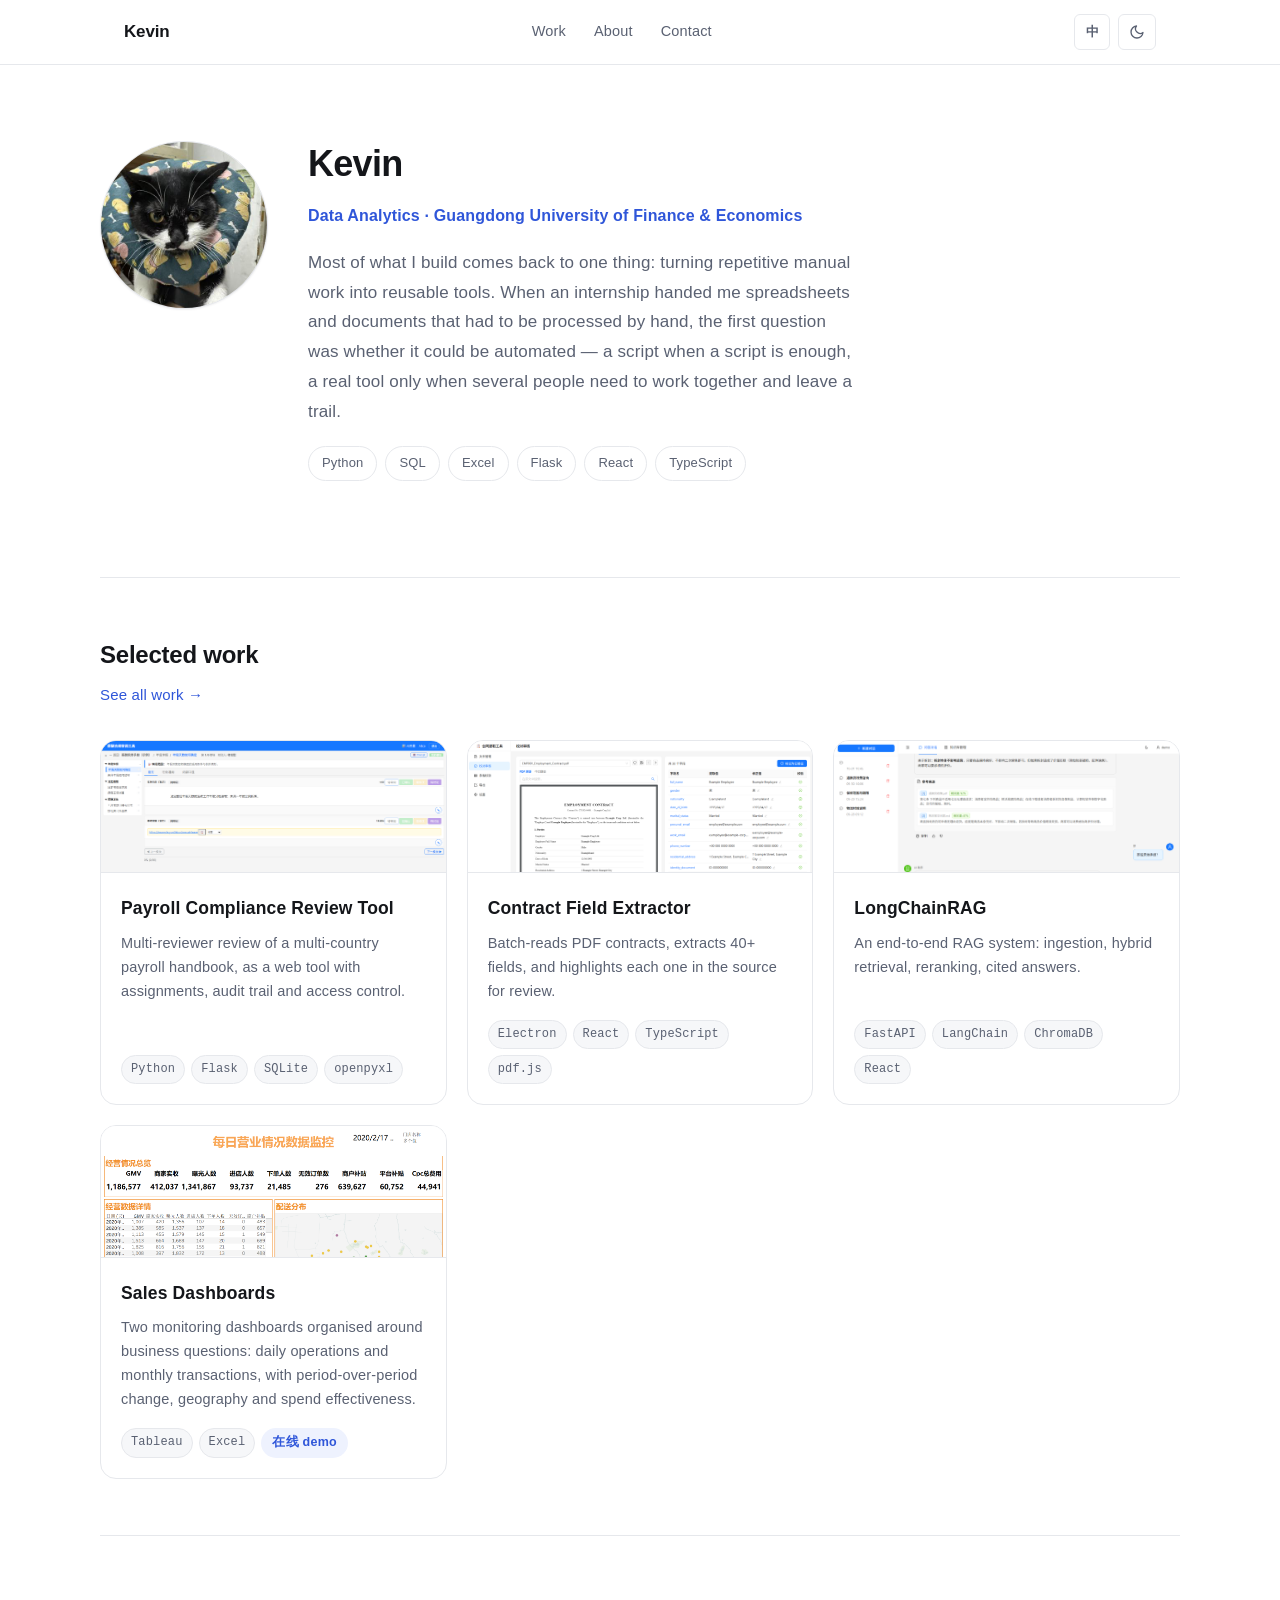
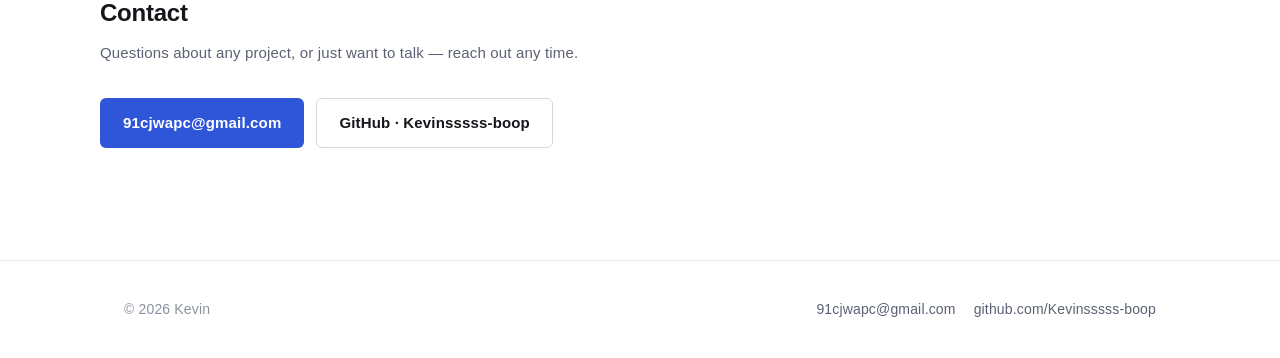
<file: index.html>
<!DOCTYPE html>
<html lang="zh-CN" data-lang="zh" data-theme="light">
<head>
<meta charset="UTF-8">
<meta name="viewport" content="width=device-width, initial-scale=1">
<title data-zh="Kevin — 作品集" data-en="Kevin — Portfolio">Kevin — 作品集</title>
<meta name="description" content="Kevin 的作品集：数据工具、桌面应用与网页小游戏。">
<script>
(function(){
  try {
    var t = localStorage.getItem('portfolio-theme');
    if (!t) t = window.matchMedia('(prefers-color-scheme: dark)').matches ? 'dark' : 'light';
    document.documentElement.setAttribute('data-theme', t);
    var l = localStorage.getItem('portfolio-lang');
    if (!l) l = (navigator.language || 'zh').toLowerCase().indexOf('zh') === 0 ? 'zh' : 'en';
    document.documentElement.setAttribute('data-lang', l);
    document.documentElement.setAttribute('lang', l === 'zh' ? 'zh-CN' : 'en');
  } catch (e) {}
})();
</script>
<link rel="stylesheet" href="assets/css/style.css">
</head>
<body>

<header class="site-header">
  <div class="wrap">
    <a class="brand" href="index.html">Kevin</a>
    <nav class="nav">
      <a href="work.html"><span class="zh">作品集</span><span class="en">Work</span></a>
      <a href="about.html"><span class="zh">关于</span><span class="en">About</span></a>
      <a href="#contact"><span class="zh">联系</span><span class="en">Contact</span></a>
    </nav>
    <div class="header-tools">
      <button class="icon-btn" id="lang-toggle" type="button" aria-label="Switch to English">EN</button>
      <button class="icon-btn" id="theme-toggle" type="button" aria-label="切换深色模式"></button>
    </div>
  </div>
</header>

<main>

  <section class="wrap hero">
    <div class="hero-grid">
      <img class="avatar" src="assets/img/avatar.jpg" alt="Kevin" width="168" height="168">

      <div>
        <h1>Kevin</h1>
        <p class="role">
          <span class="zh">数据分析 · 广东财经大学</span>
          <span class="en">Data Analytics · Guangdong University of Finance &amp; Economics</span>
        </p>
        <p class="lede">
          <span class="zh">我做的事情大多围绕同一件事：把重复的手工流程变成可复用的工具。
            实习里遇到需要人工逐条处理的表格和文档，先问能不能自动化；能用脚本解决的不写系统，
            需要多人协作和留痕的才做成工具。</span>
          <span class="en">Most of what I build comes back to one thing: turning repetitive manual work into
            reusable tools. When an internship handed me spreadsheets and documents that had to be processed
            by hand, the first question was whether it could be automated — a script when a script is enough,
            a real tool only when several people need to work together and leave a trail.</span>
        </p>
        <div class="hero-tags">
          <span class="tag">Python</span>
          <span class="tag">SQL</span>
          <span class="tag">Excel</span>
          <span class="tag">Flask</span>
          <span class="tag">React</span>
          <span class="tag">TypeScript</span>
        </div>
      </div>
    </div>
  </section>

  <section class="wrap section" id="work">
    <div class="section-head">
      <h2><span class="zh">精选作品</span><span class="en">Selected work</span></h2>
      <p>
        <span class="zh"><a href="work.html">查看全部作品 →</a></span>
        <span class="en"><a href="work.html">See all work →</a></span>
      </p>
    </div>

    <div class="cards">

      <a class="card" href="projects/payroll.html">
        <div class="card-banner"><img src="assets/img/payroll-review.png" alt=""></div>
        <div class="card-body">
          <h3><span class="zh">薪酬合规审阅工具</span><span class="en">Payroll Compliance Review Tool</span></h3>
          <p>
            <span class="zh">把一份多国薪酬规则手册的多人协作审阅，做成有分工、有留痕、有权限约束的 Web 工具。</span>
            <span class="en">Multi-reviewer review of a multi-country payroll handbook, as a web tool with assignments, audit trail and access control.</span>
          </p>
          <div class="tags">
            <span class="tag">Python</span><span class="tag">Flask</span><span class="tag">SQLite</span><span class="tag">openpyxl</span>
          </div>
        </div>
      </a>

      <a class="card" href="projects/contract-extractor.html">
        <div class="card-banner"><img src="assets/img/contract-review.png" alt=""></div>
        <div class="card-body">
          <h3><span class="zh">合同字段提取工具</span><span class="en">Contract Field Extractor</span></h3>
          <p>
            <span class="zh">批量读取 PDF 合同，自动抽取 40 多个字段，在原文中高亮对应位置供逐条核对。</span>
            <span class="en">Batch-reads PDF contracts, extracts 40+ fields, and highlights each one in the source for review.</span>
          </p>
          <div class="tags">
            <span class="tag">Electron</span><span class="tag">React</span><span class="tag">TypeScript</span><span class="tag">pdf.js</span>
          </div>
        </div>
      </a>

      <a class="card" href="projects/longchainrag.html">
        <div class="card-banner"><img src="assets/img/lcr-chat.png" alt=""></div>
        <div class="card-body">
          <h3>LongChainRAG</h3>
          <p>
            <span class="zh">检索增强问答系统的完整实现：文档入库、混合检索、重排序、带引用的回答。</span>
            <span class="en">An end-to-end RAG system: ingestion, hybrid retrieval, reranking, cited answers.</span>
          </p>
          <div class="tags">
            <span class="tag">FastAPI</span><span class="tag">LangChain</span><span class="tag">ChromaDB</span><span class="tag">React</span>
          </div>
        </div>
      </a>

      <div class="card">
        <a class="card-banner" href="demos/dashboards/" target="_blank" rel="noopener" style="text-decoration:none;">
          <img src="assets/img/dash-daily-ops.png" alt="">
        </a>
        <div class="card-body">
          <h3><a class="stretch" href="demos/dashboards/" target="_blank" rel="noopener">
            <span class="zh">销售数据仪表盘</span><span class="en">Sales Dashboards</span>
          </a></h3>
          <p>
            <span class="zh">两张按业务问题组织的监控看板：单日经营总览与月度成交分析，含环比、地理分布与投放效果。</span>
            <span class="en">Two monitoring dashboards organised around business questions: daily operations and monthly transactions, with period-over-period change, geography and spend effectiveness.</span>
          </p>
          <div class="tags">
            <span class="tag">Tableau</span><span class="tag">Excel</span>
            <span class="tag tag-accent">在线 demo</span>
          </div>
        </div>
      </div>

    </div>
  </section>

  <section class="wrap section" id="contact">
    <div class="section-head">
      <h2><span class="zh">联系</span><span class="en">Contact</span></h2>
      <p>
        <span class="zh">对哪个项目有疑问，或者想聊聊，都欢迎直接找我。</span>
        <span class="en">Questions about any project, or just want to talk — reach out any time.</span>
      </p>
    </div>

    <div class="hero-actions">
      <a class="btn btn-primary" href="mailto:91cjwapc@gmail.com">91cjwapc@gmail.com</a>
      <a class="btn btn-ghost" href="https://github.com/Kevinsssss-boop" target="_blank" rel="noopener">
        <span class="zh">GitHub · Kevinsssss-boop</span><span class="en">GitHub · Kevinsssss-boop</span>
      </a>
    </div>
  </section>

</main>

<footer class="site-footer">
  <div class="wrap">
    <div>© 2026 Kevin</div>
    <div class="footer-links">
      <a href="mailto:91cjwapc@gmail.com">91cjwapc@gmail.com</a>
      <a href="https://github.com/Kevinsssss-boop" target="_blank" rel="noopener">github.com/Kevinsssss-boop</a>
    </div>
  </div>
</footer>

<script src="assets/js/site.js" defer></script>
</body>
</html>
</file>
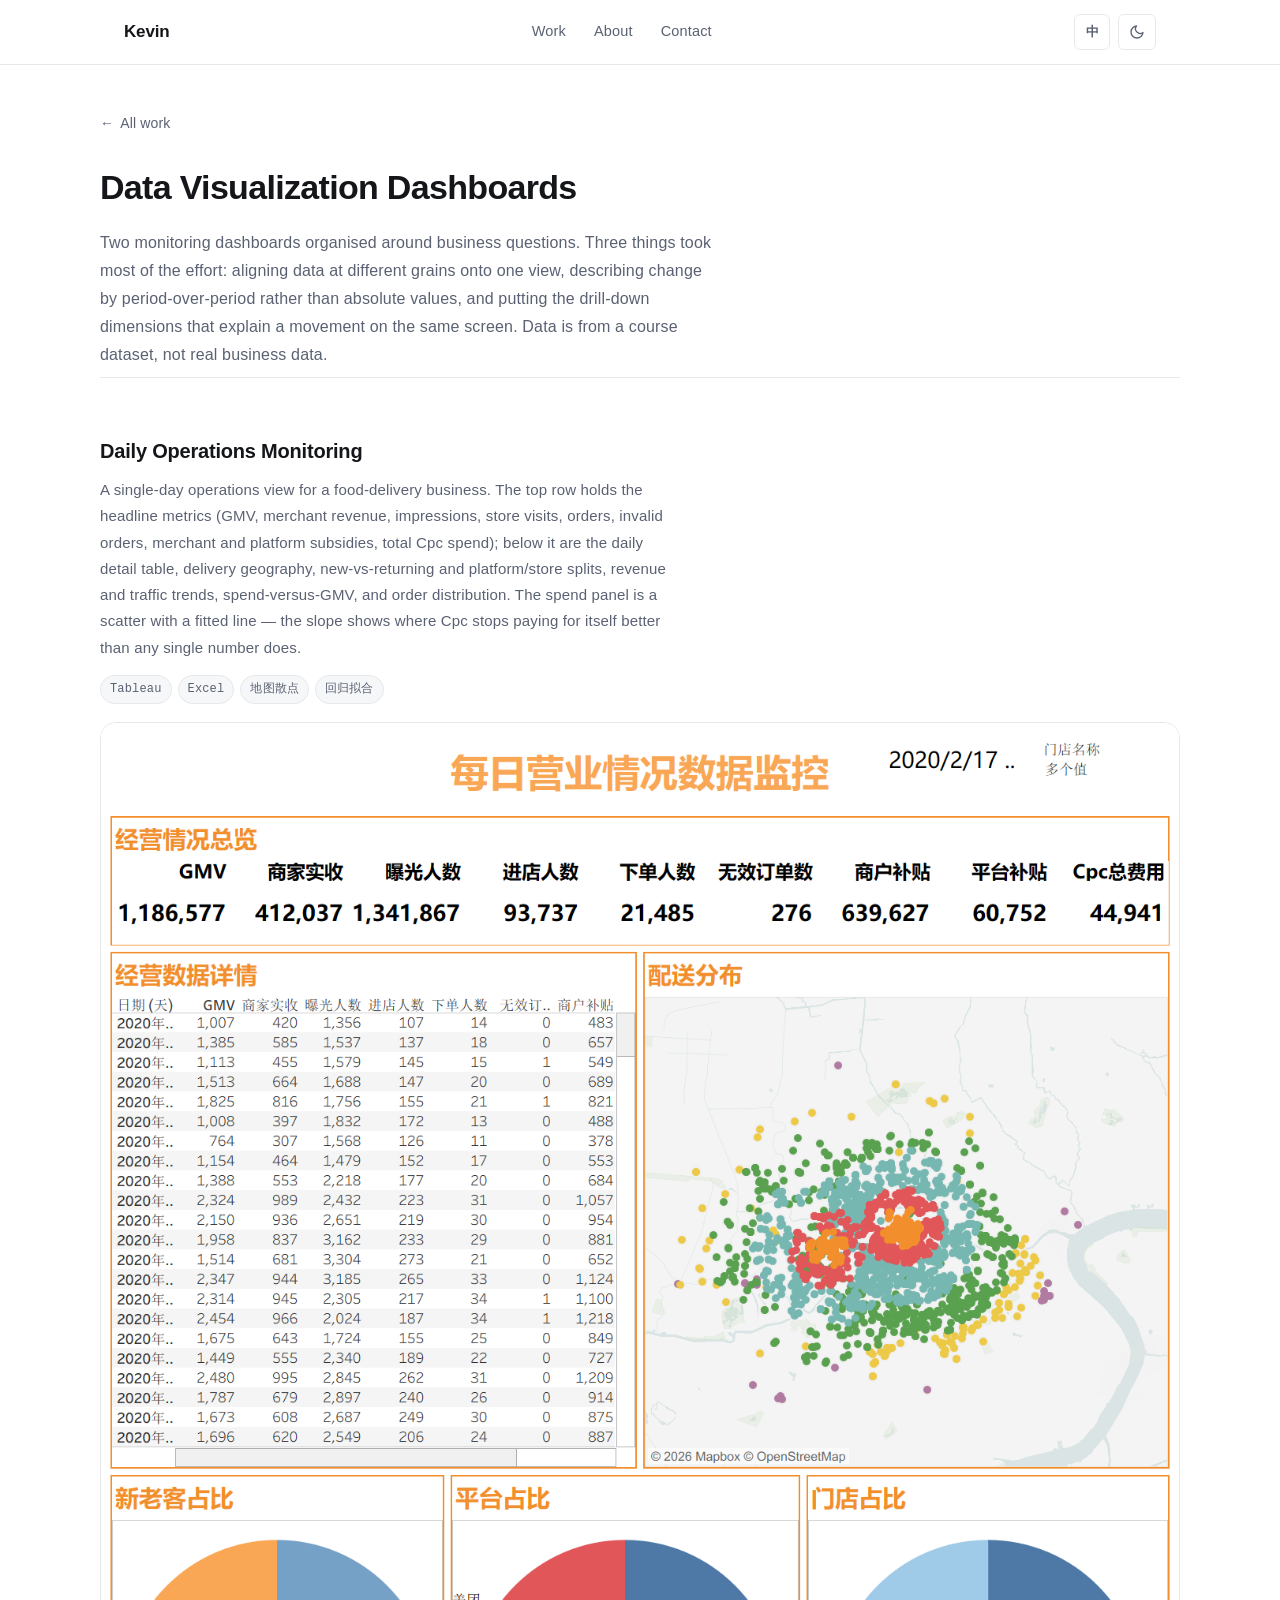
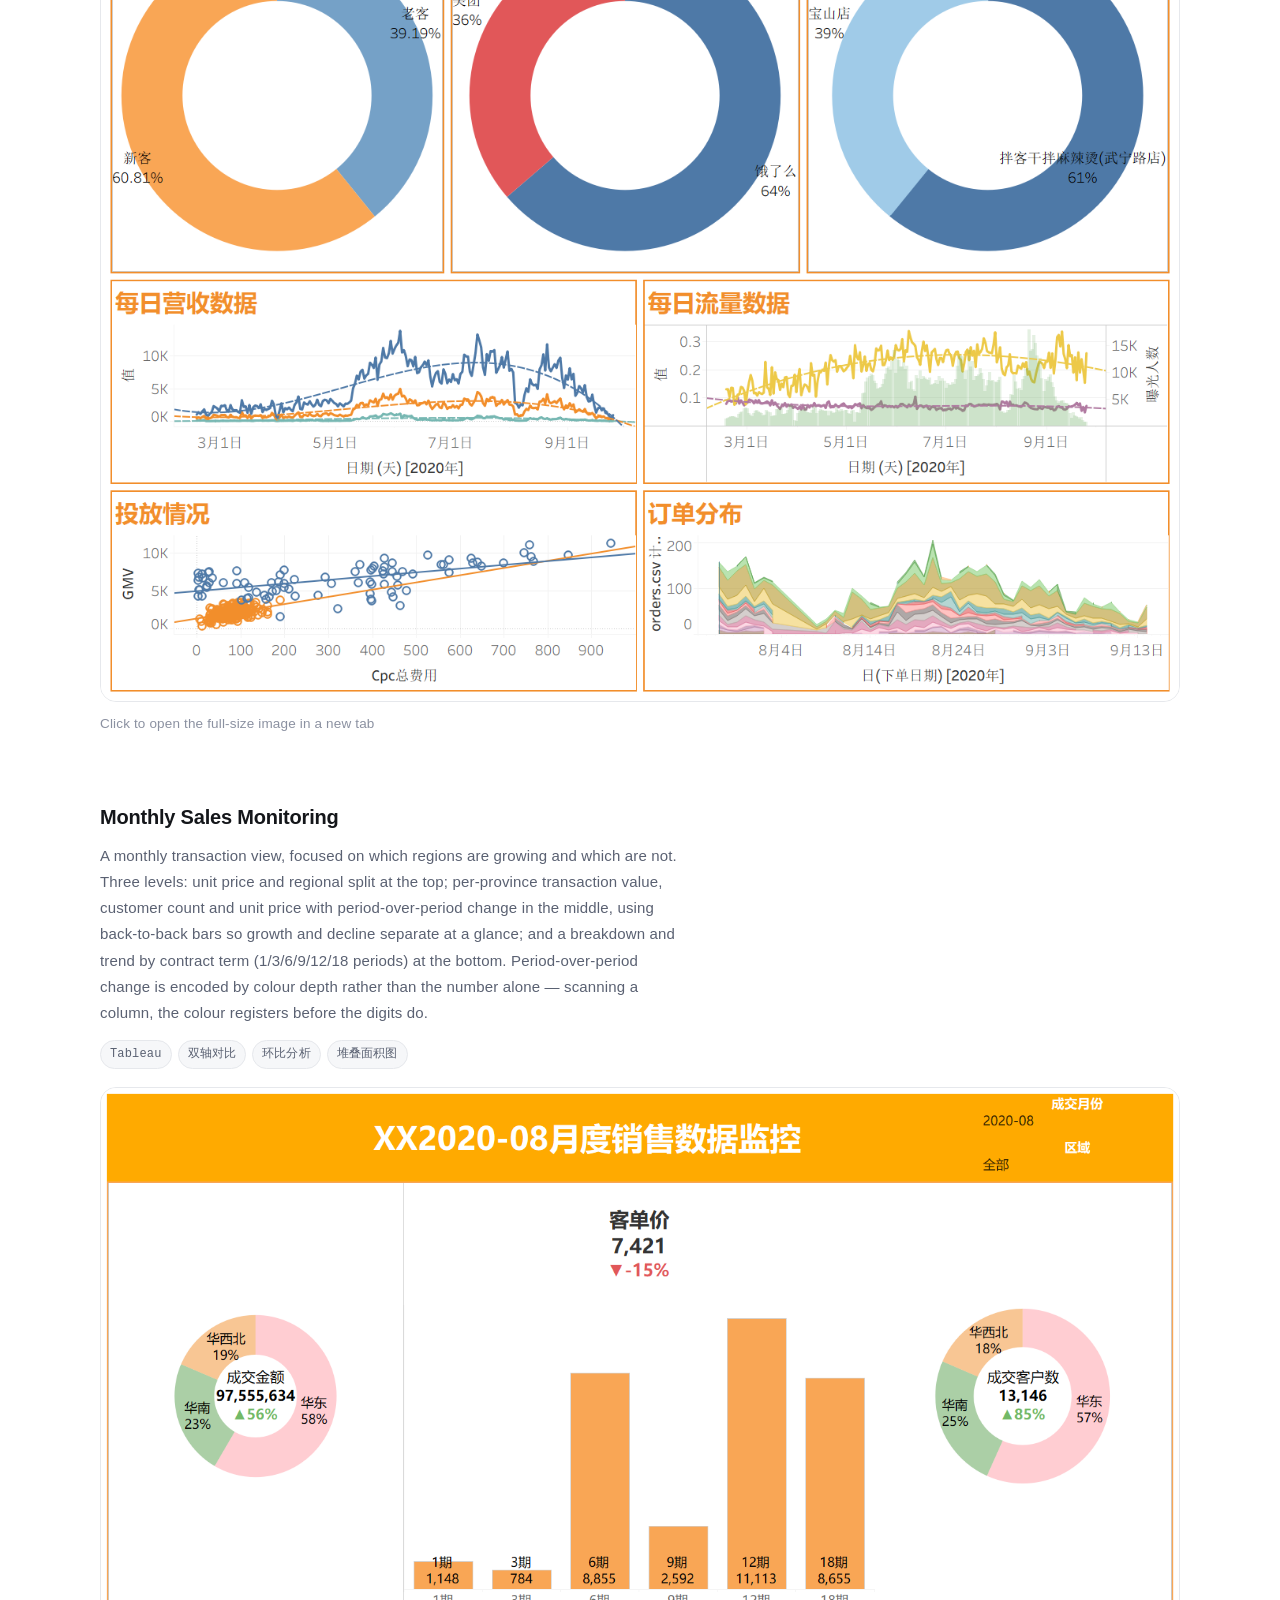
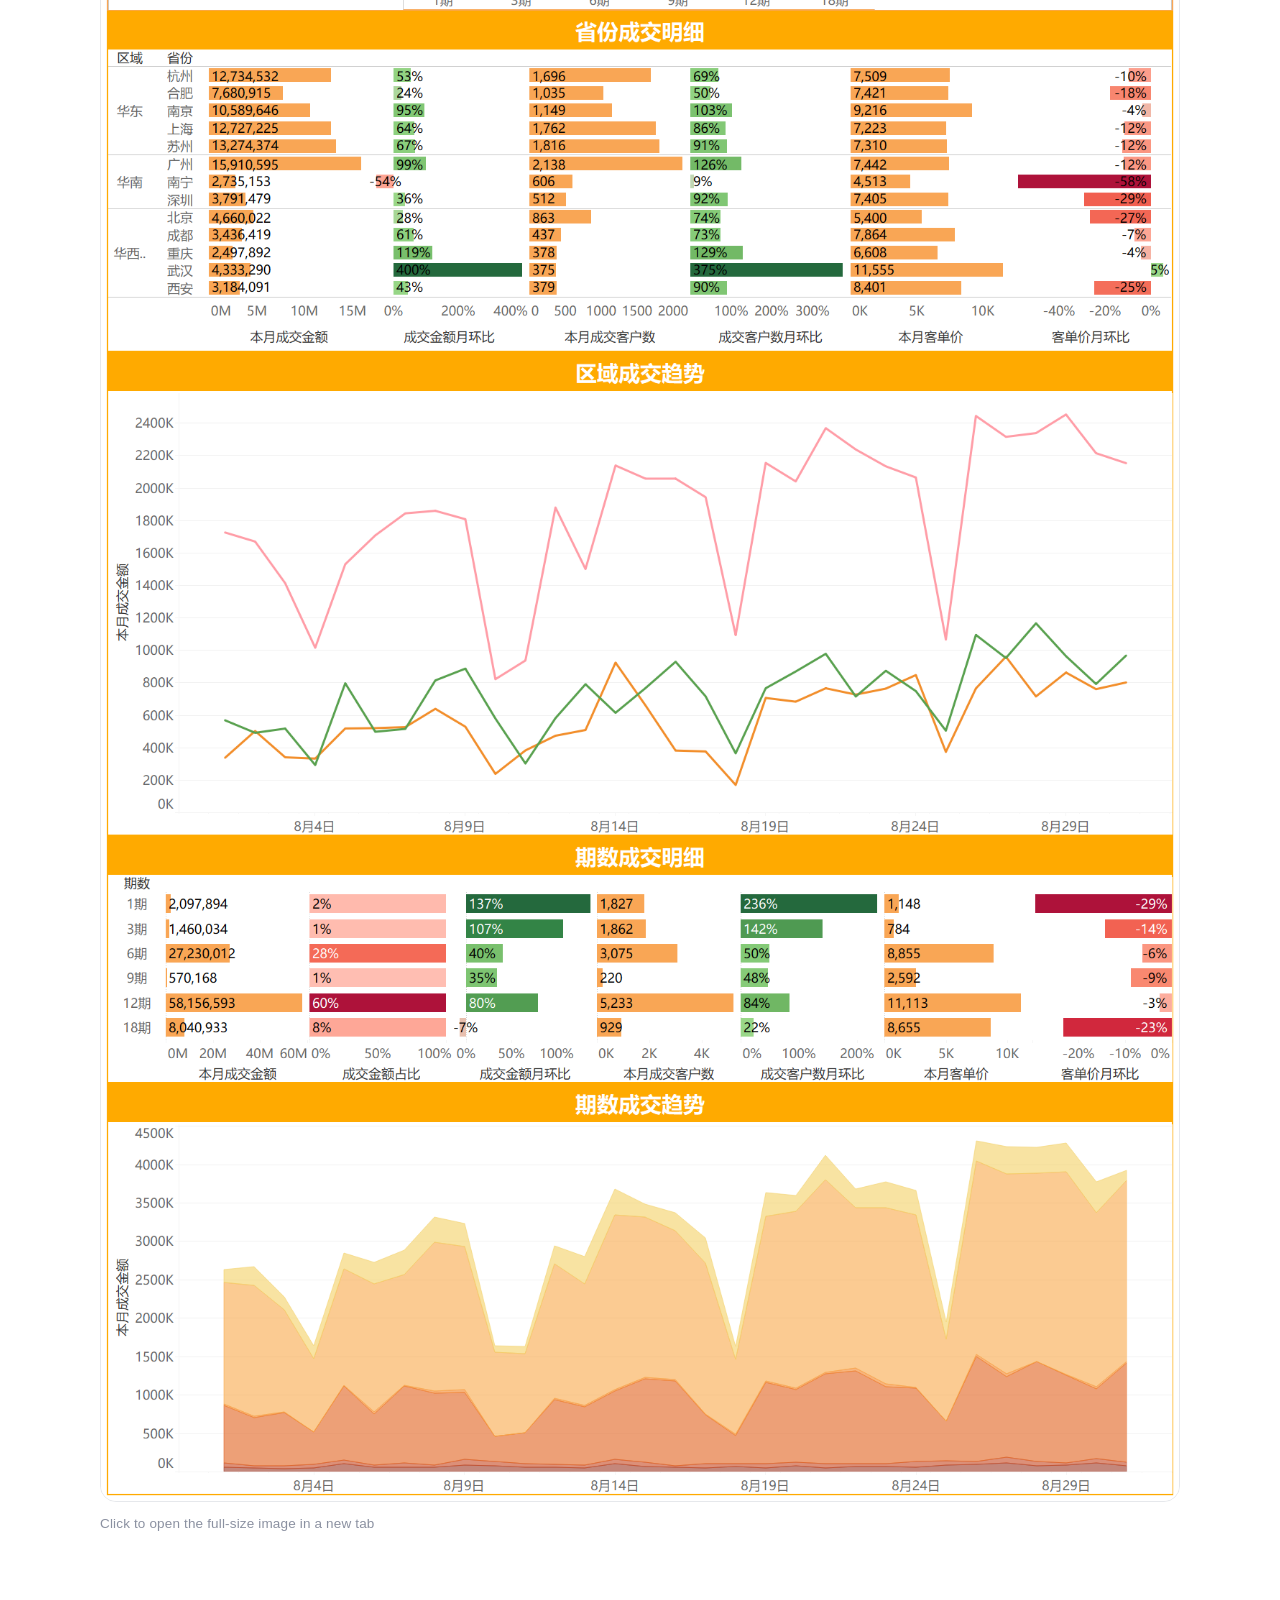
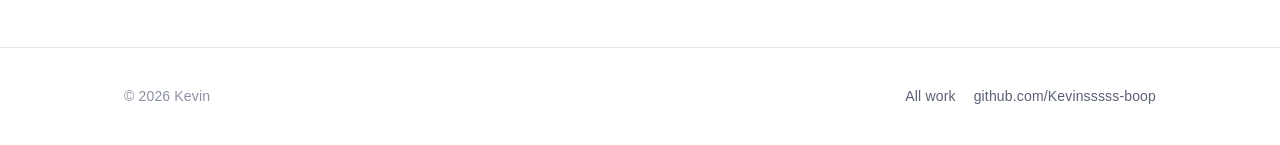
<file: demos/dashboards/index.html>
<!DOCTYPE html>
<html lang="zh-CN" data-lang="zh" data-theme="light">
<head>
<meta charset="UTF-8">
<meta name="viewport" content="width=device-width, initial-scale=1">
<title data-zh="数据可视化 — Kevin" data-en="Data Visualization — Kevin">数据可视化 — Kevin</title>
<meta name="description" content="两张销售数据仪表盘：每日营业情况监控、月度销售数据监控。">
<script>
(function(){
  try {
    var t = localStorage.getItem('portfolio-theme');
    if (!t) t = window.matchMedia('(prefers-color-scheme: dark)').matches ? 'dark' : 'light';
    document.documentElement.setAttribute('data-theme', t);
    var l = localStorage.getItem('portfolio-lang');
    if (!l) l = (navigator.language || 'zh').toLowerCase().indexOf('zh') === 0 ? 'zh' : 'en';
    document.documentElement.setAttribute('data-lang', l);
    document.documentElement.setAttribute('lang', l === 'zh' ? 'zh-CN' : 'en');
  } catch (e) {}
})();
</script>
<link rel="stylesheet" href="../../assets/css/style.css">
<style>
  /* 这两张是竖长图（1366×2000 / 1500×2800），不适合当卡片头图（那个只有 132px 高，
     会把 90% 的内容裁掉）。这里整幅铺开按容器宽度自适应，直接滚动就能读完。
     点击任意一张在新标签页打开原始尺寸的 PNG —— 图上文字很密，放大才看得清。 */
  .dash { margin: 0 0 64px; }
  .dash:last-child { margin-bottom: 0; }

  .dash-head { margin-bottom: 18px; }
  .dash-head h2 { margin: 0 0 8px; font-size: 20px; letter-spacing: -.01em; font-weight: 700; }
  .dash-head p { margin: 0 0 14px; color: var(--text-muted); font-size: 15px; line-height: 1.75; max-width: 70ch; }

  .dash-shot { display: block; }
  .dash-shot img {
    width: 100%;
    height: auto;
    display: block;
    border: 1px solid var(--border);
    border-radius: var(--radius-lg);
    background: var(--surface);
    transition: border-color .18s ease;
  }
  .dash-shot:hover img { border-color: var(--border-strong); }

  .dash-hint { margin: 10px 0 0; color: var(--text-faint); font-size: 13.5px; }
</style>
</head>
<body>

<header class="site-header">
  <div class="wrap">
    <a class="brand" href="../../index.html">Kevin</a>
    <nav class="nav">
      <a href="../../work.html"><span class="zh">作品集</span><span class="en">Work</span></a>
      <a href="../../about.html"><span class="zh">关于</span><span class="en">About</span></a>
      <a href="../../index.html#contact"><span class="zh">联系</span><span class="en">Contact</span></a>
    </nav>
    <div class="header-tools">
      <button class="icon-btn" id="lang-toggle" type="button" aria-label="Switch to English">EN</button>
      <button class="icon-btn" id="theme-toggle" type="button" aria-label="切换深色模式"></button>
    </div>
  </div>
</header>

<main>

  <section class="wrap" style="padding:44px 0 8px;">
    <a class="back-link" href="../../work.html">← <span class="zh">返回作品集</span><span class="en">All work</span></a>
    <h1 style="margin:0 0 12px;font-size:clamp(26px,4vw,34px);letter-spacing:-.02em;">
      <span class="zh">数据可视化仪表盘</span><span class="en">Data Visualization Dashboards</span>
    </h1>
    <p class="lede" style="margin:0;color:var(--text-muted);font-size:16px;line-height:1.75;max-width:70ch;">
      <span class="zh">两张按业务问题组织的监控看板。做的时候主要在处理三类事：把不同粒度的数据对齐到同一张图上、
        用环比而不是绝对值说明变化、以及在指标变动的同一屏里给出可以追下去的下钻维度。
        数据来自课程实训数据集，不是真实业务数据。</span>
      <span class="en">Two monitoring dashboards organised around business questions. Three things took most of the
        effort: aligning data at different grains onto one view, describing change by period-over-period rather than
        absolute values, and putting the drill-down dimensions that explain a movement on the same screen.
        Data is from a course dataset, not real business data.</span>
    </p>
  </section>

  <section class="wrap section">

    <figure class="dash">
      <figcaption class="dash-head">
        <h2><span class="zh">每日营业情况数据监控</span><span class="en">Daily Operations Monitoring</span></h2>
        <p>
          <span class="zh">外卖业务的单日经营看板。顶部一行是总览指标（GMV、商家实收、曝光人数、进店人数、
            下单人数、无效订单数、商户补贴、平台补贴、Cpc 总费用），往下依次是逐日明细表、配送地理分布、
            新老客与平台/门店占比、每日营收与流量趋势、投放费用与 GMV 的关系、订单量分布。
            其中投放那一块做成了散点加拟合线——Cpc 花到多少开始不划算，看斜率比看单点数字直观。</span>
          <span class="en">A single-day operations view for a food-delivery business. The top row holds the headline
            metrics (GMV, merchant revenue, impressions, store visits, orders, invalid orders, merchant and platform
            subsidies, total Cpc spend); below it are the daily detail table, delivery geography, new-vs-returning and
            platform/store splits, revenue and traffic trends, spend-versus-GMV, and order distribution. The spend panel
            is a scatter with a fitted line — the slope shows where Cpc stops paying for itself better than any single
            number does.</span>
        </p>
        <div class="tags">
          <span class="tag">Tableau</span><span class="tag">Excel</span><span class="tag">地图散点</span><span class="tag">回归拟合</span>
        </div>
      </figcaption>
      <a class="dash-shot" href="../../assets/img/dash-daily-ops.png" target="_blank" rel="noopener">
        <img src="../../assets/img/dash-daily-ops.png" alt="每日营业情况数据监控仪表盘：总览指标、逐日明细、配送分布地图、占比环图、营收与流量趋势、投放散点、订单分布">
      </a>
      <p class="dash-hint"><span class="zh">点击图片在新标签页打开原始尺寸</span><span class="en">Click to open the full-size image in a new tab</span></p>
    </figure>

    <figure class="dash">
      <figcaption class="dash-head">
        <h2><span class="zh">月度销售数据监控</span><span class="en">Monthly Sales Monitoring</span></h2>
        <p>
          <span class="zh">月度维度的成交看板，重点在「哪些区域在涨、哪些在跌」。分成三个层次：
            顶部是客单价与区域占比；中间按省份列出成交金额、成交客户数、客单价三项及其环比，
            用左右分向的条形图让增幅和跌幅一眼可分；底部是按「期数」（1/3/6/9/12/18 期）切的明细与趋势。
            环比用颜色深浅而不是只写百分比——扫描整列时，颜色比数字先被看到。</span>
          <span class="en">A monthly transaction view, focused on which regions are growing and which are not. Three
            levels: unit price and regional split at the top; per-province transaction value, customer count and unit
            price with period-over-period change in the middle, using back-to-back bars so growth and decline separate
            at a glance; and a breakdown and trend by contract term (1/3/6/9/12/18 periods) at the bottom.
            Period-over-period change is encoded by colour depth rather than the number alone — scanning a column,
            the colour registers before the digits do.</span>
        </p>
        <div class="tags">
          <span class="tag">Tableau</span><span class="tag">双轴对比</span><span class="tag">环比分析</span><span class="tag">堆叠面积图</span>
        </div>
      </figcaption>
      <a class="dash-shot" href="../../assets/img/dash-monthly-sales.png" target="_blank" rel="noopener">
        <img src="../../assets/img/dash-monthly-sales.png" alt="月度销售数据监控仪表盘：客单价、区域成交占比、省份成交明细与环比、区域成交趋势、期数成交明细与趋势" loading="lazy">
      </a>
      <p class="dash-hint"><span class="zh">点击图片在新标签页打开原始尺寸</span><span class="en">Click to open the full-size image in a new tab</span></p>
    </figure>

  </section>

</main>

<footer class="site-footer">
  <div class="wrap">
    <div>© 2026 Kevin</div>
    <div class="footer-links">
      <a href="../../work.html"><span class="zh">返回作品集</span><span class="en">All work</span></a>
      <a href="https://github.com/Kevinsssss-boop" target="_blank" rel="noopener">github.com/Kevinsssss-boop</a>
    </div>
  </div>
</footer>

<script src="../../assets/js/site.js" defer></script>
</body>
</html>
</file>
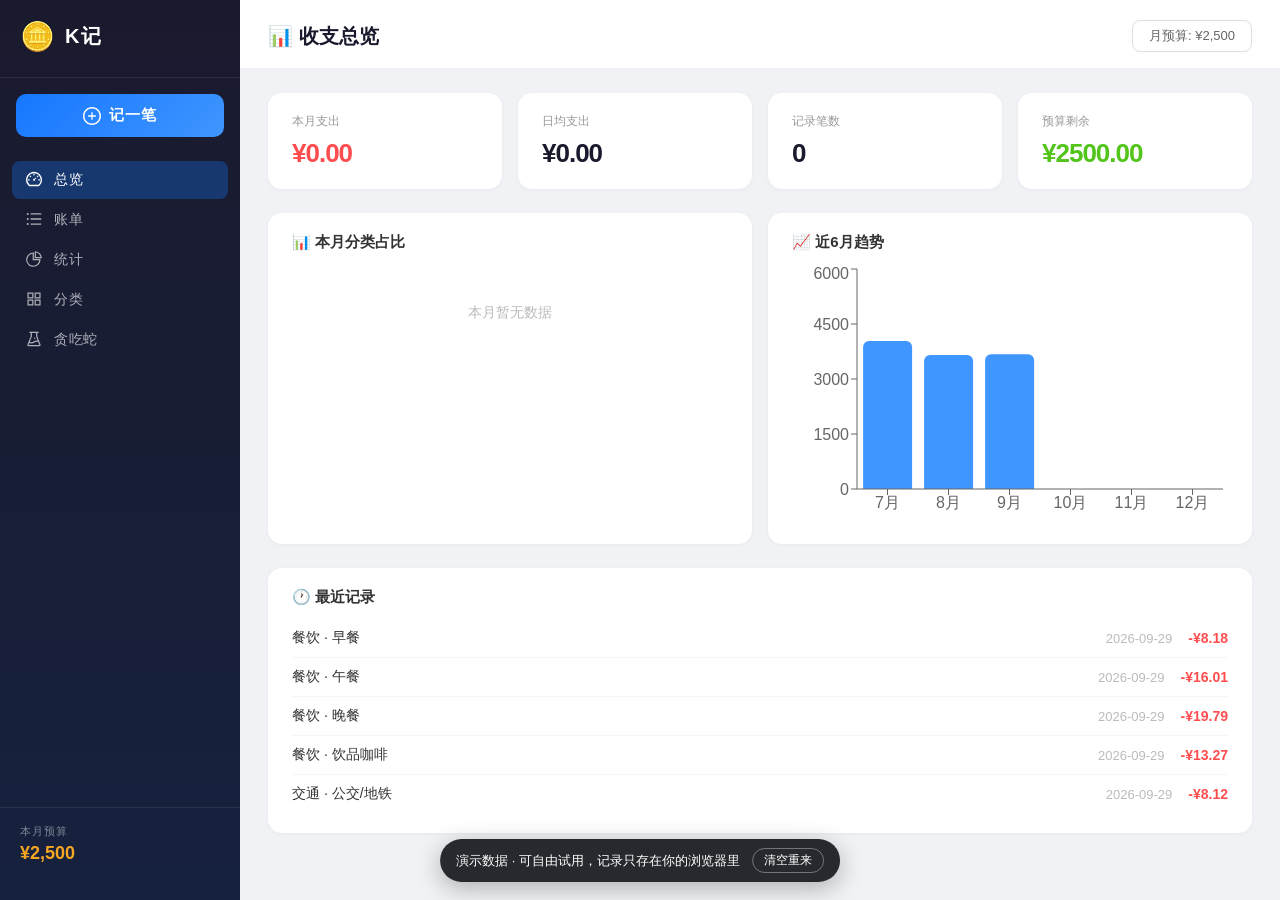
<file: demos/k-note/index.html>
<!DOCTYPE html>
<html lang="zh-CN">
  <head>
    <meta charset="UTF-8" />
    <meta name="viewport" content="width=device-width, initial-scale=1.0, maximum-scale=1.0, user-scalable=no" />
    <title>K记</title>
    <meta name="description" content="简洁的个人记账应用" />
    <meta name="theme-color" content="#1677ff" />
    <meta name="apple-mobile-web-app-capable" content="yes" />
    <meta name="apple-mobile-web-app-title" content="K记" />
    <meta name="apple-mobile-web-app-status-bar-style" content="default" />
    <!-- PWA Manifest -->
    <link rel="manifest" href="./manifest.json" />
    <style>
      /* 防止页面加载时出现白屏闪烁 */
      body {
        margin: 0;
        padding: 0;
        background-color: #f5f5f5;
      }
    </style>
    <script type="module" crossorigin src="./assets/index-DHD-LCrr.js"></script>
    <link rel="stylesheet" crossorigin href="./assets/index-nJ_z7uec.css">
    <!-- 演示用：预置样例数据。必须在应用脚本之前执行，用普通 script（非 module）保证同步加载 -->
    <script src="./demo-seed.js"></script>
  </head>
  <body>
    <div id="root">
      <!-- React 加载前的占位内容，如果长时间看到此内容说明 JS 加载失败 -->
      <div style="display:flex;align-items:center;justify-content:center;height:100vh;font-family:sans-serif;color:#999;font-size:16px;">
        ⏳ 加载中...
      </div>
    </div>
  </body>
</html>
</file>
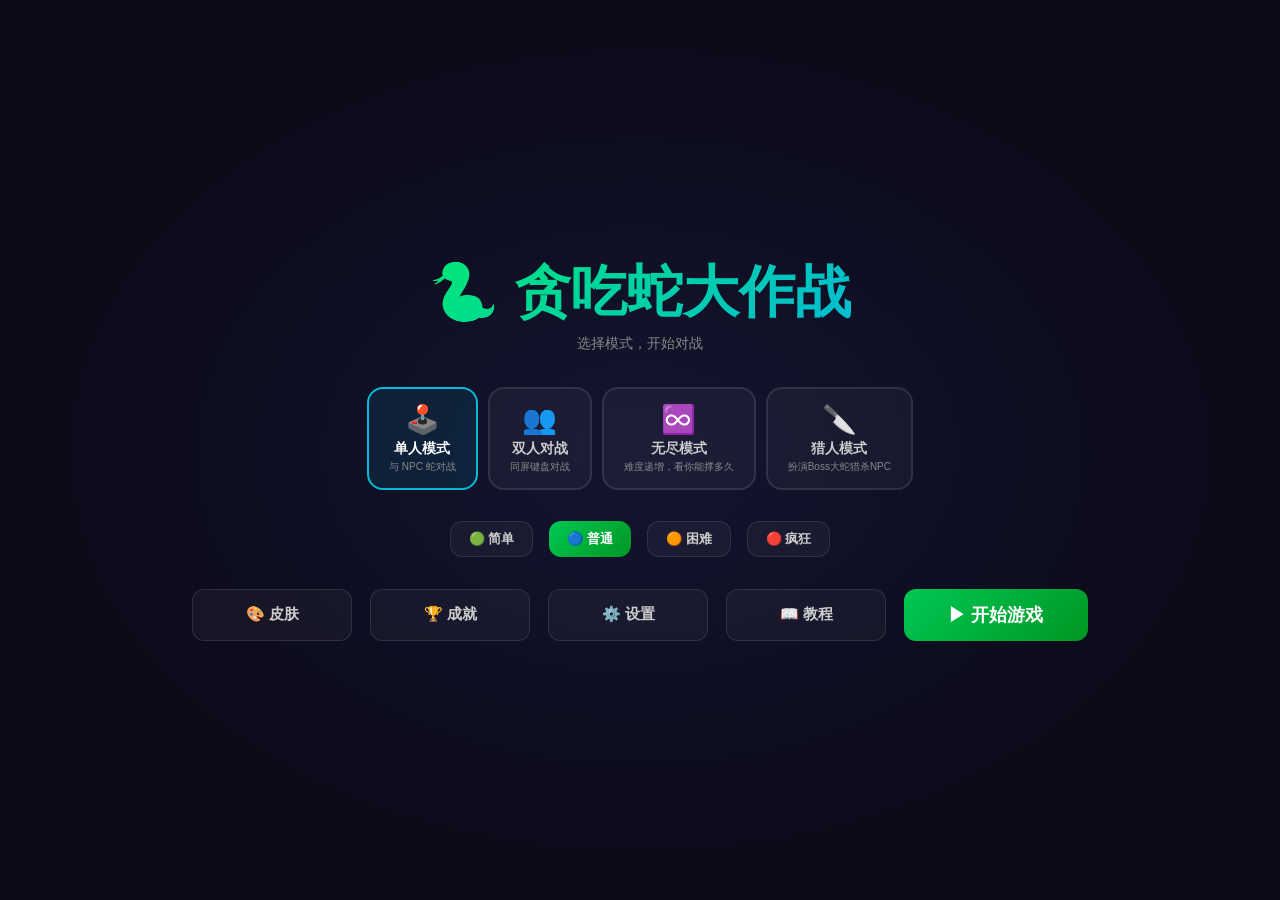
<file: demos/snake/index.html>
<!DOCTYPE html>
<html lang="zh-CN">
<head>
<meta charset="UTF-8">
<meta name="viewport" content="width=device-width, initial-scale=1.0, maximum-scale=1.0, user-scalable=no, viewport-fit=cover">
<title>🐍 贪吃蛇大作战</title>
<style>
*,*::before,*::after{margin:0;padding:0;box-sizing:border-box}
:root{--bg:#0a0a18;--surface:rgba(255,255,255,0.04);--border:rgba(255,255,255,0.1);--text:#ccc;--text-dim:#888;--accent:#00E676;--danger:#ff5252}
body{background:var(--bg);font-family:'PingFang SC','Microsoft YaHei',sans-serif;overflow:hidden;user-select:none;-webkit-user-select:none;touch-action:none;-webkit-tap-highlight-color:transparent;color:var(--text)}
canvas#game{display:block;position:fixed;top:0;left:0;z-index:1}
canvas#minimap{position:fixed;bottom:12px;right:12px;border:2px solid var(--border);border-radius:10px;z-index:40;pointer-events:none;opacity:0.75}

/* Panels */
.panel{position:fixed;top:0;left:0;width:100%;height:100%;display:flex;flex-direction:column;align-items:center;justify-content:center;z-index:50;pointer-events:auto;transition:opacity .35s ease,visibility .35s ease}
.panel.hidden{opacity:0;visibility:hidden;pointer-events:none}
#home.fading{opacity:0;pointer-events:none}
.hidden{display:none!important}
#home{background:radial-gradient(ellipse at center,#141430 0%,#0a0a18 70%)}
#home h1{font-size:clamp(36px,6vw,56px);font-weight:900;margin-bottom:4px;background:linear-gradient(135deg,#00E676,#00BCD4);-webkit-background-clip:text;-webkit-text-fill-color:transparent;background-clip:text}
#home .sub{color:var(--text-dim);font-size:14px;margin-bottom:24px}
/* Skin panel */
#skin-panel{background:rgba(0,0,0,0.88);backdrop-filter:blur(14px);-webkit-backdrop-filter:blur(14px)}
#skin-panel h2{color:#fff;font-size:26px;margin-bottom:8px}
/* Game over */
#game-over-panel{background:rgba(0,0,0,0.85);backdrop-filter:blur(10px);-webkit-backdrop-filter:blur(10px)}
#game-over-panel h2{font-size:32px;color:var(--danger);margin-bottom:4px}
#game-over-panel .winner{color:#ffd740;font-size:22px;font-weight:700;margin:6px 0}
#game-over-panel .result{color:var(--text);font-size:15px;margin:2px 0}
#game-over-panel .stats{color:var(--text-dim);font-size:12px;margin:2px 0}
/* 双人对战的成绩对照：两行，赢的那行描金边 */
#game-over-panel .versus{display:flex;flex-direction:column;gap:6px;margin:10px 0;width:280px}
#game-over-panel .vs-row{display:flex;align-items:center;justify-content:space-between;gap:12px;
  padding:8px 14px;border-radius:10px;background:rgba(255,255,255,0.04);
  border:1px solid transparent;font-size:14px;color:var(--text-dim)}
#game-over-panel .vs-row.win{border-color:#ffd740;color:#ffd740;font-weight:700;background:rgba(255,215,64,0.08)}
#game-over-panel .vs-name{font-weight:800;letter-spacing:1px}
#game-over-panel .vs-score{font-variant-numeric:tabular-nums;font-weight:700}
#game-over-panel .vs-rank{font-size:12px;opacity:.75}
.leaderboard{background:rgba(255,255,255,0.03);border-radius:12px;padding:12px 20px;margin:10px 0;max-height:160px;overflow-y:auto;width:280px}
.leaderboard h3{color:var(--accent);font-size:13px;margin-bottom:6px;text-align:center}
.leaderboard .row{display:flex;justify-content:space-between;font-size:12px;padding:2px 0;color:var(--text-dim)}
.leaderboard .row.me{color:#ffd740}
/* Achievements */
#achievements-panel{background:rgba(0,0,0,0.88);backdrop-filter:blur(14px);-webkit-backdrop-filter:blur(14px)}
#achievements-panel h2{color:#fff;font-size:26px;margin-bottom:8px}
/* Settings */
#settings-panel{background:rgba(0,0,0,0.88);backdrop-filter:blur(14px);-webkit-backdrop-filter:blur(14px)}
#settings-panel h2{color:#fff;font-size:26px;margin-bottom:14px}
.setting-row{display:flex;align-items:center;justify-content:space-between;width:260px;padding:8px 0;color:var(--text);font-size:14px}
.toggle{width:48px;height:26px;background:rgba(255,255,255,0.15);border-radius:13px;cursor:pointer;position:relative;transition:background .2s}
.toggle.on{background:var(--accent)}
.toggle::after{content:'';position:absolute;top:3px;left:3px;width:20px;height:20px;background:#fff;border-radius:50%;transition:transform .2s}
.toggle.on::after{transform:translateX(22px)}
/* Step 1.8: Settings group titles */
.setting-group-title{color:var(--text-dim);font-size:11px;font-weight:700;letter-spacing:1px;text-transform:uppercase;margin:14px 0 6px;padding-bottom:4px;border-bottom:1px solid var(--border)}

.btn{background:var(--surface);border:1px solid var(--border);color:var(--text);padding:12px 30px;border-radius:12px;font-size:15px;font-weight:600;cursor:pointer;margin:5px;transition:all .2s;font-family:inherit;min-width:160px;outline:none}
.btn:hover{background:rgba(255,255,255,0.12);color:#fff;transform:translateY(-1px)}
.btn.primary{background:linear-gradient(135deg,#00c853,#009624);border:none;color:#fff;font-size:18px;padding:14px 44px}
.btn.primary:hover{box-shadow:0 0 28px rgba(0,200,83,0.45)}
.btn.small{padding:8px 18px;font-size:13px;min-width:auto}
.btn-row{display:flex;gap:8px;flex-wrap:wrap;justify-content:center;margin-top:8px}
/* Mode select */
.mode-cards{display:flex;gap:10px;margin:10px 0 18px}
.mode-card{border:2px solid var(--border);border-radius:16px;padding:14px 20px;cursor:pointer;text-align:center;transition:all .2s;background:var(--surface);color:var(--text)}
.mode-card:hover{border-color:rgba(255,255,255,0.25)}
.mode-card.selected{border-color:#00BCD4;background:rgba(0,188,212,0.1);color:#fff}
.mode-card .icon{font-size:28px;margin-bottom:4px}
.mode-card .title{font-size:14px;font-weight:700}
.mode-card .desc{font-size:10px;color:var(--text-dim);margin-top:2px}
.skin-grid{display:flex;gap:12px;flex-wrap:wrap;justify-content:center;max-width:600px;margin-bottom:16px}
.skin-card{width:90px;height:114px;border-radius:14px;border:3px solid transparent;cursor:pointer;display:flex;flex-direction:column;align-items:center;justify-content:center;transition:all .2s;background:rgba(255,255,255,0.03)}
.skin-card:hover{background:rgba(255,255,255,0.08);transform:translateY(-2px)}
.skin-card.selected{border-color:var(--accent);box-shadow:0 0 18px rgba(0,230,118,0.25)}
.skin-preview{width:64px;height:72px;border-radius:10px;margin-bottom:5px;transition:all .3s}
.skin-name{font-size:11px;color:#aaa;font-weight:500}
/* Style-specific skin card accents */
.skin-neon.selected{border-color:#00ffff;box-shadow:0 0 22px rgba(0,255,255,0.35)}
.skin-pixel .preview-name{font-family:'Courier New',monospace}
.skin-metallic.selected{border-color:#c0c0c0;box-shadow:0 0 18px rgba(192,192,192,0.3)}
.skin-dragon.selected{border-color:#ffd700;box-shadow:0 0 22px rgba(255,215,0,0.35)}
.skin-galaxy.selected{border-color:#c77dff;box-shadow:0 0 18px rgba(199,125,255,0.3)}
.skin-cartoon.selected{border-color:#ff69b4;box-shadow:0 0 18px rgba(255,105,180,0.3)}
.skin-lava.selected{border-color:#ff4500;box-shadow:0 0 22px rgba(255,69,0,0.35)}
.skin-ice.selected{border-color:#87ceeb;box-shadow:0 0 18px rgba(135,206,235,0.35)}
/* HUD */
#hud{position:fixed;top:12px;left:50%;transform:translateX(-50%);display:flex;gap:10px;z-index:40;pointer-events:none}
.hud-box{background:rgba(10,10,30,0.8);border:1px solid var(--border);border-radius:10px;padding:5px 14px;text-align:center;backdrop-filter:blur(6px);-webkit-backdrop-filter:blur(6px)}
.hud-label{font-size:9px;color:var(--text-dim);letter-spacing:0.5px;text-transform:uppercase}
.hud-val{font-size:22px;font-weight:800;line-height:1.2}
#hud-fuel{position:fixed;bottom:30px;left:50%;transform:translateX(-50%);z-index:40;pointer-events:none;display:flex;align-items:center;gap:6px}
#hud-fuel .bar-bg{width:140px;height:6px;background:rgba(255,255,255,0.1);border-radius:3px;overflow:hidden}
#hud-fuel .bar-fill{height:100%;background:linear-gradient(90deg,#ff9100,#ffc400);border-radius:3px;transition:width .2s}
#hud-fuel .bar-label{font-size:10px;color:var(--text-dim)}

/* ---- 双人对战：两名玩家各自的计分板 ----
   贴在左上 / 右上角，互不遮挡；中间只留时间。 */
.hud-player{position:fixed;top:12px;left:12px;z-index:40;pointer-events:none;
  min-width:136px;padding:8px 12px;border-radius:10px;
  background:rgba(10,10,30,0.8);border:1px solid var(--border);
  backdrop-filter:blur(6px);-webkit-backdrop-filter:blur(6px)}
.hud-player-right{left:auto;right:12px}
.hp-head{display:flex;align-items:center;justify-content:space-between;gap:8px;margin-bottom:5px}
.hp-name{font-size:10px;font-weight:800;letter-spacing:1px;color:var(--text-dim)}
.hp-pu{font-size:13px;line-height:1}
.hp-row{display:flex;align-items:baseline;justify-content:space-between;gap:12px}
.hp-k{font-size:11px;color:var(--text-dim)}
.hp-v{font-size:18px;font-weight:800;line-height:1.35;font-variant-numeric:tabular-nums}
.hp-rank{color:#ffd740}
.hp-bar{height:5px;margin-top:6px;border-radius:3px;overflow:hidden;background:rgba(255,255,255,0.1)}
.hp-fill{height:100%;width:100%;border-radius:3px;transition:width .2s;background:linear-gradient(90deg,#ff9100,#ffc400)}

/* 双人模式下，中间那套 HUD 只保留时间 ——
   得分/排名/combo/燃料都已经挪到各自的板子上了。 */
body.mode-local #hud-box-score,
body.mode-local #hud-box-rank,
body.mode-local #hud-box-combo,
body.mode-local #hud-fuel,
body.mode-local #hud-powerup{display:none}

/* 死亡后把该玩家的板子压暗，一眼看出谁还在场上 */
.hud-player.hp-dead{opacity:.42}
#hud-powerup{position:fixed;top:80px;left:50%;transform:translateX(-50%);z-index:40;pointer-events:none;font-size:28px;animation:pulse-icon .6s ease-in-out infinite}
/* Kill feed */
#kill-feed{position:fixed;top:90px;right:12px;z-index:45;pointer-events:none;display:flex;flex-direction:column;gap:4px}
.kill-msg{background:rgba(0,0,0,0.7);color:#fff;padding:4px 10px;border-radius:6px;font-size:11px;animation:kill-in .25s ease-out, kill-out .4s ease-in 4.5s forwards}
/* Buttons during gameplay */
#btn-pause{position:fixed;top:14px;right:14px;z-index:45;background:rgba(10,10,30,0.8);border:1px solid var(--border);color:var(--text);padding:7px 14px;border-radius:9px;font-size:12px;font-weight:600;cursor:pointer;font-family:inherit}
#btn-pause:hover{color:#fff;background:rgba(20,20,50,0.9)}
#btn-pause .key{background:rgba(255,255,255,0.08);padding:1px 6px;border-radius:4px;font-size:10px;margin-left:3px}
/* Virtual joystick */
#vjoy-zone{position:fixed;bottom:0;left:0;width:50%;height:50%;z-index:30;pointer-events:auto;display:none}
#vjoy-knob{position:fixed;width:70px;height:70px;border-radius:50%;background:rgba(255,255,255,0.12);border:3px solid rgba(255,255,255,0.2);transform:translate(-50%,-50%);pointer-events:none;display:none;z-index:31}
#vjoy-base{position:fixed;width:100px;height:100px;border-radius:50%;background:rgba(255,255,255,0.04);border:2px solid rgba(255,255,255,0.08);transform:translate(-50%,-50%);pointer-events:none;display:none;z-index:31}
#boost-btn{position:fixed;bottom:40px;right:30px;width:80px;height:80px;border-radius:50%;background:rgba(255,145,0,0.2);border:3px solid rgba(255,145,0,0.4);color:#ff9100;font-size:14px;font-weight:800;display:none;align-items:center;justify-content:center;z-index:32;pointer-events:auto;letter-spacing:1px}

/* Achievements */
.ach-grid{display:grid;grid-template-columns:repeat(auto-fill,minmax(140px,1fr));gap:8px;max-width:520px;margin-bottom:12px}
.ach-card{background:rgba(255,255,255,0.05);border:1px solid var(--border);border-radius:10px;padding:10px 12px;text-align:center;opacity:0.55;transition:all .2s}
.ach-card.unlocked{opacity:1;border-color:rgba(0,230,118,0.5);background:rgba(0,230,118,0.1)}
.ach-card-icon{font-size:24px;display:block;margin-bottom:3px}
.ach-card-name{font-size:12px;font-weight:700;color:#fff;display:block}
.ach-card-desc{font-size:10px;color:var(--text-dim);display:block;margin-top:1px}
.ach-stats{display:flex;flex-wrap:wrap;gap:8px;justify-content:center;max-width:520px;margin-bottom:12px}
.stat-item{background:rgba(255,255,255,0.06);border:1px solid var(--border);border-radius:8px;padding:6px 12px;font-size:12px;color:#bbb;font-weight:500}

/* Locked skin */
.skin-card.locked{opacity:0.4;filter:grayscale(0.6);cursor:pointer}
.skin-card.locked:hover{opacity:0.55}
.skin-card.locked .skin-name::after{content:' 🔒';font-size:10px}
/* Lock hint toast */
.skin-lock-hint{position:fixed;z-index:60;pointer-events:none;background:rgba(10,10,30,0.94);border:1px solid rgba(255,215,0,0.25);border-radius:10px;padding:10px 16px;color:#ddd;font-size:12px;transform:translateX(-50%);white-space:nowrap;box-shadow:0 4px 18px rgba(0,0,0,0.55);transition:opacity .3s;animation:hint-in .25s ease-out;max-width:320px;text-align:center}

/* Achievement popup */
.ach-popup{position:fixed;top:60px;left:50%;transform:translateX(-50%);z-index:90;pointer-events:none;background:rgba(10,10,30,0.92);border:2px solid rgba(0,230,118,0.5);border-radius:14px;padding:12px 22px;display:flex;align-items:center;gap:12px;color:#fff;font-size:14px;box-shadow:0 6px 24px rgba(0,230,118,0.25);animation:combo-up 3s ease-out forwards;transition:opacity .4s}
.ach-popup .ach-icon{font-size:32px}

/* Event announcement */
.event-announce{position:fixed;top:40px;left:50%;transform:translateX(-50%);z-index:85;pointer-events:none;background:rgba(10,10,30,0.9);border:2px solid #ffd740;border-radius:14px;padding:10px 24px;text-align:center;color:#fff;font-size:13px;box-shadow:0 4px 20px rgba(0,0,0,0.5);animation:combo-up 2.4s ease-out forwards;transition:opacity .4s}

/* ===== Tutorial Panel ===== */
#tutorial-panel{background:rgba(0,0,0,0.88);backdrop-filter:blur(14px);-webkit-backdrop-filter:blur(14px);overflow-y:auto;justify-content:flex-start;padding:30px 20px 40px}
#tutorial-panel h2{color:#fff;font-size:26px;margin-bottom:16px;text-align:center}
.tutorial-container{width:100%;max-width:680px;margin:0 auto}
/* Tab bar */
.tut-tabs{display:flex;gap:6px;justify-content:center;margin-bottom:20px;flex-wrap:wrap}
.tut-tab{background:rgba(255,255,255,0.04);border:1px solid var(--border);color:var(--text-dim);padding:9px 14px;border-radius:10px;font-size:13px;font-weight:600;cursor:pointer;transition:all .2s;white-space:nowrap;font-family:inherit}
.tut-tab:hover{background:rgba(255,255,255,0.08);color:#fff}
.tut-tab.active{background:rgba(0,188,212,0.15);border-color:#00BCD4;color:#fff}
/* Tab content */
.tut-page{display:none;animation:tut-fadeIn .25s ease}
.tut-page.active{display:block}
@keyframes tut-fadeIn{from{opacity:0;transform:translateY(8px)}to{opacity:1;transform:translateY(0)}}
/* Section cards */
.tut-section{margin-bottom:16px}
.tut-section-title{font-size:15px;font-weight:700;color:#fff;margin-bottom:8px;display:flex;align-items:center;gap:8px}
.tut-cards{display:grid;grid-template-columns:repeat(auto-fill,minmax(190px,1fr));gap:8px}
.tut-card{background:rgba(255,255,255,0.04);border:1px solid var(--border);border-radius:12px;padding:12px 14px;display:flex;align-items:flex-start;gap:10px;transition:all .2s}
.tut-card:hover{background:rgba(255,255,255,0.07)}
.tut-card .tc-icon{font-size:28px;flex-shrink:0;width:36px;text-align:center;line-height:1.2}
.tut-card .tc-info{flex:1;min-width:0}
.tut-card .tc-name{font-size:13px;font-weight:700;color:#fff;display:block}
.tut-card .tc-desc{font-size:11px;color:var(--text-dim);line-height:1.5;margin-top:2px}
.tut-card .tc-extra{font-size:10px;color:#888;margin-top:3px;display:flex;flex-wrap:wrap;gap:4px}
.tut-card .tc-tag{display:inline-block;background:rgba(255,255,255,0.06);padding:2px 8px;border-radius:5px;font-size:10px;color:var(--text-dim)}
.tut-tag-accent{color:#ffd740!important;background:rgba(255,215,64,0.1)!important}
.tut-tag-danger{color:#ff5252!important;background:rgba(255,82,82,0.1)!important}
.tut-tag-info{color:#40c4ff!important;background:rgba(64,196,255,0.1)!important}
/* Full-width cards */
.tut-cards-full .tut-card{grid-column:1/-1}
/* Mode cards in tutorial */
.tut-mode-list{display:flex;flex-direction:column;gap:8px}
.tut-mode-card{background:rgba(255,255,255,0.04);border:1px solid var(--border);border-radius:12px;padding:14px 16px;display:flex;align-items:flex-start;gap:12px;transition:all .2s}
.tut-mode-card:hover{background:rgba(255,255,255,0.07)}
.tut-mode-card .tm-icon{font-size:36px;flex-shrink:0}
.tut-mode-card .tm-name{font-size:14px;font-weight:700;color:#fff;display:block}
.tut-mode-card .tm-desc{font-size:11px;color:var(--text-dim);line-height:1.5;margin-top:2px}
.tut-mode-card .tm-tags{margin-top:4px;display:flex;flex-wrap:wrap;gap:4px}
/* Difficulty table in tutorial */
.tut-diff-grid{display:grid;grid-template-columns:repeat(auto-fill,minmax(140px,1fr));gap:8px}
.tut-diff-card{background:rgba(255,255,255,0.04);border:1px solid var(--border);border-radius:10px;padding:10px 12px;text-align:center}
.tut-diff-card .td-icon{font-size:24px;display:block;margin-bottom:2px}
.tut-diff-card .td-name{font-size:13px;font-weight:700;color:#fff;display:block}
.tut-diff-card .td-stats{font-size:10px;color:var(--text-dim);line-height:1.6;margin-top:3px}
/* Achievement cards in tutorial */
.tut-ach-grid{display:grid;grid-template-columns:repeat(auto-fill,minmax(180px,1fr));gap:8px}
.tut-ach-card{background:rgba(255,255,255,0.04);border:1px solid var(--border);border-radius:10px;padding:10px 12px;display:flex;align-items:center;gap:10px}
.tut-ach-card .ta-icon{font-size:28px;flex-shrink:0}
.tut-ach-card .ta-name{font-size:12px;font-weight:700;color:#fff;display:block}
.tut-ach-card .ta-desc{font-size:10px;color:var(--text-dim)}
/* Close button */
.tut-close{position:absolute;top:16px;right:20px;background:none;border:none;color:var(--text-dim);font-size:24px;cursor:pointer;padding:6px 10px;border-radius:8px;transition:all .2s;font-family:inherit;line-height:1}
.tut-close:hover{color:#fff;background:rgba(255,255,255,0.08)}

/* ===== Tutorial Skin List ===== */
.tut-skin-list{display:flex;flex-direction:column;gap:10px}
.tut-skin-row{display:flex;align-items:center;gap:14px;background:rgba(255,255,255,0.03);border:1px solid var(--border);border-radius:14px;padding:12px 16px;transition:all .2s}
.tut-skin-row:hover{background:rgba(255,255,255,0.06)}
/* Mini snake preview — simulates in-game look */
.tut-skin-preview{position:relative;flex-shrink:0;width:72px;height:32px}
.tut-skin-preview .s-body{position:absolute;top:8px;left:18px;width:50px;height:16px;border-radius:10px}
.tut-skin-preview .s-head{position:absolute;top:3px;left:0;width:26px;height:26px;border-radius:50%}
.tut-skin-preview .s-eye{position:absolute;top:9px;left:14px;width:7px;height:7px;background:#fff;border-radius:50%}
.tut-skin-preview .s-pupil{position:absolute;top:10px;left:16px;width:3.5px;height:3.5px;background:#111;border-radius:50%}
.tut-skin-preview .s-shine{position:absolute;top:5px;left:10px;width:5px;height:5px;background:rgba(255,255,255,0.4);border-radius:50%}
/* Style-specific preview effects */
.tut-skin-preview.style-neon .s-body{box-shadow:0 0 14px 3px var(--s-glow)}
.tut-skin-preview.style-neon .s-head{box-shadow:0 0 14px 3px var(--s-glow)}
.tut-skin-preview.style-pixel .s-body{border-radius:3px}
.tut-skin-preview.style-pixel .s-head{border-radius:3px}
.tut-skin-preview.style-metallic .s-body{background:linear-gradient(180deg,var(--s-head) 0%,var(--s-body) 30%,#fff 50%,var(--s-body) 70%,var(--s-dark) 100%)!important}
.tut-skin-preview.style-metallic .s-head{background:linear-gradient(135deg,#fff 0%,var(--s-head) 40%,var(--s-dark) 100%)!important}
.tut-skin-preview.style-dragon .s-head{box-shadow:0 0 10px 2px rgba(255,215,0,0.5)}
.tut-skin-preview.style-dragon .s-body{background:linear-gradient(90deg,var(--s-head),var(--s-body),var(--s-dark))!important}
.tut-skin-preview.style-dragon::after{content:'';position:absolute;top:-3px;left:6px;width:6px;height:8px;background:var(--s-head);border-radius:40% 40% 0 0;transform:rotate(-15deg)}
.tut-skin-preview.style-dragon::before{content:'';position:absolute;top:-3px;left:15px;width:6px;height:8px;background:var(--s-head);border-radius:40% 40% 0 0;transform:rotate(15deg)}
.tut-skin-preview.style-galaxy .s-body{background:linear-gradient(90deg,#4a0080,#7b2cbf,#c77dff,#7b2cbf)!important;box-shadow:0 0 8px 2px rgba(199,125,255,0.3)}
.tut-skin-preview.style-galaxy .s-head{background:radial-gradient(circle at 40% 35%,#c77dff,#7b2cbf)!important}
.tut-skin-preview.style-cartoon .s-body{border-radius:14px;border:2px solid rgba(255,255,255,0.2)}
.tut-skin-preview.style-cartoon .s-head{border:2px solid rgba(255,255,255,0.2)}
.tut-skin-preview.style-cartoon .s-eye{width:9px;height:9px;top:7px;left:13px;background:#fff}
.tut-skin-preview.style-cartoon .s-pupil{width:5px;height:5px;top:8px;left:15px;background:#111}
.tut-skin-preview.style-cartoon::after{content:'';position:absolute;top:18px;left:9px;width:8px;height:4px;border-bottom:2px solid rgba(0,0,0,0.3);border-radius:0 0 50% 50%}
.tut-skin-preview.style-lava .s-body{background:linear-gradient(90deg,#ff8c00,#ff4500,#8b0000)!important;box-shadow:0 0 10px 2px rgba(255,69,0,0.4)}
.tut-skin-preview.style-lava .s-head{background:radial-gradient(circle at 40% 35%,#ffcc00,#ff4500)!important}
.tut-skin-preview.style-ice .s-body{background:linear-gradient(180deg,#e0ffff,#87ceeb,#4682b4)!important;box-shadow:0 0 8px 2px rgba(135,206,235,0.35)}
.tut-skin-preview.style-ice .s-head{background:radial-gradient(circle at 40% 35%,#fff,#87ceeb)!important}
/* Skin row info */
.tut-skin-row .ts-info{flex:1;min-width:0}
.tut-skin-row .ts-name{font-size:14px;font-weight:700;color:#fff;display:block}
.tut-skin-row .ts-desc{font-size:11px;color:var(--text-dim);margin-top:1px}
.tut-skin-row .ts-unlock{font-size:11px;margin-top:3px;display:flex;align-items:center;gap:5px}
.tut-skin-row .ts-tag{display:inline-block;padding:2px 8px;border-radius:5px;font-size:10px}
.tut-skin-row .ts-tag.free{background:rgba(0,230,118,0.12);color:#69f0ae}
.tut-skin-row .ts-tag.locked{background:rgba(255,255,255,0.05);color:var(--text-dim)}

@keyframes pulse-icon{0%,100%{transform:translateX(-50%) scale(1)}50%{transform:translateX(-50%) scale(1.2)}}
@keyframes kill-in{from{transform:translateX(60px);opacity:0}to{transform:translateX(0);opacity:1}}
@keyframes kill-out{to{transform:translateX(60px);opacity:0}}
/* Combo popup */
.combo-pop{position:fixed;z-index:42;pointer-events:none;font-weight:900;animation:combo-up .8s ease-out forwards}
@keyframes combo-up{0%{transform:translateY(0) scale(0.5);opacity:1}100%{transform:translateY(-60px) scale(1.3);opacity:0}}

/* Step 1.4: Score Popup */
.score-popup{position:fixed;z-index:42;pointer-events:none;font-weight:900;font-size:16px;text-shadow:0 1px 3px rgba(0,0,0,0.6),0 0 8px currentColor;animation:score-float .8s ease-out forwards;white-space:nowrap}
@keyframes score-float{0%{transform:translateY(0) scale(0.6);opacity:1}50%{opacity:1}100%{transform:translateY(-65px) scale(1.15);opacity:0}}
/* Step 1.4: Combo Level-Up Border Flash */
.border-flash{position:fixed;top:0;left:0;width:100%;height:100%;pointer-events:none;z-index:35;border:4px solid transparent;animation:border-flash-anim .5s ease-out forwards}
@keyframes border-flash-anim{0%{border-color:#00E676;box-shadow:inset 0 0 30px rgba(0,230,118,0.4)}30%{border-color:#ffd93d;box-shadow:inset 0 0 40px rgba(255,217,61,0.4)}60%{border-color:#ff9100;box-shadow:inset 0 0 30px rgba(255,145,0,0.3)}100%{border-color:transparent;box-shadow:none}}

/* Step 1.5: Danger Vignette */
.danger-vignette{position:fixed;top:0;left:0;width:100%;height:100%;pointer-events:none;z-index:30;box-shadow:inset 0 0 120px 60px rgba(255,40,40,0.45);transition:opacity .15s ease-out}
/* Step 1.5: Shield Break Flash */
.shield-break-flash{position:fixed;top:0;left:0;width:100%;height:100%;pointer-events:none;z-index:38;background:radial-gradient(circle,rgba(64,196,255,0.6) 0%,rgba(255,255,255,0.3) 40%,transparent 70%);animation:shield-break .25s ease-out forwards}
@keyframes shield-break{0%{opacity:1}100%{opacity:0}}

/* Step 1.7: In-Game Hint Toast */
.hint-toast{position:fixed;bottom:80px;left:50%;transform:translateX(-50%);z-index:45;pointer-events:none;background:rgba(10,10,30,0.88);border:1px solid rgba(255,255,255,0.15);border-radius:12px;padding:10px 22px;color:#fff;font-size:13px;font-weight:600;text-align:center;white-space:nowrap;backdrop-filter:blur(8px);-webkit-backdrop-filter:blur(8px);box-shadow:0 4px 20px rgba(0,0,0,0.5);animation:hint-in .3s ease-out,hint-out .4s ease-in 2.7s forwards}
@keyframes hint-in{from{opacity:0;transform:translateX(-50%) translateY(15px)}to{opacity:1;transform:translateX(-50%) translateY(0)}}
@keyframes hint-out{from{opacity:1}to{opacity:0}}

@media(max-width:768px){
  #vjoy-zone,#vjoy-base,#vjoy-knob,#boost-btn{display:block}
  #boost-btn{display:flex}
  #hud{top:8px;gap:6px}
  .hud-box{padding:4px 10px}
  .hud-val{font-size:18px}
  .btn{padding:10px 24px;font-size:14px;min-width:140px}
}
@media(min-width:769px){
  #vjoy-zone,#vjoy-base,#vjoy-knob,#boost-btn{display:none!important}
}

</style>
</head>
<body>

<canvas id="game"></canvas>
<canvas id="minimap" width="140" height="105"></canvas>
<div id="error-overlay" style="display:none;position:fixed;top:0;left:0;width:100%;height:100%;z-index:100;background:rgba(0,0,0,0.85);flex-direction:column;align-items:center;justify-content:center;color:#ff5252;font-family:'PingFang SC','Microsoft YaHei',sans-serif">
  <div style="font-size:24px;font-weight:700;margin-bottom:12px">⚠ 游戏出错</div>
  <div id="error-msg" style="font-size:14px;color:#ccc;max-width:80%;text-align:center;word-break:break-all"></div>
  <button class="btn" style="margin-top:20px" onclick="location.reload()">🔄 刷新页面</button>
</div>

<!-- Home -->
<div id="home" class="panel">
  <h1>🐍 贪吃蛇大作战</h1>
  <div class="sub">选择模式，开始对战</div>
  <div class="mode-cards">
    <div class="mode-card selected" data-mode="single" onclick="selectMode('single')">
      <div class="icon">🕹️</div><div class="title">单人模式</div><div class="desc">与 NPC 蛇对战</div>
    </div>
    <div class="mode-card" data-mode="local" onclick="selectMode('local')">
      <div class="icon">👥</div><div class="title">双人对战</div><div class="desc">同屏键盘对战</div>
    </div>
    <div class="mode-card" data-mode="endless" onclick="selectMode('endless')">
      <div class="icon">♾️</div><div class="title">无尽模式</div><div class="desc">难度递增，看你能撑多久</div>
    </div>
    <div class="mode-card" data-mode="hunter" onclick="selectMode('hunter')">
      <div class="icon">🔪</div><div class="title">猎人模式</div><div class="desc">扮演Boss大蛇猎杀NPC</div>
    </div>
  </div>

  <!-- Step 1.6: Difficulty Selection -->
  <div id="difficulty-row" style="display:flex;gap:6px;justify-content:center;margin:8px 0 14px;flex-wrap:wrap"></div>
  <div class="btn-row">
    <button class="btn" onclick="buildSkinGrid();showPanel('skin-panel')">🎨 皮肤</button>
    <button class="btn" onclick="showAchievementPanel()">🏆 成就</button>
    <button class="btn" onclick="showPanel('settings-panel')">⚙️ 设置</button>
    <button class="btn" onclick="showTutorialPanel()">📖 教程</button>
    <button class="btn primary" onclick="startGame()">▶ 开始游戏</button>
  </div>
</div>

<!-- Skin -->
<div id="skin-panel" class="panel hidden">
  <h2>🎨 选择皮肤</h2>
  <div class="skin-grid" id="skin-grid"></div>
  <button class="btn primary" onclick="hidePanel('skin-panel')">✓ 确认</button>
</div>

<!-- Achievements -->
<div id="achievements-panel" class="panel hidden">
  <h2>🏆 成就 & 统计</h2>
  <div class="ach-grid" id="ach-grid"></div>
  <div class="ach-stats" id="ach-stats"></div>
  <button class="btn primary" onclick="hideAchievementPanel()">✓ 确认</button>
</div>

<!-- Settings -->
<div id="settings-panel" class="panel hidden">
  <h2>⚙️ 设置</h2>

  <!-- Audio -->
  <div class="setting-group-title">🔊 音频</div>
  <div class="setting-row"><span>音效</span><div class="toggle on" id="tgl-sfx" onclick="toggleSetting('sfx')"></div></div>
  <div class="setting-row"><span>粒子特效</span><div class="toggle on" id="tgl-particles" onclick="toggleSetting('particles')"></div></div>
  <div class="setting-row"><span>震动反馈</span><div class="toggle on" id="tgl-shake" onclick="toggleSetting('shake')"></div></div>

  <!-- Controls (Step 1.3 + 1.8) -->
  <div class="setting-group-title">🎮 控制</div>
  <div class="setting-row">
    <span>P1 控制模式</span>
    <select id="sel-controlMode" onchange="setControlMode(this.value)" style="background:var(--surface);border:1px solid var(--border);color:var(--text);padding:4px 8px;border-radius:6px;font-size:12px;cursor:pointer">
      <option value="mouse">🖱️ 鼠标</option>
      <option value="keyboard">⌨️ 键盘(方向键)</option>
    </select>
  </div>

  <!-- Display (Step 1.8) -->
  <div class="setting-group-title">🖥️ 显示</div>
  <div class="setting-row"><span>小地图</span><div class="toggle on" id="tgl-minimap" onclick="toggleSetting('minimap')"></div></div>
  <div class="setting-row"><span>击杀信息</span><div class="toggle on" id="tgl-killfeed" onclick="toggleSetting('killfeed')"></div></div>
  <div class="setting-row"><span>Combo 弹窗</span><div class="toggle on" id="tgl-combopop" onclick="toggleSetting('combopop')"></div></div>

  <!-- Danger Zone: Reset Data -->
  <button class="btn" onclick="confirmResetData()" style="margin-top:14px;color:#ff5252;border-color:#ff525244">🗑️ 清除所有数据</button>

  <button class="btn primary" onclick="hidePanel('settings-panel')" style="margin-top:10px">✓ 确认</button>
</div>

<!-- Tutorial -->
<div id="tutorial-panel" class="panel hidden">
  <button class="tut-close" onclick="hideTutorialPanel()">✕</button>
  <h2>📖 新手指南</h2>
  <div class="tutorial-container">
    <div class="tut-tabs">
      <button class="tut-tab active" onclick="switchTutorialTab('controls')">🎮 操作</button>
      <button class="tut-tab" onclick="switchTutorialTab('modes')">🕹️ 模式</button>
      <button class="tut-tab" onclick="switchTutorialTab('items')">🎒 道具</button>
      <button class="tut-tab" onclick="switchTutorialTab('food')">🍎 食物</button>
      <button class="tut-tab" onclick="switchTutorialTab('mechanics')">⚙️ 机制</button>
      <button class="tut-tab" onclick="switchTutorialTab('skins')">🎨 皮肤 & 成就</button>
    </div>

    <!-- Tab: 操作 -->
    <div class="tut-page active" data-tut="controls">
      <div class="tut-section">
        <div class="tut-section-title">🖱️ 移动控制</div>
        <div class="tut-cards">
          <div class="tut-card"><span class="tc-icon">🖱️</span><div class="tc-info"><span class="tc-name">鼠标模式</span><span class="tc-desc">移动鼠标控制蛇的方向，蛇头始终朝向光标位置</span><span class="tc-tag tut-tag-info">默认</span></div></div>
          <div class="tut-card"><span class="tc-icon">⌨️</span><div class="tc-info"><span class="tc-name">键盘模式</span><span class="tc-desc">方向键 ↑↓←→ 控制移动，8方向精准操控</span><span class="tc-tag">设置切换</span></div></div>
          <div class="tut-card"><span class="tc-icon">📱</span><div class="tc-info"><span class="tc-name">虚拟摇杆</span><span class="tc-desc">手机端自动启用，左半屏滑动操控方向</span><span class="tc-tag tut-tag-info">自动</span></div></div>
          <div class="tut-card"><span class="tc-icon">👥</span><div class="tc-info"><span class="tc-name">双人模式 P2</span><span class="tc-desc">W A S D 移动 + Tab 加速，同屏对战</span></div></div>
        </div>
      </div>
      <div class="tut-section">
        <div class="tut-section-title">⚡ 加速 (Boost)</div>
        <div class="tut-cards">
          <div class="tut-card"><span class="tc-icon">␣</span><div class="tc-info"><span class="tc-name">空格 / Shift</span><span class="tc-desc">按住加速，速度从 175 → 320，消耗燃料</span><span class="tc-tag tut-tag-accent">核心操作</span></div></div>
          <div class="tut-card"><span class="tc-icon">🔋</span><div class="tc-info"><span class="tc-name">燃料管理</span><span class="tc-desc">上限 3 秒，自动回复 0.35/秒。猎人模式 ×3 倍</span></div></div>
          <div class="tut-card"><span class="tc-icon">📱</span><div class="tc-info"><span class="tc-name">手机 Boost</span><span class="tc-desc">按住右下角 BOOST 按钮即可加速</span></div></div>
        </div>
      </div>
      <div class="tut-section">
        <div class="tut-section-title">⌨️ 快捷键</div>
        <div class="tut-cards">
          <div class="tut-card"><span class="tc-icon">P</span><div class="tc-info"><span class="tc-name">暂停 / 继续</span><span class="tc-desc">游戏中按 P 键暂停或恢复</span></div></div>
          <div class="tut-card"><span class="tc-icon">Esc</span><div class="tc-info"><span class="tc-name">返回主页</span><span class="tc-desc">游戏进行中按 Esc 直接退出</span></div></div>
        </div>
      </div>
    </div>

    <!-- Tab: 模式 -->
    <div class="tut-page" data-tut="modes">
      <div class="tut-mode-list">
        <div class="tut-mode-card"><span class="tm-icon">🕹️</span><div class="tc-info"><span class="tm-name">单人模式</span><span class="tm-desc">经典对战，与 10 条 NPC 蛇同场竞技。限时 180 秒，按分数排名。</span><div class="tm-tags"><span class="tc-tag">限时3分钟</span><span class="tc-tag">缩圈机制</span><span class="tc-tag">难度可选</span></div></div></div>
        <div class="tut-mode-card"><span class="tm-icon">👥</span><div class="tc-info"><span class="tm-name">双人对战</span><span class="tm-desc">两名玩家同屏对战 + NPC。P1 鼠标/键盘，P2 用 WASD + Tab 加速。</span><div class="tm-tags"><span class="tc-tag">限时3分钟</span><span class="tc-tag">同屏对战</span></div></div></div>
        <div class="tut-mode-card"><span class="tm-icon">♾️</span><div class="tc-info"><span class="tm-name">无尽模式</span><span class="tm-desc">没有时间限制，难度持续递增。每 60s 增加 2 个 NPC + 提速 5%。活到最后的才是赢家！</span><div class="tm-tags"><span class="tc-tag">无限时长</span><span class="tc-tag">难度递增</span><span class="tc-tag">随机事件</span></div></div></div>
        <div class="tut-mode-card"><span class="tm-icon">🔪</span><div class="tc-info"><span class="tm-name">猎人模式</span><span class="tm-desc">你扮演 Boss！初始 200 段身体，1.5x 永久加速，3 倍燃料。所有 NPC 见你就跑。120 秒内尽可能多杀！</span><div class="tm-tags"><span class="tc-tag tut-tag-accent">Boss体验</span><span class="tc-tag">200段开局</span><span class="tc-tag">限时120秒</span></div></div></div>
      </div>
      <div class="tut-section" style="margin-top:16px">
        <div class="tut-section-title">📊 难度选择</div>
        <div class="tut-diff-grid">
          <div class="tut-diff-card"><span class="td-icon">🟢</span><span class="td-name">简单</span><span class="td-stats">6 NPC<br>速度 90-150<br>初始长度 22<br>食物 ×1.3</span></div>
          <div class="tut-diff-card"><span class="td-icon">🔵</span><span class="td-name">普通</span><span class="td-stats">10 NPC<br>速度 120-260<br>初始长度 16<br>食物 ×1.1</span></div>
          <div class="tut-diff-card"><span class="td-icon">🟠</span><span class="td-name">困难</span><span class="td-stats">13 NPC<br>速度 170-290<br>初始长度 12<br>食物 ×0.95</span></div>
          <div class="tut-diff-card"><span class="td-icon">🔴</span><span class="td-name">疯狂</span><span class="td-stats">16 NPC<br>速度 210-330<br>初始长度 9<br>全部Aggressive</span></div>
        </div>
      </div>
    </div>

    <!-- Tab: 道具 -->
    <div class="tut-page" data-tut="items">
      <div class="tut-cards">
        <div class="tut-card"><span class="tc-icon">⚡</span><div class="tc-info"><span class="tc-name">加速</span><span class="tc-desc">速度翻倍，持续 5 秒。适合追杀和逃生</span><span class="tc-tag tut-tag-accent">5秒</span></div></div>
        <div class="tut-card"><span class="tc-icon">🛡️</span><div class="tc-info"><span class="tc-name">护盾</span><span class="tc-desc">免疫一次致命碰撞！被撞后护盾破碎抵消伤害</span><span class="tc-tag tut-tag-info">8秒</span><span class="tc-tag tut-tag-accent">保命神器</span></div></div>
        <div class="tut-card"><span class="tc-icon">🧲</span><div class="tc-info"><span class="tc-name">磁铁</span><span class="tc-desc">自动吸引附近食物，拾取范围 ×3.5 倍</span><span class="tc-tag tut-tag-info">6秒</span></div></div>
        <div class="tut-card"><span class="tc-icon">👻</span><div class="tc-info"><span class="tc-name">幽灵</span><span class="tc-desc">可以穿过其他蛇的身体，不会碰撞死亡！</span><span class="tc-tag tut-tag-info">5秒</span><span class="tc-tag tut-tag-accent">无敌穿透</span></div></div>
      </div>
      <div class="tut-section" style="margin-top:14px">
        <div class="tut-section-title">💡 道具小知识</div>
        <div class="tut-cards tut-cards-full">
          <div class="tut-card"><span class="tc-icon">📌</span><div class="tc-info"><span class="tc-name">刷新规律</span><span class="tc-desc">每 18-30 秒在地图随机位置刷新一个，最多同时存在 3 个。只有玩家可以拾取，NPC 也会朝道具移动拦截。</span></div></div>
        </div>
      </div>
    </div>

    <!-- Tab: 食物 -->
    <div class="tut-page" data-tut="food">
      <div class="tut-cards">
        <div class="tut-card"><span class="tc-icon">🟠🔴🟡</span><div class="tc-info"><span class="tc-name">普通食物</span><span class="tc-desc">彩色圆点，10-25 分。地图保持 150 个，吃完自动补充</span><span class="tc-tag">基础</span></div></div>
        <div class="tut-card"><span class="tc-icon">🥇</span><div class="tc-info"><span class="tc-name">金色食物</span><span class="tc-desc">金色发光，50 分。吃掉获得 2.5 秒加速效果！出现概率 4%</span><span class="tc-tag tut-tag-accent">稀有</span></div></div>
        <div class="tut-card"><span class="tc-icon">🍆</span><div class="tc-info"><span class="tc-name">高风险食物</span><span class="tc-desc">紫色大圆发光，200 分！但会暴露位置 5 秒 + 减速 2 秒。出现概率 2%</span><span class="tc-tag tut-tag-accent">200分</span><span class="tc-tag tut-tag-danger">高风险</span></div></div>
        <div class="tut-card"><span class="tc-icon">💀➡️🍖</span><div class="tc-info"><span class="tc-name">击杀掉落</span><span class="tc-desc">击杀蛇后掉落大量食物（25-55 分/个），颜色为被杀蛇的 glow 色</span><span class="tc-tag">掉落</span></div></div>
      </div>
      <div class="tut-section" style="margin-top:14px">
        <div class="tut-section-title">🔥 Combo 连击</div>
        <div class="tut-cards tut-cards-full">
          <div class="tut-card"><span class="tc-icon">🔥</span><div class="tc-info"><span class="tc-name">连续吃食物触发连击</span><span class="tc-desc">4 秒内连续吃食物累积 Combo，每 3 连击 +0.5x 分数倍率，最高 5x！达成 8x Combo 还能解锁成就和皮肤。</span><span class="tc-tag tut-tag-accent">最高5倍分数</span></div></div>
        </div>
      </div>
    </div>

    <!-- Tab: 机制 -->
    <div class="tut-page" data-tut="mechanics">
      <div class="tut-section">
        <div class="tut-section-title">⏱️ 缩圈（Battle Royale）</div>
        <div class="tut-cards tut-cards-full">
          <div class="tut-card"><span class="tc-icon">🔴</span><div class="tc-info"><span class="tc-name">最后 60 秒开始收缩，最后 10 秒仅剩 40% 安全区</span><span class="tc-desc">红色边界线向内收缩，越界立即死亡。仅限单人/双人模式。注意小地图红色危险区域！</span><span class="tc-tag tut-tag-danger">越界即死</span></div></div>
        </div>
      </div>
      <div class="tut-section">
        <div class="tut-section-title">👑 悬赏系统</div>
        <div class="tut-cards tut-cards-full">
          <div class="tut-card"><span class="tc-icon">👑</span><div class="tc-info"><span class="tc-name">全场最高分蛇头顶出现金色王冠</span><span class="tc-desc">击杀悬赏蛇获得 3 倍分数奖励！但如果你是悬赏蛇，所有 NPC 都会盯上你……小地图上悬赏蛇显示为金色大点。</span><span class="tc-tag tut-tag-accent">3倍击杀分</span></div></div>
        </div>
      </div>
      <div class="tut-section">
        <div class="tut-section-title">🎲 随机事件</div>
        <div class="tut-cards">
          <div class="tut-card"><span class="tc-icon">🌧️</span><div class="tc-info"><span class="tc-name">食物雨</span><span class="tc-desc">地图降下 30 个额外食物</span><span class="tc-tag">12秒</span></div></div>
          <div class="tut-card"><span class="tc-icon">⚡</span><div class="tc-info"><span class="tc-name">速度狂潮</span><span class="tc-desc">所有蛇 ×1.5 速，Boost 不耗燃料</span><span class="tc-tag tut-tag-accent">10秒</span></div></div>
          <div class="tut-card"><span class="tc-icon">👻</span><div class="tc-info"><span class="tc-name">幽灵时刻</span><span class="tc-desc">所有蛇获得穿身能力</span><span class="tc-tag tut-tag-info">8秒</span></div></div>
          <div class="tut-card"><span class="tc-icon">🧲</span><div class="tc-info"><span class="tc-name">磁暴</span><span class="tc-desc">食物缓慢移向最近的蛇</span><span class="tc-tag">10秒</span></div></div>
          <div class="tut-card"><span class="tc-icon">💀</span><div class="tc-info"><span class="tc-name">末日边缘</span><span class="tc-desc">地图四周出现致命红色区域</span><span class="tc-tag tut-tag-danger">12秒</span></div></div>
        </div>
      </div>
      <div class="tut-section">
        <div class="tut-section-title">🤖 NPC 性格</div>
        <div class="tut-cards">
          <div class="tut-card"><span class="tc-icon">🔴</span><div class="tc-info"><span class="tc-name">猎手 Hunter</span><span class="tc-desc">主动追击小蛇，预判走位。吃爽了/刚杀了蛇/体型前3时触发</span></div></div>
          <div class="tut-card"><span class="tc-icon">🟡</span><div class="tc-info"><span class="tc-name">清道夫 Scavenger</span><span class="tc-desc">避开威胁，攻击弱小猎物，寻找道具和食物</span></div></div>
          <div class="tut-card"><span class="tc-icon">🟢</span><div class="tc-info"><span class="tc-name">幸存者 Survivor</span><span class="tc-desc">逃跑优先，远离一切威胁。差点被杀死时强制切换</span></div></div>
          <div class="tut-card"><span class="tc-icon">⚪</span><div class="tc-info"><span class="tc-name">均衡 Balanced</span><span class="tc-desc">随机应变，综合判断局势做出最优选择</span></div></div>
        </div>
      </div>
    </div>

    <!-- Tab: 皮肤 & 成就 -->
    <div class="tut-page" data-tut="skins">
      <div class="tut-section">
        <div class="tut-section-title">🎨 皮肤图鉴 <span style="font-size:11px;color:var(--text-dim);font-weight:400">— 共 16 款，达成成就即可解锁</span></div>
        <div class="tut-skin-list">
          <!-- 默认解锁 -->
          <div class="tut-skin-row"><div class="tut-skin-preview"><div class="s-head" style="background:#00c853"></div><div class="s-body" style="background:#00E676"></div><div class="s-eye"></div><div class="s-pupil"></div><div class="s-shine"></div></div><div class="ts-info"><span class="ts-name">🟢 翠绿</span><span class="ts-desc">经典风格 · 默认蛇皮</span></div><span class="ts-tag free">默认解锁</span></div>
          <div class="tut-skin-row"><div class="tut-skin-preview"><div class="s-head" style="background:#2979ff"></div><div class="s-body" style="background:#448aff"></div><div class="s-eye"></div><div class="s-pupil"></div><div class="s-shine"></div></div><div class="ts-info"><span class="ts-name">🔵 海洋</span><span class="ts-desc">经典风格 · 深邃海蓝</span></div><span class="ts-tag free">默认解锁</span></div>
          <div class="tut-skin-row"><div class="tut-skin-preview"><div class="s-head" style="background:#f06292"></div><div class="s-body" style="background:#ff80ab"></div><div class="s-eye"></div><div class="s-pupil"></div><div class="s-shine"></div></div><div class="ts-info"><span class="ts-name">🩷 粉红</span><span class="ts-desc">经典风格 · 甜美粉色</span></div><span class="ts-tag free">默认解锁</span></div>
          <div class="tut-skin-row"><div class="tut-skin-preview"><div class="s-head" style="background:#ffc400"></div><div class="s-body" style="background:#ffd740"></div><div class="s-eye"></div><div class="s-pupil"></div><div class="s-shine"></div></div><div class="ts-info"><span class="ts-name">🟡 金色</span><span class="ts-desc">经典风格 · 闪耀金色</span></div><span class="ts-tag free">默认解锁</span></div>
          <div class="tut-skin-row"><div class="tut-skin-preview"><div class="s-head" style="background:#7c4dff"></div><div class="s-body" style="background:#b388ff"></div><div class="s-eye"></div><div class="s-pupil"></div><div class="s-shine"></div></div><div class="ts-info"><span class="ts-name">🟣 紫韵</span><span class="ts-desc">经典风格 · 梦幻紫色</span></div><span class="ts-tag free">默认解锁</span></div>
          <!-- 成就解锁 - 经典 -->
          <div class="tut-skin-row"><div class="tut-skin-preview"><div class="s-head" style="background:#ff1744"></div><div class="s-body" style="background:#ff5252"></div><div class="s-eye"></div><div class="s-pupil"></div><div class="s-shine"></div></div><div class="ts-info"><span class="ts-name">🔴 赤焰</span><span class="ts-desc">经典风格 · 烈焰红色</span><div class="ts-unlock">🔓 达成 <b>💀 首杀</b> 解锁</div></div><span class="ts-tag locked">🔒 锁定</span></div>
          <div class="tut-skin-row"><div class="tut-skin-preview"><div class="s-head" style="background:#00e5ff"></div><div class="s-body" style="background:#18ffff"></div><div class="s-eye"></div><div class="s-pupil"></div><div class="s-shine"></div></div><div class="ts-info"><span class="ts-name">🔵 冰霜</span><span class="ts-desc">经典风格 · 极寒青色</span><div class="ts-unlock">🔓 达成 <b>🔰 新手蛇</b> 解锁</div></div><span class="ts-tag locked">🔒 锁定</span></div>
          <div class="tut-skin-row"><div class="tut-skin-preview"><div class="s-head" style="background:#ff6d00"></div><div class="s-body" style="background:#ff9100"></div><div class="s-eye"></div><div class="s-pupil"></div><div class="s-shine"></div></div><div class="ts-info"><span class="ts-name">🟠 甜橙</span><span class="ts-desc">经典风格 · 温暖橙色</span><div class="ts-unlock">🔓 达成 <b>👑 王者</b> 解锁</div></div><span class="ts-tag locked">🔒 锁定</span></div>
          <!-- 成就解锁 - 特效 -->
          <div class="tut-skin-row"><div class="tut-skin-preview style-neon" style="--s-glow:#00ffff"><div class="s-head" style="background:#e0ffff"></div><div class="s-body" style="background:#00ffff"></div><div class="s-eye"></div><div class="s-pupil"></div><div class="s-shine"></div></div><div class="ts-info"><span class="ts-name">💜 霓虹</span><span class="ts-desc">霓虹特效 · 发光粒子拖尾</span><div class="ts-unlock">🔓 达成 <b>🗡️ 巨人杀手</b> 解锁</div></div><span class="ts-tag locked">🔒 锁定</span></div>
          <div class="tut-skin-row"><div class="tut-skin-preview style-pixel"><div class="s-head" style="background:#00c853"></div><div class="s-body" style="background:#00E676"></div><div class="s-eye"></div><div class="s-pupil"></div><div class="s-shine"></div></div><div class="ts-info"><span class="ts-name">🟩 像素</span><span class="ts-desc">像素方块风 · 复古游戏感</span><div class="ts-unlock">🔓 达成 <b>🍽️ 大胃王</b> 解锁</div></div><span class="ts-tag locked">🔒 锁定</span></div>
          <div class="tut-skin-row"><div class="tut-skin-preview style-metallic" style="--s-body:#c0c0c0;--s-head:#e8e8e8;--s-dark:#505050"><div class="s-head" style="background:linear-gradient(135deg,#fff,#e8e8e8,#505050)"></div><div class="s-body" style="background:linear-gradient(180deg,#e8e8e8,#c0c0c0,#fff,#c0c0c0,#505050)"></div><div class="s-eye"></div><div class="s-pupil"></div><div class="s-shine"></div></div><div class="ts-info"><span class="ts-name">⚪ 铬银</span><span class="ts-desc">金属质感 · 铬合金光泽</span><div class="ts-unlock">🔓 达成 <b>🛡️ 坚不可摧</b> 解锁</div></div><span class="ts-tag locked">🔒 锁定</span></div>
          <!-- 成就解锁 - 特殊 -->
          <div class="tut-skin-row"><div class="tut-skin-preview style-dragon" style="--s-body:#ffd700;--s-head:#ffe566;--s-dark:#b8860b"><div class="s-head" style="background:radial-gradient(circle at 40% 35%,#ffe566,#ffd700,#b8860b)"></div><div class="s-body" style="background:linear-gradient(90deg,#ffe566,#ffd700,#b8860b)"></div><div class="s-eye"></div><div class="s-pupil"></div><div class="s-shine"></div></div><div class="ts-info"><span class="ts-name">🐉 金龙</span><span class="ts-desc">龙鳞纹理 · 龙角 + 竖瞳</span><div class="ts-unlock">🔓 达成 <b>🌊 无双</b> 解锁</div></div><span class="ts-tag locked">🔒 锁定</span></div>
          <div class="tut-skin-row"><div class="tut-skin-preview style-galaxy"><div class="s-head" style="background:radial-gradient(circle at 40% 35%,#c77dff,#7b2cbf)"></div><div class="s-body" style="background:linear-gradient(90deg,#4a0080,#7b2cbf,#c77dff,#7b2cbf)"></div><div class="s-eye"></div><div class="s-pupil"></div><div class="s-shine"></div></div><div class="ts-info"><span class="ts-name">🌌 星河</span><span class="ts-desc">星空闪烁 · 星球环特效</span><div class="ts-unlock">🔓 达成 <b>💯 百分</b> 解锁</div></div><span class="ts-tag locked">🔒 锁定</span></div>
          <div class="tut-skin-row"><div class="tut-skin-preview style-cartoon"><div class="s-head" style="background:#ffb6c1;border:2px solid rgba(255,255,255,0.2)"></div><div class="s-body" style="background:#ff69b4;border:2px solid rgba(255,255,255,0.2)"></div><div class="s-eye"></div><div class="s-pupil"></div><div class="s-shine"></div></div><div class="ts-info"><span class="ts-name">🍬 糖果</span><span class="ts-desc">卡通可爱风 · 大眼 + 微笑</span><div class="ts-unlock">🔓 达成 <b>⚡ 极速</b> 解锁</div></div><span class="ts-tag locked">🔒 锁定</span></div>
          <!-- 成就解锁 - 元素 -->
          <div class="tut-skin-row"><div class="tut-skin-preview style-lava"><div class="s-head" style="background:radial-gradient(circle at 40% 35%,#ffcc00,#ff4500)"></div><div class="s-body" style="background:linear-gradient(90deg,#ff8c00,#ff4500,#8b0000)"></div><div class="s-eye"></div><div class="s-pupil"></div><div class="s-shine"></div></div><div class="ts-info"><span class="ts-name">🌋 熔岩</span><span class="ts-desc">熔岩流动 · 裂缝纹理</span><div class="ts-unlock">🔓 达成 <b>🔥 连击大师</b> 解锁</div></div><span class="ts-tag locked">🔒 锁定</span></div>
          <div class="tut-skin-row"><div class="tut-skin-preview style-ice"><div class="s-head" style="background:radial-gradient(circle at 40% 35%,#fff,#87ceeb)"></div><div class="s-body" style="background:linear-gradient(180deg,#e0ffff,#87ceeb,#4682b4)"></div><div class="s-eye"></div><div class="s-pupil"></div><div class="s-shine"></div></div><div class="ts-info"><span class="ts-name">❄️ 冰晶</span><span class="ts-desc">冰晶质感 · 六边形钻石眼</span><div class="ts-unlock">🔓 达成 <b>⏱️ 马拉松</b> 解锁</div></div><span class="ts-tag locked">🔒 锁定</span></div>
        </div>
      </div>
      <div class="tut-section">
        <div class="tut-section-title">🏆 成就列表 <span style="font-size:11px;color:var(--text-dim);font-weight:400">— 共 12 项</span></div>
        <div class="tut-ach-grid">
          <div class="tut-ach-card"><span class="ta-icon">🔰</span><div><span class="ta-name">新手蛇</span><span class="ta-desc">完成第一局游戏</span></div></div>
          <div class="tut-ach-card"><span class="ta-icon">💀</span><div><span class="ta-name">首杀</span><span class="ta-desc">击杀一条蛇</span></div></div>
          <div class="tut-ach-card"><span class="ta-icon">🔥</span><div><span class="ta-name">连击大师</span><span class="ta-desc">达成 8x Combo</span></div></div>
          <div class="tut-ach-card"><span class="ta-icon">👑</span><div><span class="ta-name">王者</span><span class="ta-desc">单局排名第一</span></div></div>
          <div class="tut-ach-card"><span class="ta-icon">🗡️</span><div><span class="ta-name">巨人杀手</span><span class="ta-desc">击杀 > 你 2x 的蛇</span></div></div>
          <div class="tut-ach-card"><span class="ta-icon">⚡</span><div><span class="ta-name">极速</span><span class="ta-desc">Boost 状态下击杀</span></div></div>
          <div class="tut-ach-card"><span class="ta-icon">🛡️</span><div><span class="ta-name">坚不可摧</span><span class="ta-desc">护盾挡致命碰撞</span></div></div>
          <div class="tut-ach-card"><span class="ta-icon">🌊</span><div><span class="ta-name">无双</span><span class="ta-desc">一局击杀 5 条蛇</span></div></div>
          <div class="tut-ach-card"><span class="ta-icon">💯</span><div><span class="ta-name">百分</span><span class="ta-desc">单局得分 > 2000</span></div></div>
          <div class="tut-ach-card"><span class="ta-icon">⏱️</span><div><span class="ta-name">马拉松</span><span class="ta-desc">存活满 180 秒</span></div></div>
          <div class="tut-ach-card"><span class="ta-icon">🍽️</span><div><span class="ta-name">大胃王</span><span class="ta-desc">累计吃 500 食物</span></div></div>
          <div class="tut-ach-card"><span class="ta-icon">🎯</span><div><span class="ta-name">赏金猎人</span><span class="ta-desc">击杀悬赏蛇</span></div></div>
        </div>
      </div>
    </div>
  </div>
</div>

<!-- Game Over -->
<div id="game-over-panel" class="panel hidden">
  <h2 id="go-title">游戏结束</h2>
  <div class="winner" id="go-winner"></div>
  <div class="result" id="go-result"></div>
  <div class="stats" id="go-stats"></div>
  <!-- 双人对战：两名玩家的成绩对照。单人模式下隐藏，
       那里仍用上面 #go-result / #go-stats 那两行「你的排名/你的得分」。 -->
  <div class="versus hidden" id="go-versus"></div>
  <div class="leaderboard" id="go-lb"></div>
  <div class="btn-row">
    <button class="btn primary" onclick="startGame()">🔄 再来一局</button>
    <button class="btn" onclick="backToHome()">🏠 主页</button>
  </div>
</div>

<!-- HUD -->
<div id="hud" class="hidden">
  <div class="hud-box" id="hud-box-score"><div class="hud-label">得分</div><div class="hud-val" style="background:linear-gradient(135deg,#ff6b6b,#ffd93d);-webkit-background-clip:text;-webkit-text-fill-color:transparent;background-clip:text" id="hud-score">0</div></div>
  <div class="hud-box" id="hud-box-time"><div class="hud-label">⏱ 时间</div><div class="hud-val" id="hud-time">3:00</div></div>
  <div class="hud-box" id="hud-box-rank"><div class="hud-label">🥇 排名</div><div class="hud-val" style="color:#ffd740" id="hud-rank">1/9</div></div>
  <div class="hud-box" id="hud-box-combo"><div class="hud-label">combo</div><div class="hud-val" style="color:#ff9100" id="hud-combo">-</div></div>
</div>
<div id="hud-fuel" class="hidden"><span class="bar-label">⚡</span><div class="bar-bg"><div class="bar-fill" id="fuel-fill" style="width:100%"></div></div></div>
<div id="hud-powerup" class="hidden"></div>

<!-- 双人对战：两名玩家各有一块计分板。
     单人模式下这两块是隐藏的，中间那套 #hud 照常显示全部四项。
     双人模式下中间只留时间，得分/排名/燃料分给各自的板子 ——
     否则两组数字挤在一起，谁也分不清哪个是自己的。 -->
<div id="hud-p1" class="hud-player hidden">
  <div class="hp-head"><span class="hp-name">P1</span><span class="hp-pu" id="p1-powerup"></span></div>
  <div class="hp-row"><span class="hp-k">得分</span><span class="hp-v" id="p1-score">0</span></div>
  <div class="hp-row"><span class="hp-k">排名</span><span class="hp-v hp-rank" id="p1-rank">1/12</span></div>
  <div class="hp-bar"><div class="hp-fill" id="p1-fuel" style="width:100%"></div></div>
</div>
<div id="hud-p2" class="hud-player hud-player-right hidden">
  <div class="hp-head"><span class="hp-name">P2</span><span class="hp-pu" id="p2-powerup"></span></div>
  <div class="hp-row"><span class="hp-k">得分</span><span class="hp-v" id="p2-score">0</span></div>
  <div class="hp-row"><span class="hp-k">排名</span><span class="hp-v hp-rank" id="p2-rank">1/12</span></div>
  <div class="hp-bar"><div class="hp-fill" id="p2-fuel" style="width:100%"></div></div>
</div>

<button id="btn-pause" class="hidden" onclick="togglePause()">⏸ 暂停<span class="key">P</span></button>
<div id="kill-feed"></div>

<!-- Virtual Joystick (mobile) -->
<div id="vjoy-base"></div><div id="vjoy-knob"></div>
<div id="vjoy-zone" oncontextmenu="return false"></div>
<div id="boost-btn">BOOST</div>

<script>

// === 00_core.js ===
// ======================================================================
//  🐍 贪吃蛇大作战 — Ultimate Slither.io-Style Snake Game
//  Single-file, zero-dependency, full-featured.
// ======================================================================


// ======================== 1. CONFIG ========================
let nextSnakeId = 1;
const CFG = {
  WORLD_W: 4000, WORLD_H: 3000,
  FOOD_COUNT: 150,          // increased from 90 — more food = more action
  NPC_COUNT: 10,           // increased from 6 — busier map
  GAME_DURATION: 180,
  BASE_RADIUS: 9, MAX_RADIUS: 24,
  PLAYER_SPEED: 175, BOOST_SPEED: 320, NPC_BASE_SPEED: 130,
  BOOST_FUEL: 3.0, BOOST_RECHARGE: 0.35,  // fuel seconds, recharge per second
  COMBO_WINDOW: 4.0, MAX_COMBO_MULT: 5,
  DECAY_START: 55, DECAY_INTERVAL: 4.0,  // start shrinking at N segments
  POWERUP_INTERVAL: [18, 30],  // spawn every 18-30s
  POWERUP_MAX: 3,
  SPATIAL_CELL: 200,  // spatial hash cell size
  PARTICLE_POOL: 350,
  CAMERA_LERP: 5.5, CAMERA_ZOOM_MIN: 0.55, CAMERA_ZOOM_MAX: 1.4,
  // Dynamic difficulty: NPC speed scales with player performance
  NPC_MIN_SPEED: 110, NPC_MAX_SPEED: 250,
  // Golden food
  GOLDEN_FOOD_CHANCE: 0.04, GOLDEN_FOOD_MAX: 3, GOLDEN_FOOD_PTS: 50, GOLDEN_BOOST_DURATION: 2.5,
  // AI tuning (smarter, more active)
  AI_WALL_DIST: 160, AI_SIGHT_RANGE: 650, AI_TURN_BASE: 5.0, AI_RECALC_INTERVAL: 0.15,  // faster reaction
  // Body following (tighter values = smoother, more connected body)
  BODY_LERP_NEAR: 0.97, BODY_LERP_FAR: 0.90,  // increased from 0.95/0.82 for better continuity
  // Collision
  COLLISION_GRACE_RATIO: 0.18,
  // Movement
  PLAYER_TURN_RATE: 38,  // increased from 22 for snappier, more responsive turning

  // ---- Shrinking Circle (Battle Royale) ----
  SHRINK_START: 60,       // seconds remaining when shrink begins
  SHRINK_END: 10,         // seconds remaining when shrink is full (safe zone = 40% of world)

  // ---- Endless Mode ----
  ENDLESS_DIFFICULTY_INTERVAL: 60,  // seconds between difficulty bumps

  // ---- Step 1.6: Difficulty Presets ----
  DIFFICULTY_PRESETS: {
    easy: { name: '简单', label: '🟢 简单', npcCount: 6, npcSpeedRange: [90, 150], initialLength: 22, hunterRatio: 0.2, foodRateMult: 1.3 },
    normal: { name: '普通', label: '🔵 普通', npcCount: 10, npcSpeedRange: [120, 260], initialLength: 16, hunterRatio: 0.35, foodRateMult: 1.1 },
    hard: { name: '困难', label: '🟠 困难', npcCount: 13, npcSpeedRange: [170, 290], initialLength: 12, hunterRatio: 0.55, foodRateMult: 0.95 },
    insane: { name: '疯狂', label: '🔴 疯狂', npcCount: 16, npcSpeedRange: [210, 330], initialLength: 9, hunterRatio: 1.0, foodRateMult: 0.85, decayStart: 40 },
  },
};


// ======================== 11. GAME STATE ========================
let snakes = [], foods = [], mode = 'single', state = 'home';
let timer = CFG.GAME_DURATION, lastTime = 0, foodPulse = 0, frameCount = 0;
let camX = 0, camY = 0, camZoom = 1, targetZoom = 1;
let shakeX = 0, shakeY = 0, shakeDuration = 0, shakeIntensity = 0;
let killFeed = [];

// ---- Shrinking Circle State ----
let shrinkProgress = 0;            // 0 = no shrink, 1 = fully shrunk
let safeBounds = { minX: 0, maxX: CFG.WORLD_W, minY: 0, maxY: CFG.WORLD_H };  // current safe zone

// ---- Fixed Timestep System (Step 1.1) ----
const FIXED_DT = 1 / 60;        // 60 Hz physics update
let accumulator = 0;             // accumulated time for fixed timestep
let timeScale = 1.0;             // global time scale (for slow-mo effects)
let renderAlpha = 0;              // interpolation factor for rendering


// ======================== 12. HELPERS ========================
function worldX(x) { return (x - camX) * camZoom + canvas.width / 2; }
function worldY(y) { return (y - camY) * camZoom + canvas.height / 2; }

// ---- Slow-Mo Trigger (for kill replays, etc.) ----
function triggerSlowMo(intensity = 0.3, duration = 0.4) {
  // intensity: 0.3 = very slow, 0.6 = moderately slow
  // duration: how long before exponential decay starts
  timeScale = Math.max(0.05, intensity);
}
const darkenCache = new Map();
function darken(hex, amt) {
  const key = hex + '_' + amt;
  if (darkenCache.has(key)) return darkenCache.get(key);
  const r = parseInt(hex.slice(1, 3), 16), g = parseInt(hex.slice(3, 5), 16), b = parseInt(hex.slice(5, 7), 16);
  const result = `rgb(${Math.round(r * (1 - amt))},${Math.round(g * (1 - amt))},${Math.round(b * (1 - amt))})`;
  darkenCache.set(key, result);
  return result;
}
function lighten(hex, amt) {
  // amt: 0-1 amount to lighten
  const r = Math.min(255, parseInt(hex.slice(1, 3), 16) + Math.round((255 - parseInt(hex.slice(1, 3), 16)) * amt));
  const g = Math.min(255, parseInt(hex.slice(3, 5), 16) + Math.round((255 - parseInt(hex.slice(3, 5), 16)) * amt));
  const b = Math.min(255, parseInt(hex.slice(5, 7), 16) + Math.round((255 - parseInt(hex.slice(5, 7), 16)) * amt));
  return `rgb(${r},${g},${b})`;
}
function getPlayer() { return snakes.find(s => s.isPlayer && !s.isPlayer2 && s.alive); }
function getPlayer2() { return snakes.find(s => s.isPlayer2 && s.alive); }
function clamp(v, lo, hi) { return Math.max(lo, Math.min(hi, v)); }



// === 01_audio.js ===
// ======================== 2. AUDIO ========================
let audioCtx = null;
function initAudio() { if (!audioCtx) audioCtx = new (window.AudioContext || window.webkitAudioContext)(); }
function playBeep(freq, dur, type = 'sine', vol = 0.04, glide = 0) {
  if (!audioCtx || !settings.sfx) return;
  try {
    const t = audioCtx.currentTime;
    const o = audioCtx.createOscillator(), g = audioCtx.createGain();
    o.type = type; o.frequency.setValueAtTime(freq, t);
    if (glide) o.frequency.linearRampToValueAtTime(freq + glide, t + dur);
    g.gain.setValueAtTime(Math.min(vol, 0.08), t);
    g.gain.exponentialRampToValueAtTime(0.001, t + dur);
    o.connect(g); g.connect(audioCtx.destination);
    o.start(t); o.stop(t + dur);
  } catch (_) {}
}
const SFX = {
  eat(food) { playBeep(500 + food.pts * 5, 0.05, 'square', 0.03); playBeep(750 + food.pts * 3, 0.03, 'sine', 0.02); },
  kill() { playBeep(200, 0.25, 'sawtooth', 0.05, -140); playBeep(100, 0.35, 'sine', 0.03); },
  powerup() { playBeep(400, 0.06, 'sine', 0.04); playBeep(600, 0.05, 'sine', 0.03); playBeep(900, 0.04, 'triangle', 0.02); },
  boost() { playBeep(60, 0.1, 'sawtooth', 0.02, 30); },
  death() { playBeep(180, 0.3, 'sawtooth', 0.06, -120); playBeep(90, 0.4, 'sine', 0.04); },
  combo(n) { playBeep(600 + n * 80, 0.04, 'square', 0.03); },
};

// === 02_storage.js ===
// ======================== 3. STORAGE ========================
const STORAGE_KEY = 'snake_ultimate';
function loadSetting(k, def) { try { const v = JSON.parse(localStorage.getItem(STORAGE_KEY)); return v && v[k] !== undefined ? v[k] : def; } catch (_) { return def; } }
function saveSetting(k, v) { try { const d = JSON.parse(localStorage.getItem(STORAGE_KEY)) || {}; d[k] = v; localStorage.setItem(STORAGE_KEY, JSON.stringify(d)); } catch (_) {} }
function loadLB() { try { return JSON.parse(localStorage.getItem(STORAGE_KEY + '_lb')) || []; } catch (_) { return []; } }
function saveLB(entry) { const lb = loadLB(); lb.push(entry); lb.sort((a, b) => b.score - a.score); localStorage.setItem(STORAGE_KEY + '_lb', JSON.stringify(lb.slice(0, 20))); }

let settings = {
  sfx: loadSetting('sfx', true),
  particles: loadSetting('particles', true),
  shake: loadSetting('shake', true),
  controlMode: loadSetting('controlMode', 'mouse'),  // Step 1.3: 'mouse' or 'keyboard'
  difficulty: loadSetting('difficulty', 'normal'),       // Step 1.6: 'easy' | 'normal' | 'hard' | 'insane'
};
function toggleSetting(k) {
  settings[k] = !settings[k]; saveSetting(k, settings[k]);
  const el = document.getElementById('tgl-' + k);
  if (el) el.classList.toggle('on', settings[k]);

  // Step 1.8: Apply display toggles immediately
  if (k === 'minimap') {
    const mm = document.getElementById('minimap');
    if (mm) mm.style.display = settings.minimap ? '' : 'none';
  }
  if (k === 'killfeed') {
    const kf = document.getElementById('kill-feed');
    if (kf) kf.style.display = settings.killfeed ? '' : 'none';
  }
}

// ---- Step 1.8: Control Mode Setting ----
function setControlMode(mode) {
  settings.controlMode = mode;
  saveSetting('controlMode', mode);
}

// ---- Step 1.8: Reset Data Confirmation ----
function confirmResetData() {
  if (confirm('确定要清除所有数据吗？\n（包括排行榜、设置、成就等）')) {
    localStorage.removeItem(STORAGE_KEY);
    localStorage.removeItem(STORAGE_KEY + '_lb');
    localStorage.removeItem(STORAGE_KEY + '_ach');
    localStorage.removeItem(STORAGE_KEY + '_npc');
    localStorage.removeItem(STORAGE_KEY + '_skins');
    location.reload();
  }
}

// === 03_skins.js ===
// ======================== 4. SKINS ========================
const SKINS = [
  { id: 'green', name: '翠绿', style: 'classic', body: '#00E676', head: '#00c853', dark: '#1B5E20', glow: '#69f0ae', locked: false },
  { id: 'blue', name: '海洋', style: 'classic', body: '#448aff', head: '#2979ff', dark: '#0d47a1', glow: '#82b1ff', locked: false },
  { id: 'pink', name: '粉红', style: 'classic', body: '#ff80ab', head: '#f06292', dark: '#880e4f', glow: '#ff80ab', locked: false },
  { id: 'gold', name: '金色', style: 'classic', body: '#ffd740', head: '#ffc400', dark: '#e6a000', glow: '#ffe57f', locked: false },
  { id: 'purple', name: '紫韵', style: 'classic', body: '#b388ff', head: '#7c4dff', dark: '#4a148c', glow: '#b388ff', locked: false },

  // === Locked skins (unlock via achievements) ===
  { id: 'red', name: '赤焰', style: 'classic', body: '#ff5252', head: '#ff1744', dark: '#b71c1c', glow: '#ff8a80',
    locked: true, unlockAch: 'first_kill' },
  { id: 'cyan', name: '冰霜', style: 'classic', body: '#18ffff', head: '#00e5ff', dark: '#006064', glow: '#84ffff',
    locked: true, unlockAch: 'first_game' },
  { id: 'orange', name: '甜橙', style: 'classic', body: '#ff9100', head: '#ff6d00', dark: '#bf360c', glow: '#ffab40',
    locked: true, unlockAch: 'king' },

  // === New visual-style skins ===
  { id: 'neon', name: '霓虹', style: 'neon', body: '#00ffff', head: '#e0ffff', dark: '#006666', glow: '#00ffff',
    effect: { glowIntensity: 20, particleTrail: true, shimmer: true }, locked: true, unlockAch: 'giant_slayer' },
  { id: 'pixel', name: '像素', style: 'pixel', body: '#00E676', head: '#00c853', dark: '#1B5E20', glow: '#69f0ae',
    locked: true, unlockAch: 'glutton' },
  { id: 'metallic', name: '铬银', style: 'metallic', body: '#c0c0c0', head: '#e8e8e8', dark: '#505050', glow: '#ffffff',
    locked: true, unlockAch: 'shield_save' },
  { id: 'dragon', name: '金龙', style: 'dragon', body: '#ffd700', head: '#ffe566', dark: '#b8860b', glow: '#fff8dc',
    accessory: 'horns', eyeStyle: 'slit', pattern: { type: 'scales' }, locked: true, unlockAch: 'rampage' },
  { id: 'galaxy', name: '星河', style: 'galaxy', body: '#4a0080', head: '#7b2cbf', dark: '#1a0033', glow: '#c77dff',
    effect: { shimmer: true }, locked: true, unlockAch: 'century' },
  { id: 'candy', name: '糖果', style: 'cartoon', body: '#ff69b4', head: '#ffb6c1', dark: '#c71585', glow: '#ffc0cb',
    eyeStyle: 'cute', locked: true, unlockAch: 'speed_demon' },
  { id: 'lava', name: '熔岩', style: 'lava', body: '#ff4500', head: '#ff8c00', dark: '#8b0000', glow: '#ffcc00',
    effect: { glowIntensity: 15, shimmer: true }, locked: true, unlockAch: 'combo_master' },
  { id: 'ice', name: '冰晶', style: 'ice', body: '#87ceeb', head: '#e0ffff', dark: '#4682b4', glow: '#ffffff',
    effect: { glowIntensity: 10 }, locked: true, unlockAch: 'marathon' },
];

const SKIN_STORAGE_KEY = STORAGE_KEY + '_skins';
function loadUnlockedSkins() {
  try { return JSON.parse(localStorage.getItem(SKIN_STORAGE_KEY)) || []; } catch (_) { return []; }
}
function saveUnlockedSkin(skinId) {
  const ul = loadUnlockedSkins();
  if (!ul.includes(skinId)) { ul.push(skinId); localStorage.setItem(SKIN_STORAGE_KEY, JSON.stringify(ul)); }
}

// Apply unlocked skins based on achievements
function refreshSkinUnlocks() {
  const ul = loadUnlockedSkins();
  for (const skin of SKINS) {
    if (skin.locked && skin.unlockAch && unlockedAchievements[skin.unlockAch]) {
      skin.locked = false;
      if (!ul.includes(skin.id)) saveUnlockedSkin(skin.id);
    }
    if (skin.locked && skin.unlockAch && ul.includes(skin.id)) {
      skin.locked = false;
    }
  }
}

let playerSkin = (() => {
  const savedId = loadSetting('skin', 'green');
  const saved = SKINS.find(s => s.id === savedId);
  if (saved && !saved.locked) return saved;
  // Fallback: first unlocked skin (green should always be unlocked)
  return SKINS.find(s => !s.locked) || SKINS[0];
})();


// === 04_spatialhash.js ===
// ======================== 5. SPATIAL HASH ========================
class SpatialHash {
  constructor(cellSize) {
    this.cs = cellSize;
    this.cols = Math.ceil(CFG.WORLD_W / cellSize);
    this.rows = Math.ceil(CFG.WORLD_H / cellSize);
    this.gen = 0;
    this.cells = new Array(this.cols * this.rows);
    for (let i = 0; i < this.cells.length; i++) {
      this.cells[i] = { items: [], gen: 0 };
    }
  }
  clear() { this.gen++; }  // O(1) generation counter — zero allocations
  key(x, y) {
    const cx = Math.floor(x / this.cs), cy = Math.floor(y / this.cs);
    if (cx < 0 || cy < 0 || cx >= this.cols || cy >= this.rows) return -1;
    return cy * this.cols + cx;
  }
  insert(obj) {
    const k = this.key(obj.x, obj.y);
    if (k >= 0) {
      const cell = this.cells[k];
      if (cell.gen !== this.gen) { cell.items.length = 0; cell.gen = this.gen; }
      cell.items.push(obj);
      obj._hashKey = k;
    }
  }
  query(x, y, radius) {
    return this.queryInto(x, y, radius, []);
  }
  queryInto(x, y, radius, out) {
    out.length = 0;
    const minCX = Math.max(0, Math.floor((x - radius) / this.cs));
    const maxCX = Math.min(this.cols - 1, Math.floor((x + radius) / this.cs));
    const minCY = Math.max(0, Math.floor((y - radius) / this.cs));
    const maxCY = Math.min(this.rows - 1, Math.floor((y + radius) / this.cs));
    for (let cy = minCY; cy <= maxCY; cy++) {
      for (let cx = minCX; cx <= maxCX; cx++) {
        const cell = this.cells[cy * this.cols + cx];
        if (cell.gen === this.gen) {
          for (let i = 0; i < cell.items.length; i++) out.push(cell.items[i]);
        }
      }
    }
    return out;
  }
}

// === 05_particles.js ===
// ======================== 6. PARTICLE SYSTEM ========================
class Particle {
  constructor() { this.reset(); }
  reset() { this.x = 0; this.y = 0; this.vx = 0; this.vy = 0; this.life = 0; this.maxLife = 0; this.color = '#fff'; this.size = 3; this.gravity = 0; this.dead = true; }
  init(x, y, vx, vy, life, color, size, gravity = 0) {
    this.x = x; this.y = y; this.vx = vx; this.vy = vy; this.life = life; this.maxLife = life;
    this.color = color; this.size = size; this.gravity = gravity; this.dead = false;
  }
  update(dt) {
    if (this.dead) return;
    this.life -= dt;
    this.x += this.vx * dt; this.y += this.vy * dt;
    this.vy += this.gravity * dt;
    if (this.life <= 0) this.dead = true;
  }
  get alpha() { return Math.max(0, this.life / this.maxLife); }
  get r() { return this.size * (0.2 + 0.8 * this.alpha); }
}

class ParticleSystem {
  constructor(poolSize) {
    this.pool = [];
    for (let i = 0; i < poolSize; i++) this.pool.push(new Particle());
    this.nextFree = 0;
  }
  spawn(x, y, vx, vy, life, color, size, gravity = 0) {
    const start = this.nextFree;
    for (let i = 0; i < this.pool.length; i++) {
      const idx = (start + i) % this.pool.length;
      if (this.pool[idx].dead) {
        this.pool[idx].init(x, y, vx, vy, life, color, size, gravity);
        this.nextFree = (idx + 1) % this.pool.length;
        return this.pool[idx];
      }
    }
    return null; // pool exhausted
  }
  burst(x, y, count, speed, life, color, sizeRange, gravity = 0) {
    for (let i = 0; i < count; i++) {
      const a = Math.random() * Math.PI * 2;
      const spd = speed * (0.3 + Math.random() * 0.7);
      const sz = sizeRange[0] + Math.random() * (sizeRange[1] - sizeRange[0]);
      this.spawn(x, y, Math.cos(a) * spd, Math.sin(a) * spd, life * (0.5 + Math.random() * 0.5), color, sz, gravity);
    }
  }
  update(dt) { for (const p of this.pool) p.update(dt); }
  get alive() { return this.pool.filter(p => !p.dead); }
}
const particles = new ParticleSystem(CFG.PARTICLE_POOL);


// === 06_powerups.js ===
// ======================== 7. POWER-UP SYSTEM ========================
const POWERUP_TYPES = [
  { id: 'speed', icon: '⚡', name: '加速', color: '#ffc400', duration: 5, desc: '速度翻倍' },
  { id: 'shield', icon: '🛡️', name: '护盾', color: '#40c4ff', duration: 8, desc: '免疫一次碰撞' },
  { id: 'magnet', icon: '🧲', name: '磁铁', color: '#ff80ab', duration: 6, desc: '自动吸引食物' },
  { id: 'ghost', icon: '👻', name: '幽灵', color: '#b388ff', duration: 5, desc: '穿过其他蛇' },
];

class PowerUp {
  constructor(x, y, type) {
    this.x = x; this.y = y; this.type = type;
    this.r = 16; this.pulse = Math.random() * Math.PI * 2;
    this.alive = true;
  }
  update(dt) { this.pulse += dt * 3; }
}

let powerups = [];
let powerupTimer = CFG.POWERUP_INTERVAL[0] + Math.random() * (CFG.POWERUP_INTERVAL[1] - CFG.POWERUP_INTERVAL[0]);

function spawnPowerUp() {
  if (powerups.length >= CFG.POWERUP_MAX) return;
  const m = 80;
  const x = m + Math.random() * (CFG.WORLD_W - m * 2);
  const y = m + Math.random() * (CFG.WORLD_H - m * 2);
  const type = POWERUP_TYPES[Math.floor(Math.random() * POWERUP_TYPES.length)];
  powerups.push(new PowerUp(x, y, type));
}


// ======================== 18. POWER-UP COLLECTION ========================
function checkPowerUps() {
  for (const s of snakes) {
    if (!s.alive || !s.isPlayer) continue;
    const head = s.head;
    for (let i = powerups.length - 1; i >= 0; i--) {
      const pu = powerups[i];
      const dx = head.x - pu.x, dy = head.y - pu.y;
      if (dx * dx + dy * dy < (s.radius + pu.r) * (s.radius + pu.r)) {
        // Apply power-up
        s.powerups[pu.type.id] = pu.type.duration;
        if (pu.type.id === 'shield') s.shieldActive = true;
        SFX.powerup();
        if (settings.particles) {
          particles.burst(pu.x, pu.y, 20, 100, 0.5, pu.type.color, [2, 5], 0);
        }
        powerups.splice(i, 1);
      }
    }
  }
}


// === 07_snake.js ===
// ======================== 8. SNAKE ENTITY ========================
class Snake {
  constructor(x, y, skin, isPlayer, personality = null) {
    this.skin = skin;
    this.id = nextSnakeId++;
    this.isPlayer = isPlayer;
    this.isPlayer2 = false;
    this.alive = true;
    this.score = 0;
    this.combo = 0;
    this.comboTimer = 0;
    this.angle = Math.random() * Math.PI * 2;
    // NPCs are faster and more varied in speed (was: 130 + random*80 = 130-210, now: 140+random*100 = 140-240)
    this.speed = isPlayer ? CFG.PLAYER_SPEED : (CFG.NPC_BASE_SPEED + 20) + Math.random() * 100;
    this.boosting = false;
    this.boostFuel = CFG.BOOST_FUEL;
    this.radius = CFG.BASE_RADIUS;
    this.spacing = 7;
    this.kills = 0;
    this.foodEaten = 0;
    this.maxLength = 0;

    // ---- Speed Inertia System (Step 1.2) ----
    this.targetSpeed = this.speed;           // desired speed (changes instantly on boost toggle)
    this.currentSpeed = this.speed;          // actual speed (lerps toward targetSpeed)
    this.speedLerpRate = isPlayer ? 14 : 16;  // increased from 8/12 for snappier response

    // Power-up state
    this.powerups = {};  // { id: remaining_seconds }
    this.shieldActive = false;

    // AI
    this.personality = personality; // 'hunter' | 'scavenger' | 'survivor' | null
    this.aiTarget = null;
    this.aiTimer = 0;
    this.aiTargetAngle = this.angle;

    // ---- AI Dynamic State (Phase 4) ----
    this._activePersona = personality;  // current effective personality
    this._consecutiveEats = 0;
    this._recentKill = false;
    this._nearDeath = false;
    this._isTop3 = false;
    this._recentKillTimer = 0;
    this._nearDeathTimer = 0;

    // ---- Named NPC (Phase 1C) ----
    this.npcName = isPlayer ? null : getRandomNPCName();

    // Segments
    const n = isPlayer ? 15 : 10 + Math.floor(Math.random() * 10);
    this.segs = [];
    for (let i = 0; i < n; i++) this.segs.push({ x: x - i * 7 * Math.cos(this.angle), y: y - i * 7 * Math.sin(this.angle) });
    this._segPool = [];  // recycled segment array for moveSnake double-buffering
  }

  get head() { return this.segs[0]; }
  get length() { return this.segs.length; }

  updateRadius() {
    this.radius = Math.min(CFG.MAX_RADIUS, CFG.BASE_RADIUS + this.segs.length * 0.04);
    // Cap spacing to prevent "scattered balls" look at large sizes
    // Keep spacing between 5-7px range for dense, smooth body appearance
    this.spacing = clamp(this.radius * 0.32, 5, 7);  // was: Math.max(4.5, radius * 0.42) → grew too large
  }

  hasPowerUp(id) { return (this.powerups[id] || 0) > 0; }

  updatePowerUps(dt) {
    for (const k of Object.keys(this.powerups)) {
      this.powerups[k] -= dt;
      if (this.powerups[k] <= 0) delete this.powerups[k];
    }
  }

  getEffectiveSpeed() {
    // Use currentSpeed (inertia-smoothed) for players, base speed for NPCs
    let spd = this.isPlayer ? this.currentSpeed : this.speed;
    if (this.hasPowerUp('speed')) spd *= 2;
    // Speed Frenzy event
    if (window._eventSpeedFrenzy) spd *= 1.5;
    // Risk food slow debuff
    if (this._riskSlowTimer > 0) spd *= 0.5;
    return spd;
  }

  // ---- Speed Inertia Update (Step 1.2) ----
  updateSpeedInertia(dt) {
    if (!this.isPlayer) return;  // NPCs don't use inertia
    // Set target speed based on boost state
    const baseTarget = (this.boosting && this.boostFuel > 0) ? CFG.BOOST_SPEED : CFG.PLAYER_SPEED;
    this.targetSpeed = baseTarget;

    // Lerp currentSpeed toward targetSpeed (exponential smoothing)
    // Acceleration: ~0.15s to reach boost speed from normal
    // Deceleration: ~0.25s to slow down after releasing boost
    const lerpFactor = 1 - Math.exp(-this.speedLerpRate * dt);
    this.currentSpeed += (this.targetSpeed - this.currentSpeed) * lerpFactor;
  }

  // Boost fuel management (players only)
  updateBoost(dt) {
    if (this.boosting && this.boostFuel > 0) {
      this.boostFuel = Math.max(0, this.boostFuel - dt);
    } else if (!this.boosting && this.boostFuel < CFG.BOOST_FUEL) {
      this.boostFuel = Math.min(CFG.BOOST_FUEL, this.boostFuel + dt * CFG.BOOST_RECHARGE);
    }
  }
}

// === 08_ai.js ===
// ======================== 9. AI SYSTEM (Smarter & More Active) ========================
// Pre-allocated arrays to avoid per-AI-recalc GC
const _threats = [];
const _prey = [];

function updateAI(snake, dt, allSnakes, foods) {
  if (!snake.alive || snake.isPlayer) return;
  snake.aiTimer -= dt;

  const head = snake.head;
  const myLen = snake.segs.length;
  const mySpeed = snake.speed;
  let targetAngle = snake.angle;  // function-scope: used both inside and outside recalc
  let nearestPU = null;          // function-scope: set inside recalc, read by boost logic
  let nearestPUDist = Infinity;

  // --- Build threat/prey map (reuses pre-allocated arrays) ---
  const threats = _threats;
  const prey = _prey;

  if (snake.aiTimer <= 0) {
    snake.aiTimer = CFG.AI_RECALC_INTERVAL * (0.6 + Math.random() * 0.8);

    threats.length = 0;
    prey.length = 0;
    for (const other of allSnakes) {
      if (other === snake || !other.alive) continue;
      const dx = head.x - other.head.x, dy = head.y - other.head.y;
      const d = Math.sqrt(dx * dx + dy * dy);
      if (d < CFG.AI_SIGHT_RANGE) {
        if (other.segs.length > myLen * 1.1) threats.push({ snake: other, dist: d, dx, dy });
        else if (other.segs.length < myLen * 0.85) prey.push({ snake: other, dist: d, dx, dy });
      }
    }

    // --- Find nearest power-up ---
    nearestPU = null; nearestPUDist = Infinity;
    for (const pu of powerups) {
      if (!pu.alive) continue;
      const pdx = head.x - pu.x, pdy = head.y - pu.y;
      const pd = pdx * pdx + pdy * pdy;
      if (pd < nearestPUDist && pd < 350 * 350) { nearestPUDist = pd; nearestPU = pu; }
    }

    // ---- Dynamic personality override (Phase 4) ----
    let effectivePersona = snake.personality;
    if (snake._consecutiveEats >= 5) effectivePersona = 'hunter';
    if (snake._recentKill) effectivePersona = 'hunter';
    if (snake._nearDeath && threats.length > 0) effectivePersona = 'survivor';
    if (snake._isTop3 && !snake._nearDeath) effectivePersona = 'hunter';

    // --- Personality-based decision ---
    snake.aiTarget = null;
    snake._activePersona = effectivePersona;
    if (effectivePersona === 'hunter') {
      // AGGRESSIVE hunter: path prediction + active chasing
      if (prey.length > 0) {
        prey.sort((a, b) => a.dist - b.dist);
        const target = prey[0];
        // Predict where prey will be in ~0.5s
        const predT = Math.min(0.5, target.dist / Math.max(mySpeed, 100));
        const predX = target.snake.head.x + Math.cos(target.snake.angle) * target.snake.speed * predT;
        const predY = target.snake.head.y + Math.sin(target.snake.angle) * target.snake.speed * predT;
        snake.aiTarget = { x: predX, y: predY };
      } else if (threats.length > 0) {
        threats.sort((a, b) => a.dist - b.dist);
        const t = threats[0];
        snake.aiTarget = { x: head.x + t.dx * 3.5, y: head.y + t.dy * 3.5 };
      } else if (nearestPU) {
        snake.aiTarget = nearestPU;
      }
    } else if (effectivePersona === 'scavenger') {
      // Smarter scavenger: avoid threats but attack weak prey + seek food/PU
      if (threats.length > 0 && threats[0].dist < 200) {
        threats.sort((a, b) => a.dist - b.dist);
        const t = threats[0];
        snake.aiTarget = { x: head.x + t.dx * 2.5, y: head.y + t.dy * 2.5 };
      } else if (prey.length > 0 && prey[0].dist < myLen * 8 && prey[0].snake.segs.length < myLen * 0.5) {
        prey.sort((a, b) => a.dist - b.dist);
        snake.aiTarget = prey[0].snake.head;
      } else if (nearestPU && nearestPUDist < 250 * 250) {
        snake.aiTarget = nearestPU;
      } else {
        let bestF = null, bestFD = Infinity;
        for (const f of foods) {
          const fdx = head.x - f.x, fdy = head.y - f.y, fd = fdx * fdx + fdy * fdy;
          if (fd < bestFD) { bestFD = fd; bestF = f; }
        }
        if (bestF) snake.aiTarget = bestF;
      }
    } else if (effectivePersona === 'survivor') {
      const cx = CFG.WORLD_W / 2, cy = CFG.WORLD_H / 2;
      const edgeAngle = Math.atan2(head.y - cy, head.x - cx) + Math.PI / 2;
      const edgeTargetX = head.x + Math.cos(edgeAngle) * 280;
      const edgeTargetY = head.y + Math.sin(edgeAngle) * 280;
      if (threats.length > 0) {
        threats.sort((a, b) => a.dist - b.dist);
        const t = threats[0];
        if (t.dist < 250) {
          snake.aiTarget = { x: head.x + t.dx * 4.5, y: head.y + t.dy * 4.5 };
        } else {
          snake.aiTarget = { x: edgeTargetX, y: edgeTargetY };
        }
      } else if (nearestPU && nearestPUDist < 300 * 300) {
        snake.aiTarget = nearestPU;
      } else {
        snake.aiTarget = { x: edgeTargetX, y: edgeTargetY };
      }
    } else {
      // Balanced/null personality
      if (prey.length > 0 && Math.random() < 0.55) {
        prey.sort((a, b) => a.dist - b.dist);
        snake.aiTarget = prey[0].snake.head;
      } else if (threats.length > 0 && threats[0].dist < 220) {
        threats.sort((a, b) => a.dist - b.dist);
        const t = threats[0];
        snake.aiTarget = { x: head.x + t.dx * 3, y: head.y + t.dy * 3 };
      } else if (nearestPU && nearestPUDist < 280 * 280) {
        snake.aiTarget = nearestPU;
      } else {
        let bestF = null, bestFD = Infinity;
        for (const f of foods) {
          const fdx = head.x - f.x, fdy = head.y - f.y, fd = fdx * fdx + fdy * fdy;
          if (fd < bestFD) { bestFD = fd; bestF = f; }
        }
        if (bestF) snake.aiTarget = bestF;
      }
    }

    if (snake.aiTarget) {
      targetAngle = Math.atan2(snake.aiTarget.y - head.y, snake.aiTarget.x - head.x);
    }
    snake.aiTargetAngle = targetAngle;
  } else {
    targetAngle = snake.aiTargetAngle;
  }

  // --- Wall avoidance (stronger influence, blended with target) ---
  const wallDist = CFG.AI_WALL_DIST;
  let wallDx = 0, wallDy = 0;
  if (head.x < wallDist) wallDx = 1;
  else if (head.x > CFG.WORLD_W - wallDist) wallDx = -1;
  if (head.y < wallDist) wallDy = 1;
  else if (head.y > CFG.WORLD_H - wallDist) wallDy = -1;
  if (wallDx !== 0 || wallDy !== 0) {
    const wallAngle = Math.atan2(wallDy, wallDx);
    let ad = wallAngle - targetAngle;
    while (ad > Math.PI) ad -= Math.PI * 2;
    while (ad < -Math.PI) ad += Math.PI * 2;
    targetAngle += Math.sign(ad) * 0.6;  // strong but not total override
  }

  // --- Smooth turning (faster for all) ---
  let ad = targetAngle - snake.angle;
  while (ad > Math.PI) ad -= Math.PI * 2;
  while (ad < -Math.PI) ad += Math.PI * 2;
  const personaTurnBonus = snake._activePersona === 'hunter' ? 2.5 : snake._activePersona === 'survivor' ? 1.2 : 1.8;
  const turnSpeed = (CFG.AI_TURN_BASE + personaTurnBonus) * dt;
  if (Math.abs(ad) < turnSpeed) snake.angle = targetAngle;
  else snake.angle += Math.sign(ad) * turnSpeed;

  // --- Boost logic (more liberal) ---
  if (snake._activePersona === 'hunter') {
    const shouldBoost = (prey.length > 0 && prey[0].dist < 280) ||
                         (threats.length > 0 && threats[0].dist < 180 && threats[0].snake.segs.length > myLen * 1.3);
    snake.boosting = shouldBoost;
  } else if (snake._activePersona === 'survivor') {
    snake.boosting = threats.length > 0 && threats[0].dist < 200;
  } else {
    const shouldBoost = (prey.length > 0 && prey[0].dist < 220) ||
                       (threats.length > 0 && threats[0].dist < 160) ||
                       (nearestPU && nearestPUDist < 150 * 150);
    snake.boosting = shouldBoost;
  }
}


// === 09_input.js ===
// ======================== 10. INPUT ========================
const keysHeld = {};
let mouseX = 0, mouseY = 0, mouseActive = false;
// Virtual joystick
let vJoyActive = false, vJoyId = null, vJoyBaseX = 0, vJoyBaseY = 0, vJoyDX = 0, vJoyDY = 0;
// Boost button touch
let boostTouchId = null;

document.addEventListener('keydown', e => {
  initAudio(); keysHeld[e.key] = true;
  if (e.key === 'p' || e.key === 'P') { e.preventDefault(); togglePause(); return; }
  if (e.key === 'Escape') { e.preventDefault(); if (state === 'playing' || state === 'paused') backToHome(); }

  // Step 1.3: Keyboard control boost keys
  if (state === 'playing') {
    // Space or LShift for boost (works for both mouse and keyboard mode)
    if (e.key === ' ' || e.key === 'Shift') {
      e.preventDefault();
      const p = getPlayer();
      if (p) p.boosting = true;
    }
    // Tab = P2 加速（双人对战）。
    // 教学卡片一直写着「W A S D 移动 + Tab 加速」，但这个键从来没接上：
    // getPlayer2() 定义了却全项目无人调用，而 getPlayer() 明确排除 P2
    // （`s.isPlayer && !s.isPlayer2`），keyup 又只释放 P1 —— 结果 P2 能动、不能加速。
    // 必须 preventDefault：Tab 默认会把焦点移出 canvas，不拦截的话按一次就再也收不到键盘事件。
    if (e.key === 'Tab') {
      e.preventDefault();
      const p2 = getPlayer2();
      if (p2) p2.boosting = true;
    }
    // Prevent default for arrow keys to avoid page scrolling
    if (['ArrowUp', 'ArrowDown', 'ArrowLeft', 'ArrowRight'].includes(e.key)) {
      e.preventDefault();
    }
  }
});
document.addEventListener('keyup', e => {
  keysHeld[e.key] = false;
  // Step 1.3: Release boost on Space or LShift
  if (e.key === ' ' || e.key === 'Shift') {
    snakes.forEach(s => { if (s.isPlayer && !s.isPlayer2) s.boosting = false; });
  }
  // Tab 释放 P2 加速。分开写而不是并进上面那个 forEach：
  // Space/Shift 归 P1，Tab 归 P2，两者的释放互不影响。
  if (e.key === 'Tab') {
    const p2 = getPlayer2();
    if (p2) p2.boosting = false;
  }
});

const canvas = document.getElementById('game');
canvas.addEventListener('mousemove', e => { mouseX = e.clientX; mouseY = e.clientY; mouseActive = true; });
canvas.addEventListener('click', () => { mouseActive = true; });
canvas.addEventListener('touchmove', e => { e.preventDefault(); mouseX = e.touches[0].clientX; mouseY = e.touches[0].clientY; mouseActive = true; }, { passive: false });
canvas.addEventListener('touchstart', e => { e.preventDefault(); mouseX = e.touches[0].clientX; mouseY = e.touches[0].clientY; mouseActive = true; }, { passive: false });

// Virtual joystick (mobile)
const vJoyZone = document.getElementById('vjoy-zone');
const vJoyKnob = document.getElementById('vjoy-knob');
const vJoyBase = document.getElementById('vjoy-base');
const boostBtn = document.getElementById('boost-btn');

function isMobile() { return 'ontouchstart' in window || navigator.maxTouchPoints > 0; }

vJoyZone.addEventListener('touchstart', e => {
  e.preventDefault();
  if (vJoyActive) return;
  const t = e.changedTouches[0];
  vJoyId = t.identifier;
  vJoyActive = true;
  vJoyBaseX = t.clientX; vJoyBaseY = t.clientY;
  vJoyDX = 0; vJoyDY = 0;
  vJoyBase.style.left = vJoyBaseX + 'px';
  vJoyBase.style.top = vJoyBaseY + 'px';
  vJoyBase.style.display = 'block';
  vJoyKnob.style.display = 'block';
}, { passive: false });

vJoyZone.addEventListener('touchmove', e => {
  e.preventDefault();
  for (const t of e.changedTouches) {
    if (t.identifier === vJoyId) {
      vJoyDX = t.clientX - vJoyBaseX;
      vJoyDY = t.clientY - vJoyBaseY;
      const dist = Math.sqrt(vJoyDX * vJoyDX + vJoyDY * vJoyDY);
      const maxDist = 45;
      if (dist > maxDist) { vJoyDX = vJoyDX / dist * maxDist; vJoyDY = vJoyDY / dist * maxDist; }
      vJoyKnob.style.left = (vJoyBaseX + vJoyDX) + 'px';
      vJoyKnob.style.top = (vJoyBaseY + vJoyDY) + 'px';
    }
  }
}, { passive: false });

function endVJoy() {
  vJoyActive = false; vJoyId = null; vJoyDX = 0; vJoyDY = 0;
  vJoyBase.style.display = 'none'; vJoyKnob.style.display = 'none';
}
vJoyZone.addEventListener('touchend', e => { for (const t of e.changedTouches) { if (t.identifier === vJoyId) endVJoy(); } });
vJoyZone.addEventListener('touchcancel', endVJoy);

boostBtn.addEventListener('touchstart', e => {
  e.preventDefault();
  const p = getPlayer(); if (p) p.boosting = true;
  boostTouchId = e.changedTouches[0].identifier;
});
boostBtn.addEventListener('touchend', e => {
  for (const t of e.changedTouches) {
    if (t.identifier === boostTouchId) { const p = getPlayer(); if (p) p.boosting = false; boostTouchId = null; }
  }
});
boostBtn.addEventListener('touchcancel', () => { const p = getPlayer(); if (p) p.boosting = false; boostTouchId = null; });


// === 11_physics.js ===
// ======================== 15. PHYSICS / MOVEMENT ========================
// --- Object pool for segment positions (avoids ~900 allocations/sec) ---
const _posPool = [];
function _allocPos(x, y) {
  const p = _posPool.pop();
  if (p) { p.x = x; p.y = y; return p; }
  return { x: x, y: y };
}
function _freePosArr(arr) {
  for (let i = 0; i < arr.length; i++) _posPool.push(arr[i]);
}

function moveSnake(s, dt, controlAngle) {
  if (!s.alive) return;
  const head = s.head;

  // Turning
  if (controlAngle !== null) {
    let ad = controlAngle - s.angle;
    while (ad > Math.PI) ad -= Math.PI * 2;
    while (ad < -Math.PI) ad += Math.PI * 2;
    const effSpeed = s.getEffectiveSpeed();
    // Step 1.2: Boost slightly reduces turn rate (less penalty than before for better control)
    const boostTurnPenalty = s.boosting && s.boostFuel > 0 ? 0.92 : 1.0;  // was 0.8, too heavy
    const turnRate = CFG.PLAYER_TURN_RATE * (effSpeed / CFG.PLAYER_SPEED) * dt * boostTurnPenalty;
    if (Math.abs(ad) < turnRate) s.angle = controlAngle;
    else s.angle += Math.sign(ad) * turnRate;
  }

  const spd = s.getEffectiveSpeed();
  const nx = head.x + Math.cos(s.angle) * spd * dt;
  const ny = head.y + Math.sin(s.angle) * spd * dt;

  // Wall / Shrink zone collision → death
  const doomMargin = window._eventDoomMargin || 0;
  if (nx < safeBounds.minX + doomMargin || nx >= safeBounds.maxX - doomMargin ||
      ny < safeBounds.minY + doomMargin || ny >= safeBounds.maxY - doomMargin) {
    killSnake(s); return;
  }

  // --- Body following with double-buffer segment reuse ---
  const spacing = s.spacing;
  const oldSegs = s.segs;           // keep reference for pool recycling
  const newSegs = s._segPool;       // reuse alternate buffer
  newSegs.length = 0;
  newSegs.push(_allocPos(nx, ny));  // new head (from pool)

  for (let i = 0; i < oldSegs.length - 1; i++) {
    const prev = newSegs[newSegs.length - 1];
    const curr = oldSegs[i + 1];
    const dx = prev.x - curr.x, dy = prev.y - curr.y;
    const dist = Math.sqrt(dx * dx + dy * dy);
    if (dist < 0.01) {
      newSegs.push(_allocPos(curr.x, curr.y));
      continue;
    }
    const lerp = dist < spacing ? CFG.BODY_LERP_NEAR : CFG.BODY_LERP_FAR;
    const corr = (dist - spacing) * lerp;
    newSegs.push(_allocPos(curr.x + dx * corr / dist, curr.y + dy * corr / dist));
  }

  // Swap: newSegs becomes active, oldSegs objects recycled back to pool
  s.segs = newSegs;
  _freePosArr(oldSegs);
  oldSegs.length = 0;
  s._segPool = oldSegs;  // old array becomes next frame's buffer

  // Boost trail particles
  if (s.boosting && settings.particles && s.segs.length > 3) {
    const tail = s.segs[s.segs.length - 1];
    particles.spawn(tail.x, tail.y, (Math.random() - 0.5) * 30, (Math.random() - 0.5) * 30, 0.35, s.skin.glow, 3 + Math.random() * 3, 0);
  }

  // Track max length
  if (s.segs.length > s.maxLength) s.maxLength = s.segs.length;
}

// === 12_collision.js ===
// ======================== 16. COLLISION DETECTION (Spatial Hash) ========================
const spatialHash = new SpatialHash(CFG.SPATIAL_CELL);
// Pre-allocated arrays to avoid per-frame GC (reused via .length = 0)
const _aliveArr = [];
const _nearbyArr = [];
const _checkedSet = new Set();

function checkCollisions() {
  // Build spatial hash for all snake segments
  spatialHash.clear();
  _aliveArr.length = 0;
  for (let i = 0; i < snakes.length; i++) {
    if (snakes[i].alive) _aliveArr.push(snakes[i]);
  }
  const alive = _aliveArr;
  for (const s of alive) {
    // Insert a sampling of segments (more aggressive skipping for large snakes)
    const step = s.segs.length > 120 ? 5 : s.segs.length > 80 ? 3 : s.segs.length > 40 ? 2 : 1;
    for (let i = 0; i < s.segs.length; i += step) {
      spatialHash.insert({ x: s.segs[i].x, y: s.segs[i].y, snake: s, segIdx: i });
    }
  }

  for (const s of alive) {
    if (!s.alive) continue;
    const head = s.head;
    if (!head) continue;
    const sr = s.radius;
    const ghosting = s.hasPowerUp('ghost');

    // Query nearby segments (reuses pre-allocated _nearbyArr)
    spatialHash.queryInto(head.x, head.y, sr * 2 + CFG.SPATIAL_CELL * 0.6, _nearbyArr);

    // Check each nearby segment
    _checkedSet.clear();
    for (const entry of _nearbyArr) {
      const other = entry.snake;
      if (other === s) continue;
      if (!other.alive) continue;

      // Ghost power-up: pass through other snakes
      if (ghosting) continue;

      // Skip head-to-head (handled separately to avoid double-kill weirdness)
      if (entry.segIdx === 0) {
        // Head-to-head: larger snake wins
        const oh = other.head;
        const dist = Math.sqrt((head.x - oh.x) ** 2 + (head.y - oh.y) ** 2);
        if (dist < (sr + other.radius) * 0.9) {
          if (s.segs.length > other.segs.length) killSnake(other);
          else if (other.segs.length > s.segs.length) killSnake(s);
          else { killSnake(s); killSnake(other); }
          if (!s.alive) break;
          continue;
        }
      }

      // Head vs body
      // Skip first 20% of segments (grace period near head)
      const skipSegs = Math.floor(other.segs.length * CFG.COLLISION_GRACE_RATIO);
      if (entry.segIdx < skipSegs) continue;

      // Deduplicate checks per snake pair (use unique IDs)
      const pairKey = Math.min(s.id, other.id) + '_' + Math.max(s.id, other.id) + '_' + entry.segIdx;
      if (_checkedSet.has(pairKey)) continue;
      _checkedSet.add(pairKey);

      const seg = other.segs[entry.segIdx];
      const dx = head.x - seg.x, dy = head.y - seg.y;
      const collisionDist = sr * 1.3;
      if (dx * dx + dy * dy < collisionDist * collisionDist) {
        // Shield protection
        if (s.shieldActive && s.isPlayer) {
          s.shieldActive = false;
          delete s.powerups['shield'];
          particles.burst(head.x, head.y, 15, 120, 0.5, '#40c4ff', [2, 6], 0);
          showShieldBreakFlash();
          SFX.shieldBreak();
          playerStats.shieldSaves++;  // track achievement
          s._nearDeath = true;
          s._nearDeathTimer = 3;
          continue;
        }
        killSnake(s);
        break;
      }
    }
  }
}

function killSnake(s) {
  if (!s.alive) return;
  s.alive = false;
  SFX.death();

  // Death particles
  if (settings.particles) {
    const h = s.head;
    for (let i = 0; i < Math.min(s.segs.length, 40); i++) {
      const seg = s.segs[Math.floor(i * s.segs.length / 40)];
      particles.burst(seg.x, seg.y, 3, 100, 0.6, s.skin.body, [2, 5], 0);
    }
    particles.burst(h.x, h.y, 20, 180, 0.8, s.skin.glow, [3, 7], 0);
  }

  // Drop reward food based on snake size
  const dropCount = Math.min(30, 5 + Math.floor(s.segs.length / 3));
  const hx = s.head.x, hy = s.head.y;
  for (let i = 0; i < dropCount; i++) {
    const a = Math.random() * Math.PI * 2;
    const d = 30 + Math.random() * 80;
    foods.push({
      x: clamp(hx + Math.cos(a) * d, 30, CFG.WORLD_W - 30),
      y: clamp(hy + Math.sin(a) * d, 30, CFG.WORLD_H - 30),
      color: s.skin.glow, r: 7 + Math.random() * 5, pts: 25 + Math.floor(Math.random() * 3) * 15,
      pulse: Math.random() * Math.PI * 2, isDrop: true, eaten: false,
    });
  }

  // Give kill credit to the nearest snake
  let nearestSnake = null, nearestDist = 250;
  for (const other of snakes) {
    if (other === s || !other.alive) continue;
    const oh = other.head;
    const d = Math.sqrt((hx - oh.x) ** 2 + (hy - oh.y) ** 2);
    if (d < nearestDist) { nearestDist = d; nearestSnake = other; }
  }
  if (nearestSnake) {
    nearestSnake.kills++;
    nearestSnake._recentKill = true;
    nearestSnake._recentKillTimer = 5;  // stay in hunting mood for 5s

    // Bounty check: 3x score for killing bounty snake
    const isBountyKill = (s.id === bountySnakeId);
    const killScore = (50 + s.segs.length) * (isBountyKill ? 3 : 1);
    nearestSnake.score += killScore;

    // Achievement tracking
    if (nearestSnake.isPlayer) {
      SFX.kill();
      triggerShake(6, 0.2);
      showKillScorePopup(hx, hy, killScore);
      // Track giant kills (killed snake > 2x player size)
      if (s.segs.length > nearestSnake.segs.length * 2) {
        playerStats.giantKills++;
      }
      // Track boost kills
      if (nearestSnake.boosting && nearestSnake.boostFuel < CFG.BOOST_FUEL) {
        playerStats.boostKills++;
      }
      // Track bounty kills
      if (isBountyKill) {
        playerStats.bountyKills++;
      }
    }

    // Near-death tracking for the killed snake (if player)
    if (s.isPlayer) {
      s._nearDeath = true;  // will be saved before death
    }

    // NPC kill memory: if an NPC killed the player
    if (s.isPlayer && !nearestSnake.isPlayer && nearestSnake.npcName) {
      saveNPCKillMemory(nearestSnake.npcName);
    }

    addKillMsg(nearestSnake.isPlayer ? '你' : (nearestSnake.npcName || nearestSnake.skin.name),
              s.isPlayer ? '你' : (s.npcName || s.skin.name), nearestSnake.skin);
  }

  if (s.isPlayer) triggerShake(12, 0.35);
}


// === 13_food.js ===
function spawnInitialFoods() {
  for (let i = 0; i < CFG.FOOD_COUNT; i++) {
    foods.push({
      x: 40 + Math.random() * (CFG.WORLD_W - 80),
      y: 40 + Math.random() * (CFG.WORLD_H - 80),
      r: 5 + Math.random() * 5,
      color: ['#ff4757', '#ffa502', '#ffd93d', '#7bed9f', '#70a1ff', '#a55eea', '#ff6b81', '#2ed573', '#ff6348', '#1e90ff'][Math.floor(Math.random() * 10)],
      pts: 10 + Math.floor(Math.random() * 3) * 5,
      pulse: Math.random() * Math.PI * 2,
      isDrop: false,
      eaten: false,
    });
  }
}

function spawnFood() {
  if (foods.length >= CFG.FOOD_COUNT + 10) return;

  // Helper: check if a world position overlaps any live snake
  const nearSnake = (x, y) => {
    for (const s of snakes) {
      if (!s.alive) continue;
      for (let i = 0; i < s.segs.length; i += Math.max(1, Math.floor(s.segs.length / 15))) {
        const dx = x - s.segs[i].x, dy = y - s.segs[i].y;
        if (dx * dx + dy * dy < (s.radius + 10) * (s.radius + 10)) return true;
      }
    }
    return false;
  };

  // Retry to avoid snake bodies
  let tx, ty, retries = 10;
  do {
    tx = 40 + Math.random() * (CFG.WORLD_W - 80);
    ty = 40 + Math.random() * (CFG.WORLD_H - 80);
    retries--;
  } while (retries > 0 && nearSnake(tx, ty));

  // Golden food chance — count without filter allocation
  let goldenCount = 0;
  for (const f of foods) { if (f.isGolden) goldenCount++; }
  const isGolden = Math.random() < CFG.GOLDEN_FOOD_CHANCE && goldenCount < CFG.GOLDEN_FOOD_MAX;

  // Risk food chance (~2%, max 2 on map)
  let riskCount = 0;
  for (const f of foods) { if (f.isRiskFood) riskCount++; }
  const isRisk = !isGolden && Math.random() < 0.02 && riskCount < 2;

  const foodColors = ['#ff4757', '#ffa502', '#ffd93d', '#7bed9f', '#70a1ff', '#a55eea', '#ff6b81', '#2ed573', '#ff6348', '#1e90ff'];

  foods.push({
    x: tx, y: ty,
    r: isRisk ? 14 : (isGolden ? 11 : 5 + Math.random() * 5),
    color: isRisk ? '#c77dff' : (isGolden ? '#ffd740' : foodColors[Math.floor(Math.random() * foodColors.length)]),
    pts: isRisk ? 200 : (isGolden ? CFG.GOLDEN_FOOD_PTS : 10 + Math.floor(Math.random() * 3) * 5),
    pulse: Math.random() * Math.PI * 2,
    isDrop: false,
    isGolden: isGolden,
    isRiskFood: isRisk,
    eaten: false,
  });
}


// ======================== 17. FOOD COLLECTION ========================
function checkFood(dt) {
  for (const s of snakes) {
    if (!s.alive) continue;
    const head = s.head, sr = s.radius;

    // Magnet power-up: wider pickup range
    const pickupRange = s.hasPowerUp('magnet') ? sr * 3.5 : sr;

    for (let i = foods.length - 1; i >= 0; i--) {
      const f = foods[i];
      if (f.eaten) continue;
      const dx = head.x - f.x, dy = head.y - f.y;
      const dist = Math.sqrt(dx * dx + dy * dy);
      const eatDist = pickupRange + f.r;

      if (dist < eatDist) {
        // Combo
        s.comboTimer = CFG.COMBO_WINDOW;
        s.combo++;
        const comboMult = Math.min(CFG.MAX_COMBO_MULT, 1 + Math.floor(s.combo / 3) * 0.5);
        const pts = Math.round(f.pts * comboMult);
        s.score += pts;
        s.foodEaten++;

        // Growth
        const grow = Math.max(1, Math.round(f.pts / 14));
        for (let g = 0; g < grow; g++) {
          const t = s.segs[s.segs.length - 1];
          s.segs.push({ ...t });
        }

        // Eat particles
        if (settings.particles) {
          particles.burst(f.x, f.y, 5, 60, 0.3, f.color, [2, 4], 0);
        }

        // Golden food: grant temporary speed boost
        if (f.isGolden) {
          s.powerups['speed'] = Math.max(s.powerups['speed'] || 0, CFG.GOLDEN_BOOST_DURATION);
          if (s.isPlayer) {
            SFX.powerup();
            particles.burst(f.x, f.y, 15, 80, 0.4, '#ffd740', [2, 5], 0);
          }
        }

        // Risk food: 200pts + full boost + location revealed + slow debuff
        if (f.isRiskFood) {
          s.boostFuel = CFG.BOOST_FUEL;
          // Slow debuff: temporarily reduce speed
          if (!s._riskSlowTimer) s._riskSlowTimer = 0;
          s._riskSlowTimer = 2.0;  // 2 seconds of half speed
          if (s.isPlayer) {
            SFX.powerup();
            particles.burst(f.x, f.y, 20, 100, 0.5, '#c77dff', [3, 6], 0);
            // Reveal player position on minimap
            if (!window._revealedPlayers) window._revealedPlayers = {};
            window._revealedPlayers[s.id] = 5.0;  // visible for 5s
          }
        }

        // Consecutive eats tracking (for AI dynamic personality)
        s._consecutiveEats++;

        // Mark eaten (compacted in bulk after all snakes processed)
        f.eaten = true;

        if (s.isPlayer) {
          SFX.eat(f);
          if (comboMult >= 2) { SFX.combo(Math.floor(comboMult * 2)); showComboPopup(s.combo); }
          // Step 1.4: Show score popup at food position
          showScorePopup(f.x, f.y, pts, f.color);
        }
      }
    }

    // Combo timer
    if (s.comboTimer > 0) {
      s.comboTimer -= dt;
      if (s.comboTimer <= 0) { s.combo = 0; s._consecutiveEats = 0; }
    }

    // Size decay for very large snakes
    if (s.segs.length > CFG.DECAY_START && s._decayTimer === undefined) s._decayTimer = CFG.DECAY_INTERVAL;
    if (s.segs.length > CFG.DECAY_START) {
      s._decayTimer -= dt;
      if (s._decayTimer <= 0) {
        s._decayTimer = CFG.DECAY_INTERVAL;
        s.segs.pop(); // Lose one segment
      }
    } else {
      s._decayTimer = CFG.DECAY_INTERVAL;
    }
  }

  // Compact eaten foods (read-write pointer, O(n), zero allocation)
  let w = 0;
  for (let i = 0; i < foods.length; i++) {
    if (!foods[i].eaten) foods[w++] = foods[i];
  }
  foods.length = w;

  // Refill food
  while (foods.length < CFG.FOOD_COUNT) spawnFood();
}


// === 14_update.js ===
// ======================== 19. UPDATE ========================
function update(dt) {
  if (state !== 'playing') { foodPulse += dt * 2; particles.update(dt); return; }
  if (!isFinite(dt) || dt <= 0 || dt > 1) return;

  // Declare player once for the entire update() scope (used by danger hints, difficulty, camera, etc.)
  const player = getPlayer();

  // Timer: counts down in normal modes, counts up in endless/hunter
  if (mode === 'endless') {
    timer += dt;  // survival time
  } else if (mode === 'hunter') {
    timer += dt;
    if (timer >= 120) { endGame(); return; }  // 120s hunt limit
  } else {
    timer -= dt;
    if (timer <= 0) { timer = 0; endGame(); return; }
  }

  // Power-up spawning
  powerupTimer -= dt;
  if (powerupTimer <= 0) {
    spawnPowerUp();
    powerupTimer = CFG.POWERUP_INTERVAL[0] + Math.random() * (CFG.POWERUP_INTERVAL[1] - CFG.POWERUP_INTERVAL[0]);
  }
  for (const pu of powerups) pu.update(dt);

  // ---- Shrinking Circle (standard modes only) ----
  if (mode !== 'endless' && mode !== 'hunter' && timer < CFG.SHRINK_START) {
    shrinkProgress = clamp((CFG.SHRINK_START - timer) / (CFG.SHRINK_START - CFG.SHRINK_END), 0, 1);
    const marginX = CFG.WORLD_W * 0.3 * shrinkProgress;
    const marginY = CFG.WORLD_H * 0.3 * shrinkProgress;
    safeBounds.minX = marginX;
    safeBounds.maxX = CFG.WORLD_W - marginX;
    safeBounds.minY = marginY;
    safeBounds.maxY = CFG.WORLD_H - marginY;
  } else if (mode === 'endless' || mode === 'hunter' || timer >= CFG.SHRINK_START) {
    shrinkProgress = 0;
    safeBounds.minX = 0; safeBounds.maxX = CFG.WORLD_W;
    safeBounds.minY = 0; safeBounds.maxY = CFG.WORLD_H;
  }

  // ---- Random Events ----
  updateEvents(dt);

  // ---- Risk food slow timer ----
  for (const s of snakes) {
    if (s._riskSlowTimer > 0) s._riskSlowTimer -= dt;
  }
  // ---- Reveal timer decay ----
  if (window._revealedPlayers) {
    for (const k of Object.keys(window._revealedPlayers)) {
      window._revealedPlayers[k] -= dt;
      if (window._revealedPlayers[k] <= 0) delete window._revealedPlayers[k];
    }
  }

  // AI
  for (const s of snakes) {
    if (!s.isPlayer) updateAI(s, dt, snakes, foods);
  }

  // Player input processing
  for (const s of snakes) {
    if (!s.isPlayer || !s.alive) continue;
    s.updateBoost(dt);
    s.updateSpeedInertia(dt);  // Step 1.2: speed inertia
    s.updatePowerUps(dt);
    s.updateRadius();

    let ctrlAngle = null;
    if (s.isPlayer2) {
      // P2: WASD
      let dx = 0, dy = 0;
      if (keysHeld['a'] || keysHeld['A']) dx = -1;
      if (keysHeld['d'] || keysHeld['D']) dx = 1;
      if (keysHeld['w'] || keysHeld['W']) dy = -1;
      if (keysHeld['s'] || keysHeld['S']) dy = 1;
      if (dx !== 0 || dy !== 0) ctrlAngle = Math.atan2(dy, dx);
    } else if (settings.controlMode === 'keyboard') {
      // Step 1.3: P1 Keyboard Mode — Arrow keys
      let dx = 0, dy = 0;
      if (keysHeld['ArrowLeft']) dx = -1;
      if (keysHeld['ArrowRight']) dx = 1;
      if (keysHeld['ArrowUp']) dy = -1;
      if (keysHeld['ArrowDown']) dy = 1;
      if (dx !== 0 || dy !== 0) ctrlAngle = Math.atan2(dy, dx);
    } else if (vJoyActive && Math.sqrt(vJoyDX * vJoyDX + vJoyDY * vJoyDY) > 6) {
      ctrlAngle = Math.atan2(vJoyDY, vJoyDX);
    } else if (mouseActive) {
      const wx = mouseX, wy = mouseY;
      // Convert screen to world
      const worldMX = camX + (wx - canvas.width / 2) / camZoom;
      const worldMY = camY + (wy - canvas.height / 2) / camZoom;
      const dx = worldMX - s.head.x, dy = worldMY - s.head.y;
      if (Math.sqrt(dx * dx + dy * dy) > 8) ctrlAngle = Math.atan2(dy, dx);
    }

    moveSnake(s, dt, ctrlAngle);
  }

  // NPC movement
  for (const s of snakes) {
    if (!s.isPlayer) { s.updatePowerUps(dt); s.updateRadius(); moveSnake(s, dt, null); }
  }

  // ---- Speed Frenzy event: boost fuel never drains ----
  if (window._eventSpeedFrenzy) {
    for (const s of snakes) {
      if (s.alive && s.boosting) s.boostFuel = Math.max(s.boostFuel, 0.1);
    }
  }

  // Collisions
  checkCollisions();
  checkFood(dt);
  checkPowerUps();

  // ---- Update bounty ----
  updateBounty();

  // Step 1.5: Danger proximity detection for player (optimized sampling)
  if (player && player.alive) {
    const ph = player.head;
    let minDangerDist = Infinity;
    for (const s of snakes) {
      if (s === player || !s.alive) continue;
      // Sample segments sparsely for large snakes (performance)
      const step = s.segs.length > 60 ? Math.max(3, Math.floor(s.segs.length / 25)) : Math.max(1, Math.floor(s.segs.length / 20));
      for (let i = Math.floor(s.segs.length * 0.2); i < s.segs.length; i += step) {
        const seg = s.segs[i];
        const dx = ph.x - seg.x, dy = ph.y - seg.y;
        const d = dx * dx + dy * dy;  // skip sqrt for performance, compare squared
        if (d < minDangerDist * minDangerDist) minDangerDist = Math.sqrt(d);
      }
    }
    // Show vignette when very close to another snake's body (< radius * 2.5)
    if (minDangerDist < player.radius * 3) {
      const intensity = clamp(0.15 + (1 - minDangerDist / (player.radius * 3)) * 0.5, 0.15, 0.55);
      showDangerVignette(intensity);
    }
  }

  // Step 1.7: Check in-game hints
  checkHints(player);

  // Check game end (manual loops to avoid filter allocations)
  let alivePlayersCount = 0, aliveAllCount = 0, p1Alive = false, p2Alive = false;
  for (let i = 0; i < snakes.length; i++) {
    const s = snakes[i];
    if (s.alive) {
      aliveAllCount++;
      if (s.isPlayer) {
        alivePlayersCount++;
        if (!s.isPlayer2) p1Alive = true;
        else p2Alive = true;
      }
    }
  }
  if ((mode === 'single' && alivePlayersCount === 0) || (mode === 'local' && !p1Alive && !p2Alive)) {
    endGame(); return;
  }
  if (aliveAllCount <= 1) { endGame(); return; }

  // Dynamic difficulty: NPC speed scales with player performance
  if (mode === 'single' || mode === 'endless') {
    if (player && player.alive) {
      const factor = Math.min(1, player.score / 800); // 800 points = max difficulty
      const targetSpeed = CFG.NPC_MIN_SPEED + factor * (CFG.NPC_MAX_SPEED - CFG.NPC_MIN_SPEED);
      for (const s of snakes) {
        if (!s.isPlayer && s.alive) {
          s.speed += (targetSpeed - s.speed) * Math.min(0.3 * dt, 1);
        }
      }
    }
  }

  // ---- Endless mode: escalating difficulty ----
  if (mode === 'endless') {
    const elapsed = timer;  // timer counts up in endless
    if (elapsed > 0 && Math.floor(elapsed) % CFG.ENDLESS_DIFFICULTY_INTERVAL === 0 &&
        Math.floor((elapsed - dt) % CFG.ENDLESS_DIFFICULTY_INTERVAL) !== 0) {
      // Spawn 2 additional NPCs every interval
      const npcSkins = SKINS.filter(s => !s.locked || s.id === playerSkin.id);
      for (let i = 0; i < 2; i++) {
        const sk = npcSkins[Math.floor(Math.random() * npcSkins.length)] || SKINS[0];
        const persona = ['hunter', 'scavenger', 'survivor', null][Math.floor(Math.random() * 4)];
        const sx = safeBounds.minX + 100 + Math.random() * (safeBounds.maxX - safeBounds.minX - 200);
        const sy = safeBounds.minY + 100 + Math.random() * (safeBounds.maxY - safeBounds.minY - 200);
        const npc = new Snake(sx, sy, sk, false, persona);
        npc.speed = CFG.NPC_MIN_SPEED + elapsed / 60 * 8;
        snakes.push(npc);
      }
      // Force event every 2 intervals
      if (Math.floor(elapsed / CFG.ENDLESS_DIFFICULTY_INTERVAL) % 2 === 0 && !currentEvent) {
        const idx = Math.floor(Math.random() * EVENT_TYPES.length);
        currentEvent = EVENT_TYPES[idx];
        eventTimeLeft = currentEvent.duration;
        eventPulse = 0;
        if (currentEvent.onStart) currentEvent.onStart();
        showEventAnnouncement(currentEvent);
      }
    }
  }

  // ---- Hunter mode: respawn killed NPCs quickly ----
  if (mode === 'hunter') {
    let npcCount = 0;
    for (const s of snakes) { if (!s.isPlayer && s.alive) npcCount++; }
    const targetNPC = 8;
    while (npcCount < targetNPC) {
      const npcSkins = SKINS.filter(s => !s.locked || s.id === playerSkin.id);
      const sk = npcSkins[Math.floor(Math.random() * npcSkins.length)] || SKINS[0];
      const sx = safeBounds.minX + 100 + Math.random() * (safeBounds.maxX - safeBounds.minX - 200);
      const sy = safeBounds.minY + 100 + Math.random() * (safeBounds.maxY - safeBounds.minY - 200);
      snakes.push(new Snake(sx, sy, sk, false, 'survivor'));
      npcCount++;
    }
  }

  // ---- Top-3 tracking + AI state decay ----
  const aliveByScore = [];
  for (const s of snakes) { if (s.alive) aliveByScore.push(s); }
  aliveByScore.sort((a, b) => b.score - a.score);
  for (const s of snakes) {
    if (!s.alive) continue;
    s._isTop3 = (aliveByScore.indexOf(s) < 3);
    // State decay
    if (s._recentKillTimer > 0) { s._recentKillTimer -= dt; if (s._recentKillTimer <= 0) s._recentKill = false; }
    if (s._nearDeathTimer > 0) { s._nearDeathTimer -= dt; if (s._nearDeathTimer <= 0) s._nearDeath = false; }
  }

  // Camera (use existing player or fall back to P2)
  const camTarget = player || getPlayer2();
  if (camTarget && camTarget.alive) {
    const h = camTarget.head;
    // camX/camY = view CENTER (worldX adds canvas.width/2), so converge to head position
    const idealX = h.x;
    const idealY = h.y;
    camX += (idealX - camX) * Math.min(CFG.CAMERA_LERP * dt, 1);
    camY += (idealY - camY) * Math.min(CFG.CAMERA_LERP * dt, 1);
    // Zoom based on size
    targetZoom = clamp(CFG.CAMERA_ZOOM_MAX - (camTarget.segs.length / 150) * (CFG.CAMERA_ZOOM_MAX - CFG.CAMERA_ZOOM_MIN), CFG.CAMERA_ZOOM_MIN, CFG.CAMERA_ZOOM_MAX);
  }
  camZoom += (targetZoom - camZoom) * Math.min(3 * dt, 1);

  // Screen shake
  if (shakeDuration > 0) {
    shakeDuration -= dt;
    shakeX = (Math.random() - 0.5) * shakeIntensity * 2;
    shakeY = (Math.random() - 0.5) * shakeIntensity * 2;
    shakeIntensity *= Math.pow(0.02, dt); // decay
    if (shakeDuration <= 0) { shakeX = 0; shakeY = 0; shakeIntensity = 0; }
  }

  // Kill feed decay
  for (const m of killFeed) m.life -= dt;
  killFeed = killFeed.filter(m => m.life > 0);
  document.getElementById('kill-feed').innerHTML = killFeed.map(m => `<div class="kill-msg" style="color:${m.color};opacity:${clamp(m.life, 0, 1)}">${m.text}</div>`).join('');

  // Step 1.5: Update danger vignette
  updateDangerVignette(dt);

  // Particles
  particles.update(dt);

  foodPulse += dt * 3;
  frameCount++;
  updateHUD(dt);
}

// HUD update with 10Hz throttle + value caching to avoid DOM reflows
let hudCache = { score: -1, time: '', rank: '', combo: '', fuel: -1, fuelColor: '', powerup: '' };
let hudThrottle = 0;

/**
 * 刷新一名玩家的计分板（双人对战用）。
 *
 * 两块板子结构完全相同，只有 id 前缀不同，所以合并成一个函数。
 * 分开写两次的话，以后改一处忘一处几乎是必然的。
 *
 * 关键点：P2 此前**完全没有**任何状态显示 —— 看不到得分、看不到排名，
 * 尤其看不到加速燃料还剩多少。而燃料是有限资源，没有提示的话
 * 玩家只会觉得「加速时有时无」，然后不停按 Tab。
 */
function updatePlayerPanel(prefix, snake) {
  const el = document.getElementById('hud-' + prefix);
  if (!el || !snake) return;

  // 死亡后整块压暗，一眼看出谁还在场上
  el.classList.toggle('hp-dead', !snake.alive);

  const ck = 'p:' + prefix;

  if (hudCache[ck + ':score'] !== snake.score) {
    document.getElementById(prefix + '-score').textContent = snake.score;
    hudCache[ck + ':score'] = snake.score;
  }

  // 排名只在存活时计算。死掉的蛇不参与名次，显示「—」比给一个假名次诚实。
  let rankStr = '—';
  if (snake.alive) {
    const alive = [];
    for (let i = 0; i < snakes.length; i++) { if (snakes[i].alive) alive.push(snakes[i]); }
    alive.sort((a, b) => b.score - a.score);
    let rank = alive.length;
    for (let i = 0; i < alive.length; i++) { if (alive[i] === snake) { rank = i + 1; break; } }
    rankStr = rank + '/' + snakes.length;
  }
  if (hudCache[ck + ':rank'] !== rankStr) {
    document.getElementById(prefix + '-rank').textContent = rankStr;
    hudCache[ck + ':rank'] = rankStr;
  }

  const fuelPct = Math.round((snake.boostFuel / CFG.BOOST_FUEL) * 100);
  if (hudCache[ck + ':fuel'] !== fuelPct) {
    const fill = document.getElementById(prefix + '-fuel');
    fill.style.width = fuelPct + '%';
    fill.style.background = fuelPct < 25
      ? 'linear-gradient(90deg,#ff5252,#ff9100)'
      : 'linear-gradient(90deg,#ff9100,#ffc400)';
    hudCache[ck + ':fuel'] = fuelPct;
  }

  const PRIORITY = ['shield', 'ghost', 'speed', 'magnet'];
  const active = Object.keys(snake.powerups).sort((a, b) =>
    (PRIORITY.indexOf(a) !== -1 ? PRIORITY.indexOf(a) : 99) -
    (PRIORITY.indexOf(b) !== -1 ? PRIORITY.indexOf(b) : 99)
  )[0];
  let puStr = '';
  if (active) {
    const t = POWERUP_TYPES.find(p => p.id === active);
    if (t) puStr = t.icon + ' ' + Math.ceil(snake.powerups[active]) + 's';
  }
  if (hudCache[ck + ':pu'] !== puStr) {
    document.getElementById(prefix + '-powerup').textContent = puStr;
    hudCache[ck + ':pu'] = puStr;
  }
}

function updateHUD(dt) {
  hudThrottle += dt;
  if (hudThrottle < 0.09) return; // ~10 Hz
  hudThrottle = 0;

  // 双人对战：两名玩家各刷各的计分板（左上 / 右上）。
  // 中央那套只留时间，其余格子由 CSS 的 body.mode-local 隐藏。
  if (mode === 'local') {
    updatePlayerPanel('p1', getPlayer());
    updatePlayerPanel('p2', getPlayer2());
  }

  // 这里不再回退到 getPlayer2()。
  // 原来写的是 `getPlayer() || getPlayer2()`：P1 一死，中央 HUD 就悄悄
  // 换成 P2 的得分和排名，同一组数字换了主人却没有任何提示 ——
  // 双人模式下这是最容易把人绕晕的一处。
  const player = getPlayer();

  const score = player ? player.score : 0;
  if (hudCache.score !== score) {
    document.getElementById('hud-score').textContent = score;
    hudCache.score = score;
  }

  const displayTime = (mode === 'endless' || mode === 'hunter') ? timer : Math.max(0, timer);
  const m = Math.floor(displayTime / 60);
  const s = Math.floor(displayTime % 60);
  const timeStr = `${m}:${String(s).padStart(2, '0')}`;
  const timeColor = (mode !== 'endless' && mode !== 'hunter' && timer < 30) ? '#ff5252'
    : (mode !== 'endless' && mode !== 'hunter' && timer < 60) ? '#ffd740' : '#fff';
  if (hudCache.time !== timeStr) {
    const timeEl = document.getElementById('hud-time');
    timeEl.textContent = timeStr;
    timeEl.style.color = timeColor;
    hudCache.time = timeStr;
  }

  let rank = 1;
  if (player) {
    const alive = [];
    for (let i = 0; i < snakes.length; i++) { if (snakes[i].alive) alive.push(snakes[i]); }
    alive.sort((a, b) => b.score - a.score);
    for (let i = 0; i < alive.length; i++) { if (alive[i] === player) { rank = i + 1; break; } }
  }
  const rankStr = player ? `${rank}/${snakes.length}` : '-';
  if (hudCache.rank !== rankStr) {
    document.getElementById('hud-rank').textContent = rankStr;
    hudCache.rank = rankStr;
  }

  const comboStr = player && player.combo >= 2 ? `x${Math.min(CFG.MAX_COMBO_MULT, 1 + Math.floor(player.combo / 3) * 0.5)}` : '-';
  if (hudCache.combo !== comboStr) {
    document.getElementById('hud-combo').textContent = comboStr;
    hudCache.combo = comboStr;
  }

  // Boost fuel bar
  if (player) {
    const fuelPct = Math.round((player.boostFuel / CFG.BOOST_FUEL) * 100);
    if (hudCache.fuel !== fuelPct) {
      document.getElementById('fuel-fill').style.width = fuelPct + '%';
      const fuelColor = fuelPct < 25 ? 'linear-gradient(90deg,#ff5252,#ff9100)' : 'linear-gradient(90deg,#ff9100,#ffc400)';
      if (hudCache.fuelColor !== fuelColor) {
        document.getElementById('fuel-fill').style.background = fuelColor;
        hudCache.fuelColor = fuelColor;
      }
      hudCache.fuel = fuelPct;
    }
  }

  // Power-up icon
  const puEl = document.getElementById('hud-powerup');
  if (player && Object.keys(player.powerups).length > 0) {
    const PRIORITY = ['shield', 'ghost', 'speed', 'magnet'];
    const active = Object.keys(player.powerups).sort((a, b) =>
      (PRIORITY.indexOf(a) !== -1 ? PRIORITY.indexOf(a) : 99) -
      (PRIORITY.indexOf(b) !== -1 ? PRIORITY.indexOf(b) : 99)
    )[0];
    const puType = POWERUP_TYPES.find(p => p.id === active);
    if (puType) {
      const puStr = puType.icon + ' ' + Math.ceil(player.powerups[active]) + 's';
      if (hudCache.powerup !== puStr) {
        puEl.classList.remove('hidden');
        puEl.textContent = puStr;
        puEl.style.color = puType.color;
        hudCache.powerup = puStr;
      }
    }
  } else {
    if (hudCache.powerup !== '') {
      puEl.classList.add('hidden');
      hudCache.powerup = '';
    }
  }
}


// === 15_gameover.js ===
// ======================== 20. GAME OVER ========================
function endGame() {
  state = 'over';
  const sorted = [...snakes].sort((a, b) => b.score - a.score);
  const winner = sorted[0];
  const player = snakes.find(s => s.isPlayer && !s.isPlayer2);
  const p2 = snakes.find(s => s.isPlayer2);

  // Calculate survive time (timer counts UP in endless/hunter, DOWN in other modes)
  const surviveTime = (mode === 'endless' || mode === 'hunter')
    ? timer
    : (CFG.GAME_DURATION - Math.max(0, timer));

  // Track survival time on player
  if (player) player._surviveTime = surviveTime;

  // ---- Achievement + Stats Updates ----
  if (player) {
    const prank = sorted.findIndex(s => s === player) + 1;
    playerStats.gamesPlayed++;
    playerStats.totalKills += player.kills;
    playerStats.totalFood += player.foodEaten;
    playerStats.totalScore += player.score;
    if (prank === 1) playerStats.rankFirst++;
    if (player.score > playerStats.bestScore) playerStats.bestScore = player.score;
    if (player.kills > playerStats.bestKills) playerStats.bestKills = player.kills;
    if (player.maxLength > playerStats.bestLength) playerStats.bestLength = player.maxLength;
    if (surviveTime > playerStats.bestTime) playerStats.bestTime = Math.round(surviveTime);
    _persistAchievements();

    // Check achievements
    checkAchievements(player);

    // Save to leaderboard
    saveLB({
      score: player.score,
      kills: player.kills,
      food: player.foodEaten,
      length: player.maxLength,
      time: surviveTime.toFixed(1),
      skin: player.skin.name,
      date: new Date().toLocaleDateString(),
      mode: mode,
    });
  }

  showPanel('game-over-panel');
  document.getElementById('btn-pause').classList.add('hidden');
  document.getElementById('hud-fuel').classList.add('hidden');
  document.getElementById('hud-powerup').classList.add('hidden');
  // 双人计分板也收起来 —— 成绩已经由面板上的对照表给出，留着只是重复
  document.getElementById('hud-p1').classList.add('hidden');
  document.getElementById('hud-p2').classList.add('hidden');

  // Title — mode-specific
  let aliveCount = 0;
  for (const s of snakes) { if (s.alive) aliveCount++; }

  // 双人对战单独一支：胜负要在两名真人之间决出。
  //
  // 原来这里没有 local 分支，于是直接落到下面的「你死了」——而 player 取的
  // 是 P1，所以 P2 独自存活时标题仍然写着「你死了」，赢家那行却念出 P2 的名字。
  // 更常见的情况是 P2 赢了却看不到自己的成绩：整个面板只显示 P1 的排名和得分。
  let versusWinner = '';
  if (mode === 'local') {
    const p1 = snakes.find(s => s.isPlayer && !s.isPlayer2);
    const p2s = snakes.find(s => s.isPlayer2);

    // 先看谁还活着；都活着（时间到）或都死了，就比分数
    if (p1 && p1.alive && !(p2s && p2s.alive)) versusWinner = 'P1';
    else if (p2s && p2s.alive && !(p1 && p1.alive)) versusWinner = 'P2';
    else if (p1 && p2s) {
      if (p1.score > p2s.score) versusWinner = 'P1';
      else if (p2s.score > p1.score) versusWinner = 'P2';
      else versusWinner = 'TIE';
    }

    document.getElementById('go-title').textContent =
      versusWinner === 'TIE' ? '🤝 平局' : (versusWinner ? `🏆 ${versusWinner} 获胜` : '对局结束');
    document.getElementById('go-winner').textContent =
      versusWinner === 'TIE' ? '两人得分相同'
        : versusWinner === 'P1' ? '玩家 1 胜出' : '玩家 2 胜出';
  } else if (mode === 'hunter') {
    document.getElementById('go-title').textContent = '🔪 狩猎结束';
    document.getElementById('go-winner').textContent = `你击杀了 ${player ? player.kills : 0} 条蛇！`;
  } else if (mode === 'endless') {
    document.getElementById('go-title').textContent = '💀 你死了';
    document.getElementById('go-winner').textContent = `存活了 ${Math.round(surviveTime)} 秒 | 得分: ${player ? player.score : 0}`;
  } else if (player && player.alive && aliveCount === 1) {
    document.getElementById('go-title').textContent = '🎉 胜利!';
    document.getElementById('go-winner').textContent = '你是最后的幸存者!';
  } else if (mode !== 'endless' && mode !== 'hunter' && timer <= 0) {
    document.getElementById('go-title').textContent = '⏰ 时间到';
    document.getElementById('go-winner').textContent = `🏆 ${winner ? (winner.npcName || winner.skin.name) : '-'} 获胜! (${winner ? winner.score : 0}分)`;
  } else {
    document.getElementById('go-title').textContent = '💀 你死了';
    document.getElementById('go-winner').textContent = `🏆 ${winner ? (winner.npcName || winner.skin.name) : '-'} 获胜! (${winner ? winner.score : 0}分)`;
  }

  const prank = sorted.findIndex(s => s === player) + 1;
  const resultEl = document.getElementById('go-result');
  const statsEl = document.getElementById('go-stats');
  const versusEl = document.getElementById('go-versus');

  if (mode === 'local') {
    // 双人：把「你的排名」换成两人对照
    const p1 = snakes.find(s => s.isPlayer && !s.isPlayer2);
    const p2s = snakes.find(s => s.isPlayer2);
    const rankOf = (s) => (s ? sorted.findIndex(x => x === s) + 1 : '-');

    const row = (label, s, isWin) =>
      `<div class="vs-row${isWin ? ' win' : ''}">` +
        `<span class="vs-name">${label}${s && !s.alive ? ' 💀' : ''}</span>` +
        `<span class="vs-score">${s ? s.score : 0} 分</span>` +
        `<span class="vs-rank">第 ${rankOf(s)} 名</span>` +
      `</div>`;

    versusEl.innerHTML =
      row('P1', p1, versusWinner === 'P1') + row('P2', p2s, versusWinner === 'P2');
    versusEl.classList.remove('hidden');
    resultEl.classList.add('hidden');
    statsEl.classList.add('hidden');
  } else {
    // 单人：恢复原来的两行，并确保上一局双人留下的对照表不会残留
    versusEl.classList.add('hidden');
    resultEl.classList.remove('hidden');
    statsEl.classList.remove('hidden');

    resultEl.textContent = `你的排名: 第 ${prank || '-'} 名 | 得分: ${player ? player.score : 0}`;

    if (player) {
      const finalLength = player.maxLength;
      const largestKill = player.kills > 0 ? ` | 击杀: ${player.kills}` : '';
      statsEl.textContent =
        `吃食物: ${player.foodEaten} | 最大长度: ${finalLength} | 存活: ${Math.round(surviveTime)}秒${largestKill}`;
    }
  }

  // Leaderboard
  const lb = loadLB();
  const lbEl = document.getElementById('go-lb');
  if (lb.length > 0) {
    let html = '<h3>🏆 排行榜 Top 10</h3>';
    const playerEntry = player ? { score: player.score, date: new Date().toLocaleDateString(), skin: player.skin.name } : null;
    lb.slice(0, 10).forEach((e, i) => {
      const isMe = playerEntry && e.score === playerEntry.score && e.date === playerEntry.date && e.skin === playerEntry.skin;
      html += `<div class="row${isMe ? ' me' : ''}"><span>${i + 1}. ${e.skin}</span><span>${e.score}分 🔪${e.kills || 0} ${e.mode ? '('+e.mode+')' : ''}</span></div>`;
    });
    lbEl.innerHTML = html;
  } else {
    lbEl.innerHTML = '<h3>🏆 排行榜</h3><div style="color:#888;font-size:12px">暂无记录</div>';
  }

  // Trigger shake
  if (player && !player.alive) triggerShake(14, 0.4);
}


// === 16_ui.js ===
// ======================== 13. UI HELPERS ========================
function showPanel(id) { document.getElementById(id).classList.remove('hidden'); }
function hidePanel(id) { document.getElementById(id).classList.add('hidden'); }

function addKillMsg(killerName, victimName, killerSkin) {
  killFeed.unshift({ text: `${killerName} 💀 ${victimName}`, color: killerSkin ? killerSkin.glow : '#fff', life: 5 });
  if (killFeed.length > 6) killFeed.pop();
  const feed = document.getElementById('kill-feed');
  feed.innerHTML = killFeed.map(m => `<div class="kill-msg" style="color:${m.color}">${m.text}</div>`).join('');
}

function showComboPopup(n) {
  if (n < 3) return;
  const el = document.createElement('div');
  el.className = 'combo-pop';
  el.textContent = `🔥 ${n}x COMBO!`;
  el.style.left = (30 + Math.random() * 40) + '%';
  el.style.top = (25 + Math.random() * 20) + '%';
  el.style.color = n >= 5 ? '#ff5252' : '#ffd740';
  el.style.fontSize = (16 + n * 3) + 'px';
  document.body.appendChild(el);
  setTimeout(() => el.remove(), 800);

  // Step 1.4: Border flash on combo level-up milestones
  const comboLevel = Math.floor(n / 3);  // level 1 at 3, level 2 at 6, etc.
  if (n > 0 && n % 3 === 0 && comboLevel <= 5) {
    showBorderFlash();
  }
}

// ---- Step 1.4: Score Popup at world position ----
function showScorePopup(wx, wy, score, color) {
  const sx = worldX(wx), sy = worldY(wy);
  const el = document.createElement('div');
  el.className = 'score-popup';
  el.textContent = '+' + score;
  el.style.color = color || '#fff';
  el.style.left = sx + 'px';
  el.style.top = sy + 'px';
  // Slight random horizontal offset so overlapping popups are visible
  el.style.marginLeft = ((Math.random() - 0.5) * 20) + 'px';
  document.body.appendChild(el);
  setTimeout(() => el.remove(), 800);
}

// ---- Step 1.4: Combo Level-Up Border Flash ----
let lastBorderFlashTime = 0;
function showBorderFlash() {
  const now = performance.now();
  if (now - lastBorderFlashTime < 1000) return;  // throttle to once per second
  lastBorderFlashTime = now;

  const flash = document.createElement('div');
  flash.className = 'border-flash';
  document.body.appendChild(flash);
  setTimeout(() => flash.remove(), 500);
}

// ---- Step 1.5: Damage Indicators ----
let dangerVignetteEl = null;
let dangerVignetteTimer = 0;

function showDangerVignette(intensity = 0.45) {
  if (!dangerVignetteEl) {
    dangerVignetteEl = document.createElement('div');
    dangerVignetteEl.className = 'danger-vignette';
    dangerVignetteEl.style.opacity = '0';
    document.body.appendChild(dangerVignetteEl);
  }
  dangerVignetteEl.style.opacity = String(intensity);
  dangerVignetteTimer = 0.5;  // visible for 0.5s after last danger update
}

function updateDangerVignette(dt) {
  if (dangerVignetteEl && dangerVignetteTimer > 0) {
    dangerVignetteTimer -= dt;
    if (dangerVignetteTimer <= 0) {
      dangerVignetteEl.style.opacity = '0';
    }
  }
}

function showShieldBreakFlash() {
  const flash = document.createElement('div');
  flash.className = 'shield-break-flash';
  document.body.appendChild(flash);
  setTimeout(() => flash.remove(), 250);
}

// Step 1.5: Shield break sound (metallic ding)
SFX.shieldBreak = function() { playBeep(2400, 0.08, 'sine', 0.04); playBeep(1800, 0.06, 'triangle', 0.03); };

// Step 1.5: Kill score popup at world position
function showKillScorePopup(wx, wy, score) {
  const sx = worldX(wx), sy = worldY(wy);
  const el = document.createElement('div');
  el.className = 'score-popup';
  el.textContent = '+' + score;
  el.style.color = '#ffd740';
  el.style.fontSize = '20px';
  el.style.left = sx + 'px';
  el.style.top = sy + 'px';
  el.style.textShadow = '0 0 12px rgba(255,215,64,0.8), 0 2px 4px rgba(0,0,0,0.7)';
  document.body.appendChild(el);
  setTimeout(() => el.remove(), 800);
}

// ---- Step 1.7: In-Game Hint System ----
const shownHints = new Set();
let hintQueue = [];  // show one at a time

const HINT_DEFS = [
  { id: 'hint_boost', text: '💡 按住空格键加速！燃料有限哦~', check: (p) => p && p.boosting },
  { id: 'hint_combo', text: '🔥 连续吃食物可以获得 Combo 加成！', check: (p) => p && p.combo >= 3 },
  { id: 'hint_powerup', text: '✨ 拾取道具获得特殊能力！护盾可以免疫一次碰撞', check: (p) => p && Object.keys(p.powerups).length > 0 },
  { id: 'hint_decay', text: '⚠️ 你已经很大了！注意不吃食物会慢慢变小...', check: (p) => p && p.segs.length > CFG.DECAY_START + 5 },
  { id: 'hint_rank', text: '🏆 小心！周围有很多比你大的蛇...', check: (p) => {
    if (!p) return false;
    let biggerCount = 0;
    for (const s of snakes) { if (s !== p && s.alive && s.segs.length > p.segs.length * 1.2) biggerCount++; }
    return biggerCount >= 3;
  }},
];

function showHint(text) {
  if (hintQueue.length > 0) return;  // already showing one
  const el = document.createElement('div');
  el.className = 'hint-toast';
  el.textContent = text;
  document.body.appendChild(el);
  hintQueue.push(el);
  setTimeout(() => {
    el.remove();
    hintQueue = hintQueue.filter(h => h !== el);
  }, 3100);
}

function checkHints(player) {
  if (!player || !player.alive) return;
  for (const hint of HINT_DEFS) {
    if (shownHints.has(hint.id)) continue;  // already shown
    if (hint.check(player)) {
      shownHints.add(hint.id);
      showHint(hint.text);
      break;  // only show one hint at a time
    }
  }
}

function triggerShake(intensity, duration) {
  if (!settings.shake) return;
  shakeIntensity = Math.max(shakeIntensity, intensity);
  shakeDuration = Math.max(shakeDuration, duration);
}


// === 17_renderers.js ===
// ======================== 4b. SKIN RENDERERS ========================
// Strategy pattern: each skin style has its own body + head renderer
const bodyRenderers = {};
const headRenderers = {};

function drawSnake(s) {
  if (!s.alive || s.segs.length === 0) return;
  if (!s.skin || !s.skin.glow) return; // safety: invalid skin
  const W = canvas.width, H = canvas.height;
  const skin = s.skin;
  const r = s.radius * camZoom;
  if (!isFinite(r) || r <= 0) return; // safety: invalid radius

  // Safety: validate head screen position
  const hx0 = worldX(s.segs[0].x), hy0 = worldY(s.segs[0].y);
  if (!isFinite(hx0) || !isFinite(hy0)) return;

  // Quick cull: skip non-player snakes far off-screen
  const margin = r * 8;
  if (!s.isPlayer && (hx0 < -margin || hx0 > W + margin || hy0 < -margin || hy0 > H + margin)) return;

  // Ghost effect
  if (s.hasPowerUp('ghost')) {
    ctx.globalAlpha = 0.45;
  }

  // === Body: dispatch to style-specific renderer ===
  ctx.save();
  const renderStyle = skin.style || 'classic';
  if (bodyRenderers[renderStyle]) {
    bodyRenderers[renderStyle](ctx, s, skin, r);
  } else {
    bodyRenderers.classic(ctx, s, skin, r);
  }
  ctx.restore();

  // Shield effect
  if (s.shieldActive) {
    const hx = worldX(s.segs[0].x), hy = worldY(s.segs[0].y);
    ctx.save();
    ctx.strokeStyle = 'rgba(64,196,255,0.7)';
    ctx.lineWidth = 3 * camZoom;
    ctx.shadowColor = 'rgba(64,196,255,0.6)';
    ctx.shadowBlur = 12 * camZoom;
    ctx.beginPath();
    ctx.arc(hx, hy, r * 1.6, 0, Math.PI * 2);
    ctx.stroke();
    ctx.restore();
  }

  // === Head: dispatch to style-specific renderer ===
  if (headRenderers[renderStyle]) {
    headRenderers[renderStyle](ctx, s, skin, r);
  } else {
    headRenderers.classic(ctx, s, skin, r);
  }

  // ---- Bounty crown + NPC name overlay ----
  drawBountyIndicator(ctx, s, r);

  // Draw NPC name + revenge indicator above head (overrides skin.name from head renderer)
  if (!s.isPlayer && s.npcName) {
    const hx = worldX(s.segs[0].x), hy = worldY(s.segs[0].y);
    if (isFinite(hx) && isFinite(hy)) {
      ctx.save();
      ctx.fillStyle = 'rgba(255,255,255,0.75)';
      ctx.font = `bold ${Math.round(10 * camZoom)}px "PingFang SC","Microsoft YaHei",sans-serif`;
      ctx.textAlign = 'center';
      const personaEmoji = s.personality ? { hunter: '🔪', scavenger: '🍽️', survivor: '🛡️' }[s.personality] || '' : '';
      const revengeCount = getNPCRevengeCount(s.npcName);
      const revengeMark = revengeCount > 0 ? ' ⚠️' : '';
      ctx.fillText(personaEmoji + s.npcName + revengeMark, hx, hy - r * 1.8);
      ctx.restore();
    }
  }

  // Reset ghost alpha
  if (s.hasPowerUp('ghost')) {
    ctx.globalAlpha = 1;
  }
}

// === 18_rend_classic.js ===
// --- Classic renderer (extracted from original drawSnake inline logic) ---
bodyRenderers.classic = function(ctx, s, skin, r) {
  const W = canvas.width, H = canvas.height;
  const len = s.segs.length;
  const segStep = len > 200 ? 4 : len > 120 ? 3 : len > 60 ? 2 : 1;

  for (let i = len - 1; i >= 1; i -= segStep) {
    const seg = s.segs[i];
    const sx = worldX(seg.x), sy = worldY(seg.y);
    if (!isFinite(sx) || !isFinite(sy)) continue;
    if (sx < -r * 3 || sx > W + r * 3 || sy < -r * 3 || sy > H + r * 3) continue;

    const t = i / (len - 1);
    const sr = r * 0.68;
    const alpha = 0.85 - t * 0.20;

    // Color gradient: head bright, tail dark
    const cr = Math.round(
      parseInt(skin.head.slice(1, 3), 16) * (1 - t) +
      parseInt(skin.dark.slice(1, 3), 16) * t
    );
    const cg = Math.round(
      parseInt(skin.head.slice(3, 5), 16) * (1 - t) +
      parseInt(skin.dark.slice(3, 5), 16) * t
    );
    const cb = Math.round(
      parseInt(skin.head.slice(5, 7), 16) * (1 - t) +
      parseInt(skin.dark.slice(5, 7), 16) * t
    );

    ctx.globalAlpha = alpha;
    ctx.fillStyle = `rgb(${cr},${cg},${cb})`;

    const drawR = sr * 1.75;
    ctx.beginPath();
    ctx.arc(sx, sy, drawR, 0, Math.PI * 2);
    ctx.fill();

    // Subtle inner highlight on each bead for 3D "round bead" feel
    if (camZoom > 0.4) {
      ctx.beginPath();
      ctx.arc(sx - drawR * 0.22, sy - drawR * 0.22, drawR * 0.32, 0, Math.PI * 2);
      ctx.fillStyle = `rgba(255,255,255,${0.14 + (1-t)*0.06})`;
      ctx.fill();
    }
  }
};

headRenderers.classic = function(ctx, s, skin, r) {
  const W = canvas.width, H = canvas.height;
  const hx = worldX(s.segs[0].x), hy = worldY(s.segs[0].y);
  const head = s.segs[0];
  if (!head || !isFinite(hx) || !isFinite(hy) || hx < -r * 3 || hx > W + r * 3 || hy < -r * 3 || hy > H + r * 3) return;

  const headW = r * 1.35, headH = r * 1.1;
  const headAngle = s.segs.length > 1
    ? Math.atan2(s.segs[0].y - s.segs[1].y, s.segs[0].x - s.segs[1].x)
    : s.angle;

  ctx.save(); ctx.translate(hx, hy); ctx.rotate(headAngle);

  // Head gradient
  const hg = ctx.createRadialGradient(-headW * 0.1, -headH * 0.2, headW * 0.06, 0, 0, headW);
  hg.addColorStop(0, skin.head); hg.addColorStop(0.6, skin.body); hg.addColorStop(1, skin.dark);
  ctx.beginPath(); ctx.ellipse(0, 0, headW, headH, 0, 0, Math.PI * 2); ctx.fillStyle = hg; ctx.fill();

  // Highlight
  ctx.beginPath(); ctx.ellipse(-headW * 0.12, -headH * 0.2, headW * 0.26, headH * 0.16, 0, 0, Math.PI * 2);
  ctx.fillStyle = 'rgba(255,255,255,0.22)'; ctx.fill();

  // Eyes
  const ed = headW * 0.42, er = headW * 0.3, ef = headW * 0.08;
  for (let side = -1; side <= 1; side += 2) {
    const ex = ef, ey = ed * side;
    ctx.beginPath(); ctx.arc(ex, ey, er, 0, Math.PI * 2); ctx.fillStyle = '#fff'; ctx.fill();
    const po = er * 0.28;
    ctx.beginPath(); ctx.arc(ex + Math.cos(s.angle - headAngle) * po, ey + Math.sin(s.angle - headAngle) * po, er * 0.52, 0, Math.PI * 2);
    ctx.fillStyle = '#111'; ctx.fill();
    ctx.beginPath(); ctx.arc(ex + Math.cos(s.angle - headAngle) * po - er * 0.08, ey + Math.sin(s.angle - headAngle) * po - er * 0.10, er * 0.20, 0, Math.PI * 2);
    ctx.fillStyle = '#fff'; ctx.fill();
  }

  // Blush
  const br = headW * 0.14;
  for (let side = -1; side <= 1; side += 2) {
    const bx = -headW * 0.04, by = (ed + headW * 0.06) * side;
    const bgr = ctx.createRadialGradient(bx, by, br * 0.05, bx, by, br);
    bgr.addColorStop(0, 'rgba(255,135,150,0.4)'); bgr.addColorStop(1, 'rgba(255,135,150,0)');
    ctx.beginPath(); ctx.arc(bx, by, br, 0, Math.PI * 2); ctx.fillStyle = bgr; ctx.fill();
  }

  // Name tag (NPCs only)
  if (!s.isPlayer) {
    ctx.fillStyle = 'rgba(255,255,255,0.65)';
    ctx.font = `${Math.round(10 * camZoom)}px "PingFang SC","Microsoft YaHei",sans-serif`;
    ctx.textAlign = 'center';
    const personaLabel = s.personality ? { hunter: '🔪', scavenger: '🍽️', survivor: '🛡️' }[s.personality] || '' : '';
    ctx.fillText(personaLabel + skin.name, 0, -headH - 6 * camZoom);
  }

  // Boost fire effect
  if (s.boosting) {
    for (let i = 0; i < 3; i++) {
      const fx = -headW * (0.6 + Math.random() * 0.5);
      const fy = (Math.random() - 0.5) * headH;
      const fr = headW * 0.15 * Math.random();
      ctx.beginPath(); ctx.arc(fx, fy, fr, 0, Math.PI * 2);
      ctx.fillStyle = Math.random() < 0.5 ? '#ff9100' : '#ffc400';
      ctx.fill();
    }
  }

  ctx.restore();
};


// === 19_rend_neon.js ===
// --- Neon renderer: glow pulse + additive blend + scan lines ---
bodyRenderers.neon = function(ctx, s, skin, r) {
  const W = canvas.width, H = canvas.height;
  const len = s.segs.length;
  const segStep = len > 200 ? 4 : len > 120 ? 3 : len > 60 ? 2 : 1;
  const effect = skin.effect || {};
  const glowInt = effect.glowIntensity || 18;
  const time = Date.now() * 0.003;

  ctx.save();
  // Additive blending for glow effect
  ctx.globalCompositeOperation = 'lighter';

  for (let i = len - 1; i >= 1; i -= segStep) {
    const seg = s.segs[i];
    const sx = worldX(seg.x), sy = worldY(seg.y);
    if (!isFinite(sx) || !isFinite(sy)) continue;
    if (sx < -r * 3 || sx > W + r * 3 || sy < -r * 3 || sy > H + r * 3) continue;

    const t = i / (len - 1);
    const sr = r * 0.68;
    const alpha = 0.85 - t * 0.20;

    // Pulsing glow intensity
    const pulse = Math.sin(time + i * 0.3) * 0.5 + 0.5;
    ctx.shadowColor = skin.glow || skin.body;
    ctx.shadowBlur = glowInt * (0.6 + pulse * 0.4);

    // Color gradient with boosted brightness for neon
    const cr = Math.round(
      parseInt(skin.head.slice(1, 3), 16) * (1 - t) +
      parseInt(skin.dark.slice(1, 3), 16) * t
    );
    const cg = Math.round(
      parseInt(skin.head.slice(3, 5), 16) * (1 - t) +
      parseInt(skin.dark.slice(3, 5), 16) * t
    );
    const cb = Math.round(
      parseInt(skin.head.slice(5, 7), 16) * (1 - t) +
      parseInt(skin.dark.slice(5, 7), 16) * t
    );

    ctx.globalAlpha = alpha * (0.7 + pulse * 0.3);
    ctx.fillStyle = `rgb(${cr},${cg},${cb})`;

    const drawR = sr * 1.75;
    ctx.beginPath();
    ctx.arc(sx, sy, drawR, 0, Math.PI * 2);
    ctx.fill();

    // Bright core highlight
    if (camZoom > 0.4) {
      ctx.shadowBlur = 0;
      ctx.beginPath();
      ctx.arc(sx - drawR * 0.15, sy - drawR * 0.15, drawR * 0.28, 0, Math.PI * 2);
      ctx.fillStyle = `rgba(255,255,255,${0.25 + pulse * 0.15})`;
      ctx.fill();
    }
  }
  ctx.restore();
};

headRenderers.neon = function(ctx, s, skin, r) {
  const W = canvas.width, H = canvas.height;
  const hx = worldX(s.segs[0].x), hy = worldX(s.segs[0].y);
  const head = s.segs[0];
  if (!head || !isFinite(hx) || isFinite(hy) || hx < -r * 3 || hx > W + r * 3 || hy < -r * 3 || hy > H + r * 3) return;

  const headW = r * 1.35, headH = r * 1.1;
  const headAngle = s.segs.length > 1
    ? Math.atan2(s.segs[0].y - s.segs[1].y, s.segs[0].x - s.segs[1].x)
    : s.angle;
  const time = Date.now() * 0.003;
  const effect = skin.effect || {};

  ctx.save(); ctx.translate(hx, hy); ctx.rotate(headAngle);

  // Strong outer glow
  ctx.globalCompositeOperation = 'lighter';
  ctx.shadowColor = skin.glow || skin.body;
  ctx.shadowBlur = (effect.glowIntensity || 20) * (0.8 + Math.sin(time * 2) * 0.2);

  // Head gradient with bright core
  const hg = ctx.createRadialGradient(-headW * 0.05, -headH * 0.15, headW * 0.04, 0, 0, headW);
  hg.addColorStop(0, '#ffffff');
  hg.addColorStop(0.15, skin.head);
  hg.addColorStop(0.6, skin.body);
  hg.addColorStop(1, skin.dark);
  ctx.beginPath(); ctx.ellipse(0, 0, headW, headH, 0, 0, Math.PI * 2); ctx.fillStyle = hg; ctx.fill();

  // Scan lines effect (horizontal glowing stripes)
  ctx.shadowBlur = 0;
  const scanCount = 5;
  for (let sc = 0; sc < scanCount; sc++) {
    const sy = -headH + (headH * 2 / scanCount) * sc + headH / scanCount;
    const scanAlpha = 0.08 + Math.sin(time * 3 + sc) * 0.05;
    ctx.fillStyle = `rgba(255,255,255,${scanAlpha})`;
    ctx.fillRect(-headW, sy - 0.5, headW * 2, 1);
  }

  // Glowing eyes (style: 'glow')
  const ed = headW * 0.42, er = headW * 0.32, ef = headW * 0.08;
  for (let side = -1; side <= 1; side += 2) {
    const ex = ef, ey = ed * side;
    // Outer glow
    ctx.shadowColor = '#fff';
    ctx.shadowBlur = 10;
    ctx.beginPath(); ctx.arc(ex, ey, er * 1.1, 0, Math.PI * 2);
    ctx.fillStyle = 'rgba(255,255,255,0.9)';
    ctx.fill();
    ctx.shadowBlur = 0;
    // Inner bright pupil
    ctx.beginPath(); ctx.arc(ex, ey, er * 0.5, 0, Math.PI * 2);
    ctx.fillStyle = '#ffffff'; ctx.fill();
  }

  // Name tag (NPCs only)
  ctx.globalCompositeOperation = 'source-over';
  if (!s.isPlayer) {
    ctx.fillStyle = 'rgba(255,255,255,0.7)';
    ctx.font = `${Math.round(10 * camZoom)}px "PingFang SC","Microsoft YaHei",sans-serif`;
    ctx.textAlign = 'center';
    const personaLabel = s.personality ? { hunter: '🔪', scavenger: '🍽️', survivor: '🛡️' }[s.personality] || '' : '';
    ctx.fillText(personaLabel + skin.name, 0, -headH - 6 * camZoom);
  }

  // Boost fire effect (neon-style: electric sparks)
  if (s.boosting) {
    ctx.shadowColor = skin.glow;
    ctx.shadowBlur = 15;
    for (let i = 0; i < 4; i++) {
      const fx = -headW * (0.6 + Math.random() * 0.5);
      const fy = (Math.random() - 0.5) * headH;
      const fr = headW * (0.08 + Math.random() * 0.12);
      ctx.beginPath(); ctx.arc(fx, fy, fr, 0, Math.PI * 2);
      ctx.fillStyle = '#ffffff'; ctx.fill();
    }
    ctx.shadowBlur = 0;
  }

  ctx.restore();
};


// === 20_rend_pixel.js ===
// --- Pixel renderer: retro 8-bit style with blocky segments ---
bodyRenderers.pixel = function(ctx, s, skin, r) {
  const W = canvas.width, H = canvas.height;
  const len = s.segs.length;
  const segStep = len > 200 ? 4 : len > 120 ? 3 : len > 60 ? 2 : 1;
  // Pixel size scales with zoom
  const pxSize = Math.max(2, Math.floor(r * 0.12));

  for (let i = len - 1; i >= 1; i -= segStep) {
    const seg = s.segs[i];
    const sx = worldX(seg.x), sy = worldY(seg.y);
    if (!isFinite(sx) || !isFinite(sy)) continue;
    if (sx < -r * 3 || sx > W + r * 3 || sy < -r * 3 || sy > H + r * 3) continue;

    const t = i / (len - 1);
    const drawR = r * 0.68 * 1.75;
    const alpha = 0.85 - t * 0.20;

    // Color gradient (same as classic but quantized feel)
    const cr = Math.round(
      parseInt(skin.head.slice(1, 3), 16) * (1 - t) +
      parseInt(skin.dark.slice(1, 3), 16) * t
    );
    const cg = Math.round(
      parseInt(skin.head.slice(3, 5), 16) * (1 - t) +
      parseInt(skin.dark.slice(3, 5), 16) * t
    );
    const cb = Math.round(
      parseInt(skin.head.slice(5, 7), 16) * (1 - t) +
      parseInt(skin.dark.slice(5, 7), 16) * t
    );

    ctx.globalAlpha = alpha;
    ctx.fillStyle = `rgb(${cr},${cg},${cb})`;

    // Draw as rounded rectangle (pixel-art style: slightly square)
    const size = drawR * 1.8;
    const cornerR = pxSize * 0.8;
    ctx.beginPath();
    ctx.moveTo(sx - size/2 + cornerR, sy - size/2);
    ctx.lineTo(sx + size/2 - cornerR, sy - size/2);
    ctx.quadraticCurveTo(sx + size/2, sy - size/2, sx + size/2, sy - size/2 + cornerR);
    ctx.lineTo(sx + size/2, sy + size/2 - cornerR);
    ctx.quadraticCurveTo(sx + size/2, sy + size/2, sx + size/2 - cornerR, sy + size/2);
    ctx.lineTo(sx - size/2 + cornerR, sy + size/2);
    ctx.quadraticCurveTo(sx - size/2, sy + size/2, sx - size/2, sy + size/2 - cornerR);
    ctx.lineTo(sx - size/2, sy - size/2 + cornerR);
    ctx.quadraticCurveTo(sx - size/2, sy - size/2, sx - size/2 + cornerR, sy - size/2);
    ctx.closePath();
    ctx.fill();

    // Pixel highlight (blocky, top-left)
    if (camZoom > 0.4 && pxSize >= 3) {
      ctx.fillStyle = `rgba(255,255,255,${0.15 + (1-t)*0.06})`;
      const hlSize = pxSize * 1.5;
      ctx.fillRect(sx - size*0.25, sy - size*0.3, hlSize, hlSize);
    }
  }
};

headRenderers.pixel = function(ctx, s, skin, r) {
  const W = canvas.width, H = canvas.height;
  const hx = worldX(s.segs[0].x), hy = worldY(s.segs[0].y);
  const head = s.segs[0];
  if (!head || !isFinite(hx) || !isFinite(hy) || hx < -r * 3 || hx > W + r * 3 || hy < -r * 3 || hy > H + r * 3) return;

  const headW = r * 1.35, headH = r * 1.1;
  const headAngle = s.segs.length > 1
    ? Math.atan2(s.segs[0].y - s.segs[1].y, s.segs[0].x - s.segs[1].x)
    : s.angle;
  const pxSize = Math.max(2, Math.floor(r * 0.1));

  ctx.save(); ctx.translate(hx, hy); ctx.rotate(headAngle);

  // Blocky pixel head (rounded rect with tiny corners)
  const cornerR = pxSize * 0.5;
  ctx.beginPath();
  ctx.moveTo(-headW + cornerR, -headH);
  ctx.lineTo(headW - cornerR, -headH);
  ctx.quadraticCurveTo(headW, -headH, headW, -headH + cornerR);
  ctx.lineTo(headW, headH - cornerR);
  ctx.quadraticCurveTo(headW, headH, headW - cornerR, headH);
  ctx.lineTo(-headW + cornerR, headH);
  ctx.quadraticCurveTo(-headW, headH, -headW, headH - cornerR);
  ctx.lineTo(-headW, -headH + cornerR);
  ctx.quadraticCurveTo(-headW, -headH, -headW + cornerR, -headH);
  ctx.closePath();

  const hg = ctx.createRadialGradient(-headW * 0.1, -headH * 0.2, headW * 0.06, 0, 0, headW);
  hg.addColorStop(0, skin.head); hg.addColorStop(0.6, skin.body); hg.addColorStop(1, skin.dark);
  ctx.fillStyle = hg; ctx.fill();

  // Blocky pixel eyes (square pupils)
  const ed = headW * 0.42, er = headW * 0.28;
  const eyeSize = er * 0.7;
  for (let side = -1; side <= 1; side += 2) {
    const ex = headW * 0.08, ey = ed * side;
    // White of eye (square-ish)
    ctx.fillStyle = '#fff';
    ctx.fillRect(ex - eyeSize, ey - eyeSize, eyeSize * 2, eyeSize * 2);
    // Pupil (smaller inner square)
    const ps = eyeSize * 0.5;
    ctx.fillStyle = '#111';
    ctx.fillRect(ex - ps*0.3, ey - ps, ps, ps * 2);
    // Catchlight (single pixel dot)
    ctx.fillStyle = '#fff';
    ctx.fillRect(ex - ps*0.3 + 1, ey - ps + 1, pxSize*0.6, pxSize*0.6);
  }

  // Name tag (NPCs only, pixel font style)
  if (!s.isPlayer) {
    ctx.fillStyle = 'rgba(255,255,255,0.65)';
    ctx.font = `${Math.round(10 * camZoom)}px "Courier New",monospace`;
    ctx.textAlign = 'center';
    const personaLabel = s.personality ? { hunter: '🔪', scavenger: '🍽️', survivor: '🛡️' }[s.personality] || '' : '';
    ctx.fillText(personaLabel + skin.name, 0, -headH - 6 * camZoom);
  }

  // Boost fire (pixel squares)
  if (s.boosting) {
    ctx.fillStyle = '#ff9100';
    for (let i = 0; i < 3; i++) {
      const fx = -headW * (0.6 + Math.random() * 0.5);
      const fy = (Math.random() - 0.5) * headH;
      const fs = pxSize * (1.5 + Math.random());
      ctx.fillRect(fx, fy, fs, fs);
    }
  }

  ctx.restore();
};


// === 21_rend_metallic.js ===
// --- Metallic renderer: chrome reflections + linear gradients ---
bodyRenderers.metallic = function(ctx, s, skin, r) {
  const W = canvas.width, H = canvas.height;
  const len = s.segs.length;
  const segStep = len > 200 ? 4 : len > 120 ? 3 : len > 60 ? 2 : 1;

  for (let i = len - 1; i >= 1; i -= segStep) {
    const seg = s.segs[i];
    const sx = worldX(seg.x), sy = worldY(seg.y);
    if (!isFinite(sx) || !isFinite(sy)) continue;
    if (sx < -r * 3 || sx > W + r * 3 || sy < -r * 3 || sy > H + r * 3) continue;

    const t = i / (len - 1);
    const drawR = r * 0.68 * 1.75;
    const alpha = 0.85 - t * 0.20;

    // Interpolate color
    const cr = Math.round(
      parseInt(skin.head.slice(1, 3), 16) * (1 - t) +
      parseInt(skin.dark.slice(1, 3), 16) * t
    );
    const cg = Math.round(
      parseInt(skin.head.slice(3, 5), 16) * (1 - t) +
      parseInt(skin.dark.slice(3, 5), 16) * t
    );
    const cb = Math.round(
      parseInt(skin.head.slice(1, 3), 16) * (1 - t) +
      parseInt(skin.dark.slice(1, 3), 16) * t
    );

    ctx.globalAlpha = alpha;

    // Rounded rectangle shape for metallic look
    const size = drawR * 1.8;
    ctx.beginPath();
    const cornerR = size * 0.2;
    ctx.moveTo(sx - size/2 + cornerR, sy - size/2);
    ctx.lineTo(sx + size/2 - cornerR, sy - size/2);
    ctx.quadraticCurveTo(sx + size/2, sy - size/2, sx + size/2, sy - size/2 + cornerR);
    ctx.lineTo(sx + size/2, sy + size/2 - cornerR);
    ctx.quadraticCurveTo(sx + size/2, sy + size/2, sx + size/2 - cornerR, sy + size/2);
    ctx.lineTo(sx - size/2 + cornerR, sy + size/2);
    ctx.quadraticCurveTo(sx - size/2, sy + size/2, sx - size/2, sy + size/2 - cornerR);
    ctx.lineTo(sx - size/2, sy - size/2 + cornerR);
    ctx.quadraticCurveTo(sx - size/2, sy - size/2, sx - size/2 + cornerR, sy - size/2);
    ctx.closePath();

    // Linear gradient for metallic sheen (diagonal)
    const lg = ctx.createLinearGradient(sx - size/2, sy - size/2, sx + size/2, sy + size/2);
    lg.addColorStop(0, `rgba(${cr*0.4},${cg*0.4},${cb*0.4},1)`);
    lg.addColorStop(0.25, `rgba(${Math.min(255,cr*1.4)},${Math.min(255,cg*1.4)},${Math.min(255,cb*1.4)},1)`);
    lg.addColorStop(0.5, `rgb(${cr},${cg},${cb})`);
    lg.addColorStop(0.75, `rgba(${cr*0.6},${cg*0.6},${cb*0.6},1)`);
    lg.addColorStop(1, `rgba(${cr*0.3},${cg*0.3},${cb*0.3},1)`);
    ctx.fillStyle = lg;
    ctx.fill();

    // Sharp specular highlight stripe (the "chrome" reflection)
    if (camZoom > 0.4) {
      ctx.save();
      ctx.clip(); // Clip to the rounded rect
      // Diagonal reflection band
      ctx.fillStyle = 'rgba(255,255,255,0.18)';
      ctx.beginPath();
      ctx.moveTo(sx - size*0.3, sy - size*0.5);
      ctx.lineTo(sx + size*0.1, sy - size*0.5);
      ctx.lineTo(sx - size*0.3, sy + size*0.3);
      ctx.lineTo(sx - size*0.5, sy + size*0.1);
      ctx.closePath();
      ctx.fill();
      // Secondary smaller reflection
      ctx.fillStyle = 'rgba(255,255,255,0.08)';
      ctx.beginPath();
      ctx.moveTo(sx + size*0.1, sy - size*0.2);
      ctx.lineTo(sx + size*0.35, sy - size*0.2);
      ctx.lineTo(sx + size*0.1, sy + size*0.15);
      ctx.lineTo(sx - size*0.1, sy - size*0.05);
      ctx.closePath();
      ctx.fill();
      ctx.restore();
    }
  }
};

headRenderers.metallic = function(ctx, s, skin, r) {
  const W = canvas.width, H = canvas.height;
  const hx = worldX(s.segs[0].x), hy = worldY(s.segs[0].y);
  const head = s.segs[0];
  if (!head || !isFinite(hx) || !isFinite(hy) || hx < -r * 3 || hx > W + r * 3 || hy < -r * 3 || hy > H + r * 3) return;

  const headW = r * 1.35, headH = r * 1.1;
  const headAngle = s.segs.length > 1
    ? Math.atan2(s.segs[0].y - s.segs[1].y, s.segs[0].x - s.segs[1].x)
    : s.angle;

  ctx.save(); ctx.translate(hx, hy); ctx.rotate(headAngle);

  // Chrome head shape
  ctx.beginPath();
  const cR = headW * 0.15;
  ctx.moveTo(-headW + cR, -headH);
  ctx.lineTo(headW - cR, -headH);
  ctx.quadraticCurveTo(headW, -headH, headW, -headH + cR);
  ctx.lineTo(headW, headH - cR);
  ctx.quadraticCurveTo(headW, headH, headW - cR, headH);
  ctx.lineTo(-headW + cR, headH);
  ctx.quadraticCurveTo(-headW, headH, -headW, headH - cR);
  ctx.lineTo(-headW, -headH + cR);
  ctx.quadraticCurveTo(-headW, -headH, -headW + cR, -headH);
  ctx.closePath();

  // Metallic gradient
  const hg = ctx.createLinearGradient(-headW, -headH, headW, headH);
  hg.addColorStop(0, skin.dark);
  hg.addColorStop(0.2, lighten(skin.body, 30));
  hg.addColorStop(0.45, skin.head);
  hg.addColorStop(0.55, skin.body);
  hg.addColorStop(0.8, darken(skin.body, 20));
  hg.addColorStop(1, skin.dark);
  ctx.fillStyle = hg; ctx.fill();

  // Chrome reflection highlights
  ctx.save(); ctx.clip();
  // Main diagonal glare
  ctx.fillStyle = 'rgba(255,255,255,0.25)';
  ctx.beginPath();
  ctx.moveTo(-headW*0.5, -headH);
  ctx.lineTo(-headW*0.1, -headH);
  ctx.lineTo(-headW*0.5, -headH*0.2);
  ctx.lineTo(-headW*0.7, -headH*0.4);
  ctx.closePath(); ctx.fill();
  // Small secondary glare
  ctx.fillStyle = 'rgba(255,255,255,0.1)';
  ctx.beginPath();
  ctx.moveTo(headW*0.1, -headH*0.6);
  ctx.lineTo(headW*0.35, -headH*0.6);
  ctx.lineTo(headW*0.1, -headH*0.2);
  ctx.closePath(); ctx.fill();
  ctx.restore();

  // Robot/LED eyes (style: 'robot')
  const ed = headW * 0.42, er = headW * 0.26;
  for (let side = -1; side <= 1; side += 2) {
    const ex = headW * 0.08, ey = ed * side;
    // LED housing (dark rectangle)
    ctx.fillStyle = '#222';
    ctx.fillRect(ex - er, - er*0.6 + ey, er * 2, er * 1.2);
    // LED glow
    ctx.fillStyle = '#ff3333';
    ctx.fillRect(ex - er*0.5, -er*0.3 + ey, er, er*0.6);
    // LED highlight
    ctx.fillStyle = 'rgba(255,150,150,0.6)';
    ctx.fillRect(ex - er*0.4, -er*0.2 + ey, er*0.3, er*0.15);
  }

  // Name tag (NPCs only)
  if (!s.isPlayer) {
    ctx.fillStyle = 'rgba(255,255,255,0.6)';
    ctx.font = `${Math.round(10 * camZoom)}px "PingFang SC","Microsoft YaHei",sans-serif`;
    ctx.textAlign = 'center';
    const personaLabel = s.personality ? { hunter: '🔪', scavenger: '🍽️', survivor: '🛡️' }[s.personality] || '' : '';
    ctx.fillText(personaLabel + skin.name, 0, -headH - 6 * camZoom);
  }

  // Boost fire (metallic sparks)
  if (s.boosting) {
    for (let i = 0; i < 3; i++) {
      const fx = -headW * (0.6 + Math.random() * 0.5);
      const fy = (Math.random() - 0.5) * headH;
      const fr = headW * 0.12 * Math.random();
      ctx.beginPath(); ctx.arc(fx, fy, fr, 0, Math.PI * 2);
      ctx.fillStyle = Math.random() < 0.5 ? '#e0e0e0' : '#ffcc00';
      ctx.fill();
    }
  }

  ctx.restore();
};


// === 22_rend_dragon.js ===
// --- Dragon renderer: scales pattern + horns + slit pupils ---
bodyRenderers.dragon = function(ctx, s, skin, r) {
  const W = canvas.width, H = canvas.height;
  const len = s.segs.length;
  const segStep = len > 200 ? 4 : len > 120 ? 3 : len > 60 ? 2 : 1;

  for (let i = len - 1; i >= 1; i -= segStep) {
    const seg = s.segs[i];
    const sx = worldX(seg.x), sy = worldY(seg.y);
    if (!isFinite(sx) || !isFinite(sy)) continue;
    if (sx < -r * 3 || sx > W + r * 3 || sy < -r * 3 || sy > H + r * 3) continue;

    const t = i / (len - 1);
    const drawR = r * 0.68 * 1.75;
    const alpha = 0.85 - t * 0.20;

    // Base color gradient
    const cr = Math.round(
      parseInt(skin.head.slice(1, 3), 16) * (1 - t) +
      parseInt(skin.dark.slice(1, 3), 16) * t
    );
    const cg = Math.round(
      parseInt(skin.head.slice(3, 5), 16) * (1 - t) +
      parseInt(skin.dark.slice(3, 5), 16) * t
    );
    const cb = Math.round(
      parseInt(skin.head.slice(5, 7), 16) * (1 - t) +
      parseInt(skin.dark.slice(5, 7), 16) * t
    );

    ctx.globalAlpha = alpha;
    ctx.fillStyle = `rgb(${cr},${cg},${cb})`;

    // Base circle
    ctx.beginPath(); ctx.arc(sx, sy, drawR, 0, Math.PI * 2); ctx.fill();

    // Scale pattern overlay (if zoomed in enough)
    if (camZoom > 0.35 && drawR > 6) {
      ctx.save(); ctx.beginPath(); ctx.arc(sx, sy, drawR - 0.5, 0, Math.PI * 2); ctx.clip();
      const scaleRows = 3, scaleCols = 3;
      const spacing = (drawR * 1.6) / scaleRows;
      const baseC = { r: cr, g: cg, b: cb };

      for (let row = 0; row < scaleRows; row++) {
        for (let col = 0; col < scaleCols; col++) {
          const offsetX = (row % 2) * (spacing * 0.5);
          const scx = sx - drawR * 0.8 + col * spacing + offsetX + spacing/2;
          const scy = sy - drawR * 0.8 + row * spacing + spacing/2;

          // Alternate between lighter and darker scales
          const isLight = (row + col) % 2 === 0;
          const sr = isLight
            ? `rgb(${Math.min(255,baseC.r+40)},${Math.min(255,baseC.g+40)},${Math.min(255,baseC.b+20)})`
            : `rgb(${Math.max(0,baseC.r-30)},${Math.max(0,baseC.g-25)},${Math.max(0,baseC.b-10)})`;

          ctx.fillStyle = sr;
          ctx.globalAlpha = alpha * 0.35;
          ctx.beginPath(); ctx.arc(scx, scy, spacing * 0.38, 0, Math.PI * 2); ctx.fill();
        }
      }
      ctx.restore();
    }

    // Highlight
    if (camZoom > 0.4) {
      ctx.globalAlpha = alpha;
      ctx.beginPath(); ctx.arc(sx - drawR * 0.22, sy - drawR * 0.22, drawR * 0.28, 0, Math.PI * 2);
      ctx.fillStyle = `rgba(255,255,255,${0.12 + (1-t)*0.06})`;
      ctx.fill();
    }
  }
};

headRenderers.dragon = function(ctx, s, skin, r) {
  const W = canvas.width, H = canvas.height;
  const hx = worldX(s.segs[0].x), hy = worldY(s.segs[0].y);
  const head = s.segs[0];
  if (!head || !isFinite(hx) || !isFinite(hy) || hx < -r * 3 || hx > W + r * 3 || hy < -r * 3 || hy > H + r * 3) return;

  const headW = r * 1.35, headH = r * 1.1;
  const headAngle = s.segs.length > 1
    ? Math.atan2(s.segs[0].y - s.segs[1].y, s.segs[0].x - s.segs[1].x)
    : s.angle;

  ctx.save(); ctx.translate(hx, hy); ctx.rotate(headAngle);

  // Head base shape (slightly more angular for dragon)
  const hg = ctx.createRadialGradient(-headW * 0.1, -headH * 0.2, headW * 0.06, 0, 0, headW);
  hg.addColorStop(0, skin.head); hg.addColorStop(0.6, skin.body); hg.addColorStop(1, skin.dark);
  ctx.beginPath(); ctx.ellipse(0, 0, headW, headH, 0, 0, Math.PI * 2); ctx.fillStyle = hg; ctx.fill();

  // Horns accessory
  if (skin.accessory === 'horns') {
    const hornColor = darken(skin.body, 15);
    ctx.fillStyle = hornColor;
    // Left horn
    ctx.beginPath();
    ctx.moveTo(-headW*0.35, -headH*0.55);
    ctx.quadraticCurveTo(-headW*0.55, -headH*1.3, -headW*0.2, -headH*1.45);
    ctx.quadraticCurveTo(-headW*0.4, -headH*1.1, -headW*0.15, -headH*0.5);
    ctx.closePath(); ctx.fill();
    // Right horn
    ctx.beginPath();
    ctx.moveTo(-headW*0.35, headH*0.55);
    ctx.quadraticCurveTo(-headW*0.55, headH*1.3, -headW*0.2, headH*1.45);
    ctx.quadraticCurveTo(-headW*0.4, headH*1.1, -headW*0.15, headH*0.5);
    ctx.closePath(); ctx.fill();
    // Horn highlights
    ctx.strokeStyle = 'rgba(255,255,255,0.15)';
    ctx.lineWidth = 1;
    ctx.beginPath();
    ctx.moveTo(-headW*0.32, -headH*0.58);
    ctx.quadraticCurveTo(-headW*0.48, -headH*1.15, -headW*0.23, -headH*1.3);
    ctx.stroke();
    ctx.beginPath();
    ctx.moveTo(-headW*0.32, headH*0.58);
    ctx.quadraticCurveTo(-headW*0.48, headH*1.15, -headW*0.23, headH*1.3);
    ctx.stroke();
  }

  // Slit pupils (vertical, like a cat/dragon)
  const ed = headW * 0.42, er = headW * 0.28, ef = headW * 0.08;
  for (let side = -1; side <= 1; side += 2) {
    const ex = ef, ey = ed * side;
    // Eye white (larger, slightly angled)
    ctx.beginPath(); ctx.ellipse(ex, ey, er*1.1, er*0.85, side*0.15, 0, Math.PI*2);
    ctx.fillStyle = '#fffaea'; ctx.fill();
    // Slit pupil
    ctx.fillStyle = '#111';
    ctx.beginPath();
    ctx.ellipse(ex + er*0.05, ey, er*0.15, er*0.55, 0, 0, Math.PI*2);
    ctx.fill();
    // Small glow in pupil
    ctx.fillStyle = skin.glow || '#ff6600';
    ctx.beginPath(); ctx.ellipse(ex + er*0.06, ey, er*0.06, er*0.2, 0, 0, Math.PI*2);
    ctx.fill();
  }

  // Nostril puffs
  ctx.fillStyle = 'rgba(255,200,150,0.2)';
  ctx.beginPath(); ctx.arc(-headW*0.75, -headH*0.12, headW*0.08, 0, Math.PI*2); ctx.fill();
  ctx.beginPath(); ctx.arc(-headW*0.75, headH*0.12, headW*0.08, 0, Math.PI*2); ctx.fill();

  // Name tag (NPCs only)
  if (!s.isPlayer) {
    ctx.fillStyle = 'rgba(255,230,150,0.7)';
    ctx.font = `${Math.round(10 * camZoom)}px "PingFang SC","Microsoft YaHei",sans-serif`;
    ctx.textAlign = 'center';
    const personaLabel = s.personality ? { hunter: '🔪', scavenger: '🍽️', survivor: '🛡️' }[s.personality] || '' : '';
    ctx.fillText(personaLabel + skin.name, 0, -headH - 6 * camZoom);
  }

  // Boost fire (dragon breath: larger flames)
  if (s.boosting) {
    ctx.shadowColor = '#ff6600';
    ctx.shadowBlur = 10;
    for (let i = 0; i < 4; i++) {
      const fx = -headW * (0.7 + Math.random() * 0.5);
      const fy = (Math.random() - 0.5) * headH;
      const fr = headW * (0.12 + Math.random() * 0.12);
      ctx.beginPath(); ctx.arc(fx, fy, fr, 0, Math.PI * 2);
      ctx.fillStyle = Math.random() < 0.4 ? '#ffcc00' : '#ff4400';
      ctx.fill();
    }
    ctx.shadowBlur = 0;
  }

  ctx.restore();
};


// === 23_rend_galaxy.js ===
// --- Galaxy renderer: star speckles + hue shift along body ---
bodyRenderers.galaxy = function(ctx, s, skin, r) {
  const W = canvas.width, H = canvas.height;
  const len = s.segs.length;
  const segStep = len > 200 ? 4 : len > 120 ? 3 : len > 60 ? 2 : 1;
  const effect = skin.effect || {};
  const time = Date.now() * 0.002;

  // Parse base color as HSL for hue shifting
  const baseHex = skin.body;
  const baseR = parseInt(baseHex.slice(1,3),16), baseG = parseInt(baseHex.slice(3,5),16), baseB = parseInt(baseHex.slice(5,7),16);
  let baseHue = 0;
  // Rough RGB->HUE conversion for shifting
  const max = Math.max(baseR, baseG, baseB), min = Math.min(baseR, baseG, baseB);
  if (max !== min) {
    if (max === baseR) baseHue = ((baseG - baseB) / (max - min)) % 6;
    else if (max === baseG) baseHue = (baseB - baseR) / (max - min) + 2;
    else baseHue = (baseR - baseG) / (max - min) + 4;
    baseHue *= 60;
  }

  for (let i = len - 1; i >= 1; i -= segStep) {
    const seg = s.segs[i];
    const sx = worldX(seg.x), sy = worldY(seg.y);
    if (!isFinite(sx) || !isFinite(sy)) continue;
    if (sx < -r * 3 || sx > W + r * 3 || sy < -r * 3 || sy > H + r * 3) continue;

    const t = i / (len - 1);
    const drawR = r * 0.68 * 1.75;
    const alpha = 0.85 - t * 0.20;

    // Hue shift along body (rainbow effect)
    const hueOffset = (i / len) * 60; // 0-60 degree shift from head to tail
    const hue = (baseHue + hueOffset) % 360;
    const sat = 70 + t * 20;
    const light = 35 + (1-t) * 20;

    ctx.globalAlpha = alpha;
    ctx.fillStyle = `hsl(${hue}, ${sat}%, ${light}%)`;

    // Draw base bead
    ctx.beginPath(); ctx.arc(sx, sy, drawR, 0, Math.PI * 2); ctx.fill();

    // Star speckles on each segment (pseudo-random based on index for consistency)
    if (camZoom > 0.35 && drawR > 5) {
      // Deterministic "random" positions based on segment index
      const seed = (i * 7919 + 997) % 10000;
      const starCount = 2 + (seed % 4);
      for (let si = 0; si < starCount; si++) {
        const sxOff = (((seed * (si+1) * 137) % 10000) / 10000 - 0.5) * drawR * 1.4;
        const syOff = (((seed * (si+1) * 269) % 10000) / 10000 - 0.5) * drawR * 1.4;
        const starSize = 0.8 + ((seed*(si+3)*43)%100)/100 * 1.5;

        // Twinkle animation
        const twinkle = effect.shimmer ? (Math.sin(time * 3 + i + si*2) * 0.5 + 0.5) : 0.7;
        ctx.globalAlpha = alpha * twinkle * 0.8;
        ctx.fillStyle = '#ffffff';
        ctx.beginPath(); ctx.arc(sx + sxOff, sy + syOff, starSize, 0, Math.PI * 2); ctx.fill();
      }
    }
  }
};

headRenderers.galaxy = function(ctx, s, skin, r) {
  const W = canvas.width, H = canvas.height;
  const hx = worldX(s.segs[0].x), hy = worldY(s.segs[0].y);
  const head = s.segs[0];
  if (!head || !isFinite(hx) || !isFinite(hy) || hx < -r * 3 || hx > W + r * 3 || hy < -r * 3 || hy > H + r * 3) return;

  const headW = r * 1.35, headH = r * 1.1;
  const headAngle = s.segs.length > 1
    ? Math.atan2(s.segs[0].y - s.segs[1].y, s.segs[0].x - s.segs[1].x)
    : s.angle;
  const time = Date.now() * 0.002;

  ctx.save(); ctx.translate(hx, hy); ctx.rotate(headAngle);

  // Nebula-style multi-stop gradient
  const hg = ctx.createRadialGradient(-headW*0.08, -headH*0.18, headW*0.04, 0, 0, headW);
  hg.addColorStop(0, '#ffffff');
  hg.addColorStop(0.1, skin.head);
  hg.addColorStop(0.4, skin.body);
  hg.addColorStop(0.7, '#2a0050');
  hg.addColorStop(1, skin.dark);
  ctx.beginPath(); ctx.ellipse(0, 0, headW, headH, 0, 0, Math.PI * 2); ctx.fillStyle = hg; ctx.fill();

  // Subtle ring around head (like a planet ring)
  ctx.strokeStyle = `rgba(180,130,255,${0.2 + Math.sin(time)*0.1})`;
  ctx.lineWidth = 1.5;
  ctx.beginPath(); ctx.ellipse(0, 0, headW*1.25, headH*0.4, Math.PI*0.1, 0, Math.PI*2); ctx.stroke();

  // Stars on head (animated)
  const headSeed = 42;
  for (let si = 0; si < 6; si++) {
    const ax = (((headSeed*(si+1)*137+50)%10000)/10000-0.5)*headW*1.6;
    const ay = (((headSeed*(si+1)*269+30)%10000)/10000-0.5)*headH*1.6;
    const asz = 0.8 + ((headSeed*(si+5)*43)%100)/100*1.2;
    const twinkle = Math.sin(time*4+si*1.5)*0.4+0.6;
    ctx.globalAlpha = twinkle * 0.7;
    ctx.fillStyle = '#fff';
    ctx.beginPath(); ctx.arc(ax, ay, asz, 0, Math.PI*2); ctx.fill();
  }
  ctx.globalAlpha = 1;

  // Dreamy eyes (slightly glowing, soft)
  const ed = headW * 0.42, er = headW * 0.3, ef = headW * 0.08;
  for (let side = -1; side <= 1; side += 2) {
    const ex = ef, ey = ed * side;
    ctx.beginPath(); ctx.arc(ex, ey, er, 0, Math.PI*2);
    ctx.fillStyle = '#e8dff5'; ctx.fill();
    // Large soft pupil with galaxy core color
    ctx.beginPath(); ctx.arc(ex+er*0.08, ey, er*0.45, 0, Math.PI*2);
    ctx.fillStyle = '#4a0080'; ctx.fill();
    // Bright center point
    ctx.beginPath(); ctx.arc(ex+er*0.1, ey, er*0.12, 0, Math.PI*2);
    ctx.fillStyle = '#c77dff'; ctx.fill();
    // Catchlight
    ctx.beginPath(); ctx.arc(ex+er*0.02, ey-er*0.12, er*0.1, 0, Math.PI*2);
    ctx.fillStyle = '#fff'; ctx.fill();
  }

  // Name tag (NPCs only)
  if (!s.isPlayer) {
    ctx.fillStyle = 'rgba(200,170,255,0.7)';
    ctx.font = `${Math.round(10 * camZoom)}px "PingFang SC","Microsoft YaHei",sans-serif`;
    ctx.textAlign = 'center';
    const personaLabel = s.personality ? { hunter: '🔪', scavenger: '🍽️', survivor: '🛡️' }[s.personality] || '' : '';
    ctx.fillText(personaLabel + skin.name, 0, -headH - 6 * camZoom);
  }

  // Boost (cosmic trail)
  if (s.boosting) {
    for (let i = 0; i < 4; i++) {
      const fx = -headW * (0.6 + Math.random() * 0.5);
      const fy = (Math.random() - 0.5) * headH;
      const fr = headW * 0.1 * Math.random();
      ctx.beginPath(); ctx.arc(fx, fy, fr, 0, Math.PI*2);
      ctx.fillStyle = ['#c77dff','#7b2cbf','#e0b0ff'][i%3];
      ctx.fill();
    }
  }

  ctx.restore();
};


// === 24_rend_cartoon.js ===
// --- Cartoon/Candy renderer: cute big eyes + glossy + bouncy ---
bodyRenderers.cartoon = function(ctx, s, skin, r) {
  const W = canvas.width, H = canvas.height;
  const len = s.segs.length;
  const segStep = len > 200 ? 4 : len > 120 ? 3 : len > 60 ? 2 : 1;

  for (let i = len - 1; i >= 1; i -= segStep) {
    const seg = s.segs[i];
    const sx = worldX(seg.x), sy = worldY(seg.y);
    if (!isFinite(sx) || !isFinite(sy)) continue;
    if (sx < -r * 3 || sx > W + r * 3 || sy < -r * 3 || sy > H + r * 3) continue;

    const t = i / (len - 1);
    const drawR = r * 0.68 * 1.75;
    const alpha = 0.88 - t * 0.15; // Slightly more opaque than classic

    // Color gradient (more saturated/bright)
    const cr = Math.round(
      parseInt(skin.head.slice(1, 3), 16) * (1 - t) +
      parseInt(skin.dark.slice(1, 3), 16) * t
    );
    const cg = Math.round(
      parseInt(skin.head.slice(3, 5), 16) * (1 - t) +
      parseInt(skin.dark.slice(3, 5), 16) * t
    );
    const cb = Math.round(
      parseInt(skin.head.slice(5, 7), 16) * (1 - t) +
      parseInt(skin.dark.slice(5, 7), 16) * t
    );

    ctx.globalAlpha = alpha;
    ctx.fillStyle = `rgb(${cr},${cg},${cb})`;

    // Rounder, plumper beads
    ctx.beginPath(); ctx.arc(sx, sy, drawR * 1.05, 0, Math.PI * 2); ctx.fill();

    // Sugar/frost edge (white stroke outline)
    if (camZoom > 0.3) {
      ctx.strokeStyle = `rgba(255,255,255,${0.2 + (1-t)*0.1})`;
      ctx.lineWidth = 1.5;
      ctx.beginPath(); ctx.arc(sx, sy, drawR * 1.03, 0, Math.PI * 2); ctx.stroke();
    }

    // Extra large glossy highlight (candy-like sheen)
    if (camZoom > 0.4) {
      ctx.beginPath();
      ctx.arc(sx - drawR * 0.2, sy - drawR * 0.25, drawR * 0.36, 0, Math.PI * 2);
      ctx.fillStyle = `rgba(255,255,255,${0.22 + (1-t)*0.08})`;
      ctx.fill();
      // Secondary smaller highlight
      ctx.beginPath();
      ctx.arc(sx + drawR * 0.15, sy + drawR * 0.2, drawR * 0.14, 0, Math.PI * 2);
      ctx.fillStyle = `rgba(255,255,255,${0.1 + (1-t)*0.04})`;
      ctx.fill();
    }
  }
};

headRenderers.cartoon = function(ctx, s, skin, r) {
  const W = canvas.width, H = canvas.height;
  const hx = worldX(s.segs[0].x), hy = worldY(s.segs[0].y);
  const head = s.segs[0];
  if (!head || !isFinite(hx) || !isFinite(hy) || hx < -r * 3 || hx > W + r * 3 || hy < -r * 3 || hy > H + r * 3) return;

  // Slightly larger head for cartoon look
  const headW = r * 1.42, headH = r * 1.15;
  const headAngle = s.segs.length > 1
    ? Math.atan2(s.segs[0].y - s.segs[1].y, s.segs[0].x - s.segs[1].x)
    : s.angle;

  ctx.save(); ctx.translate(hx, hy); ctx.rotate(headAngle);

  // Plump glossy head
  const hg = ctx.createRadialGradient(-headW*0.08, -headH*0.22, headW*0.05, 0, 0, headW);
  hg.addColorStop(0, '#ffffff');
  hg.addColorStop(0.12, skin.head);
  hg.addColorStop(0.5, skin.body);
  hg.addColorStop(1, skin.dark);
  ctx.beginPath(); ctx.ellipse(0, 0, headW, headH, 0, 0, Math.PI*2); ctx.fillStyle = hg; ctx.fill();

  // Sugar rim
  ctx.strokeStyle = 'rgba(255,255,255,0.25)';
  ctx.lineWidth = 2;
  ctx.beginPath(); ctx.ellipse(0, 0, headW-1, headH-1, 0, 0, Math.PI*2); ctx.stroke();

  // BIG cute eyes (style: 'cute')
  const ed = headW * 0.44, er = headW * 0.36, ef = headW * 0.06;
  for (let side = -1; side <= 1; side += 2) {
    const ex = ef, ey = ed * side;
    // Large eye white (very round)
    ctx.beginPath(); ctx.arc(ex, ey, er, 0, Math.PI*2);
    ctx.fillStyle = '#fff'; ctx.fill();
    // Big colored iris
    ctx.beginPath(); ctx.arc(ex+er*0.08, ey, er*0.72, 0, Math.PI*2);
    ctx.fillStyle = skin.body; ctx.fill();
    // Large pupil (expressive)
    ctx.beginPath(); ctx.arc(ex+er*0.12, ey, er*0.4, 0, Math.PI*2);
    ctx.fillStyle = '#222'; ctx.fill();
    // Dual catchlights (large + small for extra cuteness)
    ctx.beginPath(); ctx.arc(ex+er*0.02, ey-er*0.15, er*0.2, 0, Math.PI*2);
    ctx.fillStyle = '#fff'; ctx.fill();
    ctx.beginPath(); ctx.arc(ex+er*0.18, ey+er*0.08, er*0.09, 0, Math.PI*2);
    ctx.fillStyle = '#fff'; ctx.fill();
  }

  // Extra big blush
  const br = headW * 0.2;
  for (let side = -1; side <= 1; side += 2) {
    const bx = -headW * 0.02, by = (ed + headW * 0.04) * side;
    const bgr = ctx.createRadialGradient(bx, by, br*0.02, bx, by, br);
    bgr.addColorStop(0, 'rgba(255,120,150,0.5)'); bgr.addColorStop(1, 'rgba(255,120,150,0)');
    ctx.beginPath(); ctx.arc(bx, by, br, 0, Math.PI*2); ctx.fillStyle = bgr; ctx.fill();
  }

  // Small smile
  ctx.strokeStyle = 'rgba(80,40,50,0.35)';
  ctx.lineWidth = 1.2;
  ctx.lineCap = 'round';
  ctx.beginPath(); ctx.arc(headW*0.05, headH*0.15, headW*0.12, 0.2*Math.PI, 0.8*Math.PI); ctx.stroke();

  // Name tag (NPCs only)
  if (!s.isPlayer) {
    ctx.fillStyle = 'rgba(255,180,200,0.7)';
    ctx.font = `${Math.round(11 * camZoom)}px "PingFang SC","Microsoft YaHei",sans-serif`;
    ctx.textAlign = 'center';
    const personaLabel = s.personality ? { hunter: '🔪', scavenger: '🍽️', survivor: '🛡️' }[s.personality] || '' : '';
    ctx.fillText(personaLabel + skin.name, 0, -headH - 6 * camZoom);
  }

  // Boost (candy sparkles)
  if (s.boosting) {
    for (let i = 0; i < 5; i++) {
      const fx = -headW * (0.6 + Math.random() * 0.5);
      const fy = (Math.random() - 0.5) * headH;
      const fr = headW * (0.06 + Math.random() * 0.1);
      // Star-shaped sparkle (diamond approximation)
      ctx.fillStyle = ['#ffc0cb','#ffb6c1','#fff0a5'][i%3];
      ctx.save(); ctx.translate(fx, fy); ctx.rotate(Math.PI/4);
      ctx.fillRect(-fr, -fr*0.4, fr*2, fr*0.8);
      ctx.fillRect(-fr*0.4, -fr, fr*0.8, fr*2);
      ctx.restore();
    }
  }

  ctx.restore();
};


// === 25_rend_lava.js ===
// --- Lava renderer: cracks + pulsing heat core + ember particles ---
bodyRenderers.lava = function(ctx, s, skin, r) {
  const W = canvas.width, H = canvas.height;
  const len = s.segs.length;
  const segStep = len > 200 ? 4 : len > 120 ? 3 : len > 60 ? 2 : 1;
  const time = Date.now() * 0.003;
  const effect = skin.effect || {};

  for (let i = len - 1; i >= 1; i -= segStep) {
    const seg = s.segs[i];
    const sx = worldX(seg.x), sy = worldY(seg.y);
    if (!isFinite(sx) || !isFinite(sy)) continue;
    if (sx < -r * 3 || sx > W + r * 3 || sy < -r * 3 || sy > H + r * 3) continue;

    const t = i / (len - 1);
    const drawR = r * 0.68 * 1.75;
    const alpha = 0.85 - t * 0.20;

    // Temperature-based color: hotter at head, cooler at tail
    const temp = 1 - t; // 1 = hottest (head), 0 = coolest (tail)

    // Pulsing size
    const pulse = Math.sin(time * 2.5 + i * 0.4) * 0.03;
    const pulsedR = drawR * (1 + pulse);

    // Lava gradient: bright yellow-white core → orange → red → dark
    const lg = ctx.createRadialGradient(sx, sy, 0, sx, sy, pulsedR);
    if (temp > 0.7) {
      lg.addColorStop(0, '#ffffaa'); lg.addColorStop(0.3, '#ffcc00'); lg.addColorStop(0.7, '#ff6600'); lg.addColorStop(1, '#cc2200');
    } else if (temp > 0.4) {
      lg.addColorStop(0, '#ffcc00'); lg.addColorStop(0.4, '#ff8800'); lg.addColorStop(0.8, '#cc3300'); lg.addColorStop(1, '#661100');
    } else {
      lg.addColorStop(0, '#ff8800'); lg.addColorStop(0.5, '#cc4400'); lg.addColorStop(1, '#330800');
    }

    ctx.globalAlpha = alpha;
    ctx.fillStyle = lg;
    ctx.beginPath(); ctx.arc(sx, sy, pulsedR, 0, Math.PI*2); ctx.fill();

    // Glow
    if (effect.glowIntensity) {
      ctx.shadowColor = '#ff4400';
      ctx.shadowBlur = effect.glowIntensity * temp;
      ctx.beginPath(); ctx.arc(sx, sy, pulsedR * 0.5, 0, Math.PI*2);
      ctx.fillStyle = `rgba(255,200,50,${0.3 * temp})`;
      ctx.fill();
      ctx.shadowBlur = 0;
    }

    // Surface crack details (on closer segments)
    if (camZoom > 0.45 && drawR > 8) {
      ctx.save(); ctx.beginPath(); ctx.arc(sx, sy, pulsedR - 0.5, 0, Math.PI*2); ctx.clip();
      ctx.strokeStyle = `rgba(40,10,0,${0.25 + (1-temp)*0.15})`;
      ctx.lineWidth = 0.8;
      // Deterministic crack pattern based on segment index
      const crackSeed = (i * 3571 + 1234) % 1000;
      for (let c = 0; c < 2; c++) {
        const cxOff = ((crackSeed*(c+73)*17)%1000)/500-1;
        const cyOff = ((crackSeed*(c+97)*31)%1000)/500-1;
        ctx.beginPath();
        ctx.moveTo(sx + cxOff*pulsedR*0.3, sy + cyOff*pulsedR*0.3);
        ctx.lineTo(sx + cxOff*pulsedR*0.6 + (c*0.1-0.05), sy + cyOff*pulsedR*0.5);
        ctx.lineTo(sx + cxOff*pulsedR*0.4, sy + cyOff*pulsedR*0.7);
        ctx.stroke();
      }
      ctx.restore();
    }
  }
};

headRenderers.lava = function(ctx, s, skin, r) {
  const W = canvas.width, H = canvas.height;
  const hx = worldX(s.segs[0].x), hy = worldY(s.segs[0].y);
  const head = s.segs[0];
  if (!head || !isFinite(hx) || !isFinite(hy) || hx < -r * 3 || hx > W + r * 3 || hy < -r * 3 || hy > H + r * 3) return;

  const headW = r * 1.35, headH = r * 1.1;
  const headAngle = s.segs.length > 1
    ? Math.atan2(s.segs[0].y - s.segs[1].y, s.segs[0].x - s.segs[1].x)
    : s.angle;
  const time = Date.now() * 0.003;
  const effect = skin.effect || {};

  ctx.save(); ctx.translate(hx, hy); ctx.rotate(headAngle);

  // Pulsing glow
  const pulse = Math.sin(time * 2.5) * 0.04;
  const pw = headW * (1+pulse), ph = headH * (1+pulse);

  // Intense heat gradient
  const hg = ctx.createRadialGradient(-pw*0.05, -ph*0.15, pw*0.02, 0, 0, pw);
  hg.addColorStop(0, '#ffffee');
  hg.addColorStop(0.15, '#ffee55');
  hg.addColorStop(0.4, skin.head || '#ff8c00');
  hg.addColorStop(0.7, skin.body || '#ff4500');
  hg.addColorStop(1, skin.dark || '#8b0000');

  ctx.shadowColor = '#ff4400';
  ctx.shadowBlur = (effect.glowIntensity || 15) * (0.8 + Math.sin(time*3)*0.2);
  ctx.beginPath(); ctx.ellipse(0, 0, pw, ph, 0, 0, Math.PI*2); ctx.fillStyle = hg; ctx.fill();
  ctx.shadowBlur = 0;

  // Cracks on head surface
  ctx.save(); ctx.beginPath(); ctx.ellipse(0, 0, pw-1, ph-1, 0, 0, Math.PI*2); ctx.clip();
  ctx.strokeStyle = 'rgba(60,15,0,0.3)';
  ctx.lineWidth = 1;
  ctx.beginPath(); ctx.moveTo(pw*0.1, -ph*0.2); ctx.lineTo(pw*0.25, ph*0.05); ctx.lineTo(pw*0.05, ph*0.2); ctx.stroke();
  ctx.beginPath(); ctx.moveTo(-pw*0.15, -ph*0.1); ctx.lineTo(-pw*0.3, ph*0.15); ctx.lineTo(-pw*0.1, ph*0.25); ctx.stroke();
  ctx.restore();

  // Fiery eyes (glowing orange-red)
  const ed = pw * 0.42, er = pw * 0.28;
  for (let side = -1; side <= 1; side += 2) {
    const ex = pw * 0.08, ey = ed * side;
    ctx.shadowColor = '#ff6600';
    ctx.shadowBlur = 8;
    ctx.beginPath(); ctx.arc(ex, ey, er, 0, Math.PI*2);
    ctx.fillStyle = '#ffdd44'; ctx.fill();
    ctx.shadowBlur = 0;
    // Dark pupil
    ctx.beginPath(); ctx.arc(ex+er*0.05, ey, er*0.4, 0, Math.PI*2);
    ctx.fillStyle = '#331100'; ctx.fill();
    // Glow point
    ctx.beginPath(); ctx.arc(ex+er*0.08, ey-er*0.1, er*0.12, 0, Math.PI*2);
    ctx.fillStyle = '#ffffaa'; ctx.fill();
  }

  // Name tag (NPCs only)
  if (!s.isPlayer) {
    ctx.fillStyle = 'rgba(255,200,100,0.75)';
    ctx.font = `${Math.round(10 * camZoom)}px "PingFang SC","Microsoft YaHei",sans-serif`;
    ctx.textAlign = 'center';
    const personaLabel = s.personality ? { hunter: '🔪', scavenger: '🍽️', survivor: '🛡️' }[s.personality] || '' : '';
    ctx.fillText(personaLabel + skin.name, 0, -ph - 6 * camZoom);
  }

  // Boost fire (intense flames)
  if (s.boosting) {
    ctx.shadowColor = '#ff4400';
    ctx.shadowBlur = 15;
    for (let i = 0; i < 6; i++) {
      const fx = -pw * (0.6 + Math.random() * 0.6);
      const fy = (Math.random() - 0.5) * ph;
      const fr = pw * (0.1 + Math.random() * 0.15);
      ctx.beginPath(); ctx.arc(fx, fy, fr, 0, Math.PI*2);
      ctx.fillStyle = Math.random() < 0.33 ? '#ffff66' : Math.random() < 0.5 ? '#ff8800' : '#ff3300';
      ctx.fill();
    }
    ctx.shadowBlur = 0;
  }

  ctx.restore();
};


// === 26_rend_ice.js ===
// --- Ice crystal renderer: hexagonal facets + translucent + frost ---
bodyRenderers.ice = function(ctx, s, skin, r) {
  const W = canvas.width, H = canvas.height;
  const len = s.segs.length;
  const segStep = len > 200 ? 4 : len > 120 ? 3 : len > 60 ? 2 : 1;
  const effect = skin.effect || {};
  const time = Date.now() * 0.002;

  for (let i = len - 1; i >= 1; i -= segStep) {
    const seg = s.segs[i];
    const sx = worldX(seg.x), sy = worldY(seg.y);
    if (!isFinite(sx) || !isFinite(sy)) continue;
    if (sx < -r * 3 || sx > W + r * 3 || sy < -r * 3 || sy > H + r * 3) continue;

    const t = i / (len - 1);
    const drawR = r * 0.68 * 1.75;
    const alpha = (0.75 - t * 0.15); // More translucent

    // Color interpolation
    const cr = Math.round(
      parseInt(skin.head.slice(1, 3), 16) * (1 - t) +
      parseInt(skin.dark.slice(1, 3), 16) * t
    );
    const cg = Math.round(
      parseInt(skin.head.slice(3, 5), 16) * (1 - t) +
      parseInt(skin.dark.slice(3, 5), 16) * t
    );
    const cb = Math.round(
      parseInt(skin.head.slice(5, 7), 16) * (1 - t) +
      parseInt(skin.dark.slice(5, 7), 16) * t
    );

    ctx.globalAlpha = alpha;

    // Hexagonal ice crystal shape
    const size = drawR * 1.1;
    ctx.beginPath();
    for (let j = 0; j < 6; j++) {
      const angle = (Math.PI / 3) * j - Math.PI / 6;
      const px = sx + Math.cos(angle) * size;
      const py = sy + Math.sin(angle) * size;
      if (j === 0) ctx.moveTo(px, py); else ctx.lineTo(px, py);
    }
    ctx.closePath();

    // Ice gradient (cold blue tones)
    const ig = ctx.createLinearGradient(sx - size, sy - size, sx + size, sy + size);
    ig.addColorStop(0, `rgba(${Math.min(255,cr+60)},${Math.min(255,cg+80)},${Math.min(255,cb+40)},0.9)`);
    ig.addColorStop(0.5, `rgb(${cr},${cg},${cb})`);
    ig.addColorStop(1, `rgba(${Math.max(0,cr-30)},${Math.max(0,cg-10)},${cb},0.85)`);
    ctx.fillStyle = ig; ctx.fill();

    // Inner facet lines (crystal structure)
    if (camZoom > 0.4 && size > 6) {
      ctx.strokeStyle = `rgba(255,255,255,${0.15 + (1-t)*0.08})`;
      ctx.lineWidth = 0.5;
      // 3 inner facet lines from center to edges
      for (let f = 0; f < 3; f++) {
        const angle = (Math.PI / 3) * f;
        ctx.beginPath();
        ctx.moveTo(sx, sy);
        ctx.lineTo(sx + Math.cos(angle) * size * 0.9, sy + Math.sin(angle) * size * 0.9);
        ctx.stroke();
      }
    }

    // Subtle frost glow
    if (effect.glowIntensity) {
      ctx.shadowColor = skin.glow || '#aaddff';
      ctx.shadowBlur = effect.glowIntensity * 0.4;
      ctx.beginPath(); ctx.arc(sx, sy, size * 0.3, 0, Math.PI*2);
      ctx.fillStyle = `rgba(200,240,255,${0.12 * (1-t)})`;
      ctx.fill();
      ctx.shadowBlur = 0;
    }
  }
};

headRenderers.ice = function(ctx, s, skin, r) {
  const W = canvas.width, H = canvas.height;
  const hx = worldX(s.segs[0].x), hy = worldY(s.segs[0].y);
  const head = s.segs[0];
  if (!head || !isFinite(hx) || !isFinite(hy) || hx < -r * 3 || hx > W + r * 3 || hy < -r * 3 || hy > H + r * 3) return;

  const headW = r * 1.35, headH = r * 1.1;
  const headAngle = s.segs.length > 1
    ? Math.atan2(s.segs[0].y - s.segs[1].y, s.segs[0].x - s.segs[1].x)
    : s.angle;
  const time = Date.now() * 0.002;
  const effect = skin.effect || {};

  ctx.save(); ctx.translate(hx, hy); ctx.rotate(headAngle);

  // Hexagonal-ish head shape (ice crystal facet style)
  ctx.beginPath();
  const points = [];
  for (let j = 0; j < 12; j++) {
    const angle = (Math.PI / 6) * j;
    const rx = j % 2 === 0 ? headW : headW * 0.82;
    const ry = j % 2 === 0 ? headH : headH * 0.85;
    points.push({ x: Math.cos(angle) * rx, y: Math.sin(angle) * ry });
  }
  ctx.moveTo(points[0].x, points[0].y);
  for (let j = 1; j < points.length; j++) ctx.lineTo(points[j].x, points[j].y);
  ctx.closePath();

  // Crystal gradient
  const hg = ctx.createRadialGradient(-headW*0.08, -headH*0.2, headW*0.04, 0, 0, headW);
  hg.addColorStop(0, '#ffffff');
  hg.addColorStop(0.15, skin.head || '#e0ffff');
  hg.addColorStop(0.5, skin.body || '#87ceeb');
  hg.addColorStop(1, skin.dark || '#4682b4');

  // Frost glow
  ctx.shadowColor = skin.glow || '#aaddff';
  ctx.shadowBlur = (effect.glowIntensity || 10) * (0.8 + Math.sin(time*2)*0.2);
  ctx.fillStyle = hg; ctx.fill();
  ctx.shadowBlur = 0;

  // Facet lines on head
  ctx.strokeStyle = 'rgba(255,255,255,0.18)';
  ctx.lineWidth = 0.8;
  for (let f = 0; f < 4; f++) {
    const ang = (Math.PI / 4) * f + 0.3;
    ctx.beginPath();
    ctx.moveTo(Math.cos(ang)*headW*0.1, Math.sin(ang)*headH*0.1);
    ctx.lineTo(Math.cos(ang)*headW*0.85, Math.sin(ang)*headH*0.85);
    ctx.stroke();
  }

  // Crystalline eyes (faceted, icy look)
  const ed = headW * 0.42, er = headW * 0.28;
  for (let side = -1; side <= 1; side += 2) {
    const ex = headW * 0.08, ey = ed * side;
    // Diamond-shaped eye outline
    ctx.save(); ctx.translate(ex, ey); ctx.rotate(side*0.1);
    ctx.beginPath();
    ctx.moveTo(0, -er); ctx.lineTo(er*0.7, 0); ctx.lineTo(0, er); ctx.lineTo(-er*0.7, 0);
    ctx.closePath();
    ctx.fillStyle = '#d0f0ff'; ctx.fill();
    ctx.strokeStyle = 'rgba(150,220,255,0.4)'; ctx.lineWidth=0.8; ctx.stroke();
    // Inner diamond pupil
    ctx.beginPath();
    ctx.moveTo(0, -er*0.45); ctx.lineTo(er*0.25, 0); ctx.lineTo(0, er*0.45); ctx.lineTo(-er*0.25, 0);
    ctx.closePath();
    ctx.fillStyle = '#4488aa'; ctx.fill();
    // Bright facet highlight
    ctx.beginPath(); ctx.arc(-er*0.08, -er*0.15, er*0.12, 0, Math.PI*2);
    ctx.fillStyle = 'rgba(255,255,255,0.7)'; ctx.fill();
    ctx.restore();
  }

  // Name tag (NPCs only)
  if (!s.isPlayer) {
    ctx.fillStyle = 'rgba(180,230,255,0.7)';
    ctx.font = `${Math.round(10 * camZoom)}px "PingFang SC","Microsoft YaHei",sans-serif`;
    ctx.textAlign = 'center';
    const personaLabel = s.personality ? { hunter: '🔪', scavenger: '🍽️', survivor: '🛡️' }[s.personality] || '' : '';
    ctx.fillText(personaLabel + skin.name, 0, -headH - 6 * camZoom);
  }

  // Boost (ice crystals / frost mist)
  if (s.boosting) {
    ctx.fillStyle = 'rgba(200,240,255,0.6)';
    for (let i = 0; i < 5; i++) {
      const fx = -headW * (0.6 + Math.random() * 0.5);
      const fy = (Math.random() - 0.5) * headH;
      const fs = headW * (0.08 + Math.random() * 0.1);
      // Small hexagon crystal
      ctx.save(); ctx.translate(fx, fy); ctx.rotate(Math.random()*Math.PI);
      ctx.beginPath();
      for (let h = 0; h < 6; h++) {
        const ha = (Math.PI/3)*h;
        const hx2 = Math.cos(ha)*fs, hy2 = Math.sin(ha)*fs;
        if (h===0) ctx.moveTo(hx2, hy2); else ctx.lineTo(hx2, hy2);
      }
      ctx.closePath(); ctx.fill();
      ctx.restore();
    }
  }

  ctx.restore();
};


// === 27_preview.js ===
// --- Canvas-based skin preview: renders actual in-game appearance ---
const PREVIEW_W = 64, PREVIEW_H = 72;


function renderSkinPreview(canvas, skin) {
  const cx = canvas.getContext('2d');
  const W = PREVIEW_W, H = PREVIEW_H;
  canvas.width = W; canvas.height = H;

  // Dark background so glows are visible
  cx.fillStyle = '#12121e';
  cx.fillRect(0, 0, W, H);

  const style = skin.style || 'classic';
  const effect = skin.effect || {};
  const time = Date.now() * 0.003;

  // Mini snake layout: 3 body segments + head, angled from lower-left to upper-right
  const segs = [
    { x: W * 0.28, y: H * 0.70 }, // tail
    { x: W * 0.38, y: H * 0.52 }, // mid-body
    { x: W * 0.52, y: H * 0.36 }, // neck
    { x: W * 0.68, y: H * 0.24 }, // head
  ];
  const beadR = 9; // preview segment radius
  const headW = 14, headH = 11;
  const headAngle = -Math.PI / 6; // facing upper-right

  // ===== BODY SEGMENTS (segments 0-2) =====
  for (let i = 2; i >= 0; i--) {
    const sx = segs[i].x, sy = segs[i].y;
    const t = i / 3; // 0=head-adjacent, 1=tail
    const drawR = beadR * 1.6;

    switch (style) {
      case 'neon': {
        cx.save();
        cx.globalCompositeOperation = 'lighter';
        const pulse = Math.sin(time + i * 0.5) * 0.5 + 0.5;
        cx.shadowColor = skin.glow || skin.body;
        cx.shadowBlur = 10 * (0.6 + pulse * 0.4);
        const cr = lerpColor(skin.head, skin.dark, t);
        cx.globalAlpha = 0.75 + pulse * 0.25;
        cx.fillStyle = cr;
        cx.beginPath(); cx.arc(sx, sy, drawR, 0, Math.PI * 2); cx.fill();
        // bright core
        cx.shadowBlur = 0;
        cx.beginPath(); cx.arc(sx - drawR*0.15, sy - drawR*0.15, drawR*0.28, 0, Math.PI*2);
        cx.fillStyle = `rgba(255,255,255,${0.25+pulse*0.15})`; cx.fill();
        cx.restore();
        break;
      }
      case 'pixel': {
        const cr = lerpColor(skin.head, skin.dark, t);
        cx.fillStyle = cr;
        const sz = drawR * 1.7, r2 = 2;
        cx.beginPath();
        cx.moveTo(sz/2-r2+sx-sz/2, sy-sz/2); cx.lineTo(sx+sz/2-r2, sy-sz/2);
        cx.quadraticCurveTo(sx+sz/2, sy-sz/2, sx+sz/2, sy-sz/2+r2);
        cx.lineTo(sx+sz/2, sy+sz/2-r2); cx.quadraticCurveTo(sx+sz/2, sy+sz/2, sx+sz/2-r2, sy+sz/2);
        cx.lineTo(sx-sz/2+r2, sy+sz/2); cx.quadraticCurveTo(sx-sz/2, sy+sz/2, sx-sz/2, sy+sz/2-r2);
        cx.lineTo(sx-sz/2, sy-sz/2+r2); cx.quadraticCurveTo(sx-sz/2, sy-sz/2, sx-sz/2+r2, sy-sz/2);
        cx.closePath(); cx.fill();
        // blocky highlight
        cx.fillStyle = `rgba(255,255,255,${0.15+(1-t)*0.06})`;
        cx.fillRect(sx-sz*0.22, sy-sz*0.26, 4, 4);
        break;
      }
      case 'metallic': {
        const cr = lerpColor(skin.head, skin.dark, t);
        const sz = drawR * 1.7;
        cx.beginPath();
        const cR = sz*0.18; cx.moveTo(sz/2-cR+sx-sz/2,sy-sz/2);cx.lineTo(sx+sz/2-cR,sy-sz/2);
        cx.quadraticCurveTo(sx+sz/2,sy-sz/2,sx+sz/2,sy-sz/2+cR);cx.lineTo(sx+sz/2,sy+sz/2-cR);
        cx.quadraticCurveTo(sx+sz/2,sy+sz/2,sx+sz/2-cR,sy+sz/2);cx.lineTo(sx-sz/2+cR,sy+sz/2);
        cx.quadraticCurveTo(sx-sz/2,sy+sz/2,sx-sz/2,sy+sz/2-cR);cx.lineTo(sx-sz/2,sy-sz/2+cR);
        cx.quadraticCurveTo(sx-sz/2,sy-sz/2,sx-sz/2+cR,sy-sz/2);cx.closePath();
        const lg = cx.createLinearGradient(sx-sz/2, sy-sz/2, sx+sz/2, sy+sz/2);
        lg.addColorStop(0, darkenStr(cr,0.4)); lg.addColorStop(0.3, lightenStr(cr,0.3));
        lg.addColorStop(0.5, cr); lg.addColorStop(0.75, darkenStr(cr,0.3)); lg.addColorStop(1, darkenStr(cr,0.5));
        cx.fillStyle = lg; cx.fill();
        // chrome stripe
        cx.save(); cx.clip();
        cx.fillStyle = 'rgba(255,255,255,0.16)';
        cx.beginPath(); cx.moveTo(sx-sz*0.3,sy-sz*0.5);cx.lineTo(sx+sz*0.1,sy-sz*0.5);
        cx.lineTo(sx-sz*0.3,sy+sz*0.2);cx.lineTo(sx-sz*0.5,sy+sz*0.05);cx.closePath();cx.fill();
        cx.restore();
        break;
      }
      case 'dragon': {
        const cr = lerpColor(skin.head, skin.dark, t);
        cx.fillStyle = cr;
        cx.beginPath(); cx.arc(sx, sy, drawR, 0, Math.PI*2); cx.fill();
        // scale pattern
        if (drawR > 6) {
          cx.save(); cx.beginPath(); cx.arc(sx, sy, drawR-0.5, 0, Math.PI*2); cx.clip();
          for (let row=0;row<2;row++) for(let col=0;col<2;col++){
            const ox=(row%2)*drawR*0.3, px=sx-drawR*0.5+col*drawR*0.55+ox+drawR*0.27, py=sy-drawR*0.5+row*drawR*0.55+drawR*0.27;
            cx.fillStyle=(row+col)%2?`rgba(255,230,150,0.25)`:`rgba(100,60,0,0.2)`;
            cx.beginPath();cx.arc(px,py,drawR*0.32,0,Math.PI*2);cx.fill();
          } cx.restore();
        }
        cx.beginPath();cx.arc(sx-drawR*0.2,sy-drawR*0.2,drawR*0.26,0,Math.PI*2);
        cx.fillStyle=`rgba(255,255,255,${0.1+(1-t)*0.05})`;cx.fill();
        break;
      }
      case 'galaxy': {
        const hue = ((i / 3) * 50) % 360;
        cx.fillStyle = `hsl(${260+hue},65%,${35+(1-t)*18}%)`;
        cx.beginPath(); cx.arc(sx, sy, drawR, 0, Math.PI*2); cx.fill();
        // stars
        const seed = (i * 7919 + 997) % 1000;
        for (let si=0;si<2;si++) {
          const ox=((seed*(si+1)*137)%1000)/500-1, oy=((seed*(si+1)*269)%1000)/500-1;
          cx.globalAlpha = 0.5 + Math.sin(time*3+i+si)*0.3;
          cx.fillStyle='#fff';
          cx.beginPath();cx.arc(sx+ox*drawR*1.2,sy+oy*drawR*1.2,0.8+((seed*(si+3)*43)%100)/150,0,Math.PI*2);cx.fill();
        }
        cx.globalAlpha=1;
        break;
      }
      case 'cartoon': {
        const cr = lerpColor(skin.head, skin.dark, t);
        cx.fillStyle = cr;
        cx.beginPath(); cx.arc(sx, sy, drawR*1.04, 0, Math.PI*2); cx.fill();
        // sugar rim
        cx.strokeStyle=`rgba(255,255,255,${0.18+(1-t)*0.08})`; cx.lineWidth=1.2;
        cx.beginPath();cx.arc(sx,sy,drawR*1.01,0,Math.PI*2);cx.stroke();
        // glossy highlight
        cx.beginPath();cx.arc(sx-drawR*0.2,sy-drawR*0.25,drawR*0.34,0,Math.PI*2);
        cx.fillStyle=`rgba(255,255,255,${0.2+(1-t)*0.07})`;cx.fill();
        break;
      }
      case 'lava': {
        const temp = 1 - t;
        const pulse = Math.sin(time*2.5+i*0.4)*0.03;
        const pr = drawR*(1+pulse);
        const lg=cx.createRadialGradient(sx,sy,0,sx,sy,pr);
        if(temp>0.6){lg.addColorStop(0,'#ffffaa');lg.addColorStop(0.3,'#ffcc00');lg.addColorStop(0.7,'#ff6600');lg.addColorStop(1,'#cc2200');}
        else if(temp>0.3){lg.addColorStop(0,'#ffcc00');lg.addColorStop(0.4,'#ff8800');lg.addColorStop(0.8,'#cc3300');lg.addColorStop(1,'#661100');}
        else{lg.addColorStop(0,'#ff8800');lg.addColorStop(0.5,'#cc4400');lg.addColorStop(1,'#330800');}
        cx.fillStyle=lg;cx.beginPath();cx.arc(sx,sy,pr,0,Math.PI*2);cx.fill();
        break;
      }
      case 'ice': {
        const cr = lerpColor(skin.head, skin.dark, t);
        const size = drawR*1.05;
        cx.beginPath();
        for(let j=0;j<6;j++){const a=Math.PI/3*j-Math.PI/6;const px=sx+Math.cos(a)*size,py=sy+Math.sin(a)*size;if(j===0)cx.moveTo(px,py);else cx.lineTo(px,py);}
        cx.closePath();
        const ig=cx.createLinearGradient(sx-size,sy-size,sx+size,sy+size);
        ig.addColorStop(0,lightenStr(cr,0.25));ig.addColorStop(0.5,cr);ig.addColorStop(1,darkenStr(cr,0.2));
        cx.fillStyle=ig;cx.globalAlpha=0.78;cx.fill();cx.globalAlpha=1;
        // facet lines
        cx.strokeStyle='rgba(255,255,255,0.12)';cx.lineWidth=0.5;
        for(let f=0;f<3;f++){cx.beginPath();cx.moveTo(sx,sy);cx.lineTo(sx+Math.cos(Math.PI/3*f)*size*0.85,sy+Math.sin(Math.PI/3*f)*size*0.85);cx.stroke();}
        break;
      }
      default: { // classic
        const cr = lerpColor(skin.head, skin.dark, t);
        cx.fillStyle = cr;
        cx.globalAlpha = 0.85 - t * 0.2;
        cx.beginPath(); cx.arc(sx, sy, drawR, 0, Math.PI * 2); cx.fill();
        cx.globalAlpha = 1;
        cx.beginPath(); cx.arc(sx - drawR*0.22, sy - drawR*0.22, drawR*0.32, 0, Math.PI*2);
        cx.fillStyle = `rgba(255,255,255,${0.14+(1-t)*0.06})`; cx.fill();
      }
    }
  }

  // ===== HEAD (segment 3) =====
  const hx = segs[3].x, hy = segs[3].y;
  cx.save(); cx.translate(hx, hy); cx.rotate(headAngle);

  switch (style) {
    case 'neon': {
      cx.globalCompositeOperation='lighter';
      cx.shadowColor=skin.glow||skin.body; cx.shadowBlur=14;
      const hg=cx.createRadialGradient(-headW*0.05,-headH*0.15,headW*0.04,0,0,headW);
      hg.addColorStop(0,'#fff');hg.addColorStop(0.12,skin.head);hg.addColorStop(0.6,skin.body);hg.addColorStop(1,skin.dark);
      cx.beginPath();cx.ellipse(0,0,headW,headH,0,0,Math.PI*2);cx.fillStyle=hg;cx.fill();
      cx.shadowBlur=0;
      // scan lines
      for(let sc=0;sc<4;sc++){const sy2=-headH+(headH*2/4)*sc+headH/4;
        cx.fillStyle=`rgba(255,255,255,${0.06+Math.sin(time*3+sc)*0.04})`;
        cx.fillRect(-headW,sy2-0.5,headW*2,1);}
      // glowing eyes
      for(let side=-1;side<=1;side+=2){
        const ey=headW*0.42*side;
        cx.shadowColor='#fff';cx.shadowBlur=7;
        cx.beginPath();cx.arc(headW*0.08,ey,headW*0.3,0,Math.PI*2);cx.fillStyle='rgba(255,255,255,0.9)';cx.fill();
        cx.shadowBlur=0;cx.beginPath();cx.arc(headW*0.08,ey,headW*0.15,0,Math.PI*2);cx.fillStyle='#fff';cx.fill();
      }
      cx.globalCompositeOperation='source-over';
      break;
    }
    case 'pixel': {
      const cR=2;
      cx.beginPath();
      cx.moveTo(-headW+cR,-headH);cx.lineTo(headW-cR,-headH);cx.quadraticCurveTo(headW,-headH,headW,-headH+cR);
      cx.lineTo(headW,headH-cR);cx.quadraticCurveTo(headW,headH,headW-cR,headH);
      cx.lineTo(-headW+cR,headH);cx.quadraticCurveTo(-headW,headH,-headW,headH-cR);
      cx.lineTo(-headW,-headH+cR);cx.quadraticCurveTo(-headW,-headH,-headW+cR,-headH);cx.closePath();
      const hg=cx.createRadialGradient(-headW*0.1,-headH*0.2,headW*0.06,0,0,headW);
      hg.addColorStop(0,skin.head);hg.addColorStop(0.6,skin.body);hg.addColorStop(1,skin.dark);
      cx.fillStyle=hg;cx.fill();
      // square eyes
      const er=headW*0.26;
      for(let side=-1;side<=1;side+=2){const ey=headW*0.42*side;
        cx.fillStyle='#fff';cx.fillRect(headW*0.08-er,ey-er,er*2,er*1.6);
        cx.fillStyle='#111';cx.fillRect(headW*0.08-er*0.5,ey-er*0.5,er,er);
        cx.fillStyle='#fff';cx.fillRect(headW*0.08-er*0.4+1,ey-er*0.5+1,2,2);}
      break;
    }
    case 'metallic': {
      const cR=headW*0.12;
      cx.beginPath();
      cx.moveTo(-headW+cR,-headH);cx.lineTo(headW-cR,-headH);cx.quadraticCurveTo(headW,-headH,headW,-headH+cR);
      cx.lineTo(headW,headH-cR);cx.quadraticCurveTo(headW,headH,headW-cR,headH);
      cx.lineTo(-headW+cR,headH);cx.quadraticCurveTo(-headW,headH,-headW,headH-cR);
      cx.lineTo(-headW,-headH+cR);cx.quadraticCurveTo(-headW,-headH,-headW+cR,-headH);cx.closePath();
      const hg=cx.createLinearGradient(-headW,-headH,headW,headH);
      hg.addColorStop(0,skin.dark);hg.addColorStop(0.2,lightenStr(skin.body,0.15));
      hg.addColorStop(0.45,skin.head);hg.addColorStop(0.55,skin.body);hg.addColorStop(0.8,darkenStr(skin.body,0.12));hg.addColorStop(1,skin.dark);
      cx.fillStyle=hg;cx.fill();
      cx.save();cx.clip();
      cx.fillStyle='rgba(255,255,255,0.22)';
      cx.beginPath();cx.moveTo(-headW*0.5,-headH);cx.lineTo(-headW*0.1,-headH);cx.lineTo(-headW*0.5,-headH*0.2);cx.lineTo(-headW*0.7,-headH*0.4);cx.closePath();cx.fill();
      cx.restore();
      // LED eyes
      const er=headW*0.23;
      for(let side=-1;side<=1;side+=2){const ey=headW*0.42*side;
        cx.fillStyle='#222';cx.fillRect(headW*0.08-er,ey-er*0.55,er*2,er*1.1);
        cx.fillStyle='#ff3333';cx.fillRect(headW*0.08-er*0.45,ey-er*0.28,er*0.9,er*0.56);}
      break;
    }
    case 'dragon': {
      const hg=cx.createRadialGradient(-headW*0.1,-headH*0.2,headW*0.06,0,0,headW);
      hg.addColorStop(0,skin.head);hg.addColorStop(0.6,skin.body);hg.addColorStop(1,skin.dark);
      cx.beginPath();cx.ellipse(0,0,headW,headH,0,0,Math.PI*2);cx.fillStyle=hg;cx.fill();
      // horns
      cx.fillStyle=darkenStr(skin.body,0.12);
      cx.beginPath();cx.moveTo(-headW*0.35,-headH*0.55);cx.quadraticCurveTo(-headW*0.55,-headH*1.3,-headW*0.2,-headH*1.45);
      cx.quadraticCurveTo(-headW*0.4,-headH*1.1,-headW*0.15,-headH*0.5);cx.closePath();cx.fill();
      cx.beginPath();cx.moveTo(-headW*0.35,headH*0.55);cx.quadraticCurveTo(-headW*0.55,headH*1.3,-headW*0.2,headH*1.45);
      cx.quadraticCurveTo(-headW*0.4,headH*1.1,-headW*0.15,headH*0.5);cx.closePath();cx.fill();
      // slit eyes
      const er=headW*0.26;
      for(let side=-1;side<=1;side+=2){const ey=headW*0.42*side;
        cx.beginPath();cx.ellipse(headW*0.08,ey,er*1.05,er*0.82,side*0.15,0,Math.PI*2);cx.fillStyle='#fffaea';cx.fill();
        cx.fillStyle='#111';cx.beginPath();cx.ellipse(headW*0.13,ey,er*0.14,er*0.5,0,0,Math.PI*2);cx.fill();
        cx.fillStyle=skin.glow||'#ff6600';cx.beginPath();cx.ellipse(headW*0.14,ey,er*0.05,er*0.18,0,0,Math.PI*2);cx.fill();}
      break;
    }
    case 'galaxy': {
      const hg=cx.createRadialGradient(-headW*0.08,-headH*0.18,headW*0.04,0,0,headW);
      hg.addColorStop(0,'#fff');hg.addColorStop(0.1,skin.head);hg.addColorStop(0.4,skin.body);
      hg.addColorStop(0.7,'#2a0050');hg.addColorStop(1,skin.dark);
      cx.beginPath();cx.ellipse(0,0,headW,headH,0,0,Math.PI*2);cx.fillStyle=hg;cx.fill();
      // ring
      cx.strokeStyle='rgba(180,130,255,0.2)';cx.lineWidth=1;
      cx.beginPath();cx.ellipse(0,0,headW*1.25,headH*0.4,Math.PI*0.1,0,Math.PI*2);cx.stroke();
      // star specks on head
      for(let si=0;si<4;si++){
        const ax=((((42*(si+1)*137+50)%10000)/10000)-0.5)*headW*1.5;
        const ay=((((42*(si+1)*269+30)%10000)/10000)-0.5)*headH*1.5;
        cx.globalAlpha=0.5+Math.sin(time*4+si*1.5)*0.3;cx.fillStyle='#fff';
        cx.beginPath();cx.arc(ax,ay,0.8+((42*(si+5)*43)%100)/120,0,Math.PI*2);cx.fill();}
      cx.globalAlpha=1;
      // dreamy eyes
      const er=headW*0.28;
      for(let side=-1;side<=1;side+=2){const ey=headW*0.42*side;
        cx.beginPath();cx.arc(headW*0.08,ey,er,0,Math.PI*2);cx.fillStyle='#e8dff5';cx.fill();
        cx.beginPath();cx.arc(headW*0.16,ey,er*0.42,0,Math.PI*2);cx.fillStyle='#4a0080';cx.fill();
        cx.beginPath();cx.arc(headW*0.18,ey,er*0.11,0,Math.PI*2);cx.fillStyle='#c77dff';cx.fill();
        cx.beginPath();cx.arc(headW*0.1,ey-er*0.1,er*0.09,0,Math.PI*2);cx.fillStyle='#fff';cx.fill();}
      break;
    }
    case 'cartoon': {
      const pw=headW*1.05,ph=headH*1.04;
      const hg=cx.createRadialGradient(-pw*0.08,-ph*0.22,pw*0.05,0,0,pw);
      hg.addColorStop(0,'#fff');hg.addColorStop(0.1,skin.head);hg.addColorStop(0.5,skin.body);hg.addColorStop(1,skin.dark);
      cx.beginPath();cx.ellipse(0,0,pw,ph,0,0,Math.PI*2);cx.fillStyle=hg;cx.fill();
      cx.strokeStyle='rgba(255,255,255,0.22)';cx.lineWidth=1.5;
      cx.beginPath();cx.ellipse(0,0,pw-1,ph-1,0,0,Math.PI*2);cx.stroke();
      // big cute eyes
      const er=pw*0.35;
      for(let side=-1;side<=1;side+=2){const ey=pw*0.44*side;
        cx.beginPath();cx.arc(pw*0.06,ey,er,0,Math.PI*2);cx.fillStyle='#fff';cx.fill();
        cx.beginPath();cx.arc(pw*0.12,ey,er*0.7,0,Math.PI*2);cx.fillStyle=skin.body;cx.fill();
        cx.beginPath();cx.arc(pw*0.16,ey,er*0.38,0,Math.PI*2);cx.fillStyle='#222';cx.fill();
        cx.beginPath();cx.arc(pw*0.06,ey-er*0.14,er*0.18,0,Math.PI*2);cx.fillStyle='#fff';cx.fill();
        cx.beginPath();cx.arc(pw*0.22,ey+er*0.07,er*0.08,0,Math.PI*2);cx.fillStyle='#fff';cx.fill();}
      // blush
      const br=pw*0.18;
      for(let side=-1;side<=1;side+=2){const by=(pw*0.44+pw*0.04)*side;
        const bgr=cx.createRadialGradient(-pw*0.02,by,br*0.02,-pw*0.02,by,br);
        bgr.addColorStop(0,'rgba(255,120,150,0.45)');bgr.addColorStop(1,'rgba(255,120,150,0)');
        cx.beginPath();cx.arc(-pw*0.02,by,br,0,Math.PI*2);cx.fillStyle=bgr;cx.fill();}
      // smile
      cx.strokeStyle='rgba(80,40,50,0.3)';cx.lineWidth=1;cx.lineCap='round';
      cx.beginPath();cx.arc(pw*0.05,ph*0.14,pw*0.11,0.2*Math.PI,0.8*Math.PI);cx.stroke();
      break;
    }
    case 'lava': {
      const pulse=Math.sin(time*2.5)*0.04, pw=headW*(1+pulse), ph=headH*(1+pulse);
      const hg=cx.createRadialGradient(-pw*0.05,-ph*0.15,pw*0.02,0,0,pw);
      hg.addColorStop(0,'#ffffee');hg.addColorStop(0.13,'#ffee55');hg.addColorStop(0.4,skin.head||'#ff8c00');
      hg.addColorStop(0.7,skin.body||'#ff4500');hg.addColorStop(1,skin.dark||'#8b0000');
      cx.shadowColor='#ff4400';cx.shadowBlur=10;
      cx.beginPath();cx.ellipse(0,0,pw,ph,0,0,Math.PI*2);cx.fillStyle=hg;cx.fill();cx.shadowBlur=0;
      // fiery eyes
      const er=pw*0.26;
      for(let side=-1;side<=1;side+=2){const ey=pw*0.42*side;
        cx.shadowColor='#ff6600';cx.shadowBlur=6;
        cx.beginPath();cx.arc(pw*0.08,ey,er,0,Math.PI*2);cx.fillStyle='#ffdd44';cx.fill();cx.shadowBlur=0;
        cx.beginPath();cx.arc(pw*0.13,ey,er*0.36,0,Math.PI*2);cx.fillStyle='#331100';cx.fill();
        cx.beginPath();cx.arc(pw*0.16,ey-er*0.1,er*0.1,0,Math.PI*2);cx.fillStyle='#ffffaa';cx.fill();}
      break;
    }
    case 'ice': {
      // hexagonal head
      cx.beginPath();
      const pts=[];
      for(let j=0;j<12;j++){const a=Math.PI/6*j;const rx=j%2===0?headW:headW*0.82,ry=j%2===0?headH:headH*0.85;
        pts.push({x:Math.cos(a)*rx,y:Math.sin(a)*ry});}
      cx.moveTo(pts[0].x,pts[0].y);for(let j=1;j<pts.length;j++)cx.lineTo(pts[j].x,pts[j].y);cx.closePath();
      const hg=cx.createRadialGradient(-headW*0.08,-headH*0.2,headW*0.04,0,0,headW);
      hg.addColorStop(0,'#fff');hg.addColorStop(0.15,skin.head||'#e0ffff');hg.addColorStop(0.5,skin.body||'#87ceeb');hg.addColorStop(1,skin.dark||'#4682b4');
      cx.shadowColor=skin.glow||'#aaddff';cx.shadowBlur=8;
      cx.fillStyle=hg;cx.fill();cx.shadowBlur=0;
      // facet lines
      cx.strokeStyle='rgba(255,255,255,0.15)';cx.lineWidth=0.6;
      for(let f=0;f<4;f++){const ang=Math.PI/4*f+0.3;
        cx.beginPath();cx.moveTo(Math.cos(ang)*headW*0.1,Math.sin(ang)*headH*0.1);
        cx.lineTo(Math.cos(ang)*headW*0.82,Math.sin(ang)*headH*0.82);cx.stroke();}
      // diamond eyes
      const er=headW*0.26;
      for(let side=-1;side<=1;side+=2){const ey=headW*0.42*side;
        cx.save();cx.translate(headW*0.08,ey);cx.rotate(side*0.1);
        cx.beginPath();cx.moveTo(0,-er);cx.lineTo(er*0.68,0);cx.lineTo(0,er);cx.lineTo(-er*0.68,0);cx.closePath();
        cx.fillStyle='#d0f0ff';cx.fill();cx.strokeStyle='rgba(150,220,255,0.35)';cx.lineWidth=0.6;cx.stroke();
        cx.beginPath();cx.moveTo(0,-er*0.43);cx.lineTo(er*0.23,0);cx.lineTo(0,er*0.43);cx.lineTo(-er*0.23,0);cx.closePath();
        cx.fillStyle='#4488aa';cx.fill();
        cx.beginPath();cx.arc(-er*0.08,-er*0.14,er*0.1,0,Math.PI*2);cx.fillStyle='rgba(255,255,255,0.65)';cx.fill();
        cx.restore();}
      break;
    }
    default: { // classic
      const hg=cx.createRadialGradient(-headW*0.1,-headH*0.2,headW*0.06,0,0,headW);
      hg.addColorStop(0,skin.head);hg.addColorStop(0.6,skin.body);hg.addColorStop(1,skin.dark);
      cx.beginPath();cx.ellipse(0,0,headW,headH,0,0,Math.PI*2);cx.fillStyle=hg;cx.fill();
      cx.beginPath();cx.ellipse(-headW*0.12,-headH*0.2,headW*0.26,headH*0.16,0,0,Math.PI*2);
      cx.fillStyle='rgba(255,255,255,0.22)';cx.fill();
      // round eyes
      const er=headW*0.28;
      for(let side=-1;side<=1;side+=2){const ey=headW*0.42*side;
        cx.beginPath();cx.arc(headW*0.08,ey,er,0,Math.PI*2);cx.fillStyle='#fff';cx.fill();
        cx.beginPath();cx.arc(headW*0.16,ey,er*0.48,0,Math.PI*2);cx.fillStyle='#111';cx.fill();
        cx.beginPath();cx.arc(headW*0.08-er*0.08,ey-er*0.1,er*0.17,0,Math.PI*2);cx.fillStyle='#fff';cx.fill();}
      // blush
      const br=headW*0.13;
      for(let side=-1;side<=1;side+=2){const by=(headW*0.42+headW*0.06)*side;
        const bgr=cx.createRadialGradient(-headW*0.04,by,br*0.03,-headW*0.04,by,br);
        bgr.addColorStop(0,'rgba(255,135,150,0.35)');bgr.addColorStop(1,'rgba(255,135,150,0)');
        cx.beginPath();cx.arc(-headW*0.04,by,br,0,Math.PI*2);cx.fillStyle=bgr;cx.fill();}
    }
  }
  cx.restore();
}

// Helper: interpolate two hex colors and return rgb string

function lerpColor(hexA, hexB, t) {
  const rA=parseInt(hexA.slice(1,3),16), gA=parseInt(hexA.slice(3,5),16), bA=parseInt(hexA.slice(5,7),16);
  const rB=parseInt(hexB.slice(1,3),16), gB=parseInt(hexB.slice(3,5),16), bB=parseInt(hexB.slice(5,7),16);
  return `rgb(${Math.round(rA+(rB-rA)*t)},${Math.round(gA+(gB-gA)*t)},${Math.round(bA+(bB-bA)*t)})`;
}

// Helper: darken an rgb color string by factor (returns rgba string)
function darkenStr(rgbStr, amt) {
  var m = rgbStr.match(/\d+/g);
  var r = Math.round(parseInt(m[0]) * (1 - amt));
  var g = Math.round(parseInt(m[1]) * (1 - amt));
  var b = Math.round(parseInt(m[2]) * (1 - amt));
  return 'rgba(' + r + ',' + g + ',' + b + ',1)';
}

// Helper: lighten an rgb color string by factor (returns rgba string)
function lightenStr(rgbStr, amt) {
  var m = rgbStr.match(/\d+/g);
  var r = Math.min(255, parseInt(m[0]) + Math.round((255 - parseInt(m[0])) * amt));
  var g = Math.min(255, parseInt(m[1]) + Math.round((255 - parseInt(m[1])) * amt));
  var b = Math.min(255, parseInt(m[2]) + Math.round((255 - parseInt(m[2])) * amt));
  return 'rgba(' + r + ',' + g + ',' + b + ',1)';
}


function buildSkinGrid() {
  const g = document.getElementById('skin-grid'); g.innerHTML = '';
  // Refresh unlocks from achievements before building
  refreshSkinUnlocks();
  SKINS.forEach(sk => {
    const d = document.createElement('div');
    const styleClass = sk.style || 'classic';
    const selClass = (sk.id === playerSkin.id && !sk.locked) ? ' selected' : '';
    const lockClass = sk.locked ? ' locked' : '';
    d.className = 'skin-card skin-' + styleClass + selClass + lockClass;

    // Canvas preview showing actual in-game appearance
    const cv = document.createElement('canvas');
    cv.className = 'skin-preview';
    cv.width = PREVIEW_W; cv.height = PREVIEW_H;
    renderSkinPreview(cv, sk);

    const nm = document.createElement('div');
    nm.className = 'skin-name';
    nm.textContent = sk.locked ? '???' : sk.name;

    d.appendChild(cv);
    d.appendChild(nm);
    if (!sk.locked) {
      d.onclick = () => { playerSkin = sk; saveSetting('skin', sk.id); buildSkinGrid(); };
    } else {
      d.onclick = () => showSkinLockHint(sk, d);
    }
    g.appendChild(d);
  });
}

function showSkinLockHint(skin, element) {
  // Remove any existing hint
  document.querySelectorAll('.skin-lock-hint').forEach(el => el.remove());
  // Find the required achievement
  const ach = ACHIEVEMENTS.find(a => a.id === skin.unlockAch);
  if (!ach) return;
  const hint = document.createElement('div');
  hint.className = 'skin-lock-hint';
  hint.innerHTML = `<span style="font-size:16px">🔒</span> 达成 <b>${ach.icon} ${ach.name}</b> 后解锁<span style="color:var(--text-dim);margin-left:4px">— ${ach.desc}</span>`;
  document.body.appendChild(hint);
  // Position under the skin card
  const rect = element.getBoundingClientRect();
  hint.style.left = rect.left + rect.width / 2 + 'px';
  hint.style.top = (rect.bottom + 8) + 'px';
  // Fade out
  setTimeout(() => { hint.style.opacity = '0'; setTimeout(() => hint.remove(), 300); }, 2200);
}
// buildSkinGrid() called from init() after all modules loaded


// === 28_render.js ===
// ======================== 21. RENDERER ========================
const ctx = canvas.getContext('2d');
const minimap = document.getElementById('minimap');
const mctx = minimap.getContext('2d');

// ---- Offscreen blob caches (pre-rendered to avoid per-segment/food gradient creation) ----
const blobSize = 64;  // normalized segment radius in the offscreen canvas
const blobCache = {}; // keyed by skin.id -> offscreen canvas
function getBlob(skin) {
  if (blobCache[skin.id]) return blobCache[skin.id];
  const c = document.createElement('canvas');
  c.width = c.height = blobSize;
  const cx = c.getContext('2d');
  const half = blobSize / 2;
  const grad = cx.createRadialGradient(half * 0.82, half * 0.78, half * 0.06, half, half, half);
  grad.addColorStop(0, skin.body); grad.addColorStop(1, skin.dark);
  cx.beginPath(); cx.arc(half, half, half * 0.95, 0, Math.PI * 2);
  cx.fillStyle = grad; cx.fill();
  // Highlight dot
  cx.beginPath(); cx.arc(half * 0.84, half * 0.78, half * 0.22, 0, Math.PI * 2);
  cx.fillStyle = 'rgba(255,255,255,0.12)'; cx.fill();
  blobCache[skin.id] = c;
  return c;
}

// Food blob cache
const foodBlobCache = {}; // keyed by color -> offscreen canvas
function getFoodBlob(color) {
  if (foodBlobCache[color]) return foodBlobCache[color];
  const c = document.createElement('canvas');
  c.width = c.height = blobSize;
  const cx = c.getContext('2d');
  const half = blobSize / 2;
  const g = cx.createRadialGradient(half * 0.85, half * 0.78, half * 0.05, half, half, half);
  g.addColorStop(0, '#fff'); g.addColorStop(0.3, color); g.addColorStop(1, darken(color, 0.4));
  cx.beginPath(); cx.arc(half, half, half * 0.9, 0, Math.PI * 2);
  cx.fillStyle = g; cx.fill();
  cx.beginPath(); cx.arc(half * 0.82, half * 0.74, half * 0.25, 0, Math.PI * 2);
  cx.fillStyle = 'rgba(255,255,255,0.3)'; cx.fill();
  foodBlobCache[color] = c;
  return c;
}

function resizeCanvas() {
  canvas.width = window.innerWidth;
  canvas.height = window.innerHeight;
}
resizeCanvas();
window.addEventListener('resize', resizeCanvas);

// Background dot-grid cache
let bgCache = null, bgCacheZoom = 0, bgCacheCamX = 0, bgCacheCamY = 0;
let bgCacheCooldown = 0; // frames until regeneration allowed
const BG_CACHE_PAD = 350;

function drawBackground() {
  const W = canvas.width, H = canvas.height;
  ctx.fillStyle = '#faf5ef';
  ctx.fillRect(0, 0, W, H);

  // Regenerate dot grid when zoom changes > 5% (with cooldown to prevent thrashing)
  const zoomChanged = Math.abs(bgCacheZoom - camZoom) > 0.05;
  if (bgCacheCooldown > 0) bgCacheCooldown--;
  if (!bgCache || (zoomChanged && bgCacheCooldown <= 0)) {
    const cw = W + BG_CACHE_PAD * 2, ch = H + BG_CACHE_PAD * 2;
    bgCache = document.createElement('canvas');
    bgCache.width = cw; bgCache.height = ch;
    const bctx = bgCache.getContext('2d');
    const gs = 50 / camZoom;
    const cacheLeft = camX - (W / 2 + BG_CACHE_PAD) / camZoom;
    const cacheTop  = camY - (H / 2 + BG_CACHE_PAD) / camZoom;
    const startX = Math.floor(cacheLeft / gs) * gs;
    const startY = Math.floor(cacheTop / gs) * gs;
    const endX = cacheLeft + cw / camZoom + gs;
    const endY = cacheTop + ch / camZoom + gs;
    bctx.fillStyle = 'rgba(180,160,140,0.07)';
    for (let x = startX; x <= endX; x += gs) {
      for (let y = startY; y <= endY; y += gs) {
        if (x < 0 || x > CFG.WORLD_W || y < 0 || y > CFG.WORLD_H) continue;
        const sx = (x - cacheLeft) * camZoom, sy = (y - cacheTop) * camZoom;
        const dotSize = 1.2 + Math.abs(Math.sin(x * 0.03 + y * 0.02)) * 1.5;
        bctx.fillRect(sx - dotSize, sy - dotSize, dotSize * 2, dotSize * 2);
      }
    }
    bgCacheZoom = camZoom;
    bgCacheCamX = camX;
    bgCacheCamY = camY;
    bgCacheCooldown = 30; // don't regenerate for 30 frames
  }

  // Draw cached dots — shift by camera movement since cache was built
  const dx = (bgCacheCamX - camX) * camZoom;
  const dy = (bgCacheCamY - camY) * camZoom;
  ctx.drawImage(bgCache, Math.round(dx - BG_CACHE_PAD), Math.round(dy - BG_CACHE_PAD));

  // World border / Shrink zone glow
  ctx.save();
  const bx = worldX(safeBounds.minX), by = worldY(safeBounds.minY);
  const bw = (safeBounds.maxX - safeBounds.minX) * camZoom;
  const bh2 = (safeBounds.maxY - safeBounds.minY) * camZoom;

  // Draw deadly zone outside safe bounds (red tint)
  if (shrinkProgress > 0) {
    const alpha = 0.25 + Math.sin(frameCount * 0.08) * 0.08;
    ctx.fillStyle = `rgba(255,40,40,${alpha})`;
    // Top strip
    const worldTop = worldY(0);
    if (by > worldTop) ctx.fillRect(0, 0, canvas.width, by);
    // Bottom strip
    const worldBot = worldY(CFG.WORLD_H);
    if (by + bh2 < worldBot) ctx.fillRect(0, by + bh2, canvas.width, canvas.height - (by + bh2));
    // Left strip
    const worldLeft = worldX(0);
    if (bx > worldLeft) ctx.fillRect(0, by, bx, bh2);
    // Right strip
    const worldRight = worldX(CFG.WORLD_W);
    if (bx + bw < worldRight) ctx.fillRect(bx + bw, by, canvas.width - (bx + bw), bh2);
  }

  // Safe zone border (pulsing red when shrinking)
  if (shrinkProgress > 0) {
    ctx.strokeStyle = `rgba(255,80,80,${0.6 + Math.sin(frameCount * 0.1) * 0.3})`;
    ctx.lineWidth = 5 + Math.sin(frameCount * 0.15) * 2;
    ctx.setLineDash([12, 6]);
    ctx.lineDashOffset = -frameCount * 2;
  } else {
    ctx.strokeStyle = 'rgba(255,100,140,0.5)';
    ctx.lineWidth = 4;
    ctx.setLineDash([]);
  }
  ctx.strokeRect(bx, by, bw, bh2);
  ctx.setLineDash([]);
  ctx.restore();
}

function drawFoods() {
  const W = canvas.width, H = canvas.height;
  for (const f of foods) {
    const sx = worldX(f.x), sy = worldY(f.y);
    if (sx < -40 || sx > W + 40 || sy < -40 || sy > H + 40) continue;

    const bounce = 1 + Math.sin(foodPulse * 2.5 + f.pulse) * 0.1;
    const r = f.r * bounce * camZoom;

    if (f.isRiskFood) {
      // Risk food: purple glow + light pillar
      const pillarAlpha = 0.35 + Math.sin(foodPulse * 3 + f.pulse) * 0.2;
      ctx.fillStyle = `rgba(199,125,255,${pillarAlpha})`;
      ctx.fillRect(sx - r * 0.4, sy - r * 3, r * 0.8, r * 3);
      ctx.beginPath(); ctx.arc(sx, sy, r * 2.5, 0, Math.PI * 2);
      ctx.fillStyle = 'rgba(199,125,255,0.25)'; ctx.fill();
      const foodBlob = getFoodBlob(f.color);
      ctx.drawImage(foodBlob, sx - r, sy - r, r * 2, r * 2);
      // Sparkle cross
      const sc = r * 1.8;
      ctx.strokeStyle = 'rgba(255,255,255,0.55)'; ctx.lineWidth = 1.5 * camZoom;
      ctx.beginPath(); ctx.moveTo(sx - sc, sy); ctx.lineTo(sx + sc, sy); ctx.stroke();
      ctx.beginPath(); ctx.moveTo(sx, sy - sc); ctx.lineTo(sx, sy + sc); ctx.stroke();
    } else if (f.isDrop || f.isGolden) {
      // Drop/golden food: simple glow + sparkle (blob body below)
      ctx.beginPath(); ctx.arc(sx, sy, r * 3, 0, Math.PI * 2);
      ctx.fillStyle = 'rgba(255,215,64,0.2)'; ctx.fill();
      const foodBlob = getFoodBlob(f.color);
      ctx.drawImage(foodBlob, sx - r, sy - r, r * 2, r * 2);
      // Sparkle cross
      const sc = r * 1.5;
      ctx.strokeStyle = 'rgba(255,255,255,0.4)'; ctx.lineWidth = 1.2 * camZoom;
      ctx.beginPath(); ctx.moveTo(sx - sc, sy); ctx.lineTo(sx + sc, sy); ctx.stroke();
      ctx.beginPath(); ctx.moveTo(sx, sy - sc); ctx.lineTo(sx, sy + sc); ctx.stroke();
    } else {
      // Normal food — use pre-rendered blob for speed
      const foodBlob = getFoodBlob(f.color);
      // Quick glow (single arc, no gradient object needed)
      ctx.beginPath(); ctx.arc(sx, sy, r * 2.2, 0, Math.PI * 2);
      ctx.fillStyle = f.color + '33'; ctx.fill();
      // Blob body
      ctx.drawImage(foodBlob, sx - r, sy - r, r * 2, r * 2);
    }
  }
}

function drawPowerUpsOnMap() {
  const W = canvas.width, H = canvas.height;
  for (const pu of powerups) {
    const sx = worldX(pu.x), sy = worldY(pu.y);
    if (sx < -50 || sx > W + 50 || sy < -50 || sy > H + 50) continue;

    const r = pu.r * camZoom;
    const rot = Math.sin(pu.pulse) * 0.25;

    // Glow
    const glowR = r * 2.5;
    const glow = ctx.createRadialGradient(sx, sy, r * 0.2, sx, sy, glowR);
    glow.addColorStop(0, pu.type.color + '88'); glow.addColorStop(1, 'rgba(0,0,0,0)');
    ctx.beginPath(); ctx.arc(sx, sy, glowR, 0, Math.PI * 2); ctx.fillStyle = glow; ctx.fill();

    // Outer ring
    ctx.save(); ctx.translate(sx, sy); ctx.rotate(rot);
    ctx.strokeStyle = pu.type.color; ctx.lineWidth = 2.5 * camZoom;
    ctx.beginPath(); ctx.arc(0, 0, r, 0, Math.PI * 2); ctx.stroke();
    ctx.restore();

    // Icon
    ctx.fillStyle = '#fff'; ctx.font = `${Math.round(r * 1.2)}px sans-serif`; ctx.textAlign = 'center'; ctx.textBaseline = 'middle';
    ctx.fillText(pu.type.icon, sx, sy);
  }
}


function drawParticles() {
  if (!settings.particles) return;
  const W = canvas.width, H = canvas.height;
  for (const p of particles.pool) {
    if (p.dead) continue;
    const sx = worldX(p.x), sy = worldY(p.y);
    if (sx < -20 || sx > W + 20 || sy < -20 || sy > H + 20) continue;
    ctx.save();
    ctx.globalAlpha = p.alpha;
    ctx.fillStyle = p.color;
    ctx.beginPath();
    ctx.arc(sx, sy, p.r * camZoom, 0, Math.PI * 2);
    ctx.fill();
    ctx.restore();
  }
}

function drawMinimap() {
  mctx.clearRect(0, 0, 140, 105);
  mctx.fillStyle = 'rgba(0,0,0,0.55)';
  mctx.fillRect(0, 0, 140, 105);

  // Border
  mctx.strokeStyle = 'rgba(255,100,140,0.4)'; mctx.lineWidth = 1.2;
  mctx.strokeRect(1, 1, 138, 103);

  // Foods (sampled)
  for (let i = 0; i < foods.length; i += 2) {
    const f = foods[i];
    const mx = 1 + (f.x / CFG.WORLD_W) * 138;
    const my = 1 + (f.y / CFG.WORLD_H) * 103;
    mctx.fillStyle = f.isDrop ? '#ffd740' : f.color;
    mctx.fillRect(mx - 0.5, my - 0.5, f.isDrop ? 2 : 1.2, f.isDrop ? 2 : 1.2);
  }

  // Snakes
  for (const s of snakes) {
    if (!s.alive) continue;
    for (let i = 0; i < s.segs.length; i += Math.max(1, Math.floor(s.segs.length / 40))) {
      const seg = s.segs[i];
      const mx = 1 + (seg.x / CFG.WORLD_W) * 138;
      const my = 1 + (seg.y / CFG.WORLD_H) * 103;
      mctx.fillStyle = s.isPlayer ? '#fff' : s.skin.body;
      mctx.fillRect(mx - (s.isPlayer ? 1.2 : 0.8), my - (s.isPlayer ? 1.2 : 0.8), s.isPlayer ? 2.8 : 1.8, s.isPlayer ? 2.8 : 1.8);
    }
  }

  // Power-ups on minimap
  for (const pu of powerups) {
    const mx = 1 + (pu.x / CFG.WORLD_W) * 138;
    const my = 1 + (pu.y / CFG.WORLD_H) * 103;
    mctx.fillStyle = pu.type.color;
    mctx.fillRect(mx - 1.5, my - 1.5, 3, 3);
  }

  // Viewport — cam is center, compute actual top-left
  const viewLeft = camX - canvas.width / (2 * camZoom);
  const viewTop  = camY - canvas.height / (2 * camZoom);
  const vx = 1 + (viewLeft / CFG.WORLD_W) * 138;
  const vy = 1 + (viewTop / CFG.WORLD_H) * 103;
  const vw = (canvas.width / camZoom / CFG.WORLD_W) * 138;
  const vh = (canvas.height / camZoom / CFG.WORLD_H) * 103;
  mctx.strokeStyle = 'rgba(255,255,255,0.5)'; mctx.lineWidth = 0.8;
  mctx.strokeRect(vx, vy, Math.min(vw, 138 - vx), Math.min(vh, 103 - vy));
}

function drawPauseOverlay() {
  if (state !== 'paused') return;
  const W = canvas.width, H = canvas.height;
  ctx.fillStyle = 'rgba(0,0,0,0.45)'; ctx.fillRect(0, 0, W, H);
  ctx.fillStyle = '#fff'; ctx.font = 'bold 28px "PingFang SC","Microsoft YaHei",sans-serif';
  ctx.textAlign = 'center';
  ctx.fillText('⏸ 已暂停', W / 2, H / 2);
  ctx.fillStyle = 'rgba(255,255,255,0.6)'; ctx.font = '14px "PingFang SC","Microsoft YaHei",sans-serif';
  ctx.fillText('按 P 或空格继续', W / 2, H / 2 + 34);
  ctx.textAlign = 'start';
}


// === 29_gameloop.js ===
// ======================== 22. GAME LOOP ========================
let fatalError = null;

function gameLoop(now) {
  // If a fatal error occurred, stop everything and show it
  if (fatalError) {
    document.getElementById('error-overlay').style.display = 'flex';
    document.getElementById('error-msg').textContent = fatalError;
    return; // Stop the loop completely
  }

  try {
    const rawDt = (now - lastTime) / 1000;
    lastTime = now;

    // Clamp raw delta to prevent spiral of death after tab-switch
    const clampedDt = Math.min(rawDt, 0.25);

    if (!isFinite(clampedDt) || clampedDt < 0) { requestAnimationFrame(gameLoop); return; }

    // ---- Fixed Timestep: accumulate time and run physics at FIXED_DT ----
    accumulator += clampedDt;
    while (accumulator >= FIXED_DT) {
      update(FIXED_DT * timeScale);
      accumulator -= FIXED_DT;
    }
    renderAlpha = accumulator / FIXED_DT;  // interpolation factor for smooth rendering

    const W = canvas.width, H = canvas.height;

    // Apply screen shake
    ctx.save();
    if (shakeDuration > 0) {
      ctx.translate(shakeX, shakeY);
    }

    ctx.clearRect(-10, -10, W + 20, H + 20);
    drawBackground();
    drawFoods();
    drawPowerUpsOnMap();
    for (const s of snakes) drawSnake(s);
    drawParticles();
    drawEventHUD();       // random event overlay
    if (state === 'paused') drawPauseOverlay();

    ctx.restore();

    // Minimap (reduced frequency)
    if (frameCount % 4 === 0 && (state === 'playing' || state === 'paused')) {
      drawMinimap();
    }

    // Smoothly restore timeScale to 1.0 (for slow-mo effects that decay)
    if (timeScale < 1.0) {
      timeScale = Math.min(1.0, timeScale + clampedDt * 1.5);  // ~0.67s to fully recover
    }
  } catch (e) {
    // Show error on HTML overlay (not canvas, so it can't be covered)
    fatalError = e.message + '\n' + (e.stack || '').split('\n').slice(0, 4).join('\n');
    document.getElementById('error-overlay').style.display = 'flex';
    document.getElementById('error-msg').textContent = fatalError;
    console.error('Game loop error:', e);
    return; // Stop the loop
  }

  requestAnimationFrame(gameLoop);
}


// === 30_main.js ===
// ======================== 14. GAME INIT ========================
function selectMode(m) {
  mode = m;
  document.querySelectorAll('.mode-card').forEach(c => c.classList.remove('selected'));
  document.querySelector(`[data-mode="${m}"]`).classList.add('selected');
  // Hide difficulty for endless/hunter modes (they have their own scaling)
  const diffRow = document.getElementById('difficulty-row');
  if (diffRow) diffRow.style.display = (m === 'endless' || m === 'hunter') ? 'none' : '';
}

// ---- Step 1.6: Difficulty Selection ----
let currentDifficulty = settings.difficulty || 'normal';

function buildDifficultyButtons() {
  const container = document.getElementById('difficulty-row');
  if (!container) return;
  container.innerHTML = '';
  for (const [key, preset] of Object.entries(CFG.DIFFICULTY_PRESETS)) {
    const btn = document.createElement('button');
    btn.className = 'btn small' + (key === currentDifficulty ? ' primary' : '');
    btn.textContent = preset.label;
    btn.dataset.difficulty = key;
    btn.onclick = () => selectDifficulty(key);
    container.appendChild(btn);
  }
}

function selectDifficulty(key) {
  currentDifficulty = key;
  settings.difficulty = key;
  saveSetting('difficulty', key);
  // Update button styles
  const container = document.getElementById('difficulty-row');
  if (container) {
    container.querySelectorAll('button').forEach(btn => {
      btn.classList.toggle('primary', btn.dataset.difficulty === key);
      btn.classList.toggle('small', btn.dataset.difficulty !== key);
    });
  }
}

// Apply difficulty preset to override CFG defaults
function applyDifficultyPreset() {
  const preset = CFG.DIFFICULTY_PRESETS[currentDifficulty];
  if (!preset) return;

  // Override key parameters
  CFG.NPC_COUNT = preset.npcCount;
  CFG.NPC_MIN_SPEED = preset.npcSpeedRange[0];
  CFG.NPC_MAX_SPEED = preset.npcSpeedRange[1];
  // Initial player length is handled in Snake constructor via the initialLength parameter
  // We pass it through a global so initGame can use it
  window._diffInitialLength = preset.initialLength;
  window._diffHunterRatio = preset.hunterRatio;
  window._diffFoodRateMult = preset.foodRateMult || 1.0;
  if (preset.decayStart) CFG.DECAY_START = preset.decayStart;
}


function startGame() {
  initAudio();

  // Fade out home panel with transition
  const homePanel = document.getElementById('home');
  const startAfterFade = () => {
    ['home', 'skin-panel', 'settings-panel', 'game-over-panel', 'tutorial-panel', 'achievements-panel'].forEach(id => hidePanel(id));
    homePanel.classList.remove('fading');
    document.getElementById('hud').classList.remove('hidden');
    document.getElementById('hud-fuel').classList.remove('hidden');
    document.getElementById('hud-powerup').classList.add('hidden');
    document.getElementById('btn-pause').classList.remove('hidden');
    syncHudMode();
    document.getElementById('kill-feed').innerHTML = '';
    initGame();
  };

  // Reset HUD cache
  hudCache = { score: -1, time: '', rank: '', combo: '', fuel: -1, fuelColor: '', powerup: '' };
  hudThrottle = 0;

  if (homePanel && !homePanel.classList.contains('hidden')) {
    homePanel.classList.add('fading');
    setTimeout(startAfterFade, 350);
  } else {
    startAfterFade();
  }
}

function initGame() {
  // Step 1.6: Apply difficulty preset before creating entities
  applyDifficultyPreset();

  // Reset state
  snakes = []; foods = []; powerups = []; killFeed = [];
  timer = (mode === 'endless' || mode === 'hunter') ? 0 : CFG.GAME_DURATION;
  state = 'playing';
  powerupTimer = CFG.POWERUP_INTERVAL[0] + Math.random() * (CFG.POWERUP_INTERVAL[1] - CFG.POWERUP_INTERVAL[0]);
  shakeDuration = 0; shakeIntensity = 0; shakeX = 0; shakeY = 0;

  // Reset shrink + safe bounds
  shrinkProgress = 0;
  safeBounds = { minX: 0, maxX: CFG.WORLD_W, minY: 0, maxY: CFG.WORLD_H };

  // Reset events
  initEvents();
  window._eventSpeedFrenzy = false;
  window._eventDoomMargin = 0;
  window._revealedPlayers = {};

  const cx = CFG.WORLD_W / 2, cy = CFG.WORLD_H / 2;

  // Player 1
  const p1InitialLen = (mode === 'hunter') ? 200 : (window._diffInitialLength || 15);
  const p1 = new Snake(cx - 200, cy, playerSkin, true);
  if (p1InitialLen !== 15) {
    while (p1.segs.length > p1InitialLen) p1.segs.pop();
    while (p1.segs.length < p1InitialLen) p1.segs.push({ ...p1.segs[p1.segs.length - 1] });
  }
  // Hunter mode: permanent 1.5x speed
  if (mode === 'hunter') {
    p1.speed = CFG.PLAYER_SPEED * 1.5;
    p1.currentSpeed = p1.speed;
    p1.targetSpeed = p1.speed;
    // Huge boost fuel for hunter mode
    p1.boostFuel = CFG.BOOST_FUEL * 3;
  }
  snakes.push(p1);

  // Player 2 (local)
  if (mode === 'local') {
    const p2skin = SKINS[Math.floor(Math.random() * SKINS.length)];
    const p2 = new Snake(cx + 200, cy, p2skin, true);
    p2.isPlayer2 = true; p2.isPlayer = true;
    snakes.push(p2);
  }

  // NPCs
  const hunterRatio = window._diffHunterRatio || 0.33;
  const npcSkins = SKINS.filter(s => !s.locked || s.id === playerSkin.id);
  const npcCount = mode === 'hunter' ? 8 : CFG.NPC_COUNT;
  for (let i = 0; i < npcCount; i++) {
    const sk = npcSkins[Math.floor(Math.random() * npcSkins.length)] || SKINS[0];
    let persona;
    if (mode === 'hunter') {
      persona = 'survivor';  // all NPCs flee in hunter mode
    } else if (Math.random() < hunterRatio) {
      persona = 'hunter';
    } else {
      const others = ['scavenger', 'survivor', null];
      persona = others[Math.floor(Math.random() * others.length)];
    }
    const sx = 150 + Math.random() * (CFG.WORLD_W - 300);
    const sy = 150 + Math.random() * (CFG.WORLD_H - 300);
    snakes.push(new Snake(sx, sy, sk, false, persona));
  }

  // Initial food
  spawnInitialFoods();

  // Center camera
  const playerHead = p1.head;
  camX = playerHead.x; camY = playerHead.y;
  camZoom = 1; targetZoom = 1;
  lastTime = performance.now(); frameCount = 0;
  bgCache = null;

  updateHUD(0.1);
  if (isMobile()) { document.body.classList.add('mobile'); }
}


/**
 * 按当前模式切换 HUD 布局。
 *
 * 双人对战下两名玩家各有一块计分板（左上 / 右上），中间那套只留时间；
 * 单人模式下计分板隐藏，中间那套照常显示全部四项。
 * 除了切显隐，还要给 <body> 挂 mode-local —— CSS 靠它决定中间那套
 * 显示哪几个格子。用样式表控制而不是逐个元素写 style，是为了让
 * 「哪些格子属于谁」这件事集中在一处，不至于散落在 JS 和 HTML 两边。
 */
function syncHudMode() {
  const isLocal = mode === 'local';
  document.body.classList.toggle('mode-local', isLocal);
  document.getElementById('hud-p1').classList.toggle('hidden', !isLocal);
  document.getElementById('hud-p2').classList.toggle('hidden', !isLocal);
}

function backToHome() {
  state = 'home';
  ['hud', 'hud-fuel', 'hud-powerup', 'btn-pause', 'hud-p1', 'hud-p2'].forEach(id => document.getElementById(id).classList.add('hidden'));
  document.body.classList.remove('mode-local');
  document.getElementById('kill-feed').innerHTML = '';
  showPanel('home');
  hidePanel('game-over-panel');
}

function togglePause() {
  initAudio();
  if (state === 'playing') {
    state = 'paused';
    document.getElementById('btn-pause').innerHTML = '▶ 继续<span class="key">P</span>';
  } else if (state === 'paused') {
    state = 'playing';
    document.getElementById('btn-pause').innerHTML = '⏸ 暂停<span class="key">P</span>';
  }
}


// ======================== 23. INIT ========================
function init() {
  // Load achievements and stats
  loadAchievements();

  // Refresh skin unlocks based on achievements
  refreshSkinUnlocks();

  // Build skin grid (now safe — all modules loaded)
  buildSkinGrid();

  // Restore settings toggles
  document.getElementById('tgl-sfx').classList.toggle('on', settings.sfx);
  document.getElementById('tgl-particles').classList.toggle('on', settings.particles);
  document.getElementById('tgl-shake').classList.toggle('on', settings.shake);

  // Step 1.8: Initialize display toggle states
  if (!('minimap' in settings)) settings.minimap = true;
  if (!'killfeed' in settings) settings.killfeed = true;
  if (!'combopop' in settings) settings.combopop = true;

  const tglMinimap = document.getElementById('tgl-minimap');
  const tglKillfeed = document.getElementById('tgl-killfeed');
  const tglCombopop = document.getElementById('tgl-combopop');
  if (tglMinimap) tglMinimap.classList.toggle('on', settings.minimap);
  if (tglKillfeed) tglKillfeed.classList.toggle('on', settings.killfeed);
  if (tglCombopop) tglCombopop.classList.toggle('on', settings.combopop);

  // Step 1.8: Set control mode select value
  const selControl = document.getElementById('sel-controlMode');
  if (selControl) selControl.value = settings.controlMode || 'mouse';

  // Step 1.6: Build difficulty selection buttons
  buildDifficultyButtons();

  // Show home
  showPanel('home');
  document.getElementById('hud').classList.add('hidden');
  document.getElementById('hud-fuel').classList.add('hidden');
  document.getElementById('btn-pause').classList.add('hidden');

  // Mobile: show virtual controls
  if (isMobile()) {
    document.getElementById('vjoy-zone').style.display = 'block';
    document.getElementById('boost-btn').style.display = 'flex';
  }

  lastTime = performance.now();
  requestAnimationFrame(gameLoop);
}

// ---- Achievement Panel ----
function showAchievementPanel() {
  buildAchievementGrid();
  showPanel('achievements-panel');
}
function hideAchievementPanel() {
  hidePanel('achievements-panel');
}

// ---- Tutorial Panel ----
function showTutorialPanel() {
  showPanel('tutorial-panel');
  // Reset to first tab
  switchTutorialTab('controls');
  document.querySelectorAll('.tut-tab').forEach((t, i) => t.classList.toggle('active', i === 0));
}
function hideTutorialPanel() {
  hidePanel('tutorial-panel');
}
function switchTutorialTab(name) {
  document.querySelectorAll('.tut-tab').forEach(t => t.classList.remove('active'));
  document.querySelectorAll('.tut-page').forEach(p => p.classList.remove('active'));
  const tab = document.querySelector(`.tut-tab[onclick*="${name}"]`);
  const page = document.querySelector(`.tut-page[data-tut="${name}"]`);
  if (tab) tab.classList.add('active');
  if (page) page.classList.add('active');
}

// === 31_achieve.js ===
// ======================== ACHIEVEMENT SYSTEM ========================
const ACHIEVEMENTS = [
  { id: 'first_game', name: '新手蛇', desc: '完成第一局游戏', icon: '🔰',
    check(p, stats) { return stats.gamesPlayed >= 1; } },
  { id: 'first_kill', name: '首杀', desc: '击杀一条蛇', icon: '💀',
    check(p, stats) { return stats.totalKills >= 1; } },
  { id: 'combo_master', name: '连击大师', desc: '达成 8x Combo', icon: '🔥',
    check(p) { return p && p.combo >= 8; } },
  { id: 'king', name: '王者', desc: '单局排名第一', icon: '👑',
    check(p, stats) { return stats.rankFirst >= 1; } },
  { id: 'giant_slayer', name: '巨人杀手', desc: '击杀体型 > 你 2x 的蛇', icon: '🗡️',
    check(p, stats) { return stats.giantKills >= 1; } },
  { id: 'speed_demon', name: '极速', desc: 'Boost 状态下击杀', icon: '⚡',
    check(p, stats) { return stats.boostKills >= 1; } },
  { id: 'shield_save', name: '坚不可摧', desc: '用护盾挡住致命碰撞', icon: '🛡️',
    check(p, stats) { return stats.shieldSaves >= 1; } },
  { id: 'rampage', name: '无双', desc: '一局击杀 5 条蛇', icon: '🌊',
    check(p) { return p && p.kills >= 5; } },
  { id: 'century', name: '百分', desc: '单局得分 > 2000', icon: '💯',
    check(p) { return p && p.score >= 2000; } },
  { id: 'marathon', name: '马拉松', desc: '一局存活满 180 秒', icon: '⏱️',
    check(p) { return p && p._surviveTime >= 180; } },
  { id: 'glutton', name: '大胃王', desc: '累计吃 500 个食物', icon: '🍽️',
    check(p, stats) { return stats.totalFood >= 500; } },
  { id: 'bounty_hunter', name: '赏金猎人', desc: '击杀悬赏蛇', icon: '🎯',
    check(p, stats) { return stats.bountyKills >= 1; } },
];

// Persistent achievement & stats storage
const ACH_STORAGE_KEY = STORAGE_KEY + '_ach';
let unlockedAchievements = {};  // { achId: unlockTimestamp }
let playerStats = {             // cumulative across all games
  gamesPlayed: 0, totalKills: 0, totalFood: 0, totalScore: 0,
  rankFirst: 0, giantKills: 0, boostKills: 0, shieldSaves: 0, bountyKills: 0,
  bestScore: 0, bestKills: 0, bestLength: 0, bestTime: 0,
};

function loadAchievements() {
  try {
    const d = JSON.parse(localStorage.getItem(ACH_STORAGE_KEY));
    if (d) {
      unlockedAchievements = d.achievements || {};
      playerStats = Object.assign(playerStats, d.stats || {});
    }
  } catch (_) {}
}

function saveAchievement(id) {
  if (unlockedAchievements[id]) return false; // already unlocked
  unlockedAchievements[id] = Date.now();
  _persistAchievements();
  return true;
}

function _persistAchievements() {
  try {
    localStorage.setItem(ACH_STORAGE_KEY, JSON.stringify({
      achievements: unlockedAchievements,
      stats: playerStats,
    }));
  } catch (_) {}
}

function updatePlayerStats(delta) {
  for (const k of Object.keys(delta)) {
    if (k in playerStats) playerStats[k] += delta[k];
  }
  // Update bests
  if (delta.bestScore && delta.bestScore > playerStats.bestScore) playerStats.bestScore = delta.bestScore;
  if (delta.bestKills && delta.bestKills > playerStats.bestKills) playerStats.bestKills = delta.bestKills;
  if (delta.bestLength && delta.bestLength > playerStats.bestLength) playerStats.bestLength = delta.bestLength;
  if (delta.bestTime && delta.bestTime > playerStats.bestTime) playerStats.bestTime = delta.bestTime;
  _persistAchievements();
}

function checkAchievements(player) {
  if (!player) return;
  const newlyUnlocked = [];
  for (const ach of ACHIEVEMENTS) {
    if (unlockedAchievements[ach.id]) continue;
    if (ach.check(player, playerStats)) {
      if (saveAchievement(ach.id)) newlyUnlocked.push(ach);
    }
  }
  for (const ach of newlyUnlocked) {
    showAchievementPopup(ach);
  }
}

// ---- Achievement unlock popup ----
function showAchievementPopup(ach) {
  const el = document.createElement('div');
  el.className = 'ach-popup';
  el.innerHTML = `<span class="ach-icon">${ach.icon}</span><div><strong>${ach.name}</strong><br><small>${ach.desc}</small></div>`;
  document.body.appendChild(el);
  setTimeout(() => { el.style.opacity = '0'; setTimeout(() => el.remove(), 400); }, 2800);
}

// ---- Build achievement grid ----
function buildAchievementGrid() {
  const grid = document.getElementById('ach-grid');
  if (!grid) return;
  grid.innerHTML = '';
  for (const ach of ACHIEVEMENTS) {
    const unlocked = !!unlockedAchievements[ach.id];
    const div = document.createElement('div');
    div.className = 'ach-card' + (unlocked ? ' unlocked' : '');
    div.innerHTML = `<span class="ach-card-icon">${unlocked ? ach.icon : '🔒'}</span>
      <span class="ach-card-name">${ach.name}</span>
      <span class="ach-card-desc">${ach.desc}</span>`;
    grid.appendChild(div);
  }

  // Stats summary below achievements
  const statsEl = document.getElementById('ach-stats');
  if (statsEl) {
    statsEl.innerHTML = `
      <div class="stat-item">🎮 ${playerStats.gamesPlayed} 局</div>
      <div class="stat-item">💀 ${playerStats.totalKills} 杀</div>
      <div class="stat-item">🍽️ ${playerStats.totalFood} 食物</div>
      <div class="stat-item">⭐ ${playerStats.bestScore} 最高分</div>
      <div class="stat-item">📏 ${playerStats.bestLength} 最长</div>
      <div class="stat-item">⏱️ ${playerStats.bestTime}s 存活</div>`;
  }
}


// === 32_npcs.js ===
// ======================== NAMED NPC SYSTEM ========================
const NPC_NAMES = [
  '闪电','胖虎','幽灵','疾风','巨无霸','暗影','小灵通','毒牙',
  '铁头','幻影','暴风','赤练','青蛇','白蛇','黑曜','紫电',
  '银月','金环','碧磷','霜刃','炎尾','冰牙','雷蛇','飓风',
  '碎星','裂空','追魂','噬月','残影','玄冥',
];
const NPC_KILL_KEY = STORAGE_KEY + '_npc';

function getRandomNPCName() {
  return NPC_NAMES[Math.floor(Math.random() * NPC_NAMES.length)];
}

function loadNPCKillMemory() {
  try { return JSON.parse(localStorage.getItem(NPC_KILL_KEY)) || {}; } catch (_) { return {}; }
}

function saveNPCKillMemory(npcName) {
  const mem = loadNPCKillMemory();
  mem[npcName] = (mem[npcName] || 0) + 1;
  try { localStorage.setItem(NPC_KILL_KEY, JSON.stringify(mem)); } catch (_) {}
}

// Check if player has been killed by this NPC before
function getNPCRevengeCount(npcName) {
  const mem = loadNPCKillMemory();
  return mem[npcName] || 0;
}


// === 33_bounty.js ===
// ======================== BOUNTY SYSTEM ========================
let bountySnakeId = null;

function updateBounty() {
  // Find the alive snake with the highest score
  let best = null, bestScore = -1;
  for (const s of snakes) {
    if (!s.alive) continue;
    if (s.score > bestScore) { bestScore = s.score; best = s; }
  }
  bountySnakeId = best ? best.id : null;
}

function getBountySnake() {
  if (bountySnakeId === null) return null;
  for (const s of snakes) {
    if (s.alive && s.id === bountySnakeId) return s;
  }
  return null;
}

// Draw bounty crown above a snake's head (called from drawSnake)
function drawBountyIndicator(ctx, s, r) {
  if (s.id !== bountySnakeId) return;
  const W = canvas.width, H = canvas.height;
  const hx = worldX(s.segs[0].x), hy = worldY(s.segs[0].y);
  if (!isFinite(hx) || !isFinite(hy) || hx < -50 || hx > W + 50 || hy < -50 || hy > H + 50) return;

  const crownY = hy - r * 2.2;
  const crownSize = r * 0.8;

  // Golden glow aura
  ctx.save();
  const glow = ctx.createRadialGradient(hx, crownY, crownSize * 0.2, hx, crownY, crownSize * 1.5);
  glow.addColorStop(0, 'rgba(255,215,0,0.5)');
  glow.addColorStop(1, 'rgba(255,215,0,0)');
  ctx.fillStyle = glow;
  ctx.beginPath(); ctx.arc(hx, crownY, crownSize * 1.5, 0, Math.PI * 2); ctx.fill();

  // Crown icon
  ctx.fillStyle = '#ffd700';
  ctx.font = `${Math.round(crownSize * 1.6)}px sans-serif`;
  ctx.textAlign = 'center'; ctx.textBaseline = 'middle';
  ctx.fillText('👑', hx, crownY);
  ctx.restore();
}


// === 34_events.js ===
// ======================== RANDOM EVENT SYSTEM ========================
const EVENT_TYPES = [
  { id: 'food_rain', name: '食物雨', icon: '🌧️', duration: 12, desc: '地图降下额外食物！',
    color: '#ffd740',
    onStart() {
      for (let i = 0; i < 30; i++) {
        foods.push({
          x: 50 + Math.random() * (CFG.WORLD_W - 100),
          y: 50 + Math.random() * (CFG.WORLD_H - 100),
          r: 6 + Math.random() * 4, color: '#ffd740',
          pts: 15, pulse: Math.random() * Math.PI * 2,
          isDrop: true, eaten: false,
        });
      }
    },
    onEnd() {},
    onTick(dt) {},
  },
  { id: 'speed_frenzy', name: '速度狂潮', icon: '⚡', duration: 10, desc: '所有蛇速度 ×1.5，Boost 不耗燃料！',
    color: '#ffeb3b',
    onStart() {
      window._eventSpeedFrenzy = true;
    },
    onEnd() { window._eventSpeedFrenzy = false; },
    onTick(dt) {},
  },
  { id: 'ghost_time', name: '幽灵时刻', icon: '👻', duration: 8, desc: '所有蛇获得 Ghost 能力！',
    color: '#b388ff',
    onStart() {
      for (const s of snakes) {
        if (s.alive) s.powerups['ghost'] = Math.max(s.powerups['ghost'] || 0, 8);
      }
    },
    onEnd() {},
    onTick(dt) {},
  },
  { id: 'magnetic_storm', name: '磁暴', icon: '🧲', duration: 10, desc: '所有食物缓慢移向最近的蛇！',
    color: '#e040fb',
    onStart() {},
    onEnd() {},
    onTick(dt) {
      // Gently pull foods toward nearest snakes
      for (const f of foods) {
        if (f.eaten) continue;
        let nearest = null, nearestDist = Infinity;
        for (const s of snakes) {
          if (!s.alive) continue;
          const dx = s.head.x - f.x, dy = s.head.y - f.y;
          const d = dx * dx + dy * dy;
          if (d < nearestDist) { nearestDist = d; nearest = s; }
        }
        if (nearest && nearestDist > 400) {
          const dx = nearest.head.x - f.x, dy = nearest.head.y - f.y;
          const d = Math.sqrt(dx * dx + dy * dy);
          const pullSpeed = 60;
          f.x += dx / d * pullSpeed * dt;
          f.y += dy / d * pullSpeed * dt;
          f.x = clamp(f.x, 10, CFG.WORLD_W - 10);
          f.y = clamp(f.y, 10, CFG.WORLD_H - 10);
        }
      }
    },
  },
  { id: 'doom_zone', name: '末日边缘', icon: '💀', duration: 12, desc: '地图边缘出现致命红色区域！',
    color: '#ff5252',
    onStart() {
      window._eventDoomMargin = 300; // deadly margin from edges
    },
    onEnd() { window._eventDoomMargin = 0; },
    onTick(dt) {},
  },
];

let eventTimer = 25 + Math.random() * 20;  // first event after 25-45s
let currentEvent = null;
let eventTimeLeft = 0;
let eventPulse = 0;

function initEvents() {
  eventTimer = 25 + Math.random() * 20;
  if (currentEvent && currentEvent.onEnd) currentEvent.onEnd();
  currentEvent = null;
  eventTimeLeft = 0;
  eventPulse = 0;
}

function updateEvents(dt) {
  if (currentEvent) {
    eventTimeLeft -= dt;
    eventPulse += dt * 4;
    if (currentEvent.onTick) currentEvent.onTick(dt);

    if (eventTimeLeft <= 0) {
      if (currentEvent.onEnd) currentEvent.onEnd();
      currentEvent = null;
      eventTimeLeft = 0;
      eventTimer = 25 + Math.random() * 20;  // next event in 25-45s
    }
  } else {
    eventTimer -= dt;
    if (eventTimer <= 0) {
      // Pick a random event
      const idx = Math.floor(Math.random() * EVENT_TYPES.length);
      currentEvent = EVENT_TYPES[idx];
      eventTimeLeft = currentEvent.duration;
      eventPulse = 0;
      if (currentEvent.onStart) currentEvent.onStart();
      // Show event announcement
      showEventAnnouncement(currentEvent);
    }
  }
}

function showEventAnnouncement(evt) {
  const el = document.createElement('div');
  el.className = 'event-announce';
  el.innerHTML = `<span style="font-size:28px">${evt.icon}</span> <strong>${evt.name}</strong><br><span style="font-size:11px;color:rgba(255,255,255,0.7)">${evt.desc}</span>`;
  el.style.borderColor = evt.color;
  document.body.appendChild(el);
  setTimeout(() => { el.style.opacity = '0'; setTimeout(() => el.remove(), 400); }, 2200);
}

// Draw event HUD indicator and effects overlay
function drawEventHUD() {
  if (!currentEvent) return;
  // Event indicator top-center
  const W = canvas.width;
  const alpha = 0.7 + Math.sin(eventPulse) * 0.3;
  ctx.save();
  ctx.fillStyle = currentEvent.color;
  ctx.globalAlpha = alpha;
  ctx.font = 'bold 13px "PingFang SC","Microsoft YaHei",sans-serif';
  ctx.textAlign = 'center';
  ctx.fillText(`${currentEvent.icon} ${currentEvent.name} ${Math.ceil(eventTimeLeft)}s`, W / 2, 28);
  ctx.restore();

  // Doom zone: draw deadly red margins
  if (currentEvent.id === 'doom_zone' && window._eventDoomMargin > 0) {
    const margin = window._eventDoomMargin;
    ctx.save();
    ctx.fillStyle = `rgba(255,30,30,${0.2 + Math.sin(eventPulse) * 0.08})`;
    // Top
    const topH = margin * camZoom;
    ctx.fillRect(0, 0, canvas.width, topH);
    // Bottom
    const botH = margin * camZoom;
    ctx.fillRect(0, canvas.height - botH, canvas.width, botH);
    // Left
    const leftW = margin * camZoom;
    ctx.fillRect(0, topH, leftW, canvas.height - topH - botH);
    // Right
    const rightW = margin * camZoom;
    ctx.fillRect(canvas.width - rightW, topH, rightW, canvas.height - topH - botH);
    ctx.restore();
  }
}

try { init(); } catch (e) { document.getElementById("error-overlay").style.display = "flex"; document.getElementById("error-msg").textContent = "Init Error: " + e.message + "\n" + (e.stack || "").split("\n").slice(0, 4).join("\n"); console.error(e); }

</script>
</body>
</html>
</file>
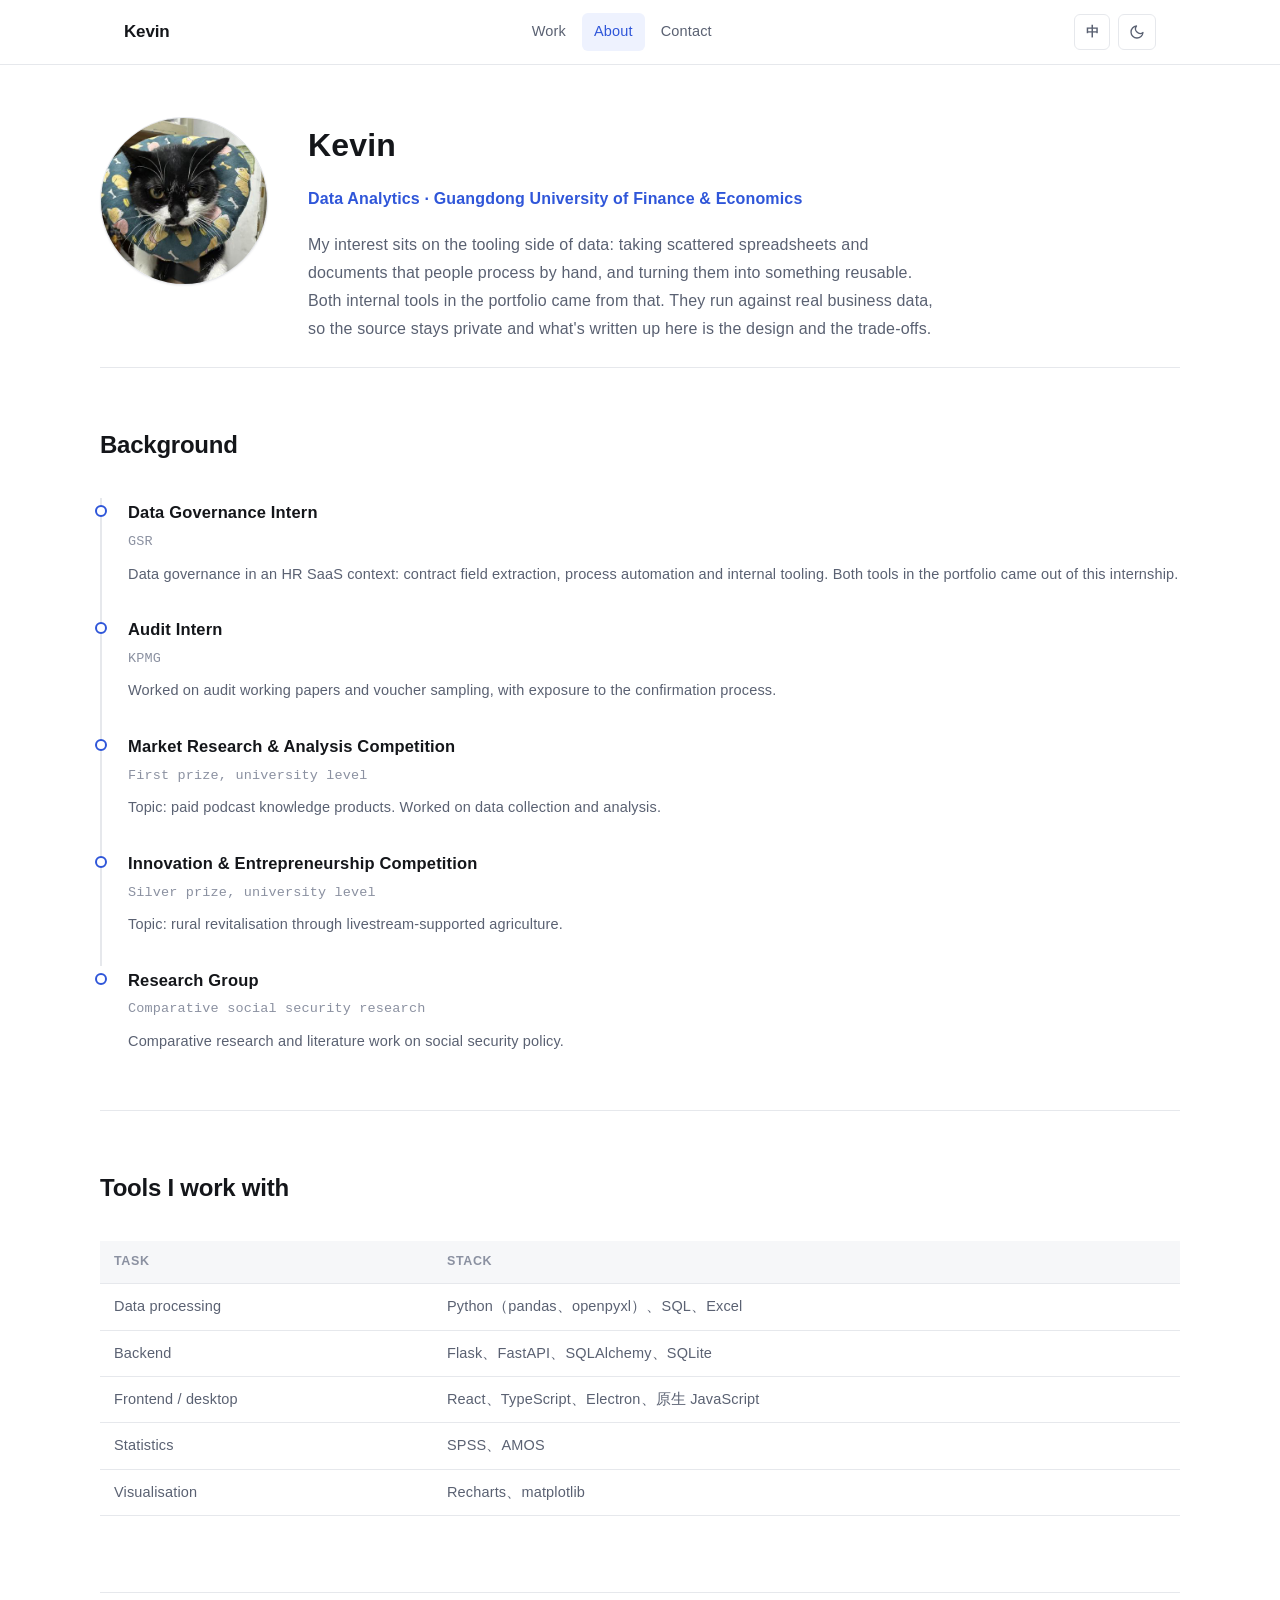
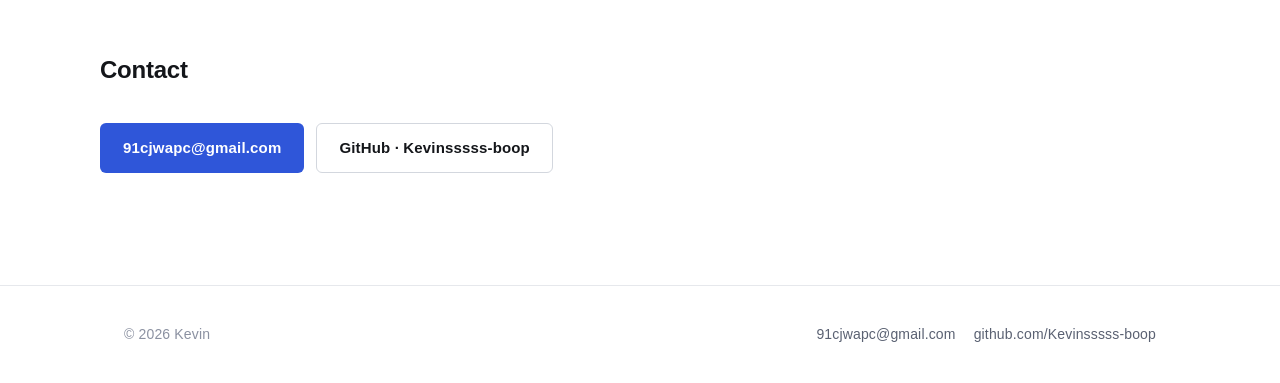
<file: about.html>
<!DOCTYPE html>
<html lang="zh-CN" data-lang="zh" data-theme="light">
<head>
<meta charset="UTF-8">
<meta name="viewport" content="width=device-width, initial-scale=1">
<title data-zh="关于 — Kevin" data-en="About — Kevin">关于 — Kevin</title>
<meta name="description" content="Kevin：广东财经大学在读，方向是数据分析。">
<script>
(function(){
  try {
    var t = localStorage.getItem('portfolio-theme');
    if (!t) t = window.matchMedia('(prefers-color-scheme: dark)').matches ? 'dark' : 'light';
    document.documentElement.setAttribute('data-theme', t);
    var l = localStorage.getItem('portfolio-lang');
    if (!l) l = (navigator.language || 'zh').toLowerCase().indexOf('zh') === 0 ? 'zh' : 'en';
    document.documentElement.setAttribute('data-lang', l);
    document.documentElement.setAttribute('lang', l === 'zh' ? 'zh-CN' : 'en');
  } catch (e) {}
})();
</script>
<link rel="stylesheet" href="assets/css/style.css">
</head>
<body>

<header class="site-header">
  <div class="wrap">
    <a class="brand" href="index.html">Kevin</a>
    <nav class="nav">
      <a href="work.html"><span class="zh">作品集</span><span class="en">Work</span></a>
      <a href="about.html" aria-current="page"><span class="zh">关于</span><span class="en">About</span></a>
      <a href="index.html#contact"><span class="zh">联系</span><span class="en">Contact</span></a>
    </nav>
    <div class="header-tools">
      <button class="icon-btn" id="lang-toggle" type="button" aria-label="Switch to English">EN</button>
      <button class="icon-btn" id="theme-toggle" type="button" aria-label="切换深色模式"></button>
    </div>
  </div>
</header>

<main>

  <section class="wrap" style="padding:52px 0 8px;">
    <div class="hero-grid">
      <img class="avatar" src="assets/img/avatar.jpg" alt="Kevin" width="168" height="168">
      <div>
        <h1 style="font-size:clamp(24px,3.4vw,32px);margin:0 0 12px;">Kevin</h1>
        <p style="margin:0 0 18px;font-size:16px;color:var(--accent);font-weight:600;">
          <span class="zh">数据分析 · 广东财经大学</span>
          <span class="en">Data Analytics · Guangdong University of Finance &amp; Economics</span>
        </p>
        <div class="prose">
          <p>
            <span class="zh">我的兴趣在数据工具这一侧：把散落的、需要手工处理的表格和文档，变成能重复使用的流程。
              作品集里的两个内部工具都是这么来的——它们跑在真实业务里、处理真实数据，所以源码不公开，
              页面上讲的是设计和取舍。</span>
            <span class="en">My interest sits on the tooling side of data: taking scattered spreadsheets and documents that
              people process by hand, and turning them into something reusable. Both internal tools in the portfolio came
              from that. They run against real business data, so the source stays private and what's written up here is the
              design and the trade-offs.</span>
          </p>
        </div>
      </div>
    </div>
  </section>

  <section class="wrap section">
    <div class="section-head">
      <h2><span class="zh">经历</span><span class="en">Background</span></h2>
    </div>

    <ul class="timeline">
      <li>
        <h3><span class="zh">数据治理实习</span><span class="en">Data Governance Intern</span></h3>
        <div class="when">GSR</div>
        <p>
          <span class="zh">参与 HR SaaS 场景下的数据治理：合同字段提取、流程自动化、内部工具开发。
            作品集里的两个工具都来自这段实习。</span>
          <span class="en">Data governance in an HR SaaS context: contract field extraction, process automation and internal
            tooling. Both tools in the portfolio came out of this internship.</span>
        </p>
      </li>
      <li>
        <h3><span class="zh">审计实习</span><span class="en">Audit Intern</span></h3>
        <div class="when">KPMG</div>
        <p>
          <span class="zh">参与审计底稿整理与凭证抽查，接触函证流程。</span>
          <span class="en">Worked on audit working papers and voucher sampling, with exposure to the confirmation process.</span>
        </p>
      </li>
      <li>
        <h3><span class="zh">正大杯市场调查与分析大赛</span><span class="en">Market Research &amp; Analysis Competition</span></h3>
        <div class="when"><span class="zh">校赛一等奖</span><span class="en">First prize, university level</span></div>
        <p>
          <span class="zh">课题为播客知识付费。负责数据采集与分析环节。</span>
          <span class="en">Topic: paid podcast knowledge products. Worked on data collection and analysis.</span>
        </p>
      </li>
      <li>
        <h3><span class="zh">创新创业大赛</span><span class="en">Innovation &amp; Entrepreneurship Competition</span></h3>
        <div class="when"><span class="zh">校赛银奖</span><span class="en">Silver prize, university level</span></div>
        <p>
          <span class="zh">课题围绕乡村振兴与直播助农。</span>
          <span class="en">Topic: rural revitalisation through livestream-supported agriculture.</span>
        </p>
      </li>
      <li>
        <h3><span class="zh">课题组科研</span><span class="en">Research Group</span></h3>
        <div class="when"><span class="zh">社会保障比较研究</span><span class="en">Comparative social security research</span></div>
        <p>
          <span class="zh">参与社会保障政策的比较研究与文献整理。</span>
          <span class="en">Comparative research and literature work on social security policy.</span>
        </p>
      </li>
    </ul>
  </section>

  <section class="wrap section">
    <div class="section-head">
      <h2><span class="zh">用过的工具</span><span class="en">Tools I work with</span></h2>
    </div>

    <div class="table-wrap">
      <table>
        <thead>
          <tr>
            <th><span class="zh">场景</span><span class="en">Task</span></th>
            <th><span class="zh">用什么</span><span class="en">Stack</span></th>
          </tr>
        </thead>
        <tbody>
          <tr>
            <td><span class="zh">数据处理与分析</span><span class="en">Data processing</span></td>
            <td>Python（pandas、openpyxl）、SQL、Excel</td>
          </tr>
          <tr>
            <td><span class="zh">后端与接口</span><span class="en">Backend</span></td>
            <td>Flask、FastAPI、SQLAlchemy、SQLite</td>
          </tr>
          <tr>
            <td><span class="zh">前端与桌面端</span><span class="en">Frontend / desktop</span></td>
            <td>React、TypeScript、Electron、原生 JavaScript</td>
          </tr>
          <tr>
            <td><span class="zh">统计与建模</span><span class="en">Statistics</span></td>
            <td>SPSS、AMOS</td>
          </tr>
          <tr>
            <td><span class="zh">数据可视化</span><span class="en">Visualisation</span></td>
            <td>Recharts、matplotlib</td>
          </tr>
        </tbody>
      </table>
    </div>
  </section>

  <section class="wrap section">
    <div class="section-head">
      <h2><span class="zh">联系</span><span class="en">Contact</span></h2>
    </div>
    <div class="hero-actions">
      <a class="btn btn-primary" href="mailto:91cjwapc@gmail.com">91cjwapc@gmail.com</a>
      <a class="btn btn-ghost" href="https://github.com/Kevinsssss-boop" target="_blank" rel="noopener">GitHub · Kevinsssss-boop</a>
    </div>
  </section>

</main>

<footer class="site-footer">
  <div class="wrap">
    <div>© 2026 Kevin</div>
    <div class="footer-links">
      <a href="mailto:91cjwapc@gmail.com">91cjwapc@gmail.com</a>
      <a href="https://github.com/Kevinsssss-boop" target="_blank" rel="noopener">github.com/Kevinsssss-boop</a>
    </div>
  </div>
</footer>

<script src="assets/js/site.js" defer></script>
</body>
</html>
</file>
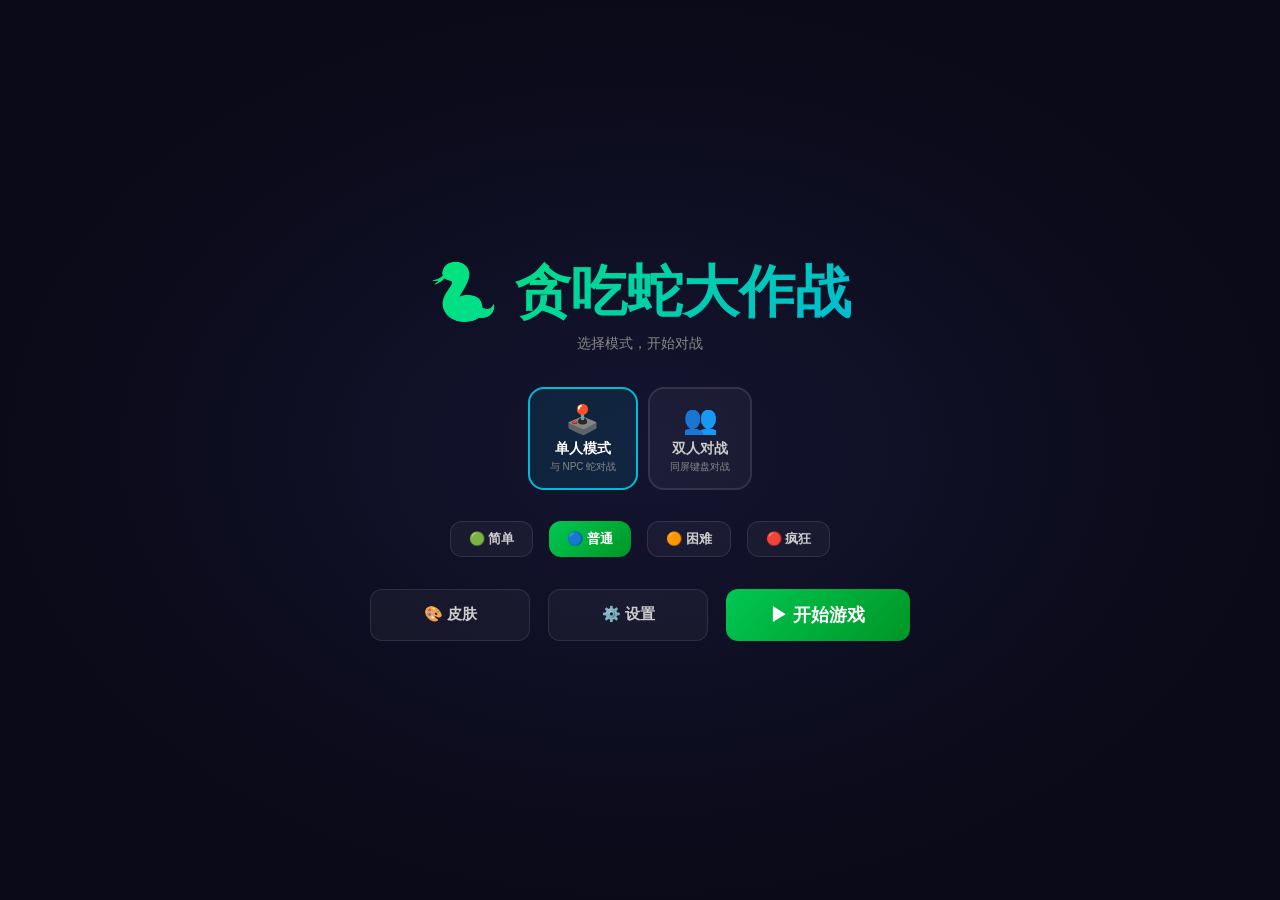
<file: snake_game.html>
<!DOCTYPE html>
<html lang="zh-CN">
<head>
<meta charset="UTF-8">
<meta name="viewport" content="width=device-width, initial-scale=1.0, maximum-scale=1.0, user-scalable=no, viewport-fit=cover">
<title>🐍 贪吃蛇大作战</title>
<style>
*,*::before,*::after{margin:0;padding:0;box-sizing:border-box}
:root{--bg:#0a0a18;--surface:rgba(255,255,255,0.04);--border:rgba(255,255,255,0.1);--text:#ccc;--text-dim:#888;--accent:#00E676;--danger:#ff5252}
body{background:var(--bg);font-family:'PingFang SC','Microsoft YaHei',sans-serif;overflow:hidden;user-select:none;-webkit-user-select:none;touch-action:none;-webkit-tap-highlight-color:transparent;color:var(--text)}
canvas#game{display:block;position:fixed;top:0;left:0;z-index:1}
canvas#minimap{position:fixed;bottom:12px;right:12px;border:2px solid var(--border);border-radius:10px;z-index:40;pointer-events:none;opacity:0.75}
/* Panels */
.panel{position:fixed;top:0;left:0;width:100%;height:100%;display:flex;flex-direction:column;align-items:center;justify-content:center;z-index:50;pointer-events:auto;transition:opacity .35s ease,visibility .35s ease}
.panel.hidden{opacity:0;visibility:hidden;pointer-events:none}
#home.fading{opacity:0;pointer-events:none}
.hidden{display:none!important}
#home{background:radial-gradient(ellipse at center,#141430 0%,#0a0a18 70%)}
#home h1{font-size:clamp(36px,6vw,56px);font-weight:900;margin-bottom:4px;background:linear-gradient(135deg,#00E676,#00BCD4);-webkit-background-clip:text;-webkit-text-fill-color:transparent;background-clip:text}
#home .sub{color:var(--text-dim);font-size:14px;margin-bottom:24px}
.btn{background:var(--surface);border:1px solid var(--border);color:var(--text);padding:12px 30px;border-radius:12px;font-size:15px;font-weight:600;cursor:pointer;margin:5px;transition:all .2s;font-family:inherit;min-width:160px;outline:none}
.btn:hover{background:rgba(255,255,255,0.12);color:#fff;transform:translateY(-1px)}
.btn.primary{background:linear-gradient(135deg,#00c853,#009624);border:none;color:#fff;font-size:18px;padding:14px 44px}
.btn.primary:hover{box-shadow:0 0 28px rgba(0,200,83,0.45)}
.btn.small{padding:8px 18px;font-size:13px;min-width:auto}
.btn-row{display:flex;gap:8px;flex-wrap:wrap;justify-content:center;margin-top:8px}
/* Mode select */
.mode-cards{display:flex;gap:10px;margin:10px 0 18px}
.mode-card{border:2px solid var(--border);border-radius:16px;padding:14px 20px;cursor:pointer;text-align:center;transition:all .2s;background:var(--surface);color:var(--text)}
.mode-card:hover{border-color:rgba(255,255,255,0.25)}
.mode-card.selected{border-color:#00BCD4;background:rgba(0,188,212,0.1);color:#fff}
.mode-card .icon{font-size:28px;margin-bottom:4px}
.mode-card .title{font-size:14px;font-weight:700}
.mode-card .desc{font-size:10px;color:var(--text-dim);margin-top:2px}
/* Skin panel */
#skin-panel{background:rgba(0,0,0,0.88);backdrop-filter:blur(14px);-webkit-backdrop-filter:blur(14px)}
#skin-panel h2{color:#fff;font-size:26px;margin-bottom:8px}
.skin-grid{display:flex;gap:12px;flex-wrap:wrap;justify-content:center;max-width:600px;margin-bottom:16px}
.skin-card{width:90px;height:114px;border-radius:14px;border:3px solid transparent;cursor:pointer;display:flex;flex-direction:column;align-items:center;justify-content:center;transition:all .2s;background:rgba(255,255,255,0.03)}
.skin-card:hover{background:rgba(255,255,255,0.08);transform:translateY(-2px)}
.skin-card.selected{border-color:var(--accent);box-shadow:0 0 18px rgba(0,230,118,0.25)}
.skin-preview{width:64px;height:72px;border-radius:10px;margin-bottom:5px;transition:all .3s}
.skin-name{font-size:11px;color:#aaa;font-weight:500}
/* Style-specific skin card accents */
.skin-neon.selected{border-color:#00ffff;box-shadow:0 0 22px rgba(0,255,255,0.35)}
.skin-pixel .preview-name{font-family:'Courier New',monospace}
.skin-metallic.selected{border-color:#c0c0c0;box-shadow:0 0 18px rgba(192,192,192,0.3)}
.skin-dragon.selected{border-color:#ffd700;box-shadow:0 0 22px rgba(255,215,0,0.35)}
.skin-galaxy.selected{border-color:#c77dff;box-shadow:0 0 18px rgba(199,125,255,0.3)}
.skin-cartoon.selected{border-color:#ff69b4;box-shadow:0 0 18px rgba(255,105,180,0.3)}
.skin-lava.selected{border-color:#ff4500;box-shadow:0 0 22px rgba(255,69,0,0.35)}
.skin-ice.selected{border-color:#87ceeb;box-shadow:0 0 18px rgba(135,206,235,0.35)}
/* Game over */
#game-over-panel{background:rgba(0,0,0,0.85);backdrop-filter:blur(10px);-webkit-backdrop-filter:blur(10px)}
#game-over-panel h2{font-size:32px;color:var(--danger);margin-bottom:4px}
#game-over-panel .winner{color:#ffd740;font-size:22px;font-weight:700;margin:6px 0}
#game-over-panel .result{color:var(--text);font-size:15px;margin:2px 0}
#game-over-panel .stats{color:var(--text-dim);font-size:12px;margin:2px 0}
.leaderboard{background:rgba(255,255,255,0.03);border-radius:12px;padding:12px 20px;margin:10px 0;max-height:160px;overflow-y:auto;width:280px}
.leaderboard h3{color:var(--accent);font-size:13px;margin-bottom:6px;text-align:center}
.leaderboard .row{display:flex;justify-content:space-between;font-size:12px;padding:2px 0;color:var(--text-dim)}
.leaderboard .row.me{color:#ffd740}
/* HUD */
#hud{position:fixed;top:12px;left:50%;transform:translateX(-50%);display:flex;gap:10px;z-index:40;pointer-events:none}
.hud-box{background:rgba(10,10,30,0.8);border:1px solid var(--border);border-radius:10px;padding:5px 14px;text-align:center;backdrop-filter:blur(6px);-webkit-backdrop-filter:blur(6px)}
.hud-label{font-size:9px;color:var(--text-dim);letter-spacing:0.5px;text-transform:uppercase}
.hud-val{font-size:22px;font-weight:800;line-height:1.2}
#hud-fuel{position:fixed;bottom:30px;left:50%;transform:translateX(-50%);z-index:40;pointer-events:none;display:flex;align-items:center;gap:6px}
#hud-fuel .bar-bg{width:140px;height:6px;background:rgba(255,255,255,0.1);border-radius:3px;overflow:hidden}
#hud-fuel .bar-fill{height:100%;background:linear-gradient(90deg,#ff9100,#ffc400);border-radius:3px;transition:width .2s}
#hud-fuel .bar-label{font-size:10px;color:var(--text-dim)}
#hud-powerup{position:fixed;top:80px;left:50%;transform:translateX(-50%);z-index:40;pointer-events:none;font-size:28px;animation:pulse-icon .6s ease-in-out infinite}
@keyframes pulse-icon{0%,100%{transform:translateX(-50%) scale(1)}50%{transform:translateX(-50%) scale(1.2)}}
/* Kill feed */
#kill-feed{position:fixed;top:90px;right:12px;z-index:45;pointer-events:none;display:flex;flex-direction:column;gap:4px}
.kill-msg{background:rgba(0,0,0,0.7);color:#fff;padding:4px 10px;border-radius:6px;font-size:11px;animation:kill-in .25s ease-out, kill-out .4s ease-in 4.5s forwards}
@keyframes kill-in{from{transform:translateX(60px);opacity:0}to{transform:translateX(0);opacity:1}}
@keyframes kill-out{to{transform:translateX(60px);opacity:0}}
/* Buttons during gameplay */
#btn-pause{position:fixed;top:14px;right:14px;z-index:45;background:rgba(10,10,30,0.8);border:1px solid var(--border);color:var(--text);padding:7px 14px;border-radius:9px;font-size:12px;font-weight:600;cursor:pointer;font-family:inherit}
#btn-pause:hover{color:#fff;background:rgba(20,20,50,0.9)}
#btn-pause .key{background:rgba(255,255,255,0.08);padding:1px 6px;border-radius:4px;font-size:10px;margin-left:3px}
/* Virtual joystick */
#vjoy-zone{position:fixed;bottom:0;left:0;width:50%;height:50%;z-index:30;pointer-events:auto;display:none}
#vjoy-knob{position:fixed;width:70px;height:70px;border-radius:50%;background:rgba(255,255,255,0.12);border:3px solid rgba(255,255,255,0.2);transform:translate(-50%,-50%);pointer-events:none;display:none;z-index:31}
#vjoy-base{position:fixed;width:100px;height:100px;border-radius:50%;background:rgba(255,255,255,0.04);border:2px solid rgba(255,255,255,0.08);transform:translate(-50%,-50%);pointer-events:none;display:none;z-index:31}
#boost-btn{position:fixed;bottom:40px;right:30px;width:80px;height:80px;border-radius:50%;background:rgba(255,145,0,0.2);border:3px solid rgba(255,145,0,0.4);color:#ff9100;font-size:14px;font-weight:800;display:none;align-items:center;justify-content:center;z-index:32;pointer-events:auto;letter-spacing:1px}
/* Combo popup */
.combo-pop{position:fixed;z-index:42;pointer-events:none;font-weight:900;animation:combo-up .8s ease-out forwards}
@keyframes combo-up{0%{transform:translateY(0) scale(0.5);opacity:1}100%{transform:translateY(-60px) scale(1.3);opacity:0}}

/* Step 1.4: Score Popup */
.score-popup{position:fixed;z-index:42;pointer-events:none;font-weight:900;font-size:16px;text-shadow:0 1px 3px rgba(0,0,0,0.6),0 0 8px currentColor;animation:score-float .8s ease-out forwards;white-space:nowrap}
@keyframes score-float{0%{transform:translateY(0) scale(0.6);opacity:1}50%{opacity:1}100%{transform:translateY(-65px) scale(1.15);opacity:0}}
/* Step 1.4: Combo Level-Up Border Flash */
.border-flash{position:fixed;top:0;left:0;width:100%;height:100%;pointer-events:none;z-index:35;border:4px solid transparent;animation:border-flash-anim .5s ease-out forwards}
@keyframes border-flash-anim{0%{border-color:#00E676;box-shadow:inset 0 0 30px rgba(0,230,118,0.4)}30%{border-color:#ffd93d;box-shadow:inset 0 0 40px rgba(255,217,61,0.4)}60%{border-color:#ff9100;box-shadow:inset 0 0 30px rgba(255,145,0,0.3)}100%{border-color:transparent;box-shadow:none}}

/* Step 1.5: Danger Vignette */
.danger-vignette{position:fixed;top:0;left:0;width:100%;height:100%;pointer-events:none;z-index:30;box-shadow:inset 0 0 120px 60px rgba(255,40,40,0.45);transition:opacity .15s ease-out}
/* Step 1.5: Shield Break Flash */
.shield-break-flash{position:fixed;top:0;left:0;width:100%;height:100%;pointer-events:none;z-index:38;background:radial-gradient(circle,rgba(64,196,255,0.6) 0%,rgba(255,255,255,0.3) 40%,transparent 70%);animation:shield-break .25s ease-out forwards}
@keyframes shield-break{0%{opacity:1}100%{opacity:0}}

/* Step 1.7: In-Game Hint Toast */
.hint-toast{position:fixed;bottom:80px;left:50%;transform:translateX(-50%);z-index:45;pointer-events:none;background:rgba(10,10,30,0.88);border:1px solid rgba(255,255,255,0.15);border-radius:12px;padding:10px 22px;color:#fff;font-size:13px;font-weight:600;text-align:center;white-space:nowrap;backdrop-filter:blur(8px);-webkit-backdrop-filter:blur(8px);box-shadow:0 4px 20px rgba(0,0,0,0.5);animation:hint-in .3s ease-out,hint-out .4s ease-in 2.7s forwards}
@keyframes hint-in{from{opacity:0;transform:translateX(-50%) translateY(15px)}to{opacity:1;transform:translateX(-50%) translateY(0)}}
@keyframes hint-out{from{opacity:1}to{opacity:0}}
/* Settings */
#settings-panel{background:rgba(0,0,0,0.88);backdrop-filter:blur(14px);-webkit-backdrop-filter:blur(14px)}
#settings-panel h2{color:#fff;font-size:26px;margin-bottom:14px}
.setting-row{display:flex;align-items:center;justify-content:space-between;width:260px;padding:8px 0;color:var(--text);font-size:14px}
.toggle{width:48px;height:26px;background:rgba(255,255,255,0.15);border-radius:13px;cursor:pointer;position:relative;transition:background .2s}
.toggle.on{background:var(--accent)}
.toggle::after{content:'';position:absolute;top:3px;left:3px;width:20px;height:20px;background:#fff;border-radius:50%;transition:transform .2s}
.toggle.on::after{transform:translateX(22px)}

/* Step 1.8: Settings group titles */
.setting-group-title{color:var(--text-dim);font-size:11px;font-weight:700;letter-spacing:1px;text-transform:uppercase;margin:14px 0 6px;padding-bottom:4px;border-bottom:1px solid var(--border)}
@media(max-width:768px){
  #vjoy-zone,#vjoy-base,#vjoy-knob,#boost-btn{display:block}
  #boost-btn{display:flex}
  #hud{top:8px;gap:6px}
  .hud-box{padding:4px 10px}
  .hud-val{font-size:18px}
  .btn{padding:10px 24px;font-size:14px;min-width:140px}
}
@media(min-width:769px){
  #vjoy-zone,#vjoy-base,#vjoy-knob,#boost-btn{display:none!important}
}
</style>
</head>
<body>

<canvas id="game"></canvas>
<canvas id="minimap" width="140" height="105"></canvas>
<div id="error-overlay" style="display:none;position:fixed;top:0;left:0;width:100%;height:100%;z-index:100;background:rgba(0,0,0,0.85);flex-direction:column;align-items:center;justify-content:center;color:#ff5252;font-family:'PingFang SC','Microsoft YaHei',sans-serif">
  <div style="font-size:24px;font-weight:700;margin-bottom:12px">⚠ 游戏出错</div>
  <div id="error-msg" style="font-size:14px;color:#ccc;max-width:80%;text-align:center;word-break:break-all"></div>
  <button class="btn" style="margin-top:20px" onclick="location.reload()">🔄 刷新页面</button>
</div>

<!-- Home -->
<div id="home" class="panel">
  <h1>🐍 贪吃蛇大作战</h1>
  <div class="sub">选择模式，开始对战</div>
  <div class="mode-cards">
    <div class="mode-card selected" data-mode="single" onclick="selectMode('single')">
      <div class="icon">🕹️</div><div class="title">单人模式</div><div class="desc">与 NPC 蛇对战</div>
    </div>
    <div class="mode-card" data-mode="local" onclick="selectMode('local')">
      <div class="icon">👥</div><div class="title">双人对战</div><div class="desc">同屏键盘对战</div>
    </div>
  </div>

  <!-- Step 1.6: Difficulty Selection -->
  <div id="difficulty-row" style="display:flex;gap:6px;justify-content:center;margin:8px 0 14px;flex-wrap:wrap"></div>
  <div class="btn-row">
    <button class="btn" onclick="showPanel('skin-panel')">🎨 皮肤</button>
    <button class="btn" onclick="showPanel('settings-panel')">⚙️ 设置</button>
    <button class="btn primary" onclick="startGame()">▶ 开始游戏</button>
  </div>
</div>

<!-- Skin -->
<div id="skin-panel" class="panel hidden">
  <h2>🎨 选择皮肤</h2>
  <div class="skin-grid" id="skin-grid"></div>
  <button class="btn primary" onclick="hidePanel('skin-panel')">✓ 确认</button>
</div>

<!-- Settings -->
<div id="settings-panel" class="panel hidden">
  <h2>⚙️ 设置</h2>

  <!-- Audio -->
  <div class="setting-group-title">🔊 音频</div>
  <div class="setting-row"><span>音效</span><div class="toggle on" id="tgl-sfx" onclick="toggleSetting('sfx')"></div></div>
  <div class="setting-row"><span>粒子特效</span><div class="toggle on" id="tgl-particles" onclick="toggleSetting('particles')"></div></div>
  <div class="setting-row"><span>震动反馈</span><div class="toggle on" id="tgl-shake" onclick="toggleSetting('shake')"></div></div>

  <!-- Controls (Step 1.3 + 1.8) -->
  <div class="setting-group-title">🎮 控制</div>
  <div class="setting-row">
    <span>P1 控制模式</span>
    <select id="sel-controlMode" onchange="setControlMode(this.value)" style="background:var(--surface);border:1px solid var(--border);color:var(--text);padding:4px 8px;border-radius:6px;font-size:12px;cursor:pointer">
      <option value="mouse">🖱️ 鼠标</option>
      <option value="keyboard">⌨️ 键盘(方向键)</option>
    </select>
  </div>

  <!-- Display (Step 1.8) -->
  <div class="setting-group-title">🖥️ 显示</div>
  <div class="setting-row"><span>小地图</span><div class="toggle on" id="tgl-minimap" onclick="toggleSetting('minimap')"></div></div>
  <div class="setting-row"><span>击杀信息</span><div class="toggle on" id="tgl-killfeed" onclick="toggleSetting('killfeed')"></div></div>
  <div class="setting-row"><span>Combo 弹窗</span><div class="toggle on" id="tgl-combopop" onclick="toggleSetting('combopop')"></div></div>

  <!-- Danger Zone: Reset Data -->
  <button class="btn" onclick="confirmResetData()" style="margin-top:14px;color:#ff5252;border-color:#ff525244">🗑️ 清除所有数据</button>

  <button class="btn primary" onclick="hidePanel('settings-panel')" style="margin-top:10px">✓ 确认</button>
</div>

<!-- Game Over -->
<div id="game-over-panel" class="panel hidden">
  <h2 id="go-title">游戏结束</h2>
  <div class="winner" id="go-winner"></div>
  <div class="result" id="go-result"></div>
  <div class="stats" id="go-stats"></div>
  <div class="leaderboard" id="go-lb"></div>
  <div class="btn-row">
    <button class="btn primary" onclick="startGame()">🔄 再来一局</button>
    <button class="btn" onclick="backToHome()">🏠 主页</button>
  </div>
</div>

<!-- HUD -->
<div id="hud" class="hidden">
  <div class="hud-box"><div class="hud-label">得分</div><div class="hud-val" style="background:linear-gradient(135deg,#ff6b6b,#ffd93d);-webkit-background-clip:text;-webkit-text-fill-color:transparent;background-clip:text" id="hud-score">0</div></div>
  <div class="hud-box"><div class="hud-label">⏱ 时间</div><div class="hud-val" id="hud-time">3:00</div></div>
  <div class="hud-box"><div class="hud-label">🥇 排名</div><div class="hud-val" style="color:#ffd740" id="hud-rank">1/9</div></div>
  <div class="hud-box"><div class="hud-label">combo</div><div class="hud-val" style="color:#ff9100" id="hud-combo">-</div></div>
</div>
<div id="hud-fuel" class="hidden"><span class="bar-label">⚡</span><div class="bar-bg"><div class="bar-fill" id="fuel-fill" style="width:100%"></div></div></div>
<div id="hud-powerup" class="hidden"></div>

<button id="btn-pause" class="hidden" onclick="togglePause()">⏸ 暂停<span class="key">P</span></button>
<div id="kill-feed"></div>

<!-- Virtual Joystick (mobile) -->
<div id="vjoy-base"></div><div id="vjoy-knob"></div>
<div id="vjoy-zone" oncontextmenu="return false"></div>
<div id="boost-btn">BOOST</div>

<script>
// ======================================================================
//  🐍 贪吃蛇大作战 — Ultimate Slither.io-Style Snake Game
//  Single-file, zero-dependency, full-featured.
// ======================================================================

// ======================== 1. CONFIG ========================
let nextSnakeId = 1;
const CFG = {
  WORLD_W: 4000, WORLD_H: 3000,
  FOOD_COUNT: 150,          // increased from 90 — more food = more action
  NPC_COUNT: 10,           // increased from 6 — busier map
  GAME_DURATION: 180,
  BASE_RADIUS: 9, MAX_RADIUS: 24,
  PLAYER_SPEED: 175, BOOST_SPEED: 320, NPC_BASE_SPEED: 130,
  BOOST_FUEL: 3.0, BOOST_RECHARGE: 0.35,  // fuel seconds, recharge per second
  COMBO_WINDOW: 4.0, MAX_COMBO_MULT: 5,
  DECAY_START: 55, DECAY_INTERVAL: 4.0,  // start shrinking at N segments
  POWERUP_INTERVAL: [18, 30],  // spawn every 18-30s
  POWERUP_MAX: 3,
  SPATIAL_CELL: 200,  // spatial hash cell size
  PARTICLE_POOL: 350,
  CAMERA_LERP: 5.5, CAMERA_ZOOM_MIN: 0.55, CAMERA_ZOOM_MAX: 1.4,
  // Dynamic difficulty: NPC speed scales with player performance
  NPC_MIN_SPEED: 110, NPC_MAX_SPEED: 250,
  // Golden food
  GOLDEN_FOOD_CHANCE: 0.04, GOLDEN_FOOD_MAX: 3, GOLDEN_FOOD_PTS: 50, GOLDEN_BOOST_DURATION: 2.5,
  // AI tuning (smarter, more active)
  AI_WALL_DIST: 160, AI_SIGHT_RANGE: 650, AI_TURN_BASE: 5.0, AI_RECALC_INTERVAL: 0.15,  // faster reaction
  // Body following (tighter values = smoother, more connected body)
  BODY_LERP_NEAR: 0.97, BODY_LERP_FAR: 0.90,  // increased from 0.95/0.82 for better continuity
  // Collision
  COLLISION_GRACE_RATIO: 0.18,
  // Movement
  PLAYER_TURN_RATE: 38,  // increased from 22 for snappier, more responsive turning

  // ---- Step 1.6: Difficulty Presets ----
  DIFFICULTY_PRESETS: {
    easy: { name: '简单', label: '🟢 简单', npcCount: 6, npcSpeedRange: [90, 150], initialLength: 22, hunterRatio: 0.2, foodRateMult: 1.3 },
    normal: { name: '普通', label: '🔵 普通', npcCount: 10, npcSpeedRange: [120, 260], initialLength: 16, hunterRatio: 0.35, foodRateMult: 1.1 },
    hard: { name: '困难', label: '🟠 困难', npcCount: 13, npcSpeedRange: [170, 290], initialLength: 12, hunterRatio: 0.55, foodRateMult: 0.95 },
    insane: { name: '疯狂', label: '🔴 疯狂', npcCount: 16, npcSpeedRange: [210, 330], initialLength: 9, hunterRatio: 1.0, foodRateMult: 0.85, decayStart: 40 },
  },
};

// ======================== 2. AUDIO ========================
let audioCtx = null;
function initAudio() { if (!audioCtx) audioCtx = new (window.AudioContext || window.webkitAudioContext)(); }
function playBeep(freq, dur, type = 'sine', vol = 0.04, glide = 0) {
  if (!audioCtx || !settings.sfx) return;
  try {
    const t = audioCtx.currentTime;
    const o = audioCtx.createOscillator(), g = audioCtx.createGain();
    o.type = type; o.frequency.setValueAtTime(freq, t);
    if (glide) o.frequency.linearRampToValueAtTime(freq + glide, t + dur);
    g.gain.setValueAtTime(Math.min(vol, 0.08), t);
    g.gain.exponentialRampToValueAtTime(0.001, t + dur);
    o.connect(g); g.connect(audioCtx.destination);
    o.start(t); o.stop(t + dur);
  } catch (_) {}
}
const SFX = {
  eat(food) { playBeep(500 + food.pts * 5, 0.05, 'square', 0.03); playBeep(750 + food.pts * 3, 0.03, 'sine', 0.02); },
  kill() { playBeep(200, 0.25, 'sawtooth', 0.05, -140); playBeep(100, 0.35, 'sine', 0.03); },
  powerup() { playBeep(400, 0.06, 'sine', 0.04); playBeep(600, 0.05, 'sine', 0.03); playBeep(900, 0.04, 'triangle', 0.02); },
  boost() { playBeep(60, 0.1, 'sawtooth', 0.02, 30); },
  death() { playBeep(180, 0.3, 'sawtooth', 0.06, -120); playBeep(90, 0.4, 'sine', 0.04); },
  combo(n) { playBeep(600 + n * 80, 0.04, 'square', 0.03); },
};

// ======================== 3. STORAGE ========================
const STORAGE_KEY = 'snake_ultimate';
function loadSetting(k, def) { try { const v = JSON.parse(localStorage.getItem(STORAGE_KEY)); return v && v[k] !== undefined ? v[k] : def; } catch (_) { return def; } }
function saveSetting(k, v) { try { const d = JSON.parse(localStorage.getItem(STORAGE_KEY)) || {}; d[k] = v; localStorage.setItem(STORAGE_KEY, JSON.stringify(d)); } catch (_) {} }
function loadLB() { try { return JSON.parse(localStorage.getItem(STORAGE_KEY + '_lb')) || []; } catch (_) { return []; } }
function saveLB(entry) { const lb = loadLB(); lb.push(entry); lb.sort((a, b) => b.score - a.score); localStorage.setItem(STORAGE_KEY + '_lb', JSON.stringify(lb.slice(0, 20))); }

let settings = {
  sfx: loadSetting('sfx', true),
  particles: loadSetting('particles', true),
  shake: loadSetting('shake', true),
  controlMode: loadSetting('controlMode', 'mouse'),  // Step 1.3: 'mouse' or 'keyboard'
  difficulty: loadSetting('difficulty', 'normal'),       // Step 1.6: 'easy' | 'normal' | 'hard' | 'insane'
};
function toggleSetting(k) {
  settings[k] = !settings[k]; saveSetting(k, settings[k]);
  const el = document.getElementById('tgl-' + k);
  if (el) el.classList.toggle('on', settings[k]);

  // Step 1.8: Apply display toggles immediately
  if (k === 'minimap') {
    const mm = document.getElementById('minimap');
    if (mm) mm.style.display = settings.minimap ? '' : 'none';
  }
  if (k === 'killfeed') {
    const kf = document.getElementById('kill-feed');
    if (kf) kf.style.display = settings.killfeed ? '' : 'none';
  }
}

// ---- Step 1.8: Control Mode Setting ----
function setControlMode(mode) {
  settings.controlMode = mode;
  saveSetting('controlMode', mode);
}

// ---- Step 1.8: Reset Data Confirmation ----
function confirmResetData() {
  if (confirm('确定要清除所有数据吗？\n（包括排行榜、设置、成就等）')) {
    localStorage.removeItem(STORAGE_KEY);
    localStorage.removeItem(STORAGE_KEY + '_lb');
    location.reload();
  }
}

// ======================== 4. SKINS ========================
const SKINS = [
  { id: 'green', name: '翠绿', style: 'classic', body: '#00E676', head: '#00c853', dark: '#1B5E20', glow: '#69f0ae' },
  { id: 'blue', name: '海洋', style: 'classic', body: '#448aff', head: '#2979ff', dark: '#0d47a1', glow: '#82b1ff' },
  { id: 'pink', name: '粉红', style: 'classic', body: '#ff80ab', head: '#f06292', dark: '#880e4f', glow: '#ff80ab' },
  { id: 'gold', name: '金色', style: 'classic', body: '#ffd740', head: '#ffc400', dark: '#e6a000', glow: '#ffe57f' },
  { id: 'purple', name: '紫韵', style: 'classic', body: '#b388ff', head: '#7c4dff', dark: '#4a148c', glow: '#b388ff' },
  { id: 'red', name: '赤焰', style: 'classic', body: '#ff5252', head: '#ff1744', dark: '#b71c1c', glow: '#ff8a80' },
  { id: 'cyan', name: '冰霜', style: 'classic', body: '#18ffff', head: '#00e5ff', dark: '#006064', glow: '#84ffff' },
  { id: 'orange', name: '甜橙', style: 'classic', body: '#ff9100', head: '#ff6d00', dark: '#bf360c', glow: '#ffab40' },

  // === New visual-style skins ===
  { id: 'neon', name: '霓虹', style: 'neon', body: '#00ffff', head: '#e0ffff', dark: '#006666', glow: '#00ffff',
    effect: { glowIntensity: 20, particleTrail: true, shimmer: true } },
  { id: 'pixel', name: '像素', style: 'pixel', body: '#00E676', head: '#00c853', dark: '#1B5E20', glow: '#69f0ae' },
  { id: 'metallic', name: '铬银', style: 'metallic', body: '#c0c0c0', head: '#e8e8e8', dark: '#505050', glow: '#ffffff' },
  { id: 'dragon', name: '金龙', style: 'dragon', body: '#ffd700', head: '#ffe566', dark: '#b8860b', glow: '#fff8dc',
    accessory: 'horns', eyeStyle: 'slit', pattern: { type: 'scales' } },
  { id: 'galaxy', name: '星河', style: 'galaxy', body: '#4a0080', head: '#7b2cbf', dark: '#1a0033', glow: '#c77dff',
    effect: { shimmer: true } },
  { id: 'candy', name: '糖果', style: 'cartoon', body: '#ff69b4', head: '#ffb6c1', dark: '#c71585', glow: '#ffc0cb',
    eyeStyle: 'cute' },
  { id: 'lava', name: '熔岩', style: 'lava', body: '#ff4500', head: '#ff8c00', dark: '#8b0000', glow: '#ffcc00',
    effect: { glowIntensity: 15, shimmer: true } },
  { id: 'ice', name: '冰晶', style: 'ice', body: '#87ceeb', head: '#e0ffff', dark: '#4682b4', glow: '#ffffff',
    effect: { glowIntensity: 10 } },
];
let playerSkin = SKINS.find(s => s.id === loadSetting('skin', 'green')) || SKINS[0];

// --- Canvas-based skin preview: renders actual in-game appearance ---
const PREVIEW_W = 64, PREVIEW_H = 72;

function renderSkinPreview(canvas, skin) {
  const cx = canvas.getContext('2d');
  const W = PREVIEW_W, H = PREVIEW_H;
  canvas.width = W; canvas.height = H;

  // Dark background so glows are visible
  cx.fillStyle = '#12121e';
  cx.fillRect(0, 0, W, H);

  const style = skin.style || 'classic';
  const effect = skin.effect || {};
  const time = Date.now() * 0.003;

  // Mini snake layout: 3 body segments + head, angled from lower-left to upper-right
  const segs = [
    { x: W * 0.28, y: H * 0.70 }, // tail
    { x: W * 0.38, y: H * 0.52 }, // mid-body
    { x: W * 0.52, y: H * 0.36 }, // neck
    { x: W * 0.68, y: H * 0.24 }, // head
  ];
  const beadR = 9; // preview segment radius
  const headW = 14, headH = 11;
  const headAngle = -Math.PI / 6; // facing upper-right

  // ===== BODY SEGMENTS (segments 0-2) =====
  for (let i = 2; i >= 0; i--) {
    const sx = segs[i].x, sy = segs[i].y;
    const t = i / 3; // 0=head-adjacent, 1=tail
    const drawR = beadR * 1.6;

    switch (style) {
      case 'neon': {
        cx.save();
        cx.globalCompositeOperation = 'lighter';
        const pulse = Math.sin(time + i * 0.5) * 0.5 + 0.5;
        cx.shadowColor = skin.glow || skin.body;
        cx.shadowBlur = 10 * (0.6 + pulse * 0.4);
        const cr = lerpColor(skin.head, skin.dark, t);
        cx.globalAlpha = 0.75 + pulse * 0.25;
        cx.fillStyle = cr;
        cx.beginPath(); cx.arc(sx, sy, drawR, 0, Math.PI * 2); cx.fill();
        // bright core
        cx.shadowBlur = 0;
        cx.beginPath(); cx.arc(sx - drawR*0.15, sy - drawR*0.15, drawR*0.28, 0, Math.PI*2);
        cx.fillStyle = `rgba(255,255,255,${0.25+pulse*0.15})`; cx.fill();
        cx.restore();
        break;
      }
      case 'pixel': {
        const cr = lerpColor(skin.head, skin.dark, t);
        cx.fillStyle = cr;
        const sz = drawR * 1.7, r2 = 2;
        cx.beginPath();
        cx.moveTo(sz/2-r2+sx-sz/2, sy-sz/2); cx.lineTo(sx+sz/2-r2, sy-sz/2);
        cx.quadraticCurveTo(sx+sz/2, sy-sz/2, sx+sz/2, sy-sz/2+r2);
        cx.lineTo(sx+sz/2, sy+sz/2-r2); cx.quadraticCurveTo(sx+sz/2, sy+sz/2, sx+sz/2-r2, sy+sz/2);
        cx.lineTo(sx-sz/2+r2, sy+sz/2); cx.quadraticCurveTo(sx-sz/2, sy+sz/2, sx-sz/2, sy+sz/2-r2);
        cx.lineTo(sx-sz/2, sy-sz/2+r2); cx.quadraticCurveTo(sx-sz/2, sy-sz/2, sx-sz/2+r2, sy-sz/2);
        cx.closePath(); cx.fill();
        // blocky highlight
        cx.fillStyle = `rgba(255,255,255,${0.15+(1-t)*0.06})`;
        cx.fillRect(sx-sz*0.22, sy-sz*0.26, 4, 4);
        break;
      }
      case 'metallic': {
        const cr = lerpColor(skin.head, skin.dark, t);
        const sz = drawR * 1.7;
        cx.beginPath();
        const cR = sz*0.18; cx.moveTo(sz/2-cR+sx-sz/2,sy-sz/2);cx.lineTo(sx+sz/2-cR,sy-sz/2);
        cx.quadraticCurveTo(sx+sz/2,sy-sz/2,sx+sz/2,sy-sz/2+cR);cx.lineTo(sx+sz/2,sy+sz/2-cR);
        cx.quadraticCurveTo(sx+sz/2,sy+sz/2,sx+sz/2-cR,sy+sz/2);cx.lineTo(sx-sz/2+cR,sy+sz/2);
        cx.quadraticCurveTo(sx-sz/2,sy+sz/2,sx-sz/2,sy+sz/2-cR);cx.lineTo(sx-sz/2,sy-sz/2+cR);
        cx.quadraticCurveTo(sx-sz/2,sy-sz/2,sx-sz/2+cR,sy-sz/2);cx.closePath();
        const lg = cx.createLinearGradient(sx-sz/2, sy-sz/2, sx+sz/2, sy+sz/2);
        lg.addColorStop(0, darkenStr(cr,0.4)); lg.addColorStop(0.3, lightenStr(cr,0.3));
        lg.addColorStop(0.5, cr); lg.addColorStop(0.75, darkenStr(cr,0.3)); lg.addColorStop(1, darkenStr(cr,0.5));
        cx.fillStyle = lg; cx.fill();
        // chrome stripe
        cx.save(); cx.clip();
        cx.fillStyle = 'rgba(255,255,255,0.16)';
        cx.beginPath(); cx.moveTo(sx-sz*0.3,sy-sz*0.5);cx.lineTo(sx+sz*0.1,sy-sz*0.5);
        cx.lineTo(sx-sz*0.3,sy+sz*0.2);cx.lineTo(sx-sz*0.5,sy+sz*0.05);cx.closePath();cx.fill();
        cx.restore();
        break;
      }
      case 'dragon': {
        const cr = lerpColor(skin.head, skin.dark, t);
        cx.fillStyle = cr;
        cx.beginPath(); cx.arc(sx, sy, drawR, 0, Math.PI*2); cx.fill();
        // scale pattern
        if (drawR > 6) {
          cx.save(); cx.beginPath(); cx.arc(sx, sy, drawR-0.5, 0, Math.PI*2); cx.clip();
          for (let row=0;row<2;row++) for(let col=0;col<2;col++){
            const ox=(row%2)*drawR*0.3, px=sx-drawR*0.5+col*drawR*0.55+ox+drawR*0.27, py=sy-drawR*0.5+row*drawR*0.55+drawR*0.27;
            cx.fillStyle=(row+col)%2?`rgba(255,230,150,0.25)`:`rgba(100,60,0,0.2)`;
            cx.beginPath();cx.arc(px,py,drawR*0.32,0,Math.PI*2);cx.fill();
          } cx.restore();
        }
        cx.beginPath();cx.arc(sx-drawR*0.2,sy-drawR*0.2,drawR*0.26,0,Math.PI*2);
        cx.fillStyle=`rgba(255,255,255,${0.1+(1-t)*0.05})`;cx.fill();
        break;
      }
      case 'galaxy': {
        const hue = ((i / 3) * 50) % 360;
        cx.fillStyle = `hsl(${260+hue},65%,${35+(1-t)*18}%)`;
        cx.beginPath(); cx.arc(sx, sy, drawR, 0, Math.PI*2); cx.fill();
        // stars
        const seed = (i * 7919 + 997) % 1000;
        for (let si=0;si<2;si++) {
          const ox=((seed*(si+1)*137)%1000)/500-1, oy=((seed*(si+1)*269)%1000)/500-1;
          cx.globalAlpha = 0.5 + Math.sin(time*3+i+si)*0.3;
          cx.fillStyle='#fff';
          cx.beginPath();cx.arc(sx+ox*drawR*1.2,sy+oy*drawR*1.2,0.8+((seed*(si+3)*43)%100)/150,0,Math.PI*2);cx.fill();
        }
        cx.globalAlpha=1;
        break;
      }
      case 'cartoon': {
        const cr = lerpColor(skin.head, skin.dark, t);
        cx.fillStyle = cr;
        cx.beginPath(); cx.arc(sx, sy, drawR*1.04, 0, Math.PI*2); cx.fill();
        // sugar rim
        cx.strokeStyle=`rgba(255,255,255,${0.18+(1-t)*0.08})`; cx.lineWidth=1.2;
        cx.beginPath();cx.arc(sx,sy,drawR*1.01,0,Math.PI*2);cx.stroke();
        // glossy highlight
        cx.beginPath();cx.arc(sx-drawR*0.2,sy-drawR*0.25,drawR*0.34,0,Math.PI*2);
        cx.fillStyle=`rgba(255,255,255,${0.2+(1-t)*0.07})`;cx.fill();
        break;
      }
      case 'lava': {
        const temp = 1 - t;
        const pulse = Math.sin(time*2.5+i*0.4)*0.03;
        const pr = drawR*(1+pulse);
        const lg=cx.createRadialGradient(sx,sy,0,sx,sy,pr);
        if(temp>0.6){lg.addColorStop(0,'#ffffaa');lg.addColorStop(0.3,'#ffcc00');lg.addColorStop(0.7,'#ff6600');lg.addColorStop(1,'#cc2200');}
        else if(temp>0.3){lg.addColorStop(0,'#ffcc00');lg.addColorStop(0.4,'#ff8800');lg.addColorStop(0.8,'#cc3300');lg.addColorStop(1,'#661100');}
        else{lg.addColorStop(0,'#ff8800');lg.addColorStop(0.5,'#cc4400');lg.addColorStop(1,'#330800');}
        cx.fillStyle=lg;cx.beginPath();cx.arc(sx,sy,pr,0,Math.PI*2);cx.fill();
        break;
      }
      case 'ice': {
        const cr = lerpColor(skin.head, skin.dark, t);
        const size = drawR*1.05;
        cx.beginPath();
        for(let j=0;j<6;j++){const a=Math.PI/3*j-Math.PI/6;const px=sx+Math.cos(a)*size,py=sy+Math.sin(a)*size;if(j===0)cx.moveTo(px,py);else cx.lineTo(px,py);}
        cx.closePath();
        const ig=cx.createLinearGradient(sx-size,sy-size,sx+size,sy+size);
        ig.addColorStop(0,lightenStr(cr,0.25));ig.addColorStop(0.5,cr);ig.addColorStop(1,darkenStr(cr,0.2));
        cx.fillStyle=ig;cx.globalAlpha=0.78;cx.fill();cx.globalAlpha=1;
        // facet lines
        cx.strokeStyle='rgba(255,255,255,0.12)';cx.lineWidth=0.5;
        for(let f=0;f<3;f++){cx.beginPath();cx.moveTo(sx,sy);cx.lineTo(sx+Math.cos(Math.PI/3*f)*size*0.85,sy+Math.sin(Math.PI/3*f)*size*0.85);cx.stroke();}
        break;
      }
      default: { // classic
        const cr = lerpColor(skin.head, skin.dark, t);
        cx.fillStyle = cr;
        cx.globalAlpha = 0.85 - t * 0.2;
        cx.beginPath(); cx.arc(sx, sy, drawR, 0, Math.PI * 2); cx.fill();
        cx.globalAlpha = 1;
        cx.beginPath(); cx.arc(sx - drawR*0.22, sy - drawR*0.22, drawR*0.32, 0, Math.PI*2);
        cx.fillStyle = `rgba(255,255,255,${0.14+(1-t)*0.06})`; cx.fill();
      }
    }
  }

  // ===== HEAD (segment 3) =====
  const hx = segs[3].x, hy = segs[3].y;
  cx.save(); cx.translate(hx, hy); cx.rotate(headAngle);

  switch (style) {
    case 'neon': {
      cx.globalCompositeOperation='lighter';
      cx.shadowColor=skin.glow||skin.body; cx.shadowBlur=14;
      const hg=cx.createRadialGradient(-headW*0.05,-headH*0.15,headW*0.04,0,0,headW);
      hg.addColorStop(0,'#fff');hg.addColorStop(0.12,skin.head);hg.addColorStop(0.6,skin.body);hg.addColorStop(1,skin.dark);
      cx.beginPath();cx.ellipse(0,0,headW,headH,0,0,Math.PI*2);cx.fillStyle=hg;cx.fill();
      cx.shadowBlur=0;
      // scan lines
      for(let sc=0;sc<4;sc++){const sy2=-headH+(headH*2/4)*sc+headH/4;
        cx.fillStyle=`rgba(255,255,255,${0.06+Math.sin(time*3+sc)*0.04})`;
        cx.fillRect(-headW,sy2-0.5,headW*2,1);}
      // glowing eyes
      for(let side=-1;side<=1;side+=2){
        const ey=headW*0.42*side;
        cx.shadowColor='#fff';cx.shadowBlur=7;
        cx.beginPath();cx.arc(headW*0.08,ey,headW*0.3,0,Math.PI*2);cx.fillStyle='rgba(255,255,255,0.9)';cx.fill();
        cx.shadowBlur=0;cx.beginPath();cx.arc(headW*0.08,ey,headW*0.15,0,Math.PI*2);cx.fillStyle='#fff';cx.fill();
      }
      cx.globalCompositeOperation='source-over';
      break;
    }
    case 'pixel': {
      const cR=2;
      cx.beginPath();
      cx.moveTo(-headW+cR,-headH);cx.lineTo(headW-cR,-headH);cx.quadraticCurveTo(headW,-headH,headW,-headH+cR);
      cx.lineTo(headW,headH-cR);cx.quadraticCurveTo(headW,headH,headW-cR,headH);
      cx.lineTo(-headW+cR,headH);cx.quadraticCurveTo(-headW,headH,-headW,headH-cR);
      cx.lineTo(-headW,-headH+cR);cx.quadraticCurveTo(-headW,-headH,-headW+cR,-headH);cx.closePath();
      const hg=cx.createRadialGradient(-headW*0.1,-headH*0.2,headW*0.06,0,0,headW);
      hg.addColorStop(0,skin.head);hg.addColorStop(0.6,skin.body);hg.addColorStop(1,skin.dark);
      cx.fillStyle=hg;cx.fill();
      // square eyes
      const er=headW*0.26;
      for(let side=-1;side<=1;side+=2){const ey=headW*0.42*side;
        cx.fillStyle='#fff';cx.fillRect(headW*0.08-er,ey-er,er*2,er*1.6);
        cx.fillStyle='#111';cx.fillRect(headW*0.08-er*0.5,ey-er*0.5,er,er);
        cx.fillStyle='#fff';cx.fillRect(headW*0.08-er*0.4+1,ey-er*0.5+1,2,2);}
      break;
    }
    case 'metallic': {
      const cR=headW*0.12;
      cx.beginPath();
      cx.moveTo(-headW+cR,-headH);cx.lineTo(headW-cR,-headH);cx.quadraticCurveTo(headW,-headH,headW,-headH+cR);
      cx.lineTo(headW,headH-cR);cx.quadraticCurveTo(headW,headH,headW-cR,headH);
      cx.lineTo(-headW+cR,headH);cx.quadraticCurveTo(-headW,headH,-headW,headH-cR);
      cx.lineTo(-headW,-headH+cR);cx.quadraticCurveTo(-headW,-headH,-headW+cR,-headH);cx.closePath();
      const hg=cx.createLinearGradient(-headW,-headH,headW,headH);
      hg.addColorStop(0,skin.dark);hg.addColorStop(0.2,lightenStr(skin.body,0.15));
      hg.addColorStop(0.45,skin.head);hg.addColorStop(0.55,skin.body);hg.addColorStop(0.8,darkenStr(skin.body,0.12));hg.addColorStop(1,skin.dark);
      cx.fillStyle=hg;cx.fill();
      cx.save();cx.clip();
      cx.fillStyle='rgba(255,255,255,0.22)';
      cx.beginPath();cx.moveTo(-headW*0.5,-headH);cx.lineTo(-headW*0.1,-headH);cx.lineTo(-headW*0.5,-headH*0.2);cx.lineTo(-headW*0.7,-headH*0.4);cx.closePath();cx.fill();
      cx.restore();
      // LED eyes
      const er=headW*0.23;
      for(let side=-1;side<=1;side+=2){const ey=headW*0.42*side;
        cx.fillStyle='#222';cx.fillRect(headW*0.08-er,ey-er*0.55,er*2,er*1.1);
        cx.fillStyle='#ff3333';cx.fillRect(headW*0.08-er*0.45,ey-er*0.28,er*0.9,er*0.56);}
      break;
    }
    case 'dragon': {
      const hg=cx.createRadialGradient(-headW*0.1,-headH*0.2,headW*0.06,0,0,headW);
      hg.addColorStop(0,skin.head);hg.addColorStop(0.6,skin.body);hg.addColorStop(1,skin.dark);
      cx.beginPath();cx.ellipse(0,0,headW,headH,0,0,Math.PI*2);cx.fillStyle=hg;cx.fill();
      // horns
      cx.fillStyle=darkenStr(skin.body,0.12);
      cx.beginPath();cx.moveTo(-headW*0.35,-headH*0.55);cx.quadraticCurveTo(-headW*0.55,-headH*1.3,-headW*0.2,-headH*1.45);
      cx.quadraticCurveTo(-headW*0.4,-headH*1.1,-headW*0.15,-headH*0.5);cx.closePath();cx.fill();
      cx.beginPath();cx.moveTo(-headW*0.35,headH*0.55);cx.quadraticCurveTo(-headW*0.55,headH*1.3,-headW*0.2,headH*1.45);
      cx.quadraticCurveTo(-headW*0.4,headH*1.1,-headW*0.15,headH*0.5);cx.closePath();cx.fill();
      // slit eyes
      const er=headW*0.26;
      for(let side=-1;side<=1;side+=2){const ey=headW*0.42*side;
        cx.beginPath();cx.ellipse(headW*0.08,ey,er*1.05,er*0.82,side*0.15,0,Math.PI*2);cx.fillStyle='#fffaea';cx.fill();
        cx.fillStyle='#111';cx.beginPath();cx.ellipse(headW*0.13,ey,er*0.14,er*0.5,0,0,Math.PI*2);cx.fill();
        cx.fillStyle=skin.glow||'#ff6600';cx.beginPath();cx.ellipse(headW*0.14,ey,er*0.05,er*0.18,0,0,Math.PI*2);cx.fill();}
      break;
    }
    case 'galaxy': {
      const hg=cx.createRadialGradient(-headW*0.08,-headH*0.18,headW*0.04,0,0,headW);
      hg.addColorStop(0,'#fff');hg.addColorStop(0.1,skin.head);hg.addColorStop(0.4,skin.body);
      hg.addColorStop(0.7,'#2a0050');hg.addColorStop(1,skin.dark);
      cx.beginPath();cx.ellipse(0,0,headW,headH,0,0,Math.PI*2);cx.fillStyle=hg;cx.fill();
      // ring
      cx.strokeStyle='rgba(180,130,255,0.2)';cx.lineWidth=1;
      cx.beginPath();cx.ellipse(0,0,headW*1.25,headH*0.4,Math.PI*0.1,0,Math.PI*2);cx.stroke();
      // star specks on head
      for(let si=0;si<4;si++){
        const ax=((((42*(si+1)*137+50)%10000)/10000)-0.5)*headW*1.5;
        const ay=((((42*(si+1)*269+30)%10000)/10000)-0.5)*headH*1.5;
        cx.globalAlpha=0.5+Math.sin(time*4+si*1.5)*0.3;cx.fillStyle='#fff';
        cx.beginPath();cx.arc(ax,ay,0.8+((42*(si+5)*43)%100)/120,0,Math.PI*2);cx.fill();}
      cx.globalAlpha=1;
      // dreamy eyes
      const er=headW*0.28;
      for(let side=-1;side<=1;side+=2){const ey=headW*0.42*side;
        cx.beginPath();cx.arc(headW*0.08,ey,er,0,Math.PI*2);cx.fillStyle='#e8dff5';cx.fill();
        cx.beginPath();cx.arc(headW*0.16,ey,er*0.42,0,Math.PI*2);cx.fillStyle='#4a0080';cx.fill();
        cx.beginPath();cx.arc(headW*0.18,ey,er*0.11,0,Math.PI*2);cx.fillStyle='#c77dff';cx.fill();
        cx.beginPath();cx.arc(headW*0.1,ey-er*0.1,er*0.09,0,Math.PI*2);cx.fillStyle='#fff';cx.fill();}
      break;
    }
    case 'cartoon': {
      const pw=headW*1.05,ph=headH*1.04;
      const hg=cx.createRadialGradient(-pw*0.08,-ph*0.22,pw*0.05,0,0,pw);
      hg.addColorStop(0,'#fff');hg.addColorStop(0.1,skin.head);hg.addColorStop(0.5,skin.body);hg.addColorStop(1,skin.dark);
      cx.beginPath();cx.ellipse(0,0,pw,ph,0,0,Math.PI*2);cx.fillStyle=hg;cx.fill();
      cx.strokeStyle='rgba(255,255,255,0.22)';cx.lineWidth=1.5;
      cx.beginPath();cx.ellipse(0,0,pw-1,ph-1,0,0,Math.PI*2);cx.stroke();
      // big cute eyes
      const er=pw*0.35;
      for(let side=-1;side<=1;side+=2){const ey=pw*0.44*side;
        cx.beginPath();cx.arc(pw*0.06,ey,er,0,Math.PI*2);cx.fillStyle='#fff';cx.fill();
        cx.beginPath();cx.arc(pw*0.12,ey,er*0.7,0,Math.PI*2);cx.fillStyle=skin.body;cx.fill();
        cx.beginPath();cx.arc(pw*0.16,ey,er*0.38,0,Math.PI*2);cx.fillStyle='#222';cx.fill();
        cx.beginPath();cx.arc(pw*0.06,ey-er*0.14,er*0.18,0,Math.PI*2);cx.fillStyle='#fff';cx.fill();
        cx.beginPath();cx.arc(pw*0.22,ey+er*0.07,er*0.08,0,Math.PI*2);cx.fillStyle='#fff';cx.fill();}
      // blush
      const br=pw*0.18;
      for(let side=-1;side<=1;side+=2){const by=(pw*0.44+pw*0.04)*side;
        const bgr=cx.createRadialGradient(-pw*0.02,by,br*0.02,-pw*0.02,by,br);
        bgr.addColorStop(0,'rgba(255,120,150,0.45)');bgr.addColorStop(1,'rgba(255,120,150,0)');
        cx.beginPath();cx.arc(-pw*0.02,by,br,0,Math.PI*2);cx.fillStyle=bgr;cx.fill();}
      // smile
      cx.strokeStyle='rgba(80,40,50,0.3)';cx.lineWidth=1;cx.lineCap='round';
      cx.beginPath();cx.arc(pw*0.05,ph*0.14,pw*0.11,0.2*Math.PI,0.8*Math.PI);cx.stroke();
      break;
    }
    case 'lava': {
      const pulse=Math.sin(time*2.5)*0.04, pw=headW*(1+pulse), ph=headH*(1+pulse);
      const hg=cx.createRadialGradient(-pw*0.05,-ph*0.15,pw*0.02,0,0,pw);
      hg.addColorStop(0,'#ffffee');hg.addColorStop(0.13,'#ffee55');hg.addColorStop(0.4,skin.head||'#ff8c00');
      hg.addColorStop(0.7,skin.body||'#ff4500');hg.addColorStop(1,skin.dark||'#8b0000');
      cx.shadowColor='#ff4400';cx.shadowBlur=10;
      cx.beginPath();cx.ellipse(0,0,pw,ph,0,0,Math.PI*2);cx.fillStyle=hg;cx.fill();cx.shadowBlur=0;
      // fiery eyes
      const er=pw*0.26;
      for(let side=-1;side<=1;side+=2){const ey=pw*0.42*side;
        cx.shadowColor='#ff6600';cx.shadowBlur=6;
        cx.beginPath();cx.arc(pw*0.08,ey,er,0,Math.PI*2);cx.fillStyle='#ffdd44';cx.fill();cx.shadowBlur=0;
        cx.beginPath();cx.arc(pw*0.13,ey,er*0.36,0,Math.PI*2);cx.fillStyle='#331100';cx.fill();
        cx.beginPath();cx.arc(pw*0.16,ey-er*0.1,er*0.1,0,Math.PI*2);cx.fillStyle='#ffffaa';cx.fill();}
      break;
    }
    case 'ice': {
      // hexagonal head
      cx.beginPath();
      const pts=[];
      for(let j=0;j<12;j++){const a=Math.PI/6*j;const rx=j%2===0?headW:headW*0.82,ry=j%2===0?headH:headH*0.85;
        pts.push({x:Math.cos(a)*rx,y:Math.sin(a)*ry});}
      cx.moveTo(pts[0].x,pts[0].y);for(let j=1;j<pts.length;j++)cx.lineTo(pts[j].x,pts[j].y);cx.closePath();
      const hg=cx.createRadialGradient(-headW*0.08,-headH*0.2,headW*0.04,0,0,headW);
      hg.addColorStop(0,'#fff');hg.addColorStop(0.15,skin.head||'#e0ffff');hg.addColorStop(0.5,skin.body||'#87ceeb');hg.addColorStop(1,skin.dark||'#4682b4');
      cx.shadowColor=skin.glow||'#aaddff';cx.shadowBlur=8;
      cx.fillStyle=hg;cx.fill();cx.shadowBlur=0;
      // facet lines
      cx.strokeStyle='rgba(255,255,255,0.15)';cx.lineWidth=0.6;
      for(let f=0;f<4;f++){const ang=Math.PI/4*f+0.3;
        cx.beginPath();cx.moveTo(Math.cos(ang)*headW*0.1,Math.sin(ang)*headH*0.1);
        cx.lineTo(Math.cos(ang)*headW*0.82,Math.sin(ang)*headH*0.82);cx.stroke();}
      // diamond eyes
      const er=headW*0.26;
      for(let side=-1;side<=1;side+=2){const ey=headW*0.42*side;
        cx.save();cx.translate(headW*0.08,ey);cx.rotate(side*0.1);
        cx.beginPath();cx.moveTo(0,-er);cx.lineTo(er*0.68,0);cx.lineTo(0,er);cx.lineTo(-er*0.68,0);cx.closePath();
        cx.fillStyle='#d0f0ff';cx.fill();cx.strokeStyle='rgba(150,220,255,0.35)';cx.lineWidth=0.6;cx.stroke();
        cx.beginPath();cx.moveTo(0,-er*0.43);cx.lineTo(er*0.23,0);cx.lineTo(0,er*0.43);cx.lineTo(-er*0.23,0);cx.closePath();
        cx.fillStyle='#4488aa';cx.fill();
        cx.beginPath();cx.arc(-er*0.08,-er*0.14,er*0.1,0,Math.PI*2);cx.fillStyle='rgba(255,255,255,0.65)';cx.fill();
        cx.restore();}
      break;
    }
    default: { // classic
      const hg=cx.createRadialGradient(-headW*0.1,-headH*0.2,headW*0.06,0,0,headW);
      hg.addColorStop(0,skin.head);hg.addColorStop(0.6,skin.body);hg.addColorStop(1,skin.dark);
      cx.beginPath();cx.ellipse(0,0,headW,headH,0,0,Math.PI*2);cx.fillStyle=hg;cx.fill();
      cx.beginPath();cx.ellipse(-headW*0.12,-headH*0.2,headW*0.26,headH*0.16,0,0,Math.PI*2);
      cx.fillStyle='rgba(255,255,255,0.22)';cx.fill();
      // round eyes
      const er=headW*0.28;
      for(let side=-1;side<=1;side+=2){const ey=headW*0.42*side;
        cx.beginPath();cx.arc(headW*0.08,ey,er,0,Math.PI*2);cx.fillStyle='#fff';cx.fill();
        cx.beginPath();cx.arc(headW*0.16,ey,er*0.48,0,Math.PI*2);cx.fillStyle='#111';cx.fill();
        cx.beginPath();cx.arc(headW*0.08-er*0.08,ey-er*0.1,er*0.17,0,Math.PI*2);cx.fillStyle='#fff';cx.fill();}
      // blush
      const br=headW*0.13;
      for(let side=-1;side<=1;side+=2){const by=(headW*0.42+headW*0.06)*side;
        const bgr=cx.createRadialGradient(-headW*0.04,by,br*0.03,-headW*0.04,by,br);
        bgr.addColorStop(0,'rgba(255,135,150,0.35)');bgr.addColorStop(1,'rgba(255,135,150,0)');
        cx.beginPath();cx.arc(-headW*0.04,by,br,0,Math.PI*2);cx.fillStyle=bgr;cx.fill();}
    }
  }
  cx.restore();
}

// Helper: interpolate two hex colors and return rgb string
function lerpColor(hexA, hexB, t) {
  const rA=parseInt(hexA.slice(1,3),16), gA=parseInt(hexA.slice(3,5),16), bA=parseInt(hexA.slice(5,7),16);
  const rB=parseInt(hexB.slice(1,3),16), gB=parseInt(hexB.slice(3,5),16), bB=parseInt(hexB.slice(5,7),16);
  return `rgb(${Math.round(rA+(rB-rA)*t)},${Math.round(gA+(gB-gA)*t)},${Math.round(bA+(bB-bA)*t)})`;
}

// Helper: darken an rgb color string by factor (returns rgba string)
function darkenStr(rgbStr, amt) {
  var m = rgbStr.match(/\d+/g);
  var r = Math.round(parseInt(m[0]) * (1 - amt));
  var g = Math.round(parseInt(m[1]) * (1 - amt));
  var b = Math.round(parseInt(m[2]) * (1 - amt));
  return 'rgba(' + r + ',' + g + ',' + b + ',1)';
}

// Helper: lighten an rgb color string by factor (returns rgba string)
function lightenStr(rgbStr, amt) {
  var m = rgbStr.match(/\d+/g);
  var r = Math.min(255, parseInt(m[0]) + Math.round((255 - parseInt(m[0])) * amt));
  var g = Math.min(255, parseInt(m[1]) + Math.round((255 - parseInt(m[1])) * amt));
  var b = Math.min(255, parseInt(m[2]) + Math.round((255 - parseInt(m[2])) * amt));
  return 'rgba(' + r + ',' + g + ',' + b + ',1)';
}

function buildSkinGrid() {
  const g = document.getElementById('skin-grid'); g.innerHTML = '';
  SKINS.forEach(sk => {
    const d = document.createElement('div');
    const styleClass = sk.style || 'classic';
    d.className = 'skin-card skin-' + styleClass + (sk.id === playerSkin.id ? ' selected' : '');

    // Canvas preview showing actual in-game appearance
    const cv = document.createElement('canvas');
    cv.className = 'skin-preview';
    cv.width = PREVIEW_W; cv.height = PREVIEW_H;
    renderSkinPreview(cv, sk);

    const nm = document.createElement('div');
    nm.className = 'skin-name';
    nm.textContent = sk.name;

    d.appendChild(cv);
    d.appendChild(nm);
    d.onclick = () => { playerSkin = sk; saveSetting('skin', sk.id); buildSkinGrid(); };
    g.appendChild(d);
  });
}
buildSkinGrid();

// ======================== 4b. SKIN RENDERERS ========================
// Strategy pattern: each skin style has its own body + head renderer
const bodyRenderers = {};
const headRenderers = {};

// --- Classic renderer (extracted from original drawSnake inline logic) ---
bodyRenderers.classic = function(ctx, s, skin, r) {
  const W = canvas.width, H = canvas.height;
  const len = s.segs.length;
  const segStep = len > 200 ? 4 : len > 120 ? 3 : len > 60 ? 2 : 1;

  for (let i = len - 1; i >= 1; i -= segStep) {
    const seg = s.segs[i];
    const sx = worldX(seg.x), sy = worldY(seg.y);
    if (!isFinite(sx) || !isFinite(sy)) continue;
    if (sx < -r * 3 || sx > W + r * 3 || sy < -r * 3 || sy > H + r * 3) continue;

    const t = i / (len - 1);
    const sr = r * 0.68;
    const alpha = 0.85 - t * 0.20;

    // Color gradient: head bright, tail dark
    const cr = Math.round(
      parseInt(skin.head.slice(1, 3), 16) * (1 - t) +
      parseInt(skin.dark.slice(1, 3), 16) * t
    );
    const cg = Math.round(
      parseInt(skin.head.slice(3, 5), 16) * (1 - t) +
      parseInt(skin.dark.slice(3, 5), 16) * t
    );
    const cb = Math.round(
      parseInt(skin.head.slice(5, 7), 16) * (1 - t) +
      parseInt(skin.dark.slice(5, 7), 16) * t
    );

    ctx.globalAlpha = alpha;
    ctx.fillStyle = `rgb(${cr},${cg},${cb})`;

    const drawR = sr * 1.75;
    ctx.beginPath();
    ctx.arc(sx, sy, drawR, 0, Math.PI * 2);
    ctx.fill();

    // Subtle inner highlight on each bead for 3D "round bead" feel
    if (camZoom > 0.4) {
      ctx.beginPath();
      ctx.arc(sx - drawR * 0.22, sy - drawR * 0.22, drawR * 0.32, 0, Math.PI * 2);
      ctx.fillStyle = `rgba(255,255,255,${0.14 + (1-t)*0.06})`;
      ctx.fill();
    }
  }
};

headRenderers.classic = function(ctx, s, skin, r) {
  const W = canvas.width, H = canvas.height;
  const hx = worldX(s.segs[0].x), hy = worldY(s.segs[0].y);
  const head = s.segs[0];
  if (!head || !isFinite(hx) || !isFinite(hy) || hx < -r * 3 || hx > W + r * 3 || hy < -r * 3 || hy > H + r * 3) return;

  const headW = r * 1.35, headH = r * 1.1;
  const headAngle = s.segs.length > 1
    ? Math.atan2(s.segs[0].y - s.segs[1].y, s.segs[0].x - s.segs[1].x)
    : s.angle;

  ctx.save(); ctx.translate(hx, hy); ctx.rotate(headAngle);

  // Head gradient
  const hg = ctx.createRadialGradient(-headW * 0.1, -headH * 0.2, headW * 0.06, 0, 0, headW);
  hg.addColorStop(0, skin.head); hg.addColorStop(0.6, skin.body); hg.addColorStop(1, skin.dark);
  ctx.beginPath(); ctx.ellipse(0, 0, headW, headH, 0, 0, Math.PI * 2); ctx.fillStyle = hg; ctx.fill();

  // Highlight
  ctx.beginPath(); ctx.ellipse(-headW * 0.12, -headH * 0.2, headW * 0.26, headH * 0.16, 0, 0, Math.PI * 2);
  ctx.fillStyle = 'rgba(255,255,255,0.22)'; ctx.fill();

  // Eyes
  const ed = headW * 0.42, er = headW * 0.3, ef = headW * 0.08;
  for (let side = -1; side <= 1; side += 2) {
    const ex = ef, ey = ed * side;
    ctx.beginPath(); ctx.arc(ex, ey, er, 0, Math.PI * 2); ctx.fillStyle = '#fff'; ctx.fill();
    const po = er * 0.28;
    ctx.beginPath(); ctx.arc(ex + Math.cos(s.angle - headAngle) * po, ey + Math.sin(s.angle - headAngle) * po, er * 0.52, 0, Math.PI * 2);
    ctx.fillStyle = '#111'; ctx.fill();
    ctx.beginPath(); ctx.arc(ex + Math.cos(s.angle - headAngle) * po - er * 0.08, ey + Math.sin(s.angle - headAngle) * po - er * 0.10, er * 0.20, 0, Math.PI * 2);
    ctx.fillStyle = '#fff'; ctx.fill();
  }

  // Blush
  const br = headW * 0.14;
  for (let side = -1; side <= 1; side += 2) {
    const bx = -headW * 0.04, by = (ed + headW * 0.06) * side;
    const bgr = ctx.createRadialGradient(bx, by, br * 0.05, bx, by, br);
    bgr.addColorStop(0, 'rgba(255,135,150,0.4)'); bgr.addColorStop(1, 'rgba(255,135,150,0)');
    ctx.beginPath(); ctx.arc(bx, by, br, 0, Math.PI * 2); ctx.fillStyle = bgr; ctx.fill();
  }

  // Name tag (NPCs only)
  if (!s.isPlayer) {
    ctx.fillStyle = 'rgba(255,255,255,0.65)';
    ctx.font = `${Math.round(10 * camZoom)}px "PingFang SC","Microsoft YaHei",sans-serif`;
    ctx.textAlign = 'center';
    const personaLabel = s.personality ? { hunter: '🔪', scavenger: '🍽️', survivor: '🛡️' }[s.personality] || '' : '';
    ctx.fillText(personaLabel + skin.name, 0, -headH - 6 * camZoom);
  }

  // Boost fire effect
  if (s.boosting) {
    for (let i = 0; i < 3; i++) {
      const fx = -headW * (0.6 + Math.random() * 0.5);
      const fy = (Math.random() - 0.5) * headH;
      const fr = headW * 0.15 * Math.random();
      ctx.beginPath(); ctx.arc(fx, fy, fr, 0, Math.PI * 2);
      ctx.fillStyle = Math.random() < 0.5 ? '#ff9100' : '#ffc400';
      ctx.fill();
    }
  }

  ctx.restore();
};

// --- Neon renderer: glow pulse + additive blend + scan lines ---
bodyRenderers.neon = function(ctx, s, skin, r) {
  const W = canvas.width, H = canvas.height;
  const len = s.segs.length;
  const segStep = len > 200 ? 4 : len > 120 ? 3 : len > 60 ? 2 : 1;
  const effect = skin.effect || {};
  const glowInt = effect.glowIntensity || 18;
  const time = Date.now() * 0.003;

  ctx.save();
  // Additive blending for glow effect
  ctx.globalCompositeOperation = 'lighter';

  for (let i = len - 1; i >= 1; i -= segStep) {
    const seg = s.segs[i];
    const sx = worldX(seg.x), sy = worldY(seg.y);
    if (!isFinite(sx) || !isFinite(sy)) continue;
    if (sx < -r * 3 || sx > W + r * 3 || sy < -r * 3 || sy > H + r * 3) continue;

    const t = i / (len - 1);
    const sr = r * 0.68;
    const alpha = 0.85 - t * 0.20;

    // Pulsing glow intensity
    const pulse = Math.sin(time + i * 0.3) * 0.5 + 0.5;
    ctx.shadowColor = skin.glow || skin.body;
    ctx.shadowBlur = glowInt * (0.6 + pulse * 0.4);

    // Color gradient with boosted brightness for neon
    const cr = Math.round(
      parseInt(skin.head.slice(1, 3), 16) * (1 - t) +
      parseInt(skin.dark.slice(1, 3), 16) * t
    );
    const cg = Math.round(
      parseInt(skin.head.slice(3, 5), 16) * (1 - t) +
      parseInt(skin.dark.slice(3, 5), 16) * t
    );
    const cb = Math.round(
      parseInt(skin.head.slice(5, 7), 16) * (1 - t) +
      parseInt(skin.dark.slice(5, 7), 16) * t
    );

    ctx.globalAlpha = alpha * (0.7 + pulse * 0.3);
    ctx.fillStyle = `rgb(${cr},${cg},${cb})`;

    const drawR = sr * 1.75;
    ctx.beginPath();
    ctx.arc(sx, sy, drawR, 0, Math.PI * 2);
    ctx.fill();

    // Bright core highlight
    if (camZoom > 0.4) {
      ctx.shadowBlur = 0;
      ctx.beginPath();
      ctx.arc(sx - drawR * 0.15, sy - drawR * 0.15, drawR * 0.28, 0, Math.PI * 2);
      ctx.fillStyle = `rgba(255,255,255,${0.25 + pulse * 0.15})`;
      ctx.fill();
    }
  }
  ctx.restore();
};

headRenderers.neon = function(ctx, s, skin, r) {
  const W = canvas.width, H = canvas.height;
  const hx = worldX(s.segs[0].x), hy = worldX(s.segs[0].y);
  const head = s.segs[0];
  if (!head || !isFinite(hx) || isFinite(hy) || hx < -r * 3 || hx > W + r * 3 || hy < -r * 3 || hy > H + r * 3) return;

  const headW = r * 1.35, headH = r * 1.1;
  const headAngle = s.segs.length > 1
    ? Math.atan2(s.segs[0].y - s.segs[1].y, s.segs[0].x - s.segs[1].x)
    : s.angle;
  const time = Date.now() * 0.003;
  const effect = skin.effect || {};

  ctx.save(); ctx.translate(hx, hy); ctx.rotate(headAngle);

  // Strong outer glow
  ctx.globalCompositeOperation = 'lighter';
  ctx.shadowColor = skin.glow || skin.body;
  ctx.shadowBlur = (effect.glowIntensity || 20) * (0.8 + Math.sin(time * 2) * 0.2);

  // Head gradient with bright core
  const hg = ctx.createRadialGradient(-headW * 0.05, -headH * 0.15, headW * 0.04, 0, 0, headW);
  hg.addColorStop(0, '#ffffff');
  hg.addColorStop(0.15, skin.head);
  hg.addColorStop(0.6, skin.body);
  hg.addColorStop(1, skin.dark);
  ctx.beginPath(); ctx.ellipse(0, 0, headW, headH, 0, 0, Math.PI * 2); ctx.fillStyle = hg; ctx.fill();

  // Scan lines effect (horizontal glowing stripes)
  ctx.shadowBlur = 0;
  const scanCount = 5;
  for (let sc = 0; sc < scanCount; sc++) {
    const sy = -headH + (headH * 2 / scanCount) * sc + headH / scanCount;
    const scanAlpha = 0.08 + Math.sin(time * 3 + sc) * 0.05;
    ctx.fillStyle = `rgba(255,255,255,${scanAlpha})`;
    ctx.fillRect(-headW, sy - 0.5, headW * 2, 1);
  }

  // Glowing eyes (style: 'glow')
  const ed = headW * 0.42, er = headW * 0.32, ef = headW * 0.08;
  for (let side = -1; side <= 1; side += 2) {
    const ex = ef, ey = ed * side;
    // Outer glow
    ctx.shadowColor = '#fff';
    ctx.shadowBlur = 10;
    ctx.beginPath(); ctx.arc(ex, ey, er * 1.1, 0, Math.PI * 2);
    ctx.fillStyle = 'rgba(255,255,255,0.9)';
    ctx.fill();
    ctx.shadowBlur = 0;
    // Inner bright pupil
    ctx.beginPath(); ctx.arc(ex, ey, er * 0.5, 0, Math.PI * 2);
    ctx.fillStyle = '#ffffff'; ctx.fill();
  }

  // Name tag (NPCs only)
  ctx.globalCompositeOperation = 'source-over';
  if (!s.isPlayer) {
    ctx.fillStyle = 'rgba(255,255,255,0.7)';
    ctx.font = `${Math.round(10 * camZoom)}px "PingFang SC","Microsoft YaHei",sans-serif`;
    ctx.textAlign = 'center';
    const personaLabel = s.personality ? { hunter: '🔪', scavenger: '🍽️', survivor: '🛡️' }[s.personality] || '' : '';
    ctx.fillText(personaLabel + skin.name, 0, -headH - 6 * camZoom);
  }

  // Boost fire effect (neon-style: electric sparks)
  if (s.boosting) {
    ctx.shadowColor = skin.glow;
    ctx.shadowBlur = 15;
    for (let i = 0; i < 4; i++) {
      const fx = -headW * (0.6 + Math.random() * 0.5);
      const fy = (Math.random() - 0.5) * headH;
      const fr = headW * (0.08 + Math.random() * 0.12);
      ctx.beginPath(); ctx.arc(fx, fy, fr, 0, Math.PI * 2);
      ctx.fillStyle = '#ffffff'; ctx.fill();
    }
    ctx.shadowBlur = 0;
  }

  ctx.restore();
};

// --- Pixel renderer: retro 8-bit style with blocky segments ---
bodyRenderers.pixel = function(ctx, s, skin, r) {
  const W = canvas.width, H = canvas.height;
  const len = s.segs.length;
  const segStep = len > 200 ? 4 : len > 120 ? 3 : len > 60 ? 2 : 1;
  // Pixel size scales with zoom
  const pxSize = Math.max(2, Math.floor(r * 0.12));

  for (let i = len - 1; i >= 1; i -= segStep) {
    const seg = s.segs[i];
    const sx = worldX(seg.x), sy = worldY(seg.y);
    if (!isFinite(sx) || !isFinite(sy)) continue;
    if (sx < -r * 3 || sx > W + r * 3 || sy < -r * 3 || sy > H + r * 3) continue;

    const t = i / (len - 1);
    const drawR = r * 0.68 * 1.75;
    const alpha = 0.85 - t * 0.20;

    // Color gradient (same as classic but quantized feel)
    const cr = Math.round(
      parseInt(skin.head.slice(1, 3), 16) * (1 - t) +
      parseInt(skin.dark.slice(1, 3), 16) * t
    );
    const cg = Math.round(
      parseInt(skin.head.slice(3, 5), 16) * (1 - t) +
      parseInt(skin.dark.slice(3, 5), 16) * t
    );
    const cb = Math.round(
      parseInt(skin.head.slice(5, 7), 16) * (1 - t) +
      parseInt(skin.dark.slice(5, 7), 16) * t
    );

    ctx.globalAlpha = alpha;
    ctx.fillStyle = `rgb(${cr},${cg},${cb})`;

    // Draw as rounded rectangle (pixel-art style: slightly square)
    const size = drawR * 1.8;
    const cornerR = pxSize * 0.8;
    ctx.beginPath();
    ctx.moveTo(sx - size/2 + cornerR, sy - size/2);
    ctx.lineTo(sx + size/2 - cornerR, sy - size/2);
    ctx.quadraticCurveTo(sx + size/2, sy - size/2, sx + size/2, sy - size/2 + cornerR);
    ctx.lineTo(sx + size/2, sy + size/2 - cornerR);
    ctx.quadraticCurveTo(sx + size/2, sy + size/2, sx + size/2 - cornerR, sy + size/2);
    ctx.lineTo(sx - size/2 + cornerR, sy + size/2);
    ctx.quadraticCurveTo(sx - size/2, sy + size/2, sx - size/2, sy + size/2 - cornerR);
    ctx.lineTo(sx - size/2, sy - size/2 + cornerR);
    ctx.quadraticCurveTo(sx - size/2, sy - size/2, sx - size/2 + cornerR, sy - size/2);
    ctx.closePath();
    ctx.fill();

    // Pixel highlight (blocky, top-left)
    if (camZoom > 0.4 && pxSize >= 3) {
      ctx.fillStyle = `rgba(255,255,255,${0.15 + (1-t)*0.06})`;
      const hlSize = pxSize * 1.5;
      ctx.fillRect(sx - size*0.25, sy - size*0.3, hlSize, hlSize);
    }
  }
};

headRenderers.pixel = function(ctx, s, skin, r) {
  const W = canvas.width, H = canvas.height;
  const hx = worldX(s.segs[0].x), hy = worldY(s.segs[0].y);
  const head = s.segs[0];
  if (!head || !isFinite(hx) || !isFinite(hy) || hx < -r * 3 || hx > W + r * 3 || hy < -r * 3 || hy > H + r * 3) return;

  const headW = r * 1.35, headH = r * 1.1;
  const headAngle = s.segs.length > 1
    ? Math.atan2(s.segs[0].y - s.segs[1].y, s.segs[0].x - s.segs[1].x)
    : s.angle;
  const pxSize = Math.max(2, Math.floor(r * 0.1));

  ctx.save(); ctx.translate(hx, hy); ctx.rotate(headAngle);

  // Blocky pixel head (rounded rect with tiny corners)
  const cornerR = pxSize * 0.5;
  ctx.beginPath();
  ctx.moveTo(-headW + cornerR, -headH);
  ctx.lineTo(headW - cornerR, -headH);
  ctx.quadraticCurveTo(headW, -headH, headW, -headH + cornerR);
  ctx.lineTo(headW, headH - cornerR);
  ctx.quadraticCurveTo(headW, headH, headW - cornerR, headH);
  ctx.lineTo(-headW + cornerR, headH);
  ctx.quadraticCurveTo(-headW, headH, -headW, headH - cornerR);
  ctx.lineTo(-headW, -headH + cornerR);
  ctx.quadraticCurveTo(-headW, -headH, -headW + cornerR, -headH);
  ctx.closePath();

  const hg = ctx.createRadialGradient(-headW * 0.1, -headH * 0.2, headW * 0.06, 0, 0, headW);
  hg.addColorStop(0, skin.head); hg.addColorStop(0.6, skin.body); hg.addColorStop(1, skin.dark);
  ctx.fillStyle = hg; ctx.fill();

  // Blocky pixel eyes (square pupils)
  const ed = headW * 0.42, er = headW * 0.28;
  const eyeSize = er * 0.7;
  for (let side = -1; side <= 1; side += 2) {
    const ex = headW * 0.08, ey = ed * side;
    // White of eye (square-ish)
    ctx.fillStyle = '#fff';
    ctx.fillRect(ex - eyeSize, ey - eyeSize, eyeSize * 2, eyeSize * 2);
    // Pupil (smaller inner square)
    const ps = eyeSize * 0.5;
    ctx.fillStyle = '#111';
    ctx.fillRect(ex - ps*0.3, ey - ps, ps, ps * 2);
    // Catchlight (single pixel dot)
    ctx.fillStyle = '#fff';
    ctx.fillRect(ex - ps*0.3 + 1, ey - ps + 1, pxSize*0.6, pxSize*0.6);
  }

  // Name tag (NPCs only, pixel font style)
  if (!s.isPlayer) {
    ctx.fillStyle = 'rgba(255,255,255,0.65)';
    ctx.font = `${Math.round(10 * camZoom)}px "Courier New",monospace`;
    ctx.textAlign = 'center';
    const personaLabel = s.personality ? { hunter: '🔪', scavenger: '🍽️', survivor: '🛡️' }[s.personality] || '' : '';
    ctx.fillText(personaLabel + skin.name, 0, -headH - 6 * camZoom);
  }

  // Boost fire (pixel squares)
  if (s.boosting) {
    ctx.fillStyle = '#ff9100';
    for (let i = 0; i < 3; i++) {
      const fx = -headW * (0.6 + Math.random() * 0.5);
      const fy = (Math.random() - 0.5) * headH;
      const fs = pxSize * (1.5 + Math.random());
      ctx.fillRect(fx, fy, fs, fs);
    }
  }

  ctx.restore();
};

// --- Metallic renderer: chrome reflections + linear gradients ---
bodyRenderers.metallic = function(ctx, s, skin, r) {
  const W = canvas.width, H = canvas.height;
  const len = s.segs.length;
  const segStep = len > 200 ? 4 : len > 120 ? 3 : len > 60 ? 2 : 1;

  for (let i = len - 1; i >= 1; i -= segStep) {
    const seg = s.segs[i];
    const sx = worldX(seg.x), sy = worldY(seg.y);
    if (!isFinite(sx) || !isFinite(sy)) continue;
    if (sx < -r * 3 || sx > W + r * 3 || sy < -r * 3 || sy > H + r * 3) continue;

    const t = i / (len - 1);
    const drawR = r * 0.68 * 1.75;
    const alpha = 0.85 - t * 0.20;

    // Interpolate color
    const cr = Math.round(
      parseInt(skin.head.slice(1, 3), 16) * (1 - t) +
      parseInt(skin.dark.slice(1, 3), 16) * t
    );
    const cg = Math.round(
      parseInt(skin.head.slice(3, 5), 16) * (1 - t) +
      parseInt(skin.dark.slice(3, 5), 16) * t
    );
    const cb = Math.round(
      parseInt(skin.head.slice(1, 3), 16) * (1 - t) +
      parseInt(skin.dark.slice(1, 3), 16) * t
    );

    ctx.globalAlpha = alpha;

    // Rounded rectangle shape for metallic look
    const size = drawR * 1.8;
    ctx.beginPath();
    const cornerR = size * 0.2;
    ctx.moveTo(sx - size/2 + cornerR, sy - size/2);
    ctx.lineTo(sx + size/2 - cornerR, sy - size/2);
    ctx.quadraticCurveTo(sx + size/2, sy - size/2, sx + size/2, sy - size/2 + cornerR);
    ctx.lineTo(sx + size/2, sy + size/2 - cornerR);
    ctx.quadraticCurveTo(sx + size/2, sy + size/2, sx + size/2 - cornerR, sy + size/2);
    ctx.lineTo(sx - size/2 + cornerR, sy + size/2);
    ctx.quadraticCurveTo(sx - size/2, sy + size/2, sx - size/2, sy + size/2 - cornerR);
    ctx.lineTo(sx - size/2, sy - size/2 + cornerR);
    ctx.quadraticCurveTo(sx - size/2, sy - size/2, sx - size/2 + cornerR, sy - size/2);
    ctx.closePath();

    // Linear gradient for metallic sheen (diagonal)
    const lg = ctx.createLinearGradient(sx - size/2, sy - size/2, sx + size/2, sy + size/2);
    lg.addColorStop(0, `rgba(${cr*0.4},${cg*0.4},${cb*0.4},1)`);
    lg.addColorStop(0.25, `rgba(${Math.min(255,cr*1.4)},${Math.min(255,cg*1.4)},${Math.min(255,cb*1.4)},1)`);
    lg.addColorStop(0.5, `rgb(${cr},${cg},${cb})`);
    lg.addColorStop(0.75, `rgba(${cr*0.6},${cg*0.6},${cb*0.6},1)`);
    lg.addColorStop(1, `rgba(${cr*0.3},${cg*0.3},${cb*0.3},1)`);
    ctx.fillStyle = lg;
    ctx.fill();

    // Sharp specular highlight stripe (the "chrome" reflection)
    if (camZoom > 0.4) {
      ctx.save();
      ctx.clip(); // Clip to the rounded rect
      // Diagonal reflection band
      ctx.fillStyle = 'rgba(255,255,255,0.18)';
      ctx.beginPath();
      ctx.moveTo(sx - size*0.3, sy - size*0.5);
      ctx.lineTo(sx + size*0.1, sy - size*0.5);
      ctx.lineTo(sx - size*0.3, sy + size*0.3);
      ctx.lineTo(sx - size*0.5, sy + size*0.1);
      ctx.closePath();
      ctx.fill();
      // Secondary smaller reflection
      ctx.fillStyle = 'rgba(255,255,255,0.08)';
      ctx.beginPath();
      ctx.moveTo(sx + size*0.1, sy - size*0.2);
      ctx.lineTo(sx + size*0.35, sy - size*0.2);
      ctx.lineTo(sx + size*0.1, sy + size*0.15);
      ctx.lineTo(sx - size*0.1, sy - size*0.05);
      ctx.closePath();
      ctx.fill();
      ctx.restore();
    }
  }
};

headRenderers.metallic = function(ctx, s, skin, r) {
  const W = canvas.width, H = canvas.height;
  const hx = worldX(s.segs[0].x), hy = worldY(s.segs[0].y);
  const head = s.segs[0];
  if (!head || !isFinite(hx) || !isFinite(hy) || hx < -r * 3 || hx > W + r * 3 || hy < -r * 3 || hy > H + r * 3) return;

  const headW = r * 1.35, headH = r * 1.1;
  const headAngle = s.segs.length > 1
    ? Math.atan2(s.segs[0].y - s.segs[1].y, s.segs[0].x - s.segs[1].x)
    : s.angle;

  ctx.save(); ctx.translate(hx, hy); ctx.rotate(headAngle);

  // Chrome head shape
  ctx.beginPath();
  const cR = headW * 0.15;
  ctx.moveTo(-headW + cR, -headH);
  ctx.lineTo(headW - cR, -headH);
  ctx.quadraticCurveTo(headW, -headH, headW, -headH + cR);
  ctx.lineTo(headW, headH - cR);
  ctx.quadraticCurveTo(headW, headH, headW - cR, headH);
  ctx.lineTo(-headW + cR, headH);
  ctx.quadraticCurveTo(-headW, headH, -headW, headH - cR);
  ctx.lineTo(-headW, -headH + cR);
  ctx.quadraticCurveTo(-headW, -headH, -headW + cR, -headH);
  ctx.closePath();

  // Metallic gradient
  const hg = ctx.createLinearGradient(-headW, -headH, headW, headH);
  hg.addColorStop(0, skin.dark);
  hg.addColorStop(0.2, lighten(skin.body, 30));
  hg.addColorStop(0.45, skin.head);
  hg.addColorStop(0.55, skin.body);
  hg.addColorStop(0.8, darken(skin.body, 20));
  hg.addColorStop(1, skin.dark);
  ctx.fillStyle = hg; ctx.fill();

  // Chrome reflection highlights
  ctx.save(); ctx.clip();
  // Main diagonal glare
  ctx.fillStyle = 'rgba(255,255,255,0.25)';
  ctx.beginPath();
  ctx.moveTo(-headW*0.5, -headH);
  ctx.lineTo(-headW*0.1, -headH);
  ctx.lineTo(-headW*0.5, -headH*0.2);
  ctx.lineTo(-headW*0.7, -headH*0.4);
  ctx.closePath(); ctx.fill();
  // Small secondary glare
  ctx.fillStyle = 'rgba(255,255,255,0.1)';
  ctx.beginPath();
  ctx.moveTo(headW*0.1, -headH*0.6);
  ctx.lineTo(headW*0.35, -headH*0.6);
  ctx.lineTo(headW*0.1, -headH*0.2);
  ctx.closePath(); ctx.fill();
  ctx.restore();

  // Robot/LED eyes (style: 'robot')
  const ed = headW * 0.42, er = headW * 0.26;
  for (let side = -1; side <= 1; side += 2) {
    const ex = headW * 0.08, ey = ed * side;
    // LED housing (dark rectangle)
    ctx.fillStyle = '#222';
    ctx.fillRect(ex - er, - er*0.6 + ey, er * 2, er * 1.2);
    // LED glow
    ctx.fillStyle = '#ff3333';
    ctx.fillRect(ex - er*0.5, -er*0.3 + ey, er, er*0.6);
    // LED highlight
    ctx.fillStyle = 'rgba(255,150,150,0.6)';
    ctx.fillRect(ex - er*0.4, -er*0.2 + ey, er*0.3, er*0.15);
  }

  // Name tag (NPCs only)
  if (!s.isPlayer) {
    ctx.fillStyle = 'rgba(255,255,255,0.6)';
    ctx.font = `${Math.round(10 * camZoom)}px "PingFang SC","Microsoft YaHei",sans-serif`;
    ctx.textAlign = 'center';
    const personaLabel = s.personality ? { hunter: '🔪', scavenger: '🍽️', survivor: '🛡️' }[s.personality] || '' : '';
    ctx.fillText(personaLabel + skin.name, 0, -headH - 6 * camZoom);
  }

  // Boost fire (metallic sparks)
  if (s.boosting) {
    for (let i = 0; i < 3; i++) {
      const fx = -headW * (0.6 + Math.random() * 0.5);
      const fy = (Math.random() - 0.5) * headH;
      const fr = headW * 0.12 * Math.random();
      ctx.beginPath(); ctx.arc(fx, fy, fr, 0, Math.PI * 2);
      ctx.fillStyle = Math.random() < 0.5 ? '#e0e0e0' : '#ffcc00';
      ctx.fill();
    }
  }

  ctx.restore();
};

// --- Dragon renderer: scales pattern + horns + slit pupils ---
bodyRenderers.dragon = function(ctx, s, skin, r) {
  const W = canvas.width, H = canvas.height;
  const len = s.segs.length;
  const segStep = len > 200 ? 4 : len > 120 ? 3 : len > 60 ? 2 : 1;

  for (let i = len - 1; i >= 1; i -= segStep) {
    const seg = s.segs[i];
    const sx = worldX(seg.x), sy = worldY(seg.y);
    if (!isFinite(sx) || !isFinite(sy)) continue;
    if (sx < -r * 3 || sx > W + r * 3 || sy < -r * 3 || sy > H + r * 3) continue;

    const t = i / (len - 1);
    const drawR = r * 0.68 * 1.75;
    const alpha = 0.85 - t * 0.20;

    // Base color gradient
    const cr = Math.round(
      parseInt(skin.head.slice(1, 3), 16) * (1 - t) +
      parseInt(skin.dark.slice(1, 3), 16) * t
    );
    const cg = Math.round(
      parseInt(skin.head.slice(3, 5), 16) * (1 - t) +
      parseInt(skin.dark.slice(3, 5), 16) * t
    );
    const cb = Math.round(
      parseInt(skin.head.slice(5, 7), 16) * (1 - t) +
      parseInt(skin.dark.slice(5, 7), 16) * t
    );

    ctx.globalAlpha = alpha;
    ctx.fillStyle = `rgb(${cr},${cg},${cb})`;

    // Base circle
    ctx.beginPath(); ctx.arc(sx, sy, drawR, 0, Math.PI * 2); ctx.fill();

    // Scale pattern overlay (if zoomed in enough)
    if (camZoom > 0.35 && drawR > 6) {
      ctx.save(); ctx.beginPath(); ctx.arc(sx, sy, drawR - 0.5, 0, Math.PI * 2); ctx.clip();
      const scaleRows = 3, scaleCols = 3;
      const spacing = (drawR * 1.6) / scaleRows;
      const baseC = { r: cr, g: cg, b: cb };

      for (let row = 0; row < scaleRows; row++) {
        for (let col = 0; col < scaleCols; col++) {
          const offsetX = (row % 2) * (spacing * 0.5);
          const scx = sx - drawR * 0.8 + col * spacing + offsetX + spacing/2;
          const scy = sy - drawR * 0.8 + row * spacing + spacing/2;

          // Alternate between lighter and darker scales
          const isLight = (row + col) % 2 === 0;
          const sr = isLight
            ? `rgb(${Math.min(255,baseC.r+40)},${Math.min(255,baseC.g+40)},${Math.min(255,baseC.b+20)})`
            : `rgb(${Math.max(0,baseC.r-30)},${Math.max(0,baseC.g-25)},${Math.max(0,baseC.b-10)})`;

          ctx.fillStyle = sr;
          ctx.globalAlpha = alpha * 0.35;
          ctx.beginPath(); ctx.arc(scx, scy, spacing * 0.38, 0, Math.PI * 2); ctx.fill();
        }
      }
      ctx.restore();
    }

    // Highlight
    if (camZoom > 0.4) {
      ctx.globalAlpha = alpha;
      ctx.beginPath(); ctx.arc(sx - drawR * 0.22, sy - drawR * 0.22, drawR * 0.28, 0, Math.PI * 2);
      ctx.fillStyle = `rgba(255,255,255,${0.12 + (1-t)*0.06})`;
      ctx.fill();
    }
  }
};

headRenderers.dragon = function(ctx, s, skin, r) {
  const W = canvas.width, H = canvas.height;
  const hx = worldX(s.segs[0].x), hy = worldY(s.segs[0].y);
  const head = s.segs[0];
  if (!head || !isFinite(hx) || !isFinite(hy) || hx < -r * 3 || hx > W + r * 3 || hy < -r * 3 || hy > H + r * 3) return;

  const headW = r * 1.35, headH = r * 1.1;
  const headAngle = s.segs.length > 1
    ? Math.atan2(s.segs[0].y - s.segs[1].y, s.segs[0].x - s.segs[1].x)
    : s.angle;

  ctx.save(); ctx.translate(hx, hy); ctx.rotate(headAngle);

  // Head base shape (slightly more angular for dragon)
  const hg = ctx.createRadialGradient(-headW * 0.1, -headH * 0.2, headW * 0.06, 0, 0, headW);
  hg.addColorStop(0, skin.head); hg.addColorStop(0.6, skin.body); hg.addColorStop(1, skin.dark);
  ctx.beginPath(); ctx.ellipse(0, 0, headW, headH, 0, 0, Math.PI * 2); ctx.fillStyle = hg; ctx.fill();

  // Horns accessory
  if (skin.accessory === 'horns') {
    const hornColor = darken(skin.body, 15);
    ctx.fillStyle = hornColor;
    // Left horn
    ctx.beginPath();
    ctx.moveTo(-headW*0.35, -headH*0.55);
    ctx.quadraticCurveTo(-headW*0.55, -headH*1.3, -headW*0.2, -headH*1.45);
    ctx.quadraticCurveTo(-headW*0.4, -headH*1.1, -headW*0.15, -headH*0.5);
    ctx.closePath(); ctx.fill();
    // Right horn
    ctx.beginPath();
    ctx.moveTo(-headW*0.35, headH*0.55);
    ctx.quadraticCurveTo(-headW*0.55, headH*1.3, -headW*0.2, headH*1.45);
    ctx.quadraticCurveTo(-headW*0.4, headH*1.1, -headW*0.15, headH*0.5);
    ctx.closePath(); ctx.fill();
    // Horn highlights
    ctx.strokeStyle = 'rgba(255,255,255,0.15)';
    ctx.lineWidth = 1;
    ctx.beginPath();
    ctx.moveTo(-headW*0.32, -headH*0.58);
    ctx.quadraticCurveTo(-headW*0.48, -headH*1.15, -headW*0.23, -headH*1.3);
    ctx.stroke();
    ctx.beginPath();
    ctx.moveTo(-headW*0.32, headH*0.58);
    ctx.quadraticCurveTo(-headW*0.48, headH*1.15, -headW*0.23, headH*1.3);
    ctx.stroke();
  }

  // Slit pupils (vertical, like a cat/dragon)
  const ed = headW * 0.42, er = headW * 0.28, ef = headW * 0.08;
  for (let side = -1; side <= 1; side += 2) {
    const ex = ef, ey = ed * side;
    // Eye white (larger, slightly angled)
    ctx.beginPath(); ctx.ellipse(ex, ey, er*1.1, er*0.85, side*0.15, 0, Math.PI*2);
    ctx.fillStyle = '#fffaea'; ctx.fill();
    // Slit pupil
    ctx.fillStyle = '#111';
    ctx.beginPath();
    ctx.ellipse(ex + er*0.05, ey, er*0.15, er*0.55, 0, 0, Math.PI*2);
    ctx.fill();
    // Small glow in pupil
    ctx.fillStyle = skin.glow || '#ff6600';
    ctx.beginPath(); ctx.ellipse(ex + er*0.06, ey, er*0.06, er*0.2, 0, 0, Math.PI*2);
    ctx.fill();
  }

  // Nostril puffs
  ctx.fillStyle = 'rgba(255,200,150,0.2)';
  ctx.beginPath(); ctx.arc(-headW*0.75, -headH*0.12, headW*0.08, 0, Math.PI*2); ctx.fill();
  ctx.beginPath(); ctx.arc(-headW*0.75, headH*0.12, headW*0.08, 0, Math.PI*2); ctx.fill();

  // Name tag (NPCs only)
  if (!s.isPlayer) {
    ctx.fillStyle = 'rgba(255,230,150,0.7)';
    ctx.font = `${Math.round(10 * camZoom)}px "PingFang SC","Microsoft YaHei",sans-serif`;
    ctx.textAlign = 'center';
    const personaLabel = s.personality ? { hunter: '🔪', scavenger: '🍽️', survivor: '🛡️' }[s.personality] || '' : '';
    ctx.fillText(personaLabel + skin.name, 0, -headH - 6 * camZoom);
  }

  // Boost fire (dragon breath: larger flames)
  if (s.boosting) {
    ctx.shadowColor = '#ff6600';
    ctx.shadowBlur = 10;
    for (let i = 0; i < 4; i++) {
      const fx = -headW * (0.7 + Math.random() * 0.5);
      const fy = (Math.random() - 0.5) * headH;
      const fr = headW * (0.12 + Math.random() * 0.12);
      ctx.beginPath(); ctx.arc(fx, fy, fr, 0, Math.PI * 2);
      ctx.fillStyle = Math.random() < 0.4 ? '#ffcc00' : '#ff4400';
      ctx.fill();
    }
    ctx.shadowBlur = 0;
  }

  ctx.restore();
};

// --- Galaxy renderer: star speckles + hue shift along body ---
bodyRenderers.galaxy = function(ctx, s, skin, r) {
  const W = canvas.width, H = canvas.height;
  const len = s.segs.length;
  const segStep = len > 200 ? 4 : len > 120 ? 3 : len > 60 ? 2 : 1;
  const effect = skin.effect || {};
  const time = Date.now() * 0.002;

  // Parse base color as HSL for hue shifting
  const baseHex = skin.body;
  const baseR = parseInt(baseHex.slice(1,3),16), baseG = parseInt(baseHex.slice(3,5),16), baseB = parseInt(baseHex.slice(5,7),16);
  let baseHue = 0;
  // Rough RGB->HUE conversion for shifting
  const max = Math.max(baseR, baseG, baseB), min = Math.min(baseR, baseG, baseB);
  if (max !== min) {
    if (max === baseR) baseHue = ((baseG - baseB) / (max - min)) % 6;
    else if (max === baseG) baseHue = (baseB - baseR) / (max - min) + 2;
    else baseHue = (baseR - baseG) / (max - min) + 4;
    baseHue *= 60;
  }

  for (let i = len - 1; i >= 1; i -= segStep) {
    const seg = s.segs[i];
    const sx = worldX(seg.x), sy = worldY(seg.y);
    if (!isFinite(sx) || !isFinite(sy)) continue;
    if (sx < -r * 3 || sx > W + r * 3 || sy < -r * 3 || sy > H + r * 3) continue;

    const t = i / (len - 1);
    const drawR = r * 0.68 * 1.75;
    const alpha = 0.85 - t * 0.20;

    // Hue shift along body (rainbow effect)
    const hueOffset = (i / len) * 60; // 0-60 degree shift from head to tail
    const hue = (baseHue + hueOffset) % 360;
    const sat = 70 + t * 20;
    const light = 35 + (1-t) * 20;

    ctx.globalAlpha = alpha;
    ctx.fillStyle = `hsl(${hue}, ${sat}%, ${light}%)`;

    // Draw base bead
    ctx.beginPath(); ctx.arc(sx, sy, drawR, 0, Math.PI * 2); ctx.fill();

    // Star speckles on each segment (pseudo-random based on index for consistency)
    if (camZoom > 0.35 && drawR > 5) {
      // Deterministic "random" positions based on segment index
      const seed = (i * 7919 + 997) % 10000;
      const starCount = 2 + (seed % 4);
      for (let si = 0; si < starCount; si++) {
        const sxOff = (((seed * (si+1) * 137) % 10000) / 10000 - 0.5) * drawR * 1.4;
        const syOff = (((seed * (si+1) * 269) % 10000) / 10000 - 0.5) * drawR * 1.4;
        const starSize = 0.8 + ((seed*(si+3)*43)%100)/100 * 1.5;

        // Twinkle animation
        const twinkle = effect.shimmer ? (Math.sin(time * 3 + i + si*2) * 0.5 + 0.5) : 0.7;
        ctx.globalAlpha = alpha * twinkle * 0.8;
        ctx.fillStyle = '#ffffff';
        ctx.beginPath(); ctx.arc(sx + sxOff, sy + syOff, starSize, 0, Math.PI * 2); ctx.fill();
      }
    }
  }
};

headRenderers.galaxy = function(ctx, s, skin, r) {
  const W = canvas.width, H = canvas.height;
  const hx = worldX(s.segs[0].x), hy = worldY(s.segs[0].y);
  const head = s.segs[0];
  if (!head || !isFinite(hx) || !isFinite(hy) || hx < -r * 3 || hx > W + r * 3 || hy < -r * 3 || hy > H + r * 3) return;

  const headW = r * 1.35, headH = r * 1.1;
  const headAngle = s.segs.length > 1
    ? Math.atan2(s.segs[0].y - s.segs[1].y, s.segs[0].x - s.segs[1].x)
    : s.angle;
  const time = Date.now() * 0.002;

  ctx.save(); ctx.translate(hx, hy); ctx.rotate(headAngle);

  // Nebula-style multi-stop gradient
  const hg = ctx.createRadialGradient(-headW*0.08, -headH*0.18, headW*0.04, 0, 0, headW);
  hg.addColorStop(0, '#ffffff');
  hg.addColorStop(0.1, skin.head);
  hg.addColorStop(0.4, skin.body);
  hg.addColorStop(0.7, '#2a0050');
  hg.addColorStop(1, skin.dark);
  ctx.beginPath(); ctx.ellipse(0, 0, headW, headH, 0, 0, Math.PI * 2); ctx.fillStyle = hg; ctx.fill();

  // Subtle ring around head (like a planet ring)
  ctx.strokeStyle = `rgba(180,130,255,${0.2 + Math.sin(time)*0.1})`;
  ctx.lineWidth = 1.5;
  ctx.beginPath(); ctx.ellipse(0, 0, headW*1.25, headH*0.4, Math.PI*0.1, 0, Math.PI*2); ctx.stroke();

  // Stars on head (animated)
  const headSeed = 42;
  for (let si = 0; si < 6; si++) {
    const ax = (((headSeed*(si+1)*137+50)%10000)/10000-0.5)*headW*1.6;
    const ay = (((headSeed*(si+1)*269+30)%10000)/10000-0.5)*headH*1.6;
    const asz = 0.8 + ((headSeed*(si+5)*43)%100)/100*1.2;
    const twinkle = Math.sin(time*4+si*1.5)*0.4+0.6;
    ctx.globalAlpha = twinkle * 0.7;
    ctx.fillStyle = '#fff';
    ctx.beginPath(); ctx.arc(ax, ay, asz, 0, Math.PI*2); ctx.fill();
  }
  ctx.globalAlpha = 1;

  // Dreamy eyes (slightly glowing, soft)
  const ed = headW * 0.42, er = headW * 0.3, ef = headW * 0.08;
  for (let side = -1; side <= 1; side += 2) {
    const ex = ef, ey = ed * side;
    ctx.beginPath(); ctx.arc(ex, ey, er, 0, Math.PI*2);
    ctx.fillStyle = '#e8dff5'; ctx.fill();
    // Large soft pupil with galaxy core color
    ctx.beginPath(); ctx.arc(ex+er*0.08, ey, er*0.45, 0, Math.PI*2);
    ctx.fillStyle = '#4a0080'; ctx.fill();
    // Bright center point
    ctx.beginPath(); ctx.arc(ex+er*0.1, ey, er*0.12, 0, Math.PI*2);
    ctx.fillStyle = '#c77dff'; ctx.fill();
    // Catchlight
    ctx.beginPath(); ctx.arc(ex+er*0.02, ey-er*0.12, er*0.1, 0, Math.PI*2);
    ctx.fillStyle = '#fff'; ctx.fill();
  }

  // Name tag (NPCs only)
  if (!s.isPlayer) {
    ctx.fillStyle = 'rgba(200,170,255,0.7)';
    ctx.font = `${Math.round(10 * camZoom)}px "PingFang SC","Microsoft YaHei",sans-serif`;
    ctx.textAlign = 'center';
    const personaLabel = s.personality ? { hunter: '🔪', scavenger: '🍽️', survivor: '🛡️' }[s.personality] || '' : '';
    ctx.fillText(personaLabel + skin.name, 0, -headH - 6 * camZoom);
  }

  // Boost (cosmic trail)
  if (s.boosting) {
    for (let i = 0; i < 4; i++) {
      const fx = -headW * (0.6 + Math.random() * 0.5);
      const fy = (Math.random() - 0.5) * headH;
      const fr = headW * 0.1 * Math.random();
      ctx.beginPath(); ctx.arc(fx, fy, fr, 0, Math.PI*2);
      ctx.fillStyle = ['#c77dff','#7b2cbf','#e0b0ff'][i%3];
      ctx.fill();
    }
  }

  ctx.restore();
};

// --- Cartoon/Candy renderer: cute big eyes + glossy + bouncy ---
bodyRenderers.cartoon = function(ctx, s, skin, r) {
  const W = canvas.width, H = canvas.height;
  const len = s.segs.length;
  const segStep = len > 200 ? 4 : len > 120 ? 3 : len > 60 ? 2 : 1;

  for (let i = len - 1; i >= 1; i -= segStep) {
    const seg = s.segs[i];
    const sx = worldX(seg.x), sy = worldY(seg.y);
    if (!isFinite(sx) || !isFinite(sy)) continue;
    if (sx < -r * 3 || sx > W + r * 3 || sy < -r * 3 || sy > H + r * 3) continue;

    const t = i / (len - 1);
    const drawR = r * 0.68 * 1.75;
    const alpha = 0.88 - t * 0.15; // Slightly more opaque than classic

    // Color gradient (more saturated/bright)
    const cr = Math.round(
      parseInt(skin.head.slice(1, 3), 16) * (1 - t) +
      parseInt(skin.dark.slice(1, 3), 16) * t
    );
    const cg = Math.round(
      parseInt(skin.head.slice(3, 5), 16) * (1 - t) +
      parseInt(skin.dark.slice(3, 5), 16) * t
    );
    const cb = Math.round(
      parseInt(skin.head.slice(5, 7), 16) * (1 - t) +
      parseInt(skin.dark.slice(5, 7), 16) * t
    );

    ctx.globalAlpha = alpha;
    ctx.fillStyle = `rgb(${cr},${cg},${cb})`;

    // Rounder, plumper beads
    ctx.beginPath(); ctx.arc(sx, sy, drawR * 1.05, 0, Math.PI * 2); ctx.fill();

    // Sugar/frost edge (white stroke outline)
    if (camZoom > 0.3) {
      ctx.strokeStyle = `rgba(255,255,255,${0.2 + (1-t)*0.1})`;
      ctx.lineWidth = 1.5;
      ctx.beginPath(); ctx.arc(sx, sy, drawR * 1.03, 0, Math.PI * 2); ctx.stroke();
    }

    // Extra large glossy highlight (candy-like sheen)
    if (camZoom > 0.4) {
      ctx.beginPath();
      ctx.arc(sx - drawR * 0.2, sy - drawR * 0.25, drawR * 0.36, 0, Math.PI * 2);
      ctx.fillStyle = `rgba(255,255,255,${0.22 + (1-t)*0.08})`;
      ctx.fill();
      // Secondary smaller highlight
      ctx.beginPath();
      ctx.arc(sx + drawR * 0.15, sy + drawR * 0.2, drawR * 0.14, 0, Math.PI * 2);
      ctx.fillStyle = `rgba(255,255,255,${0.1 + (1-t)*0.04})`;
      ctx.fill();
    }
  }
};

headRenderers.cartoon = function(ctx, s, skin, r) {
  const W = canvas.width, H = canvas.height;
  const hx = worldX(s.segs[0].x), hy = worldY(s.segs[0].y);
  const head = s.segs[0];
  if (!head || !isFinite(hx) || !isFinite(hy) || hx < -r * 3 || hx > W + r * 3 || hy < -r * 3 || hy > H + r * 3) return;

  // Slightly larger head for cartoon look
  const headW = r * 1.42, headH = r * 1.15;
  const headAngle = s.segs.length > 1
    ? Math.atan2(s.segs[0].y - s.segs[1].y, s.segs[0].x - s.segs[1].x)
    : s.angle;

  ctx.save(); ctx.translate(hx, hy); ctx.rotate(headAngle);

  // Plump glossy head
  const hg = ctx.createRadialGradient(-headW*0.08, -headH*0.22, headW*0.05, 0, 0, headW);
  hg.addColorStop(0, '#ffffff');
  hg.addColorStop(0.12, skin.head);
  hg.addColorStop(0.5, skin.body);
  hg.addColorStop(1, skin.dark);
  ctx.beginPath(); ctx.ellipse(0, 0, headW, headH, 0, 0, Math.PI*2); ctx.fillStyle = hg; ctx.fill();

  // Sugar rim
  ctx.strokeStyle = 'rgba(255,255,255,0.25)';
  ctx.lineWidth = 2;
  ctx.beginPath(); ctx.ellipse(0, 0, headW-1, headH-1, 0, 0, Math.PI*2); ctx.stroke();

  // BIG cute eyes (style: 'cute')
  const ed = headW * 0.44, er = headW * 0.36, ef = headW * 0.06;
  for (let side = -1; side <= 1; side += 2) {
    const ex = ef, ey = ed * side;
    // Large eye white (very round)
    ctx.beginPath(); ctx.arc(ex, ey, er, 0, Math.PI*2);
    ctx.fillStyle = '#fff'; ctx.fill();
    // Big colored iris
    ctx.beginPath(); ctx.arc(ex+er*0.08, ey, er*0.72, 0, Math.PI*2);
    ctx.fillStyle = skin.body; ctx.fill();
    // Large pupil (expressive)
    ctx.beginPath(); ctx.arc(ex+er*0.12, ey, er*0.4, 0, Math.PI*2);
    ctx.fillStyle = '#222'; ctx.fill();
    // Dual catchlights (large + small for extra cuteness)
    ctx.beginPath(); ctx.arc(ex+er*0.02, ey-er*0.15, er*0.2, 0, Math.PI*2);
    ctx.fillStyle = '#fff'; ctx.fill();
    ctx.beginPath(); ctx.arc(ex+er*0.18, ey+er*0.08, er*0.09, 0, Math.PI*2);
    ctx.fillStyle = '#fff'; ctx.fill();
  }

  // Extra big blush
  const br = headW * 0.2;
  for (let side = -1; side <= 1; side += 2) {
    const bx = -headW * 0.02, by = (ed + headW * 0.04) * side;
    const bgr = ctx.createRadialGradient(bx, by, br*0.02, bx, by, br);
    bgr.addColorStop(0, 'rgba(255,120,150,0.5)'); bgr.addColorStop(1, 'rgba(255,120,150,0)');
    ctx.beginPath(); ctx.arc(bx, by, br, 0, Math.PI*2); ctx.fillStyle = bgr; ctx.fill();
  }

  // Small smile
  ctx.strokeStyle = 'rgba(80,40,50,0.35)';
  ctx.lineWidth = 1.2;
  ctx.lineCap = 'round';
  ctx.beginPath(); ctx.arc(headW*0.05, headH*0.15, headW*0.12, 0.2*Math.PI, 0.8*Math.PI); ctx.stroke();

  // Name tag (NPCs only)
  if (!s.isPlayer) {
    ctx.fillStyle = 'rgba(255,180,200,0.7)';
    ctx.font = `${Math.round(11 * camZoom)}px "PingFang SC","Microsoft YaHei",sans-serif`;
    ctx.textAlign = 'center';
    const personaLabel = s.personality ? { hunter: '🔪', scavenger: '🍽️', survivor: '🛡️' }[s.personality] || '' : '';
    ctx.fillText(personaLabel + skin.name, 0, -headH - 6 * camZoom);
  }

  // Boost (candy sparkles)
  if (s.boosting) {
    for (let i = 0; i < 5; i++) {
      const fx = -headW * (0.6 + Math.random() * 0.5);
      const fy = (Math.random() - 0.5) * headH;
      const fr = headW * (0.06 + Math.random() * 0.1);
      // Star-shaped sparkle (diamond approximation)
      ctx.fillStyle = ['#ffc0cb','#ffb6c1','#fff0a5'][i%3];
      ctx.save(); ctx.translate(fx, fy); ctx.rotate(Math.PI/4);
      ctx.fillRect(-fr, -fr*0.4, fr*2, fr*0.8);
      ctx.fillRect(-fr*0.4, -fr, fr*0.8, fr*2);
      ctx.restore();
    }
  }

  ctx.restore();
};

// --- Lava renderer: cracks + pulsing heat core + ember particles ---
bodyRenderers.lava = function(ctx, s, skin, r) {
  const W = canvas.width, H = canvas.height;
  const len = s.segs.length;
  const segStep = len > 200 ? 4 : len > 120 ? 3 : len > 60 ? 2 : 1;
  const time = Date.now() * 0.003;
  const effect = skin.effect || {};

  for (let i = len - 1; i >= 1; i -= segStep) {
    const seg = s.segs[i];
    const sx = worldX(seg.x), sy = worldY(seg.y);
    if (!isFinite(sx) || !isFinite(sy)) continue;
    if (sx < -r * 3 || sx > W + r * 3 || sy < -r * 3 || sy > H + r * 3) continue;

    const t = i / (len - 1);
    const drawR = r * 0.68 * 1.75;
    const alpha = 0.85 - t * 0.20;

    // Temperature-based color: hotter at head, cooler at tail
    const temp = 1 - t; // 1 = hottest (head), 0 = coolest (tail)

    // Pulsing size
    const pulse = Math.sin(time * 2.5 + i * 0.4) * 0.03;
    const pulsedR = drawR * (1 + pulse);

    // Lava gradient: bright yellow-white core → orange → red → dark
    const lg = ctx.createRadialGradient(sx, sy, 0, sx, sy, pulsedR);
    if (temp > 0.7) {
      lg.addColorStop(0, '#ffffaa'); lg.addColorStop(0.3, '#ffcc00'); lg.addColorStop(0.7, '#ff6600'); lg.addColorStop(1, '#cc2200');
    } else if (temp > 0.4) {
      lg.addColorStop(0, '#ffcc00'); lg.addColorStop(0.4, '#ff8800'); lg.addColorStop(0.8, '#cc3300'); lg.addColorStop(1, '#661100');
    } else {
      lg.addColorStop(0, '#ff8800'); lg.addColorStop(0.5, '#cc4400'); lg.addColorStop(1, '#330800');
    }

    ctx.globalAlpha = alpha;
    ctx.fillStyle = lg;
    ctx.beginPath(); ctx.arc(sx, sy, pulsedR, 0, Math.PI*2); ctx.fill();

    // Glow
    if (effect.glowIntensity) {
      ctx.shadowColor = '#ff4400';
      ctx.shadowBlur = effect.glowIntensity * temp;
      ctx.beginPath(); ctx.arc(sx, sy, pulsedR * 0.5, 0, Math.PI*2);
      ctx.fillStyle = `rgba(255,200,50,${0.3 * temp})`;
      ctx.fill();
      ctx.shadowBlur = 0;
    }

    // Surface crack details (on closer segments)
    if (camZoom > 0.45 && drawR > 8) {
      ctx.save(); ctx.beginPath(); ctx.arc(sx, sy, pulsedR - 0.5, 0, Math.PI*2); ctx.clip();
      ctx.strokeStyle = `rgba(40,10,0,${0.25 + (1-temp)*0.15})`;
      ctx.lineWidth = 0.8;
      // Deterministic crack pattern based on segment index
      const crackSeed = (i * 3571 + 1234) % 1000;
      for (let c = 0; c < 2; c++) {
        const cxOff = ((crackSeed*(c+73)*17)%1000)/500-1;
        const cyOff = ((crackSeed*(c+97)*31)%1000)/500-1;
        ctx.beginPath();
        ctx.moveTo(sx + cxOff*pulsedR*0.3, sy + cyOff*pulsedR*0.3);
        ctx.lineTo(sx + cxOff*pulsedR*0.6 + (c*0.1-0.05), sy + cyOff*pulsedR*0.5);
        ctx.lineTo(sx + cxOff*pulsedR*0.4, sy + cyOff*pulsedR*0.7);
        ctx.stroke();
      }
      ctx.restore();
    }
  }
};

headRenderers.lava = function(ctx, s, skin, r) {
  const W = canvas.width, H = canvas.height;
  const hx = worldX(s.segs[0].x), hy = worldY(s.segs[0].y);
  const head = s.segs[0];
  if (!head || !isFinite(hx) || !isFinite(hy) || hx < -r * 3 || hx > W + r * 3 || hy < -r * 3 || hy > H + r * 3) return;

  const headW = r * 1.35, headH = r * 1.1;
  const headAngle = s.segs.length > 1
    ? Math.atan2(s.segs[0].y - s.segs[1].y, s.segs[0].x - s.segs[1].x)
    : s.angle;
  const time = Date.now() * 0.003;
  const effect = skin.effect || {};

  ctx.save(); ctx.translate(hx, hy); ctx.rotate(headAngle);

  // Pulsing glow
  const pulse = Math.sin(time * 2.5) * 0.04;
  const pw = headW * (1+pulse), ph = headH * (1+pulse);

  // Intense heat gradient
  const hg = ctx.createRadialGradient(-pw*0.05, -ph*0.15, pw*0.02, 0, 0, pw);
  hg.addColorStop(0, '#ffffee');
  hg.addColorStop(0.15, '#ffee55');
  hg.addColorStop(0.4, skin.head || '#ff8c00');
  hg.addColorStop(0.7, skin.body || '#ff4500');
  hg.addColorStop(1, skin.dark || '#8b0000');

  ctx.shadowColor = '#ff4400';
  ctx.shadowBlur = (effect.glowIntensity || 15) * (0.8 + Math.sin(time*3)*0.2);
  ctx.beginPath(); ctx.ellipse(0, 0, pw, ph, 0, 0, Math.PI*2); ctx.fillStyle = hg; ctx.fill();
  ctx.shadowBlur = 0;

  // Cracks on head surface
  ctx.save(); ctx.beginPath(); ctx.ellipse(0, 0, pw-1, ph-1, 0, 0, Math.PI*2); ctx.clip();
  ctx.strokeStyle = 'rgba(60,15,0,0.3)';
  ctx.lineWidth = 1;
  ctx.beginPath(); ctx.moveTo(pw*0.1, -ph*0.2); ctx.lineTo(pw*0.25, ph*0.05); ctx.lineTo(pw*0.05, ph*0.2); ctx.stroke();
  ctx.beginPath(); ctx.moveTo(-pw*0.15, -ph*0.1); ctx.lineTo(-pw*0.3, ph*0.15); ctx.lineTo(-pw*0.1, ph*0.25); ctx.stroke();
  ctx.restore();

  // Fiery eyes (glowing orange-red)
  const ed = pw * 0.42, er = pw * 0.28;
  for (let side = -1; side <= 1; side += 2) {
    const ex = pw * 0.08, ey = ed * side;
    ctx.shadowColor = '#ff6600';
    ctx.shadowBlur = 8;
    ctx.beginPath(); ctx.arc(ex, ey, er, 0, Math.PI*2);
    ctx.fillStyle = '#ffdd44'; ctx.fill();
    ctx.shadowBlur = 0;
    // Dark pupil
    ctx.beginPath(); ctx.arc(ex+er*0.05, ey, er*0.4, 0, Math.PI*2);
    ctx.fillStyle = '#331100'; ctx.fill();
    // Glow point
    ctx.beginPath(); ctx.arc(ex+er*0.08, ey-er*0.1, er*0.12, 0, Math.PI*2);
    ctx.fillStyle = '#ffffaa'; ctx.fill();
  }

  // Name tag (NPCs only)
  if (!s.isPlayer) {
    ctx.fillStyle = 'rgba(255,200,100,0.75)';
    ctx.font = `${Math.round(10 * camZoom)}px "PingFang SC","Microsoft YaHei",sans-serif`;
    ctx.textAlign = 'center';
    const personaLabel = s.personality ? { hunter: '🔪', scavenger: '🍽️', survivor: '🛡️' }[s.personality] || '' : '';
    ctx.fillText(personaLabel + skin.name, 0, -ph - 6 * camZoom);
  }

  // Boost fire (intense flames)
  if (s.boosting) {
    ctx.shadowColor = '#ff4400';
    ctx.shadowBlur = 15;
    for (let i = 0; i < 6; i++) {
      const fx = -pw * (0.6 + Math.random() * 0.6);
      const fy = (Math.random() - 0.5) * ph;
      const fr = pw * (0.1 + Math.random() * 0.15);
      ctx.beginPath(); ctx.arc(fx, fy, fr, 0, Math.PI*2);
      ctx.fillStyle = Math.random() < 0.33 ? '#ffff66' : Math.random() < 0.5 ? '#ff8800' : '#ff3300';
      ctx.fill();
    }
    ctx.shadowBlur = 0;
  }

  ctx.restore();
};

// --- Ice crystal renderer: hexagonal facets + translucent + frost ---
bodyRenderers.ice = function(ctx, s, skin, r) {
  const W = canvas.width, H = canvas.height;
  const len = s.segs.length;
  const segStep = len > 200 ? 4 : len > 120 ? 3 : len > 60 ? 2 : 1;
  const effect = skin.effect || {};
  const time = Date.now() * 0.002;

  for (let i = len - 1; i >= 1; i -= segStep) {
    const seg = s.segs[i];
    const sx = worldX(seg.x), sy = worldY(seg.y);
    if (!isFinite(sx) || !isFinite(sy)) continue;
    if (sx < -r * 3 || sx > W + r * 3 || sy < -r * 3 || sy > H + r * 3) continue;

    const t = i / (len - 1);
    const drawR = r * 0.68 * 1.75;
    const alpha = (0.75 - t * 0.15); // More translucent

    // Color interpolation
    const cr = Math.round(
      parseInt(skin.head.slice(1, 3), 16) * (1 - t) +
      parseInt(skin.dark.slice(1, 3), 16) * t
    );
    const cg = Math.round(
      parseInt(skin.head.slice(3, 5), 16) * (1 - t) +
      parseInt(skin.dark.slice(3, 5), 16) * t
    );
    const cb = Math.round(
      parseInt(skin.head.slice(5, 7), 16) * (1 - t) +
      parseInt(skin.dark.slice(5, 7), 16) * t
    );

    ctx.globalAlpha = alpha;

    // Hexagonal ice crystal shape
    const size = drawR * 1.1;
    ctx.beginPath();
    for (let j = 0; j < 6; j++) {
      const angle = (Math.PI / 3) * j - Math.PI / 6;
      const px = sx + Math.cos(angle) * size;
      const py = sy + Math.sin(angle) * size;
      if (j === 0) ctx.moveTo(px, py); else ctx.lineTo(px, py);
    }
    ctx.closePath();

    // Ice gradient (cold blue tones)
    const ig = ctx.createLinearGradient(sx - size, sy - size, sx + size, sy + size);
    ig.addColorStop(0, `rgba(${Math.min(255,cr+60)},${Math.min(255,cg+80)},${Math.min(255,cb+40)},0.9)`);
    ig.addColorStop(0.5, `rgb(${cr},${cg},${cb})`);
    ig.addColorStop(1, `rgba(${Math.max(0,cr-30)},${Math.max(0,cg-10)},${cb},0.85)`);
    ctx.fillStyle = ig; ctx.fill();

    // Inner facet lines (crystal structure)
    if (camZoom > 0.4 && size > 6) {
      ctx.strokeStyle = `rgba(255,255,255,${0.15 + (1-t)*0.08})`;
      ctx.lineWidth = 0.5;
      // 3 inner facet lines from center to edges
      for (let f = 0; f < 3; f++) {
        const angle = (Math.PI / 3) * f;
        ctx.beginPath();
        ctx.moveTo(sx, sy);
        ctx.lineTo(sx + Math.cos(angle) * size * 0.9, sy + Math.sin(angle) * size * 0.9);
        ctx.stroke();
      }
    }

    // Subtle frost glow
    if (effect.glowIntensity) {
      ctx.shadowColor = skin.glow || '#aaddff';
      ctx.shadowBlur = effect.glowIntensity * 0.4;
      ctx.beginPath(); ctx.arc(sx, sy, size * 0.3, 0, Math.PI*2);
      ctx.fillStyle = `rgba(200,240,255,${0.12 * (1-t)})`;
      ctx.fill();
      ctx.shadowBlur = 0;
    }
  }
};

headRenderers.ice = function(ctx, s, skin, r) {
  const W = canvas.width, H = canvas.height;
  const hx = worldX(s.segs[0].x), hy = worldY(s.segs[0].y);
  const head = s.segs[0];
  if (!head || !isFinite(hx) || !isFinite(hy) || hx < -r * 3 || hx > W + r * 3 || hy < -r * 3 || hy > H + r * 3) return;

  const headW = r * 1.35, headH = r * 1.1;
  const headAngle = s.segs.length > 1
    ? Math.atan2(s.segs[0].y - s.segs[1].y, s.segs[0].x - s.segs[1].x)
    : s.angle;
  const time = Date.now() * 0.002;
  const effect = skin.effect || {};

  ctx.save(); ctx.translate(hx, hy); ctx.rotate(headAngle);

  // Hexagonal-ish head shape (ice crystal facet style)
  ctx.beginPath();
  const points = [];
  for (let j = 0; j < 12; j++) {
    const angle = (Math.PI / 6) * j;
    const rx = j % 2 === 0 ? headW : headW * 0.82;
    const ry = j % 2 === 0 ? headH : headH * 0.85;
    points.push({ x: Math.cos(angle) * rx, y: Math.sin(angle) * ry });
  }
  ctx.moveTo(points[0].x, points[0].y);
  for (let j = 1; j < points.length; j++) ctx.lineTo(points[j].x, points[j].y);
  ctx.closePath();

  // Crystal gradient
  const hg = ctx.createRadialGradient(-headW*0.08, -headH*0.2, headW*0.04, 0, 0, headW);
  hg.addColorStop(0, '#ffffff');
  hg.addColorStop(0.15, skin.head || '#e0ffff');
  hg.addColorStop(0.5, skin.body || '#87ceeb');
  hg.addColorStop(1, skin.dark || '#4682b4');

  // Frost glow
  ctx.shadowColor = skin.glow || '#aaddff';
  ctx.shadowBlur = (effect.glowIntensity || 10) * (0.8 + Math.sin(time*2)*0.2);
  ctx.fillStyle = hg; ctx.fill();
  ctx.shadowBlur = 0;

  // Facet lines on head
  ctx.strokeStyle = 'rgba(255,255,255,0.18)';
  ctx.lineWidth = 0.8;
  for (let f = 0; f < 4; f++) {
    const ang = (Math.PI / 4) * f + 0.3;
    ctx.beginPath();
    ctx.moveTo(Math.cos(ang)*headW*0.1, Math.sin(ang)*headH*0.1);
    ctx.lineTo(Math.cos(ang)*headW*0.85, Math.sin(ang)*headH*0.85);
    ctx.stroke();
  }

  // Crystalline eyes (faceted, icy look)
  const ed = headW * 0.42, er = headW * 0.28;
  for (let side = -1; side <= 1; side += 2) {
    const ex = headW * 0.08, ey = ed * side;
    // Diamond-shaped eye outline
    ctx.save(); ctx.translate(ex, ey); ctx.rotate(side*0.1);
    ctx.beginPath();
    ctx.moveTo(0, -er); ctx.lineTo(er*0.7, 0); ctx.lineTo(0, er); ctx.lineTo(-er*0.7, 0);
    ctx.closePath();
    ctx.fillStyle = '#d0f0ff'; ctx.fill();
    ctx.strokeStyle = 'rgba(150,220,255,0.4)'; ctx.lineWidth=0.8; ctx.stroke();
    // Inner diamond pupil
    ctx.beginPath();
    ctx.moveTo(0, -er*0.45); ctx.lineTo(er*0.25, 0); ctx.lineTo(0, er*0.45); ctx.lineTo(-er*0.25, 0);
    ctx.closePath();
    ctx.fillStyle = '#4488aa'; ctx.fill();
    // Bright facet highlight
    ctx.beginPath(); ctx.arc(-er*0.08, -er*0.15, er*0.12, 0, Math.PI*2);
    ctx.fillStyle = 'rgba(255,255,255,0.7)'; ctx.fill();
    ctx.restore();
  }

  // Name tag (NPCs only)
  if (!s.isPlayer) {
    ctx.fillStyle = 'rgba(180,230,255,0.7)';
    ctx.font = `${Math.round(10 * camZoom)}px "PingFang SC","Microsoft YaHei",sans-serif`;
    ctx.textAlign = 'center';
    const personaLabel = s.personality ? { hunter: '🔪', scavenger: '🍽️', survivor: '🛡️' }[s.personality] || '' : '';
    ctx.fillText(personaLabel + skin.name, 0, -headH - 6 * camZoom);
  }

  // Boost (ice crystals / frost mist)
  if (s.boosting) {
    ctx.fillStyle = 'rgba(200,240,255,0.6)';
    for (let i = 0; i < 5; i++) {
      const fx = -headW * (0.6 + Math.random() * 0.5);
      const fy = (Math.random() - 0.5) * headH;
      const fs = headW * (0.08 + Math.random() * 0.1);
      // Small hexagon crystal
      ctx.save(); ctx.translate(fx, fy); ctx.rotate(Math.random()*Math.PI);
      ctx.beginPath();
      for (let h = 0; h < 6; h++) {
        const ha = (Math.PI/3)*h;
        const hx2 = Math.cos(ha)*fs, hy2 = Math.sin(ha)*fs;
        if (h===0) ctx.moveTo(hx2, hy2); else ctx.lineTo(hx2, hy2);
      }
      ctx.closePath(); ctx.fill();
      ctx.restore();
    }
  }

  ctx.restore();
};

// ======================== 5. SPATIAL HASH ========================
class SpatialHash {
  constructor(cellSize) {
    this.cs = cellSize;
    this.cols = Math.ceil(CFG.WORLD_W / cellSize);
    this.rows = Math.ceil(CFG.WORLD_H / cellSize);
    this.gen = 0;
    this.cells = new Array(this.cols * this.rows);
    for (let i = 0; i < this.cells.length; i++) {
      this.cells[i] = { items: [], gen: 0 };
    }
  }
  clear() { this.gen++; }  // O(1) generation counter — zero allocations
  key(x, y) {
    const cx = Math.floor(x / this.cs), cy = Math.floor(y / this.cs);
    if (cx < 0 || cy < 0 || cx >= this.cols || cy >= this.rows) return -1;
    return cy * this.cols + cx;
  }
  insert(obj) {
    const k = this.key(obj.x, obj.y);
    if (k >= 0) {
      const cell = this.cells[k];
      if (cell.gen !== this.gen) { cell.items.length = 0; cell.gen = this.gen; }
      cell.items.push(obj);
      obj._hashKey = k;
    }
  }
  query(x, y, radius) {
    const results = [];
    const minCX = Math.max(0, Math.floor((x - radius) / this.cs));
    const maxCX = Math.min(this.cols - 1, Math.floor((x + radius) / this.cs));
    const minCY = Math.max(0, Math.floor((y - radius) / this.cs));
    const maxCY = Math.min(this.rows - 1, Math.floor((y + radius) / this.cs));
    for (let cy = minCY; cy <= maxCY; cy++) {
      for (let cx = minCX; cx <= maxCX; cx++) {
        const cell = this.cells[cy * this.cols + cx];
        if (cell.gen === this.gen) {
          for (let i = 0; i < cell.items.length; i++) results.push(cell.items[i]);
        }
      }
    }
    return results;
  }
}

// ======================== 6. PARTICLE SYSTEM ========================
class Particle {
  constructor() { this.reset(); }
  reset() { this.x = 0; this.y = 0; this.vx = 0; this.vy = 0; this.life = 0; this.maxLife = 0; this.color = '#fff'; this.size = 3; this.gravity = 0; this.dead = true; }
  init(x, y, vx, vy, life, color, size, gravity = 0) {
    this.x = x; this.y = y; this.vx = vx; this.vy = vy; this.life = life; this.maxLife = life;
    this.color = color; this.size = size; this.gravity = gravity; this.dead = false;
  }
  update(dt) {
    if (this.dead) return;
    this.life -= dt;
    this.x += this.vx * dt; this.y += this.vy * dt;
    this.vy += this.gravity * dt;
    if (this.life <= 0) this.dead = true;
  }
  get alpha() { return Math.max(0, this.life / this.maxLife); }
  get r() { return this.size * (0.2 + 0.8 * this.alpha); }
}

class ParticleSystem {
  constructor(poolSize) {
    this.pool = [];
    for (let i = 0; i < poolSize; i++) this.pool.push(new Particle());
    this.nextFree = 0;
  }
  spawn(x, y, vx, vy, life, color, size, gravity = 0) {
    const start = this.nextFree;
    for (let i = 0; i < this.pool.length; i++) {
      const idx = (start + i) % this.pool.length;
      if (this.pool[idx].dead) {
        this.pool[idx].init(x, y, vx, vy, life, color, size, gravity);
        this.nextFree = (idx + 1) % this.pool.length;
        return this.pool[idx];
      }
    }
    return null; // pool exhausted
  }
  burst(x, y, count, speed, life, color, sizeRange, gravity = 0) {
    for (let i = 0; i < count; i++) {
      const a = Math.random() * Math.PI * 2;
      const spd = speed * (0.3 + Math.random() * 0.7);
      const sz = sizeRange[0] + Math.random() * (sizeRange[1] - sizeRange[0]);
      this.spawn(x, y, Math.cos(a) * spd, Math.sin(a) * spd, life * (0.5 + Math.random() * 0.5), color, sz, gravity);
    }
  }
  update(dt) { for (const p of this.pool) p.update(dt); }
  get alive() { return this.pool.filter(p => !p.dead); }
}
const particles = new ParticleSystem(CFG.PARTICLE_POOL);

// ======================== 7. POWER-UP SYSTEM ========================
const POWERUP_TYPES = [
  { id: 'speed', icon: '⚡', name: '加速', color: '#ffc400', duration: 5, desc: '速度翻倍' },
  { id: 'shield', icon: '🛡️', name: '护盾', color: '#40c4ff', duration: 8, desc: '免疫一次碰撞' },
  { id: 'magnet', icon: '🧲', name: '磁铁', color: '#ff80ab', duration: 6, desc: '自动吸引食物' },
  { id: 'ghost', icon: '👻', name: '幽灵', color: '#b388ff', duration: 5, desc: '穿过其他蛇' },
];

class PowerUp {
  constructor(x, y, type) {
    this.x = x; this.y = y; this.type = type;
    this.r = 16; this.pulse = Math.random() * Math.PI * 2;
    this.alive = true;
  }
  update(dt) { this.pulse += dt * 3; }
}

let powerups = [];
let powerupTimer = CFG.POWERUP_INTERVAL[0] + Math.random() * (CFG.POWERUP_INTERVAL[1] - CFG.POWERUP_INTERVAL[0]);

function spawnPowerUp() {
  if (powerups.length >= CFG.POWERUP_MAX) return;
  const m = 80;
  const x = m + Math.random() * (CFG.WORLD_W - m * 2);
  const y = m + Math.random() * (CFG.WORLD_H - m * 2);
  const type = POWERUP_TYPES[Math.floor(Math.random() * POWERUP_TYPES.length)];
  powerups.push(new PowerUp(x, y, type));
}

// ======================== 8. SNAKE ENTITY ========================
class Snake {
  constructor(x, y, skin, isPlayer, personality = null) {
    this.skin = skin;
    this.id = nextSnakeId++;
    this.isPlayer = isPlayer;
    this.isPlayer2 = false;
    this.alive = true;
    this.score = 0;
    this.combo = 0;
    this.comboTimer = 0;
    this.angle = Math.random() * Math.PI * 2;
    // NPCs are faster and more varied in speed (was: 130 + random*80 = 130-210, now: 140+random*100 = 140-240)
    this.speed = isPlayer ? CFG.PLAYER_SPEED : (CFG.NPC_BASE_SPEED + 20) + Math.random() * 100;
    this.boosting = false;
    this.boostFuel = CFG.BOOST_FUEL;
    this.radius = CFG.BASE_RADIUS;
    this.spacing = 7;
    this.kills = 0;
    this.foodEaten = 0;
    this.maxLength = 0;

    // ---- Speed Inertia System (Step 1.2) ----
    this.targetSpeed = this.speed;           // desired speed (changes instantly on boost toggle)
    this.currentSpeed = this.speed;          // actual speed (lerps toward targetSpeed)
    this.speedLerpRate = isPlayer ? 14 : 16;  // increased from 8/12 for snappier response

    // Power-up state
    this.powerups = {};  // { id: remaining_seconds }
    this.shieldActive = false;

    // AI
    this.personality = personality; // 'hunter' | 'scavenger' | 'survivor' | null
    this.aiTarget = null;
    this.aiTimer = 0;
    this.aiTargetAngle = this.angle;

    // Segments
    const n = isPlayer ? 15 : 10 + Math.floor(Math.random() * 10);
    this.segs = [];
    for (let i = 0; i < n; i++) this.segs.push({ x: x - i * 7 * Math.cos(this.angle), y: y - i * 7 * Math.sin(this.angle) });
  }

  get head() { return this.segs[0]; }
  get length() { return this.segs.length; }

  updateRadius() {
    this.radius = Math.min(CFG.MAX_RADIUS, CFG.BASE_RADIUS + this.segs.length * 0.04);
    // Cap spacing to prevent "scattered balls" look at large sizes
    // Keep spacing between 5-7px range for dense, smooth body appearance
    this.spacing = clamp(this.radius * 0.32, 5, 7);  // was: Math.max(4.5, radius * 0.42) → grew too large
  }

  hasPowerUp(id) { return (this.powerups[id] || 0) > 0; }

  updatePowerUps(dt) {
    for (const k of Object.keys(this.powerups)) {
      this.powerups[k] -= dt;
      if (this.powerups[k] <= 0) delete this.powerups[k];
    }
  }

  getEffectiveSpeed() {
    // Use currentSpeed (inertia-smoothed) for players, base speed for NPCs
    let spd = this.isPlayer ? this.currentSpeed : this.speed;
    if (this.hasPowerUp('speed')) spd *= 2;
    return spd;
  }

  // ---- Speed Inertia Update (Step 1.2) ----
  updateSpeedInertia(dt) {
    if (!this.isPlayer) return;  // NPCs don't use inertia
    // Set target speed based on boost state
    const baseTarget = (this.boosting && this.boostFuel > 0) ? CFG.BOOST_SPEED : CFG.PLAYER_SPEED;
    this.targetSpeed = baseTarget;

    // Lerp currentSpeed toward targetSpeed (exponential smoothing)
    // Acceleration: ~0.15s to reach boost speed from normal
    // Deceleration: ~0.25s to slow down after releasing boost
    const lerpFactor = 1 - Math.exp(-this.speedLerpRate * dt);
    this.currentSpeed += (this.targetSpeed - this.currentSpeed) * lerpFactor;
  }

  // Boost fuel management (players only)
  updateBoost(dt) {
    if (this.boosting && this.boostFuel > 0) {
      this.boostFuel = Math.max(0, this.boostFuel - dt);
    } else if (!this.boosting && this.boostFuel < CFG.BOOST_FUEL) {
      this.boostFuel = Math.min(CFG.BOOST_FUEL, this.boostFuel + dt * CFG.BOOST_RECHARGE);
    }
  }
}

// ======================== 9. AI SYSTEM (Smarter & More Active) ========================
function updateAI(snake, dt, allSnakes, foods) {
  if (!snake.alive || snake.isPlayer) return;
  snake.aiTimer -= dt;

  const head = snake.head;
  const myLen = snake.segs.length;
  const mySpeed = snake.speed;
  let targetAngle = snake.angle;  // function-scope: used both inside and outside recalc
  let nearestPU = null;          // function-scope: set inside recalc, read by boost logic
  let nearestPUDist = Infinity;

  // --- Build threat/prey map ---
  let threats = [];
  let prey = [];

  if (snake.aiTimer <= 0) {
    snake.aiTimer = CFG.AI_RECALC_INTERVAL * (0.6 + Math.random() * 0.8);  // more frequent recalc
    const persona = snake.personality;

    threats = [];
    prey = [];
    for (const other of allSnakes) {
      if (other === snake || !other.alive) continue;
      const dx = head.x - other.head.x, dy = head.y - other.head.y;
      const d = Math.sqrt(dx * dx + dy * dy);
      if (d < CFG.AI_SIGHT_RANGE) {
        if (other.segs.length > myLen * 1.1) threats.push({ snake: other, dist: d, dx, dy });
        else if (other.segs.length < myLen * 0.85) prey.push({ snake: other, dist: d, dx, dy });
      }
    }

    // --- Find nearest power-up (all personalities care about power-ups now) ---
    nearestPU = null; nearestPUDist = Infinity;
    for (const pu of powerups) {
      if (!pu.alive) continue;
      const pdx = head.x - pu.x, pdy = head.y - pu.y;
      const pd = pdx * pdx + pdy * pdy;
      if (pd < nearestPUDist && pd < 350 * 350) { nearestPUDist = pd; nearestPU = pu; }
    }

    // --- Personality-based decision ---
    snake.aiTarget = null;
    // targetAngle already declared at function scope (line 590)
    if (persona === 'hunter') {
      // AGGRESSIVE hunter: path prediction + active chasing
      if (prey.length > 0) {
        prey.sort((a, b) => a.dist - b.dist);
        const target = prey[0];
        // Predict where prey will be in ~0.5s
        const predT = Math.min(0.5, target.dist / Math.max(mySpeed, 100));
        const predX = target.snake.head.x + Math.cos(target.snake.angle) * target.snake.speed * predT;
        const predY = target.snake.head.y + Math.sin(target.snake.angle) * target.snake.speed * predT;
        snake.aiTarget = { x: predX, y: predY };
      } else if (threats.length > 0) {
        threats.sort((a, b) => a.dist - b.dist);
        const t = threats[0];
        snake.aiTarget = { x: head.x + t.dx * 3.5, y: head.y + t.dy * 3.5 };
      } else if (nearestPU) {
        snake.aiTarget = nearestPU;
      }
    } else if (persona === 'scavenger') {
      // Smarter scavenger: avoid threats but attack weak prey + seek food/PU
      if (threats.length > 0 && threats[0].dist < 200) {
        threats.sort((a, b) => a.dist - b.dist);
        const t = threats[0];
        snake.aiTarget = { x: head.x + t.dx * 2.5, y: head.y + t.dy * 2.5 };
      } else if (prey.length > 0 && prey[0].dist < myLen * 8 && prey[0].segs.length < myLen * 0.5) {
        prey.sort((a, b) => a.dist - b.dist);
        snake.aiTarget = prey[0].snake.head;
      } else if (nearestPU && nearestPUDist < 250 * 250) {
        snake.aiTarget = nearestPU;
      } else {
        let bestF = null, bestFD = Infinity;
        for (const f of foods) {
          const fdx = head.x - f.x, fdy = head.y - f.y, fd = fdx * fdx + fdy * fdy;
          if (fd < bestFD) { bestFD = fd; bestF = f; }
        }
        if (bestF) snake.aiTarget = bestF;
      }
    } else if (persona === 'survivor') {
      const cx = CFG.WORLD_W / 2, cy = CFG.WORLD_H / 2;
      const edgeAngle = Math.atan2(head.y - cy, head.x - cx) + Math.PI / 2;
      const edgeTargetX = head.x + Math.cos(edgeAngle) * 280;
      const edgeTargetY = head.y + Math.sin(edgeAngle) * 280;
      if (threats.length > 0) {
        threats.sort((a, b) => a.dist - b.dist);
        const t = threats[0];
        if (t.dist < 250) {
          snake.aiTarget = { x: head.x + t.dx * 4.5, y: head.y + t.dy * 4.5 };
        } else {
          snake.aiTarget = { x: edgeTargetX, y: edgeTargetY };
        }
      } else if (nearestPU && nearestPUDist < 300 * 300) {
        snake.aiTarget = nearestPU;
      } else {
        snake.aiTarget = { x: edgeTargetX, y: edgeTargetY };
      }
    } else {
      // Balanced/null personality
      if (prey.length > 0 && Math.random() < 0.55) {
        prey.sort((a, b) => a.dist - b.dist);
        snake.aiTarget = prey[0].snake.head;
      } else if (threats.length > 0 && threats[0].dist < 220) {
        threats.sort((a, b) => a.dist - b.dist);
        const t = threats[0];
        snake.aiTarget = { x: head.x + t.dx * 3, y: head.y + t.dy * 3 };
      } else if (nearestPU && nearestPUDist < 280 * 280) {
        snake.aiTarget = nearestPU;
      } else {
        let bestF = null, bestFD = Infinity;
        for (const f of foods) {
          const fdx = head.x - f.x, fdy = head.y - f.y, fd = fdx * fdx + fdy * fdy;
          if (fd < bestFD) { bestFD = fd; bestF = f; }
        }
        if (bestF) snake.aiTarget = bestF;
      }
    }

    if (snake.aiTarget) {
      targetAngle = Math.atan2(snake.aiTarget.y - head.y, snake.aiTarget.x - head.x);
    }
    snake.aiTargetAngle = targetAngle;
  } else {
    targetAngle = snake.aiTargetAngle;
  }

  // --- Wall avoidance (stronger influence, blended with target) ---
  const wallDist = CFG.AI_WALL_DIST;
  let wallDx = 0, wallDy = 0;
  if (head.x < wallDist) wallDx = 1;
  else if (head.x > CFG.WORLD_W - wallDist) wallDx = -1;
  if (head.y < wallDist) wallDy = 1;
  else if (head.y > CFG.WORLD_H - wallDist) wallDy = -1;
  if (wallDx !== 0 || wallDy !== 0) {
    const wallAngle = Math.atan2(wallDy, wallDx);
    let ad = wallAngle - targetAngle;
    while (ad > Math.PI) ad -= Math.PI * 2;
    while (ad < -Math.PI) ad += Math.PI * 2;
    targetAngle += Math.sign(ad) * 0.6;  // strong but not total override
  }

  // --- Smooth turning (faster for all) ---
  let ad = targetAngle - snake.angle;
  while (ad > Math.PI) ad -= Math.PI * 2;
  while (ad < -Math.PI) ad += Math.PI * 2;
  const personaBonus = snake.personality === 'hunter' ? 2.5 : snake.personality === 'survivor' ? 1.2 : 1.8;
  const turnSpeed = (CFG.AI_TURN_BASE + personaBonus) * dt;
  if (Math.abs(ad) < turnSpeed) snake.angle = targetAngle;
  else snake.angle += Math.sign(ad) * turnSpeed;

  // --- Boost logic (more liberal) ---
  if (snake.personality === 'hunter') {
    const shouldBoost = (prey.length > 0 && prey[0].dist < 280) ||
                         (threats.length > 0 && threats[0].dist < 180 && threats[0].snake.segs.length > myLen * 1.3);
    snake.boosting = shouldBoost;
  } else if (snake.personality === 'survivor') {
    snake.boosting = threats.length > 0 && threats[0].dist < 200;
  } else {
    const shouldBoost = (prey.length > 0 && prey[0].dist < 220) ||
                       (threats.length > 0 && threats[0].dist < 160) ||
                       (nearestPU && nearestPUDist < 150 * 150);
    snake.boosting = shouldBoost;
  }
}

// ======================== 10. INPUT ========================
const keysHeld = {};
let mouseX = 0, mouseY = 0, mouseActive = false;
// Virtual joystick
let vJoyActive = false, vJoyId = null, vJoyBaseX = 0, vJoyBaseY = 0, vJoyDX = 0, vJoyDY = 0;
// Boost button touch
let boostTouchId = null;

document.addEventListener('keydown', e => {
  initAudio(); keysHeld[e.key] = true;
  if (e.key === 'p' || e.key === 'P') { e.preventDefault(); togglePause(); return; }
  if (e.key === 'Escape') { e.preventDefault(); if (state === 'playing' || state === 'paused') backToHome(); }

  // Step 1.3: Keyboard control boost keys
  if (state === 'playing') {
    // Space or LShift for boost (works for both mouse and keyboard mode)
    if (e.key === ' ' || e.key === 'Shift') {
      e.preventDefault();
      const p = getPlayer();
      if (p) p.boosting = true;
    }
    // Prevent default for arrow keys to avoid page scrolling
    if (['ArrowUp', 'ArrowDown', 'ArrowLeft', 'ArrowRight'].includes(e.key)) {
      e.preventDefault();
    }
  }
});
document.addEventListener('keyup', e => {
  keysHeld[e.key] = false;
  // Step 1.3: Release boost on Space or LShift
  if (e.key === ' ' || e.key === 'Shift') {
    snakes.forEach(s => { if (s.isPlayer && !s.isPlayer2) s.boosting = false; });
  }
});

const canvas = document.getElementById('game');
canvas.addEventListener('mousemove', e => { mouseX = e.clientX; mouseY = e.clientY; mouseActive = true; });
canvas.addEventListener('click', () => { mouseActive = true; });
canvas.addEventListener('touchmove', e => { e.preventDefault(); mouseX = e.touches[0].clientX; mouseY = e.touches[0].clientY; mouseActive = true; }, { passive: false });
canvas.addEventListener('touchstart', e => { e.preventDefault(); mouseX = e.touches[0].clientX; mouseY = e.touches[0].clientY; mouseActive = true; }, { passive: false });

// Virtual joystick (mobile)
const vJoyZone = document.getElementById('vjoy-zone');
const vJoyKnob = document.getElementById('vjoy-knob');
const vJoyBase = document.getElementById('vjoy-base');
const boostBtn = document.getElementById('boost-btn');

function isMobile() { return 'ontouchstart' in window || navigator.maxTouchPoints > 0; }

vJoyZone.addEventListener('touchstart', e => {
  e.preventDefault();
  if (vJoyActive) return;
  const t = e.changedTouches[0];
  vJoyId = t.identifier;
  vJoyActive = true;
  vJoyBaseX = t.clientX; vJoyBaseY = t.clientY;
  vJoyDX = 0; vJoyDY = 0;
  vJoyBase.style.left = vJoyBaseX + 'px';
  vJoyBase.style.top = vJoyBaseY + 'px';
  vJoyBase.style.display = 'block';
  vJoyKnob.style.display = 'block';
}, { passive: false });

vJoyZone.addEventListener('touchmove', e => {
  e.preventDefault();
  for (const t of e.changedTouches) {
    if (t.identifier === vJoyId) {
      vJoyDX = t.clientX - vJoyBaseX;
      vJoyDY = t.clientY - vJoyBaseY;
      const dist = Math.sqrt(vJoyDX * vJoyDX + vJoyDY * vJoyDY);
      const maxDist = 45;
      if (dist > maxDist) { vJoyDX = vJoyDX / dist * maxDist; vJoyDY = vJoyDY / dist * maxDist; }
      vJoyKnob.style.left = (vJoyBaseX + vJoyDX) + 'px';
      vJoyKnob.style.top = (vJoyBaseY + vJoyDY) + 'px';
    }
  }
}, { passive: false });

function endVJoy() {
  vJoyActive = false; vJoyId = null; vJoyDX = 0; vJoyDY = 0;
  vJoyBase.style.display = 'none'; vJoyKnob.style.display = 'none';
}
vJoyZone.addEventListener('touchend', e => { for (const t of e.changedTouches) { if (t.identifier === vJoyId) endVJoy(); } });
vJoyZone.addEventListener('touchcancel', endVJoy);

boostBtn.addEventListener('touchstart', e => {
  e.preventDefault();
  const p = getPlayer(); if (p) p.boosting = true;
  boostTouchId = e.changedTouches[0].identifier;
});
boostBtn.addEventListener('touchend', e => {
  for (const t of e.changedTouches) {
    if (t.identifier === boostTouchId) { const p = getPlayer(); if (p) p.boosting = false; boostTouchId = null; }
  }
});
boostBtn.addEventListener('touchcancel', () => { const p = getPlayer(); if (p) p.boosting = false; boostTouchId = null; });

// ======================== 11. GAME STATE ========================
let snakes = [], foods = [], mode = 'single', state = 'home';
let timer = CFG.GAME_DURATION, lastTime = 0, foodPulse = 0, frameCount = 0;
let camX = 0, camY = 0, camZoom = 1, targetZoom = 1;
let shakeX = 0, shakeY = 0, shakeDuration = 0, shakeIntensity = 0;
let killFeed = [];

// ---- Fixed Timestep System (Step 1.1) ----
const FIXED_DT = 1 / 60;        // 60 Hz physics update
let accumulator = 0;             // accumulated time for fixed timestep
let timeScale = 1.0;             // global time scale (for slow-mo effects)
let renderAlpha = 0;              // interpolation factor for rendering

// ======================== 12. HELPERS ========================
function worldX(x) { return (x - camX) * camZoom + canvas.width / 2; }
function worldY(y) { return (y - camY) * camZoom + canvas.height / 2; }

// ---- Slow-Mo Trigger (for kill replays, etc.) ----
function triggerSlowMo(intensity = 0.3, duration = 0.4) {
  // intensity: 0.3 = very slow, 0.6 = moderately slow
  // duration: how long before exponential decay starts
  timeScale = Math.max(0.05, intensity);
}
const darkenCache = new Map();
function darken(hex, amt) {
  const key = hex + '_' + amt;
  if (darkenCache.has(key)) return darkenCache.get(key);
  const r = parseInt(hex.slice(1, 3), 16), g = parseInt(hex.slice(3, 5), 16), b = parseInt(hex.slice(5, 7), 16);
  const result = `rgb(${Math.round(r * (1 - amt))},${Math.round(g * (1 - amt))},${Math.round(b * (1 - amt))})`;
  darkenCache.set(key, result);
  return result;
}
function lighten(hex, amt) {
  // amt: 0-1 amount to lighten
  const r = Math.min(255, parseInt(hex.slice(1, 3), 16) + Math.round((255 - parseInt(hex.slice(1, 3), 16)) * amt));
  const g = Math.min(255, parseInt(hex.slice(3, 5), 16) + Math.round((255 - parseInt(hex.slice(3, 5), 16)) * amt));
  const b = Math.min(255, parseInt(hex.slice(5, 7), 16) + Math.round((255 - parseInt(hex.slice(5, 7), 16)) * amt));
  return `rgb(${r},${g},${b})`;
}
function getPlayer() { return snakes.find(s => s.isPlayer && !s.isPlayer2 && s.alive); }
function getPlayer2() { return snakes.find(s => s.isPlayer2 && s.alive); }
function clamp(v, lo, hi) { return Math.max(lo, Math.min(hi, v)); }

// ======================== 13. UI HELPERS ========================
function showPanel(id) { document.getElementById(id).classList.remove('hidden'); }
function hidePanel(id) { document.getElementById(id).classList.add('hidden'); }

function addKillMsg(killerName, victimName, killerSkin) {
  killFeed.unshift({ text: `${killerName} 💀 ${victimName}`, color: killerSkin ? killerSkin.glow : '#fff', life: 5 });
  if (killFeed.length > 6) killFeed.pop();
  const feed = document.getElementById('kill-feed');
  feed.innerHTML = killFeed.map(m => `<div class="kill-msg" style="color:${m.color}">${m.text}</div>`).join('');
}

function showComboPopup(n) {
  if (n < 3) return;
  const el = document.createElement('div');
  el.className = 'combo-pop';
  el.textContent = `🔥 ${n}x COMBO!`;
  el.style.left = (30 + Math.random() * 40) + '%';
  el.style.top = (25 + Math.random() * 20) + '%';
  el.style.color = n >= 5 ? '#ff5252' : '#ffd740';
  el.style.fontSize = (16 + n * 3) + 'px';
  document.body.appendChild(el);
  setTimeout(() => el.remove(), 800);

  // Step 1.4: Border flash on combo level-up milestones
  const comboLevel = Math.floor(n / 3);  // level 1 at 3, level 2 at 6, etc.
  if (n > 0 && n % 3 === 0 && comboLevel <= 5) {
    showBorderFlash();
  }
}

// ---- Step 1.4: Score Popup at world position ----
function showScorePopup(wx, wy, score, color) {
  const sx = worldX(wx), sy = worldY(wy);
  const el = document.createElement('div');
  el.className = 'score-popup';
  el.textContent = '+' + score;
  el.style.color = color || '#fff';
  el.style.left = sx + 'px';
  el.style.top = sy + 'px';
  // Slight random horizontal offset so overlapping popups are visible
  el.style.marginLeft = ((Math.random() - 0.5) * 20) + 'px';
  document.body.appendChild(el);
  setTimeout(() => el.remove(), 800);
}

// ---- Step 1.4: Combo Level-Up Border Flash ----
let lastBorderFlashTime = 0;
function showBorderFlash() {
  const now = performance.now();
  if (now - lastBorderFlashTime < 1000) return;  // throttle to once per second
  lastBorderFlashTime = now;

  const flash = document.createElement('div');
  flash.className = 'border-flash';
  document.body.appendChild(flash);
  setTimeout(() => flash.remove(), 500);
}

// ---- Step 1.5: Damage Indicators ----
let dangerVignetteEl = null;
let dangerVignetteTimer = 0;

function showDangerVignette(intensity = 0.45) {
  if (!dangerVignetteEl) {
    dangerVignetteEl = document.createElement('div');
    dangerVignetteEl.className = 'danger-vignette';
    dangerVignetteEl.style.opacity = '0';
    document.body.appendChild(dangerVignetteEl);
  }
  dangerVignetteEl.style.opacity = String(intensity);
  dangerVignetteTimer = 0.5;  // visible for 0.5s after last danger update
}

function updateDangerVignette(dt) {
  if (dangerVignetteEl && dangerVignetteTimer > 0) {
    dangerVignetteTimer -= dt;
    if (dangerVignetteTimer <= 0) {
      dangerVignetteEl.style.opacity = '0';
    }
  }
}

function showShieldBreakFlash() {
  const flash = document.createElement('div');
  flash.className = 'shield-break-flash';
  document.body.appendChild(flash);
  setTimeout(() => flash.remove(), 250);
}

// Step 1.5: Shield break sound (metallic ding)
SFX.shieldBreak = function() { playBeep(2400, 0.08, 'sine', 0.04); playBeep(1800, 0.06, 'triangle', 0.03); };

// Step 1.5: Kill score popup at world position
function showKillScorePopup(wx, wy, score) {
  const sx = worldX(wx), sy = worldY(wy);
  const el = document.createElement('div');
  el.className = 'score-popup';
  el.textContent = '+' + score;
  el.style.color = '#ffd740';
  el.style.fontSize = '20px';
  el.style.left = sx + 'px';
  el.style.top = sy + 'px';
  el.style.textShadow = '0 0 12px rgba(255,215,64,0.8), 0 2px 4px rgba(0,0,0,0.7)';
  document.body.appendChild(el);
  setTimeout(() => el.remove(), 800);
}

// ---- Step 1.7: In-Game Hint System ----
const shownHints = new Set();
let hintQueue = [];  // show one at a time

const HINT_DEFS = [
  { id: 'hint_boost', text: '💡 按住空格键加速！燃料有限哦~', check: (p) => p && p.boosting },
  { id: 'hint_combo', text: '🔥 连续吃食物可以获得 Combo 加成！', check: (p) => p && p.combo >= 3 },
  { id: 'hint_powerup', text: '✨ 拾取道具获得特殊能力！护盾可以免疫一次碰撞', check: (p) => p && Object.keys(p.powerups).length > 0 },
  { id: 'hint_decay', text: '⚠️ 你已经很大了！注意不吃食物会慢慢变小...', check: (p) => p && p.segs.length > CFG.DECAY_START + 5 },
  { id: 'hint_rank', text: '🏆 小心！周围有很多比你大的蛇...', check: (p) => {
    if (!p) return false;
    let biggerCount = 0;
    for (const s of snakes) { if (s !== p && s.alive && s.segs.length > p.segs.length * 1.2) biggerCount++; }
    return biggerCount >= 3;
  }},
];

function showHint(text) {
  if (hintQueue.length > 0) return;  // already showing one
  const el = document.createElement('div');
  el.className = 'hint-toast';
  el.textContent = text;
  document.body.appendChild(el);
  hintQueue.push(el);
  setTimeout(() => {
    el.remove();
    hintQueue = hintQueue.filter(h => h !== el);
  }, 3100);
}

function checkHints(player) {
  if (!player || !player.alive) return;
  for (const hint of HINT_DEFS) {
    if (shownHints.has(hint.id)) continue;  // already shown
    if (hint.check(player)) {
      shownHints.add(hint.id);
      showHint(hint.text);
      break;  // only show one hint at a time
    }
  }
}

function triggerShake(intensity, duration) {
  if (!settings.shake) return;
  shakeIntensity = Math.max(shakeIntensity, intensity);
  shakeDuration = Math.max(shakeDuration, duration);
}

// ======================== 14. GAME INIT ========================
function selectMode(m) {
  mode = m;
  document.querySelectorAll('.mode-card').forEach(c => c.classList.remove('selected'));
  document.querySelector(`[data-mode="${m}"]`).classList.add('selected');
}

// ---- Step 1.6: Difficulty Selection ----
let currentDifficulty = settings.difficulty || 'normal';

function buildDifficultyButtons() {
  const container = document.getElementById('difficulty-row');
  if (!container) return;
  container.innerHTML = '';
  for (const [key, preset] of Object.entries(CFG.DIFFICULTY_PRESETS)) {
    const btn = document.createElement('button');
    btn.className = 'btn small' + (key === currentDifficulty ? ' primary' : '');
    btn.textContent = preset.label;
    btn.dataset.difficulty = key;
    btn.onclick = () => selectDifficulty(key);
    container.appendChild(btn);
  }
}

function selectDifficulty(key) {
  currentDifficulty = key;
  settings.difficulty = key;
  saveSetting('difficulty', key);
  // Update button styles
  const container = document.getElementById('difficulty-row');
  if (container) {
    container.querySelectorAll('button').forEach(btn => {
      btn.classList.toggle('primary', btn.dataset.difficulty === key);
      btn.classList.toggle('small', btn.dataset.difficulty !== key);
    });
  }
}

// Apply difficulty preset to override CFG defaults
function applyDifficultyPreset() {
  const preset = CFG.DIFFICULTY_PRESETS[currentDifficulty];
  if (!preset) return;

  // Override key parameters
  CFG.NPC_COUNT = preset.npcCount;
  CFG.NPC_MIN_SPEED = preset.npcSpeedRange[0];
  CFG.NPC_MAX_SPEED = preset.npcSpeedRange[1];
  // Initial player length is handled in Snake constructor via the initialLength parameter
  // We pass it through a global so initGame can use it
  window._diffInitialLength = preset.initialLength;
  window._diffHunterRatio = preset.hunterRatio;
  window._diffFoodRateMult = preset.foodRateMult || 1.0;
  if (preset.decayStart) CFG.DECAY_START = preset.decayStart;
}

function startGame() {
  initAudio();

  // Fade out home panel with transition
  const homePanel = document.getElementById('home');
  const startAfterFade = () => {
    ['home', 'skin-panel', 'settings-panel', 'game-over-panel'].forEach(id => hidePanel(id));
    homePanel.classList.remove('fading');
    document.getElementById('hud').classList.remove('hidden');
    document.getElementById('hud-fuel').classList.remove('hidden');
    document.getElementById('hud-powerup').classList.add('hidden');
    document.getElementById('btn-pause').classList.remove('hidden');
    document.getElementById('kill-feed').innerHTML = '';
    initGame();
  };

  // Reset HUD cache
  hudCache = { score: -1, time: '', rank: '', combo: '', fuel: -1, fuelColor: '', powerup: '' };
  hudThrottle = 0;

  if (homePanel && !homePanel.classList.contains('hidden')) {
    homePanel.classList.add('fading');
    setTimeout(startAfterFade, 350);
  } else {
    startAfterFade();
  }
}

function initGame() {
  // Step 1.6: Apply difficulty preset before creating entities
  applyDifficultyPreset();

  // Reset state
  snakes = []; foods = []; powerups = []; killFeed = [];
  timer = CFG.GAME_DURATION; state = 'playing';
  powerupTimer = CFG.POWERUP_INTERVAL[0] + Math.random() * (CFG.POWERUP_INTERVAL[1] - CFG.POWERUP_INTERVAL[0]);
  shakeDuration = 0; shakeIntensity = 0; shakeX = 0; shakeY = 0;

  const cx = CFG.WORLD_W / 2, cy = CFG.WORLD_H / 2;

  // Player 1 (use difficulty-based initial length)
  const p1InitialLen = window._diffInitialLength || 15;
  const p1 = new Snake(cx - 200, cy, playerSkin, true);
  // Adjust initial length based on difficulty
  if (p1InitialLen !== 15) {
    while (p1.segs.length > p1InitialLen) p1.segs.pop();
    while (p1.segs.length < p1InitialLen) p1.segs.push({ ...p1.segs[p1.segs.length - 1] });
  }
  snakes.push(p1);

  // Player 2 (local)
  if (mode === 'local') {
    const p2skin = SKINS[Math.floor(Math.random() * SKINS.length)];
    const p2 = new Snake(cx + 200, cy, p2skin, true);
    p2.isPlayer2 = true; p2.isPlayer = true;
    snakes.push(p2);
  }

  // NPCs with personalities (difficulty affects count and hunter ratio)
  const hunterRatio = window._diffHunterRatio || 0.33;
  const npcSkins = SKINS.filter(s => s.id !== playerSkin.id);
  for (let i = 0; i < CFG.NPC_COUNT; i++) {
    const sk = npcSkins[Math.floor(Math.random() * npcSkins.length)];
    // Use difficulty hunter ratio: if random < hunterRatio, assign hunter personality
    let persona = null;
    if (Math.random() < hunterRatio) {
      persona = 'hunter';
    } else {
      const others = ['scavenger', 'survivor', null];
      persona = others[Math.floor(Math.random() * others.length)];
    }
    const sx = 150 + Math.random() * (CFG.WORLD_W - 300);
    const sy = 150 + Math.random() * (CFG.WORLD_H - 300);
    snakes.push(new Snake(sx, sy, sk, false, persona));
  }

  // Initial food
  spawnInitialFoods();

  // Center camera on player's head (worldX/worldY treat camX,camY as view CENTER)
  const playerHead = p1.head;
  camX = playerHead.x; camY = playerHead.y;
  camZoom = 1; targetZoom = 1;
  lastTime = performance.now(); frameCount = 0;
  bgCache = null; // force background cache rebuild

  updateHUD(0.1); // force immediate HUD update
  if (isMobile()) { document.body.classList.add('mobile'); }
}

function backToHome() {
  state = 'home';
  ['hud', 'hud-fuel', 'hud-powerup', 'btn-pause'].forEach(id => document.getElementById(id).classList.add('hidden'));
  document.getElementById('kill-feed').innerHTML = '';
  showPanel('home');
  hidePanel('game-over-panel');
}

function togglePause() {
  initAudio();
  if (state === 'playing') {
    state = 'paused';
    document.getElementById('btn-pause').innerHTML = '▶ 继续<span class="key">P</span>';
  } else if (state === 'paused') {
    state = 'playing';
    document.getElementById('btn-pause').innerHTML = '⏸ 暂停<span class="key">P</span>';
  }
}

function spawnInitialFoods() {
  for (let i = 0; i < CFG.FOOD_COUNT; i++) {
    foods.push({
      x: 40 + Math.random() * (CFG.WORLD_W - 80),
      y: 40 + Math.random() * (CFG.WORLD_H - 80),
      r: 5 + Math.random() * 5,
      color: ['#ff4757', '#ffa502', '#ffd93d', '#7bed9f', '#70a1ff', '#a55eea', '#ff6b81', '#2ed573', '#ff6348', '#1e90ff'][Math.floor(Math.random() * 10)],
      pts: 10 + Math.floor(Math.random() * 3) * 5,
      pulse: Math.random() * Math.PI * 2,
      isDrop: false,
    });
  }
}
function spawnFood() {
  if (foods.length >= CFG.FOOD_COUNT + 10) return;

  // Helper: check if a world position overlaps any live snake
  const nearSnake = (x, y) => {
    for (const s of snakes) {
      if (!s.alive) continue;
      for (let i = 0; i < s.segs.length; i += Math.max(1, Math.floor(s.segs.length / 15))) {
        const dx = x - s.segs[i].x, dy = y - s.segs[i].y;
        if (dx * dx + dy * dy < (s.radius + 10) * (s.radius + 10)) return true;
      }
    }
    return false;
  };

  // Retry to avoid snake bodies
  let tx, ty, retries = 10;
  do {
    tx = 40 + Math.random() * (CFG.WORLD_W - 80);
    ty = 40 + Math.random() * (CFG.WORLD_H - 80);
    retries--;
  } while (retries > 0 && nearSnake(tx, ty));

  // Golden food chance — count without filter allocation
  let goldenCount = 0;
  for (const f of foods) { if (f.isGolden) goldenCount++; }
  const isGolden = Math.random() < CFG.GOLDEN_FOOD_CHANCE && goldenCount < CFG.GOLDEN_FOOD_MAX;

  foods.push({
    x: tx, y: ty,
    r: isGolden ? 11 : 5 + Math.random() * 5,
    color: isGolden ? '#ffd740' : ['#ff4757', '#ffa502', '#ffd93d', '#7bed9f', '#70a1ff', '#a55eea', '#ff6b81', '#2ed573', '#ff6348', '#1e90ff'][Math.floor(Math.random() * 10)],
    pts: isGolden ? CFG.GOLDEN_FOOD_PTS : 10 + Math.floor(Math.random() * 3) * 5,
    pulse: Math.random() * Math.PI * 2,
    isDrop: false,
    isGolden: isGolden,
  });
}

// ======================== 15. PHYSICS / MOVEMENT ========================
function moveSnake(s, dt, controlAngle) {
  if (!s.alive) return;
  const head = s.head;

  // Turning
  if (controlAngle !== null) {
    let ad = controlAngle - s.angle;
    while (ad > Math.PI) ad -= Math.PI * 2;
    while (ad < -Math.PI) ad += Math.PI * 2;
    const effSpeed = s.getEffectiveSpeed();
    // Step 1.2: Boost slightly reduces turn rate (less penalty than before for better control)
    const boostTurnPenalty = s.boosting && s.boostFuel > 0 ? 0.92 : 1.0;  // was 0.8, too heavy
    const turnRate = CFG.PLAYER_TURN_RATE * (effSpeed / CFG.PLAYER_SPEED) * dt * boostTurnPenalty;
    if (Math.abs(ad) < turnRate) s.angle = controlAngle;
    else s.angle += Math.sign(ad) * turnRate;
  }

  const spd = s.getEffectiveSpeed();
  const nx = head.x + Math.cos(s.angle) * spd * dt;
  const ny = head.y + Math.sin(s.angle) * spd * dt;

  // Wall collision → death
  if (nx < 0 || nx >= CFG.WORLD_W || ny < 0 || ny >= CFG.WORLD_H) {
    killSnake(s); return;
  }

  // New head
  const nh = { x: nx, y: ny };

  // Body following
  const spacing = s.spacing;
  const newSegs = [nh];
  for (let i = 0; i < s.segs.length - 1; i++) {
    const prev = newSegs[newSegs.length - 1];
    const curr = s.segs[i + 1];
    const dx = prev.x - curr.x, dy = prev.y - curr.y;
    const dist = Math.sqrt(dx * dx + dy * dy);
    if (dist < 0.01) { newSegs.push({ ...curr }); continue; }
    const lerp = dist < spacing ? CFG.BODY_LERP_NEAR : CFG.BODY_LERP_FAR;
    const corr = (dist - spacing) * lerp;
    newSegs.push({ x: curr.x + dx * corr / dist, y: curr.y + dy * corr / dist });
  }
  s.segs = newSegs;

  // Boost trail particles
  if (s.boosting && settings.particles && s.segs.length > 3) {
    const tail = s.segs[s.segs.length - 1];
    particles.spawn(tail.x, tail.y, (Math.random() - 0.5) * 30, (Math.random() - 0.5) * 30, 0.35, s.skin.glow, 3 + Math.random() * 3, 0);
  }

  // Track max length
  if (s.segs.length > s.maxLength) s.maxLength = s.segs.length;
}

// ======================== 16. COLLISION DETECTION (Spatial Hash) ========================
const spatialHash = new SpatialHash(CFG.SPATIAL_CELL);

function checkCollisions() {
  // Build spatial hash for all snake segments
  spatialHash.clear();
  const alive = [];
  for (let i = 0; i < snakes.length; i++) {
    if (snakes[i].alive) alive.push(snakes[i]);
  }
  for (const s of alive) {
    // Insert a sampling of segments (more aggressive skipping for large snakes)
    const step = s.segs.length > 120 ? 5 : s.segs.length > 80 ? 3 : s.segs.length > 40 ? 2 : 1;
    for (let i = 0; i < s.segs.length; i += step) {
      spatialHash.insert({ x: s.segs[i].x, y: s.segs[i].y, snake: s, segIdx: i });
    }
  }

  // Reusable dedup Set (cleared per outer snake)
  const checked = new Set();
  for (const s of alive) {
    if (!s.alive) continue;
    const head = s.head;
    if (!head) continue;
    const sr = s.radius;
    const ghosting = s.hasPowerUp('ghost');

    // Query nearby segments
    const nearby = spatialHash.query(head.x, head.y, sr * 2 + CFG.SPATIAL_CELL * 0.6);

    // Check each nearby segment
    checked.clear();
    for (const entry of nearby) {
      const other = entry.snake;
      if (other === s) continue;
      if (!other.alive) continue;

      // Ghost power-up: pass through other snakes
      if (ghosting) continue;

      // Skip head-to-head (handled separately to avoid double-kill weirdness)
      if (entry.segIdx === 0) {
        // Head-to-head: larger snake wins
        const oh = other.head;
        const dist = Math.sqrt((head.x - oh.x) ** 2 + (head.y - oh.y) ** 2);
        if (dist < (sr + other.radius) * 0.9) {
          if (s.segs.length > other.segs.length) killSnake(other);
          else if (other.segs.length > s.segs.length) killSnake(s);
          else { killSnake(s); killSnake(other); }
          if (!s.alive) break;
          continue;
        }
      }

      // Head vs body
      // Skip first 20% of segments (grace period near head)
      const skipSegs = Math.floor(other.segs.length * CFG.COLLISION_GRACE_RATIO);
      if (entry.segIdx < skipSegs) continue;

      // Deduplicate checks per snake pair (use unique IDs)
      const pairKey = Math.min(s.id, other.id) + '_' + Math.max(s.id, other.id) + '_' + entry.segIdx;
      if (checked.has(pairKey)) continue;
      checked.add(pairKey);

      const seg = other.segs[entry.segIdx];
      const dx = head.x - seg.x, dy = head.y - seg.y;
      const collisionDist = sr * 1.3;
      if (dx * dx + dy * dy < collisionDist * collisionDist) {
        // Shield protection
        if (s.shieldActive && s.isPlayer) {
          s.shieldActive = false;
          delete s.powerups['shield'];
          particles.burst(head.x, head.y, 15, 120, 0.5, '#40c4ff', [2, 6], 0);
          // Step 1.5: Shield break visual + audio feedback
          showShieldBreakFlash();
          SFX.shieldBreak();
          continue;
        }
        killSnake(s);
        break;
      }
    }
  }
}

function killSnake(s) {
  if (!s.alive) return;
  s.alive = false;
  SFX.death();

  // Death particles
  if (settings.particles) {
    const h = s.head;
    for (let i = 0; i < Math.min(s.segs.length, 40); i++) {
      const seg = s.segs[Math.floor(i * s.segs.length / 40)];
      particles.burst(seg.x, seg.y, 3, 100, 0.6, s.skin.body, [2, 5], 0);
    }
    particles.burst(h.x, h.y, 20, 180, 0.8, s.skin.glow, [3, 7], 0);
  }

  // Drop reward food based on snake size
  const dropCount = Math.min(30, 5 + Math.floor(s.segs.length / 3));
  const hx = s.head.x, hy = s.head.y;
  for (let i = 0; i < dropCount; i++) {
    const a = Math.random() * Math.PI * 2;
    const d = 30 + Math.random() * 80;
    foods.push({
      x: clamp(hx + Math.cos(a) * d, 30, CFG.WORLD_W - 30),
      y: clamp(hy + Math.sin(a) * d, 30, CFG.WORLD_H - 30),
      color: s.skin.glow, r: 7 + Math.random() * 5, pts: 25 + Math.floor(Math.random() * 3) * 15,
      pulse: Math.random() * Math.PI * 2, isDrop: true,
    });
  }

  // Give kill credit to the nearest snake
  let nearestSnake = null, nearestDist = 250;
  for (const other of snakes) {
    if (other === s || !other.alive) continue;
    const oh = other.head;
    const d = Math.sqrt((hx - oh.x) ** 2 + (hy - oh.y) ** 2);
    if (d < nearestDist) { nearestDist = d; nearestSnake = other; }
  }
  if (nearestSnake) {
    nearestSnake.kills++;
    const killScore = 50 + s.segs.length;
    nearestSnake.score += killScore;
    if (nearestSnake.isPlayer) {
      SFX.kill();
      triggerShake(6, 0.2);
      // Step 1.5: Kill score popup at death location
      showKillScorePopup(hx, hy, killScore);
    }
    addKillMsg(nearestSnake.isPlayer ? '你' : nearestSnake.skin.name, s.isPlayer ? '你' : s.skin.name, nearestSnake.skin);
  }

  if (s.isPlayer) triggerShake(12, 0.35);
}

// ======================== 17. FOOD COLLECTION ========================
function checkFood(dt) {
  for (const s of snakes) {
    if (!s.alive) continue;
    const head = s.head, sr = s.radius;

    // Magnet power-up: wider pickup range
    const pickupRange = s.hasPowerUp('magnet') ? sr * 3.5 : sr;

    for (let i = foods.length - 1; i >= 0; i--) {
      const f = foods[i];
      const dx = head.x - f.x, dy = head.y - f.y;
      const dist = Math.sqrt(dx * dx + dy * dy);
      const eatDist = pickupRange + f.r;

      if (dist < eatDist) {
        // Combo
        s.comboTimer = CFG.COMBO_WINDOW;
        s.combo++;
        const comboMult = Math.min(CFG.MAX_COMBO_MULT, 1 + Math.floor(s.combo / 3) * 0.5);
        const pts = Math.round(f.pts * comboMult);
        s.score += pts;
        s.foodEaten++;

        // Growth
        const grow = Math.max(1, Math.round(f.pts / 14));
        for (let g = 0; g < grow; g++) {
          const t = s.segs[s.segs.length - 1];
          s.segs.push({ ...t });
        }

        // Eat particles
        if (settings.particles) {
          particles.burst(f.x, f.y, 5, 60, 0.3, f.color, [2, 4], 0);
        }

        // Golden food: grant temporary speed boost
        if (f.isGolden) {
          s.powerups['speed'] = Math.max(s.powerups['speed'] || 0, CFG.GOLDEN_BOOST_DURATION);
          if (s.isPlayer) {
            SFX.powerup();
            particles.burst(f.x, f.y, 15, 80, 0.4, '#ffd740', [2, 5], 0);
          }
        }

        foods.splice(i, 1);

        if (s.isPlayer) {
          SFX.eat(f);
          if (comboMult >= 2) { SFX.combo(Math.floor(comboMult * 2)); showComboPopup(s.combo); }
          // Step 1.4: Show score popup at food position
          showScorePopup(f.x, f.y, pts, f.color);
        }
      }
    }

    // Combo timer
    if (s.comboTimer > 0) {
      s.comboTimer -= dt;
      if (s.comboTimer <= 0) s.combo = 0;
    }

    // Size decay for very large snakes
    if (s.segs.length > CFG.DECAY_START && s._decayTimer === undefined) s._decayTimer = CFG.DECAY_INTERVAL;
    if (s.segs.length > CFG.DECAY_START) {
      s._decayTimer -= dt;
      if (s._decayTimer <= 0) {
        s._decayTimer = CFG.DECAY_INTERVAL;
        s.segs.pop(); // Lose one segment
      }
    } else {
      s._decayTimer = CFG.DECAY_INTERVAL;
    }
  }

  // Refill food
  while (foods.length < CFG.FOOD_COUNT) spawnFood();
}

// ======================== 18. POWER-UP COLLECTION ========================
function checkPowerUps() {
  for (const s of snakes) {
    if (!s.alive || !s.isPlayer) continue;
    const head = s.head;
    for (let i = powerups.length - 1; i >= 0; i--) {
      const pu = powerups[i];
      const dx = head.x - pu.x, dy = head.y - pu.y;
      if (dx * dx + dy * dy < (s.radius + pu.r) * (s.radius + pu.r)) {
        // Apply power-up
        s.powerups[pu.type.id] = pu.type.duration;
        if (pu.type.id === 'shield') s.shieldActive = true;
        SFX.powerup();
        if (settings.particles) {
          particles.burst(pu.x, pu.y, 20, 100, 0.5, pu.type.color, [2, 5], 0);
        }
        powerups.splice(i, 1);
      }
    }
  }
}

// ======================== 19. UPDATE ========================
function update(dt) {
  if (state !== 'playing') { foodPulse += dt * 2; particles.update(dt); return; }
  if (!isFinite(dt) || dt <= 0 || dt > 1) return;

  // Declare player once for the entire update() scope (used by danger hints, difficulty, camera, etc.)
  const player = getPlayer();

  timer -= dt;
  if (timer <= 0) { timer = 0; endGame(); return; }

  // Power-up spawning
  powerupTimer -= dt;
  if (powerupTimer <= 0) {
    spawnPowerUp();
    powerupTimer = CFG.POWERUP_INTERVAL[0] + Math.random() * (CFG.POWERUP_INTERVAL[1] - CFG.POWERUP_INTERVAL[0]);
  }
  for (const pu of powerups) pu.update(dt);

  // AI
  for (const s of snakes) {
    if (!s.isPlayer) updateAI(s, dt, snakes, foods);
  }

  // Player input processing
  for (const s of snakes) {
    if (!s.isPlayer || !s.alive) continue;
    s.updateBoost(dt);
    s.updateSpeedInertia(dt);  // Step 1.2: speed inertia
    s.updatePowerUps(dt);
    s.updateRadius();

    let ctrlAngle = null;
    if (s.isPlayer2) {
      // P2: WASD
      let dx = 0, dy = 0;
      if (keysHeld['a'] || keysHeld['A']) dx = -1;
      if (keysHeld['d'] || keysHeld['D']) dx = 1;
      if (keysHeld['w'] || keysHeld['W']) dy = -1;
      if (keysHeld['s'] || keysHeld['S']) dy = 1;
      if (dx !== 0 || dy !== 0) ctrlAngle = Math.atan2(dy, dx);
    } else if (settings.controlMode === 'keyboard') {
      // Step 1.3: P1 Keyboard Mode — Arrow keys
      let dx = 0, dy = 0;
      if (keysHeld['ArrowLeft']) dx = -1;
      if (keysHeld['ArrowRight']) dx = 1;
      if (keysHeld['ArrowUp']) dy = -1;
      if (keysHeld['ArrowDown']) dy = 1;
      if (dx !== 0 || dy !== 0) ctrlAngle = Math.atan2(dy, dx);
    } else if (vJoyActive && Math.sqrt(vJoyDX * vJoyDX + vJoyDY * vJoyDY) > 6) {
      ctrlAngle = Math.atan2(vJoyDY, vJoyDX);
    } else if (mouseActive) {
      const wx = mouseX, wy = mouseY;
      // Convert screen to world
      const worldMX = camX + (wx - canvas.width / 2) / camZoom;
      const worldMY = camY + (wy - canvas.height / 2) / camZoom;
      const dx = worldMX - s.head.x, dy = worldMY - s.head.y;
      if (Math.sqrt(dx * dx + dy * dy) > 8) ctrlAngle = Math.atan2(dy, dx);
    }

    moveSnake(s, dt, ctrlAngle);
  }

  // NPC movement
  for (const s of snakes) {
    if (!s.isPlayer) { s.updatePowerUps(dt); s.updateRadius(); moveSnake(s, dt, null); }
  }

  // Collisions
  checkCollisions();
  checkFood(dt);
  checkPowerUps();

  // Step 1.5: Danger proximity detection for player (optimized sampling)
  if (player && player.alive) {
    const ph = player.head;
    let minDangerDist = Infinity;
    for (const s of snakes) {
      if (s === player || !s.alive) continue;
      // Sample segments sparsely for large snakes (performance)
      const step = s.segs.length > 60 ? Math.max(3, Math.floor(s.segs.length / 25)) : Math.max(1, Math.floor(s.segs.length / 20));
      for (let i = Math.floor(s.segs.length * 0.2); i < s.segs.length; i += step) {
        const seg = s.segs[i];
        const dx = ph.x - seg.x, dy = ph.y - seg.y;
        const d = dx * dx + dy * dy;  // skip sqrt for performance, compare squared
        if (d < minDangerDist * minDangerDist) minDangerDist = Math.sqrt(d);
      }
    }
    // Show vignette when very close to another snake's body (< radius * 2.5)
    if (minDangerDist < player.radius * 3) {
      const intensity = clamp(0.15 + (1 - minDangerDist / (player.radius * 3)) * 0.5, 0.15, 0.55);
      showDangerVignette(intensity);
    }
  }

  // Step 1.7: Check in-game hints
  checkHints(player);

  // Check game end (manual loops to avoid filter allocations)
  let alivePlayersCount = 0, aliveAllCount = 0, p1Alive = false, p2Alive = false;
  for (let i = 0; i < snakes.length; i++) {
    const s = snakes[i];
    if (s.alive) {
      aliveAllCount++;
      if (s.isPlayer) {
        alivePlayersCount++;
        if (!s.isPlayer2) p1Alive = true;
        else p2Alive = true;
      }
    }
  }
  if ((mode === 'single' && alivePlayersCount === 0) || (mode === 'local' && !p1Alive && !p2Alive)) {
    endGame(); return;
  }
  if (aliveAllCount <= 1) { endGame(); return; }

  // Dynamic difficulty: NPC speed scales with player performance
  if (mode === 'single') {
    if (player && player.alive) {
      const factor = Math.min(1, player.score / 800); // 800 points = max difficulty
      const targetSpeed = CFG.NPC_MIN_SPEED + factor * (CFG.NPC_MAX_SPEED - CFG.NPC_MIN_SPEED);
      for (const s of snakes) {
        if (!s.isPlayer && s.alive) {
          s.speed += (targetSpeed - s.speed) * Math.min(0.3 * dt, 1);
        }
      }
    }
  }

  // Camera (use existing player or fall back to P2)
  const camTarget = player || getPlayer2();
  if (camTarget && camTarget.alive) {
    const h = camTarget.head;
    // camX/camY = view CENTER (worldX adds canvas.width/2), so converge to head position
    const idealX = h.x;
    const idealY = h.y;
    camX += (idealX - camX) * Math.min(CFG.CAMERA_LERP * dt, 1);
    camY += (idealY - camY) * Math.min(CFG.CAMERA_LERP * dt, 1);
    // Zoom based on size
    targetZoom = clamp(CFG.CAMERA_ZOOM_MAX - (camTarget.segs.length / 150) * (CFG.CAMERA_ZOOM_MAX - CFG.CAMERA_ZOOM_MIN), CFG.CAMERA_ZOOM_MIN, CFG.CAMERA_ZOOM_MAX);
  }
  camZoom += (targetZoom - camZoom) * Math.min(3 * dt, 1);

  // Screen shake
  if (shakeDuration > 0) {
    shakeDuration -= dt;
    shakeX = (Math.random() - 0.5) * shakeIntensity * 2;
    shakeY = (Math.random() - 0.5) * shakeIntensity * 2;
    shakeIntensity *= Math.pow(0.02, dt); // decay
    if (shakeDuration <= 0) { shakeX = 0; shakeY = 0; shakeIntensity = 0; }
  }

  // Kill feed decay
  for (const m of killFeed) m.life -= dt;
  killFeed = killFeed.filter(m => m.life > 0);
  document.getElementById('kill-feed').innerHTML = killFeed.map(m => `<div class="kill-msg" style="color:${m.color};opacity:${clamp(m.life, 0, 1)}">${m.text}</div>`).join('');

  // Step 1.5: Update danger vignette
  updateDangerVignette(dt);

  // Particles
  particles.update(dt);

  foodPulse += dt * 3;
  frameCount++;
  updateHUD(dt);
}

// HUD update with 10Hz throttle + value caching to avoid DOM reflows
let hudCache = { score: -1, time: '', rank: '', combo: '', fuel: -1, fuelColor: '', powerup: '' };
let hudThrottle = 0;

function updateHUD(dt) {
  hudThrottle += dt;
  if (hudThrottle < 0.09) return; // ~10 Hz
  hudThrottle = 0;

  const player = getPlayer() || getPlayer2();

  const score = player ? player.score : 0;
  if (hudCache.score !== score) {
    document.getElementById('hud-score').textContent = score;
    hudCache.score = score;
  }

  const m = Math.floor(Math.max(0, timer) / 60);
  const s = Math.floor(Math.max(0, timer) % 60);
  const timeStr = `${m}:${String(s).padStart(2, '0')}`;
  const timeColor = timer < 30 ? '#ff5252' : timer < 60 ? '#ffd740' : '#fff';
  if (hudCache.time !== timeStr) {
    const timeEl = document.getElementById('hud-time');
    timeEl.textContent = timeStr;
    timeEl.style.color = timeColor;
    hudCache.time = timeStr;
  }

  let rank = 1;
  if (player) {
    const alive = [];
    for (let i = 0; i < snakes.length; i++) { if (snakes[i].alive) alive.push(snakes[i]); }
    alive.sort((a, b) => b.score - a.score);
    for (let i = 0; i < alive.length; i++) { if (alive[i] === player) { rank = i + 1; break; } }
  }
  const rankStr = player ? `${rank}/${snakes.length}` : '-';
  if (hudCache.rank !== rankStr) {
    document.getElementById('hud-rank').textContent = rankStr;
    hudCache.rank = rankStr;
  }

  const comboStr = player && player.combo >= 2 ? `x${Math.min(CFG.MAX_COMBO_MULT, 1 + Math.floor(player.combo / 3) * 0.5)}` : '-';
  if (hudCache.combo !== comboStr) {
    document.getElementById('hud-combo').textContent = comboStr;
    hudCache.combo = comboStr;
  }

  // Boost fuel bar
  if (player) {
    const fuelPct = Math.round((player.boostFuel / CFG.BOOST_FUEL) * 100);
    if (hudCache.fuel !== fuelPct) {
      document.getElementById('fuel-fill').style.width = fuelPct + '%';
      const fuelColor = fuelPct < 25 ? 'linear-gradient(90deg,#ff5252,#ff9100)' : 'linear-gradient(90deg,#ff9100,#ffc400)';
      if (hudCache.fuelColor !== fuelColor) {
        document.getElementById('fuel-fill').style.background = fuelColor;
        hudCache.fuelColor = fuelColor;
      }
      hudCache.fuel = fuelPct;
    }
  }

  // Power-up icon
  const puEl = document.getElementById('hud-powerup');
  if (player && Object.keys(player.powerups).length > 0) {
    const PRIORITY = ['shield', 'ghost', 'speed', 'magnet'];
    const active = Object.keys(player.powerups).sort((a, b) =>
      (PRIORITY.indexOf(a) !== -1 ? PRIORITY.indexOf(a) : 99) -
      (PRIORITY.indexOf(b) !== -1 ? PRIORITY.indexOf(b) : 99)
    )[0];
    const puType = POWERUP_TYPES.find(p => p.id === active);
    if (puType) {
      const puStr = puType.icon + ' ' + Math.ceil(player.powerups[active]) + 's';
      if (hudCache.powerup !== puStr) {
        puEl.classList.remove('hidden');
        puEl.textContent = puStr;
        puEl.style.color = puType.color;
        hudCache.powerup = puStr;
      }
    }
  } else {
    if (hudCache.powerup !== '') {
      puEl.classList.add('hidden');
      hudCache.powerup = '';
    }
  }
}

// ======================== 20. GAME OVER ========================
function endGame() {
  state = 'over';
  const sorted = [...snakes].sort((a, b) => b.score - a.score);
  const winner = sorted[0];
  const player = snakes.find(s => s.isPlayer && !s.isPlayer2);
  const p2 = snakes.find(s => s.isPlayer2);

  // Save to leaderboard
  if (player) {
    saveLB({
      score: player.score,
      kills: player.kills,
      food: player.foodEaten,
      length: player.maxLength,
      time: (CFG.GAME_DURATION - Math.max(0, timer)).toFixed(1),
      skin: player.skin.name,
      date: new Date().toLocaleDateString(),
    });
  }

  showPanel('game-over-panel');
  document.getElementById('btn-pause').classList.add('hidden');
  document.getElementById('hud-fuel').classList.add('hidden');
  document.getElementById('hud-powerup').classList.add('hidden');

  // Title — manual alive count
  let aliveCount = 0;
  for (const s of snakes) { if (s.alive) aliveCount++; }
  if (player && player.alive && aliveCount === 1) {
    document.getElementById('go-title').textContent = '🎉 胜利!';
    document.getElementById('go-winner').textContent = '你是最后的幸存者!';
  } else if (timer <= 0) {
    document.getElementById('go-title').textContent = '⏰ 时间到';
    document.getElementById('go-winner').textContent = `🏆 ${winner ? winner.skin.name : '-'}蛇 获胜! (${winner ? winner.score : 0}分)`;
  } else {
    document.getElementById('go-title').textContent = '💀 你死了';
    document.getElementById('go-winner').textContent = `🏆 ${winner ? winner.skin.name : '-'}蛇 获胜! (${winner ? winner.score : 0}分)`;
  }

  const prank = sorted.findIndex(s => s === player) + 1;
  document.getElementById('go-result').textContent = `你的排名: 第 ${prank || '-'} 名 | 得分: ${player ? player.score : 0}`;

  // Stats — detailed breakdown
  if (player) {
    const surviveTime = (CFG.GAME_DURATION - Math.max(0, timer)).toFixed(0);
    const finalLength = player.maxLength;
    const largestKill = player.kills > 0 ? ` | 击杀: ${player.kills}` : '';
    document.getElementById('go-stats').textContent =
      `吃食物: ${player.foodEaten} | 最大长度: ${finalLength} | 存活: ${surviveTime}秒${largestKill}`;
  }

  // Leaderboard — improved matching
  const lb = loadLB();
  const lbEl = document.getElementById('go-lb');
  if (lb.length > 0) {
    let html = '<h3>🏆 排行榜 Top 10</h3>';
    const playerEntry = player ? { score: player.score, date: new Date().toLocaleDateString(), skin: player.skin.name } : null;
    lb.slice(0, 10).forEach((e, i) => {
      const isMe = playerEntry && e.score === playerEntry.score && e.date === playerEntry.date && e.skin === playerEntry.skin;
      html += `<div class="row${isMe ? ' me' : ''}"><span>${i + 1}. ${e.skin}</span><span>${e.score}分 🔪${e.kills || 0}</span></div>`;
    });
    lbEl.innerHTML = html;
  } else {
    lbEl.innerHTML = '<h3>🏆 排行榜</h3><div style="color:#888;font-size:12px">暂无记录</div>';
  }

  // Trigger shake
  if (player && !player.alive) triggerShake(14, 0.4);
}

// ======================== 21. RENDERER ========================
const ctx = canvas.getContext('2d');
const minimap = document.getElementById('minimap');
const mctx = minimap.getContext('2d');

// ---- Offscreen blob caches (pre-rendered to avoid per-segment/food gradient creation) ----
const blobSize = 64;  // normalized segment radius in the offscreen canvas
const blobCache = {}; // keyed by skin.id -> offscreen canvas
function getBlob(skin) {
  if (blobCache[skin.id]) return blobCache[skin.id];
  const c = document.createElement('canvas');
  c.width = c.height = blobSize;
  const cx = c.getContext('2d');
  const half = blobSize / 2;
  const grad = cx.createRadialGradient(half * 0.82, half * 0.78, half * 0.06, half, half, half);
  grad.addColorStop(0, skin.body); grad.addColorStop(1, skin.dark);
  cx.beginPath(); cx.arc(half, half, half * 0.95, 0, Math.PI * 2);
  cx.fillStyle = grad; cx.fill();
  // Highlight dot
  cx.beginPath(); cx.arc(half * 0.84, half * 0.78, half * 0.22, 0, Math.PI * 2);
  cx.fillStyle = 'rgba(255,255,255,0.12)'; cx.fill();
  blobCache[skin.id] = c;
  return c;
}

// Food blob cache
const foodBlobCache = {}; // keyed by color -> offscreen canvas
function getFoodBlob(color) {
  if (foodBlobCache[color]) return foodBlobCache[color];
  const c = document.createElement('canvas');
  c.width = c.height = blobSize;
  const cx = c.getContext('2d');
  const half = blobSize / 2;
  const g = cx.createRadialGradient(half * 0.85, half * 0.78, half * 0.05, half, half, half);
  g.addColorStop(0, '#fff'); g.addColorStop(0.3, color); g.addColorStop(1, darken(color, 0.4));
  cx.beginPath(); cx.arc(half, half, half * 0.9, 0, Math.PI * 2);
  cx.fillStyle = g; cx.fill();
  cx.beginPath(); cx.arc(half * 0.82, half * 0.74, half * 0.25, 0, Math.PI * 2);
  cx.fillStyle = 'rgba(255,255,255,0.3)'; cx.fill();
  foodBlobCache[color] = c;
  return c;
}

function resizeCanvas() {
  canvas.width = window.innerWidth;
  canvas.height = window.innerHeight;
}
resizeCanvas();
window.addEventListener('resize', resizeCanvas);

// Background dot-grid cache
let bgCache = null, bgCacheZoom = 0, bgCacheCamX = 0, bgCacheCamY = 0;
let bgCacheCooldown = 0; // frames until regeneration allowed
const BG_CACHE_PAD = 350;

function drawBackground() {
  const W = canvas.width, H = canvas.height;
  ctx.fillStyle = '#faf5ef';
  ctx.fillRect(0, 0, W, H);

  // Regenerate dot grid when zoom changes > 5% (with cooldown to prevent thrashing)
  const zoomChanged = Math.abs(bgCacheZoom - camZoom) > 0.05;
  if (bgCacheCooldown > 0) bgCacheCooldown--;
  if (!bgCache || (zoomChanged && bgCacheCooldown <= 0)) {
    const cw = W + BG_CACHE_PAD * 2, ch = H + BG_CACHE_PAD * 2;
    bgCache = document.createElement('canvas');
    bgCache.width = cw; bgCache.height = ch;
    const bctx = bgCache.getContext('2d');
    const gs = 50 / camZoom;
    const cacheLeft = camX - (W / 2 + BG_CACHE_PAD) / camZoom;
    const cacheTop  = camY - (H / 2 + BG_CACHE_PAD) / camZoom;
    const startX = Math.floor(cacheLeft / gs) * gs;
    const startY = Math.floor(cacheTop / gs) * gs;
    const endX = cacheLeft + cw / camZoom + gs;
    const endY = cacheTop + ch / camZoom + gs;
    bctx.fillStyle = 'rgba(180,160,140,0.07)';
    for (let x = startX; x <= endX; x += gs) {
      for (let y = startY; y <= endY; y += gs) {
        if (x < 0 || x > CFG.WORLD_W || y < 0 || y > CFG.WORLD_H) continue;
        const sx = (x - cacheLeft) * camZoom, sy = (y - cacheTop) * camZoom;
        const dotSize = 1.2 + Math.abs(Math.sin(x * 0.03 + y * 0.02)) * 1.5;
        bctx.fillRect(sx - dotSize, sy - dotSize, dotSize * 2, dotSize * 2);
      }
    }
    bgCacheZoom = camZoom;
    bgCacheCamX = camX;
    bgCacheCamY = camY;
    bgCacheCooldown = 30; // don't regenerate for 30 frames
  }

  // Draw cached dots — shift by camera movement since cache was built
  const dx = (bgCacheCamX - camX) * camZoom;
  const dy = (bgCacheCamY - camY) * camZoom;
  ctx.drawImage(bgCache, Math.round(dx - BG_CACHE_PAD), Math.round(dy - BG_CACHE_PAD));

  // World border glow
  ctx.save();
  const bx = worldX(0), by = worldY(0), bw = CFG.WORLD_W * camZoom, bh = CFG.WORLD_H * camZoom;
  ctx.strokeStyle = 'rgba(255,100,140,0.5)';
  ctx.lineWidth = 4;
  ctx.strokeRect(bx, by, bw, bh);
  ctx.restore();
}

function drawFoods() {
  const W = canvas.width, H = canvas.height;
  for (const f of foods) {
    const sx = worldX(f.x), sy = worldY(f.y);
    if (sx < -40 || sx > W + 40 || sy < -40 || sy > H + 40) continue;

    const bounce = 1 + Math.sin(foodPulse * 2.5 + f.pulse) * 0.1;
    const r = f.r * bounce * camZoom;

    if (f.isDrop || f.isGolden) {
      // Drop/golden food: simple glow + sparkle (blob body below)
      ctx.beginPath(); ctx.arc(sx, sy, r * 3, 0, Math.PI * 2);
      ctx.fillStyle = 'rgba(255,215,64,0.2)'; ctx.fill();
      const foodBlob = getFoodBlob(f.color);
      ctx.drawImage(foodBlob, sx - r, sy - r, r * 2, r * 2);
      // Sparkle cross
      const sc = r * 1.5;
      ctx.strokeStyle = 'rgba(255,255,255,0.4)'; ctx.lineWidth = 1.2 * camZoom;
      ctx.beginPath(); ctx.moveTo(sx - sc, sy); ctx.lineTo(sx + sc, sy); ctx.stroke();
      ctx.beginPath(); ctx.moveTo(sx, sy - sc); ctx.lineTo(sx, sy + sc); ctx.stroke();
    } else {
      // Normal food — use pre-rendered blob for speed
      const foodBlob = getFoodBlob(f.color);
      // Quick glow (single arc, no gradient object needed)
      ctx.beginPath(); ctx.arc(sx, sy, r * 2.2, 0, Math.PI * 2);
      ctx.fillStyle = f.color + '33'; ctx.fill();
      // Blob body
      ctx.drawImage(foodBlob, sx - r, sy - r, r * 2, r * 2);
    }
  }
}

function drawPowerUpsOnMap() {
  const W = canvas.width, H = canvas.height;
  for (const pu of powerups) {
    const sx = worldX(pu.x), sy = worldY(pu.y);
    if (sx < -50 || sx > W + 50 || sy < -50 || sy > H + 50) continue;

    const r = pu.r * camZoom;
    const rot = Math.sin(pu.pulse) * 0.25;

    // Glow
    const glowR = r * 2.5;
    const glow = ctx.createRadialGradient(sx, sy, r * 0.2, sx, sy, glowR);
    glow.addColorStop(0, pu.type.color + '88'); glow.addColorStop(1, 'rgba(0,0,0,0)');
    ctx.beginPath(); ctx.arc(sx, sy, glowR, 0, Math.PI * 2); ctx.fillStyle = glow; ctx.fill();

    // Outer ring
    ctx.save(); ctx.translate(sx, sy); ctx.rotate(rot);
    ctx.strokeStyle = pu.type.color; ctx.lineWidth = 2.5 * camZoom;
    ctx.beginPath(); ctx.arc(0, 0, r, 0, Math.PI * 2); ctx.stroke();
    ctx.restore();

    // Icon
    ctx.fillStyle = '#fff'; ctx.font = `${Math.round(r * 1.2)}px sans-serif`; ctx.textAlign = 'center'; ctx.textBaseline = 'middle';
    ctx.fillText(pu.type.icon, sx, sy);
  }
}

function drawSnake(s) {
  if (!s.alive || s.segs.length === 0) return;
  if (!s.skin || !s.skin.glow) return; // safety: invalid skin
  const W = canvas.width, H = canvas.height;
  const skin = s.skin;
  const r = s.radius * camZoom;
  if (!isFinite(r) || r <= 0) return; // safety: invalid radius

  // Safety: validate head screen position
  const hx0 = worldX(s.segs[0].x), hy0 = worldY(s.segs[0].y);
  if (!isFinite(hx0) || !isFinite(hy0)) return;

  // Quick cull: skip non-player snakes far off-screen
  const margin = r * 8;
  if (!s.isPlayer && (hx0 < -margin || hx0 > W + margin || hy0 < -margin || hy0 > H + margin)) return;

  // Ghost effect
  if (s.hasPowerUp('ghost')) {
    ctx.globalAlpha = 0.45;
  }

  // === Body: dispatch to style-specific renderer ===
  ctx.save();
  const renderStyle = skin.style || 'classic';
  if (bodyRenderers[renderStyle]) {
    bodyRenderers[renderStyle](ctx, s, skin, r);
  } else {
    bodyRenderers.classic(ctx, s, skin, r);
  }
  ctx.restore();

  // Shield effect
  if (s.shieldActive) {
    const hx = worldX(s.segs[0].x), hy = worldY(s.segs[0].y);
    ctx.save();
    ctx.strokeStyle = 'rgba(64,196,255,0.7)';
    ctx.lineWidth = 3 * camZoom;
    ctx.shadowColor = 'rgba(64,196,255,0.6)';
    ctx.shadowBlur = 12 * camZoom;
    ctx.beginPath();
    ctx.arc(hx, hy, r * 1.6, 0, Math.PI * 2);
    ctx.stroke();
    ctx.restore();
  }

  // === Head: dispatch to style-specific renderer ===
  if (headRenderers[renderStyle]) {
    headRenderers[renderStyle](ctx, s, skin, r);
  } else {
    headRenderers.classic(ctx, s, skin, r);
  }

  // Reset ghost alpha
  if (s.hasPowerUp('ghost')) {
    ctx.globalAlpha = 1;
  }
}

function drawParticles() {
  if (!settings.particles) return;
  const W = canvas.width, H = canvas.height;
  for (const p of particles.pool) {
    if (p.dead) continue;
    const sx = worldX(p.x), sy = worldY(p.y);
    if (sx < -20 || sx > W + 20 || sy < -20 || sy > H + 20) continue;
    ctx.save();
    ctx.globalAlpha = p.alpha;
    ctx.fillStyle = p.color;
    ctx.beginPath();
    ctx.arc(sx, sy, p.r * camZoom, 0, Math.PI * 2);
    ctx.fill();
    ctx.restore();
  }
}

function drawMinimap() {
  mctx.clearRect(0, 0, 140, 105);
  mctx.fillStyle = 'rgba(0,0,0,0.55)';
  mctx.fillRect(0, 0, 140, 105);

  // Border
  mctx.strokeStyle = 'rgba(255,100,140,0.4)'; mctx.lineWidth = 1.2;
  mctx.strokeRect(1, 1, 138, 103);

  // Foods (sampled)
  for (let i = 0; i < foods.length; i += 2) {
    const f = foods[i];
    const mx = 1 + (f.x / CFG.WORLD_W) * 138;
    const my = 1 + (f.y / CFG.WORLD_H) * 103;
    mctx.fillStyle = f.isDrop ? '#ffd740' : f.color;
    mctx.fillRect(mx - 0.5, my - 0.5, f.isDrop ? 2 : 1.2, f.isDrop ? 2 : 1.2);
  }

  // Snakes
  for (const s of snakes) {
    if (!s.alive) continue;
    for (let i = 0; i < s.segs.length; i += Math.max(1, Math.floor(s.segs.length / 40))) {
      const seg = s.segs[i];
      const mx = 1 + (seg.x / CFG.WORLD_W) * 138;
      const my = 1 + (seg.y / CFG.WORLD_H) * 103;
      mctx.fillStyle = s.isPlayer ? '#fff' : s.skin.body;
      mctx.fillRect(mx - (s.isPlayer ? 1.2 : 0.8), my - (s.isPlayer ? 1.2 : 0.8), s.isPlayer ? 2.8 : 1.8, s.isPlayer ? 2.8 : 1.8);
    }
  }

  // Power-ups on minimap
  for (const pu of powerups) {
    const mx = 1 + (pu.x / CFG.WORLD_W) * 138;
    const my = 1 + (pu.y / CFG.WORLD_H) * 103;
    mctx.fillStyle = pu.type.color;
    mctx.fillRect(mx - 1.5, my - 1.5, 3, 3);
  }

  // Viewport — cam is center, compute actual top-left
  const viewLeft = camX - canvas.width / (2 * camZoom);
  const viewTop  = camY - canvas.height / (2 * camZoom);
  const vx = 1 + (viewLeft / CFG.WORLD_W) * 138;
  const vy = 1 + (viewTop / CFG.WORLD_H) * 103;
  const vw = (canvas.width / camZoom / CFG.WORLD_W) * 138;
  const vh = (canvas.height / camZoom / CFG.WORLD_H) * 103;
  mctx.strokeStyle = 'rgba(255,255,255,0.5)'; mctx.lineWidth = 0.8;
  mctx.strokeRect(vx, vy, Math.min(vw, 138 - vx), Math.min(vh, 103 - vy));
}

function drawPauseOverlay() {
  if (state !== 'paused') return;
  const W = canvas.width, H = canvas.height;
  ctx.fillStyle = 'rgba(0,0,0,0.45)'; ctx.fillRect(0, 0, W, H);
  ctx.fillStyle = '#fff'; ctx.font = 'bold 28px "PingFang SC","Microsoft YaHei",sans-serif';
  ctx.textAlign = 'center';
  ctx.fillText('⏸ 已暂停', W / 2, H / 2);
  ctx.fillStyle = 'rgba(255,255,255,0.6)'; ctx.font = '14px "PingFang SC","Microsoft YaHei",sans-serif';
  ctx.fillText('按 P 或空格继续', W / 2, H / 2 + 34);
  ctx.textAlign = 'start';
}

// ======================== 22. GAME LOOP ========================
let fatalError = null;

function gameLoop(now) {
  // If a fatal error occurred, stop everything and show it
  if (fatalError) {
    document.getElementById('error-overlay').style.display = 'flex';
    document.getElementById('error-msg').textContent = fatalError;
    return; // Stop the loop completely
  }

  try {
    const rawDt = (now - lastTime) / 1000;
    lastTime = now;

    // Clamp raw delta to prevent spiral of death after tab-switch
    const clampedDt = Math.min(rawDt, 0.25);

    if (!isFinite(clampedDt) || clampedDt < 0) { requestAnimationFrame(gameLoop); return; }

    // ---- Fixed Timestep: accumulate time and run physics at FIXED_DT ----
    accumulator += clampedDt;
    while (accumulator >= FIXED_DT) {
      update(FIXED_DT * timeScale);
      accumulator -= FIXED_DT;
    }
    renderAlpha = accumulator / FIXED_DT;  // interpolation factor for smooth rendering

    const W = canvas.width, H = canvas.height;

    // Apply screen shake
    ctx.save();
    if (shakeDuration > 0) {
      ctx.translate(shakeX, shakeY);
    }

    ctx.clearRect(-10, -10, W + 20, H + 20);
    drawBackground();
    drawFoods();
    drawPowerUpsOnMap();
    for (const s of snakes) drawSnake(s);
    drawParticles();
    if (state === 'paused') drawPauseOverlay();

    ctx.restore();

    // Minimap (reduced frequency)
    if (frameCount % 4 === 0 && (state === 'playing' || state === 'paused')) {
      drawMinimap();
    }

    // Smoothly restore timeScale to 1.0 (for slow-mo effects that decay)
    if (timeScale < 1.0) {
      timeScale = Math.min(1.0, timeScale + clampedDt * 1.5);  // ~0.67s to fully recover
    }
  } catch (e) {
    // Show error on HTML overlay (not canvas, so it can't be covered)
    fatalError = e.message + '\n' + (e.stack || '').split('\n').slice(0, 4).join('\n');
    document.getElementById('error-overlay').style.display = 'flex';
    document.getElementById('error-msg').textContent = fatalError;
    console.error('Game loop error:', e);
    return; // Stop the loop
  }

  requestAnimationFrame(gameLoop);
}

// ======================== 23. INIT ========================
function init() {
  // Restore settings toggles
  document.getElementById('tgl-sfx').classList.toggle('on', settings.sfx);
  document.getElementById('tgl-particles').classList.toggle('on', settings.particles);
  document.getElementById('tgl-shake').classList.toggle('on', settings.shake);

  // Step 1.8: Initialize display toggle states
  if (!('minimap' in settings)) settings.minimap = true;
  if (!'killfeed' in settings) settings.killfeed = true;
  if (!'combopop' in settings) settings.combopop = true;

  const tglMinimap = document.getElementById('tgl-minimap');
  const tglKillfeed = document.getElementById('tgl-killfeed');
  const tglCombopop = document.getElementById('tgl-combopop');
  if (tglMinimap) tglMinimap.classList.toggle('on', settings.minimap);
  if (tglKillfeed) tglKillfeed.classList.toggle('on', settings.killfeed);
  if (tglCombopop) tglCombopop.classList.toggle('on', settings.combopop);

  // Step 1.8: Set control mode select value
  const selControl = document.getElementById('sel-controlMode');
  if (selControl) selControl.value = settings.controlMode || 'mouse';

  // Step 1.6: Build difficulty selection buttons
  buildDifficultyButtons();

  // Show home
  showPanel('home');
  document.getElementById('hud').classList.add('hidden');
  document.getElementById('hud-fuel').classList.add('hidden');
  document.getElementById('btn-pause').classList.add('hidden');

  // Mobile: show virtual controls
  if (isMobile()) {
    document.getElementById('vjoy-zone').style.display = 'block';
    document.getElementById('boost-btn').style.display = 'flex';
  }

  lastTime = performance.now();
  requestAnimationFrame(gameLoop);
}

init();
</script>
</body>
</html>
</file>
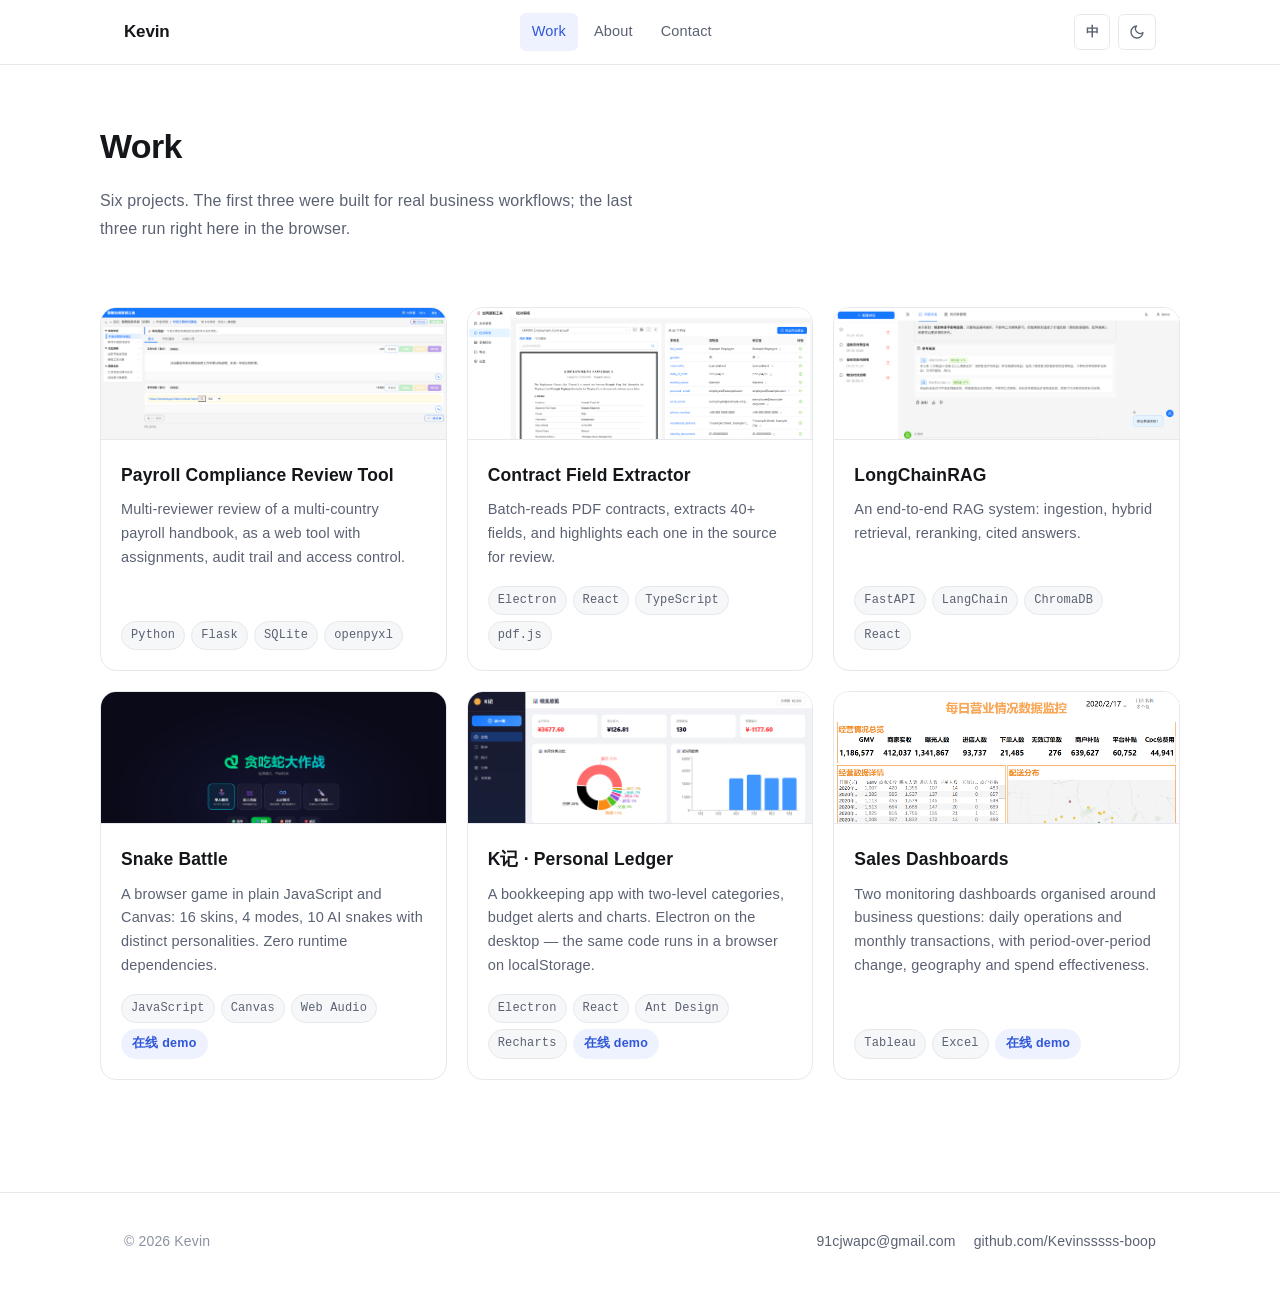
<file: work.html>
<!DOCTYPE html>
<html lang="zh-CN" data-lang="zh" data-theme="light">
<head>
<meta charset="UTF-8">
<meta name="viewport" content="width=device-width, initial-scale=1">
<title data-zh="作品集 — Kevin" data-en="Work — Kevin">作品集 — Kevin</title>
<meta name="description" content="Kevin 的六个作品：薪酬合规审阅工具、合同字段提取工具、LongChainRAG、贪吃蛇大作战、K记、销售数据仪表盘。">
<script>
(function(){
  try {
    var t = localStorage.getItem('portfolio-theme');
    if (!t) t = window.matchMedia('(prefers-color-scheme: dark)').matches ? 'dark' : 'light';
    document.documentElement.setAttribute('data-theme', t);
    var l = localStorage.getItem('portfolio-lang');
    if (!l) l = (navigator.language || 'zh').toLowerCase().indexOf('zh') === 0 ? 'zh' : 'en';
    document.documentElement.setAttribute('data-lang', l);
    document.documentElement.setAttribute('lang', l === 'zh' ? 'zh-CN' : 'en');
  } catch (e) {}
})();
</script>
<link rel="stylesheet" href="assets/css/style.css">
</head>
<body>

<header class="site-header">
  <div class="wrap">
    <a class="brand" href="index.html">Kevin</a>
    <nav class="nav">
      <a href="work.html" aria-current="page"><span class="zh">作品集</span><span class="en">Work</span></a>
      <a href="about.html"><span class="zh">关于</span><span class="en">About</span></a>
      <a href="index.html#contact"><span class="zh">联系</span><span class="en">Contact</span></a>
    </nav>
    <div class="header-tools">
      <button class="icon-btn" id="lang-toggle" type="button" aria-label="Switch to English">EN</button>
      <button class="icon-btn" id="theme-toggle" type="button" aria-label="切换深色模式"></button>
    </div>
  </div>
</header>

<main>

  <section class="wrap" style="padding:52px 0 8px;">
    <h1 style="margin:0 0 10px;font-size:clamp(26px,4vw,34px);letter-spacing:-.02em;">
      <span class="zh">作品集</span><span class="en">Work</span>
    </h1>
    <p style="margin:0;color:var(--text-muted);font-size:16px;max-width:62ch;">
      <span class="zh">六个项目。前三个是为真实业务场景写的工具，后三个可以直接在浏览器里打开。</span>
      <span class="en">Six projects. The first three were built for real business workflows; the last three run right here in the browser.</span>
    </p>
  </section>

  <section class="wrap section" style="border-top:0;">
    <div class="cards">

      <a class="card" href="projects/payroll.html">
        <div class="card-banner"><img src="assets/img/payroll-review.png" alt=""></div>
        <div class="card-body">
          <h3><span class="zh">薪酬合规审阅工具</span><span class="en">Payroll Compliance Review Tool</span></h3>
          <p>
            <span class="zh">把一份多国薪酬规则手册的多人协作审阅，做成有分工、有留痕、有权限约束的 Web 工具。</span>
            <span class="en">Multi-reviewer review of a multi-country payroll handbook, as a web tool with assignments, audit trail and access control.</span>
          </p>
          <div class="tags">
            <span class="tag">Python</span><span class="tag">Flask</span><span class="tag">SQLite</span><span class="tag">openpyxl</span>
          </div>
        </div>
      </a>

      <a class="card" href="projects/contract-extractor.html">
        <div class="card-banner"><img src="assets/img/contract-review.png" alt=""></div>
        <div class="card-body">
          <h3><span class="zh">合同字段提取工具</span><span class="en">Contract Field Extractor</span></h3>
          <p>
            <span class="zh">批量读取 PDF 合同，自动抽取 40 多个字段，在原文中高亮对应位置供逐条核对。</span>
            <span class="en">Batch-reads PDF contracts, extracts 40+ fields, and highlights each one in the source for review.</span>
          </p>
          <div class="tags">
            <span class="tag">Electron</span><span class="tag">React</span><span class="tag">TypeScript</span><span class="tag">pdf.js</span>
          </div>
        </div>
      </a>

      <a class="card" href="projects/longchainrag.html">
        <div class="card-banner"><img src="assets/img/lcr-chat.png" alt=""></div>
        <div class="card-body">
          <h3>LongChainRAG</h3>
          <p>
            <span class="zh">检索增强问答系统的完整实现：文档入库、混合检索、重排序、带引用的回答。</span>
            <span class="en">An end-to-end RAG system: ingestion, hybrid retrieval, reranking, cited answers.</span>
          </p>
          <div class="tags">
            <span class="tag">FastAPI</span><span class="tag">LangChain</span><span class="tag">ChromaDB</span><span class="tag">React</span>
          </div>
        </div>
      </a>

      <div class="card">
        <a class="card-banner" href="demos/snake/" target="_blank" rel="noopener" style="text-decoration:none;">
          <img src="assets/img/snake-home.png" alt="">
        </a>
        <div class="card-body">
          <h3><a class="stretch" href="demos/snake/" target="_blank" rel="noopener">
            <span class="zh">贪吃蛇大作战</span><span class="en">Snake Battle</span>
          </a></h3>
          <p>
            <span class="zh">纯 JavaScript + Canvas 写的浏览器游戏：16 套皮肤、4 种模式、10 条各有性格的 AI 蛇。零运行时依赖。</span>
            <span class="en">A browser game in plain JavaScript and Canvas: 16 skins, 4 modes, 10 AI snakes with distinct personalities. Zero runtime dependencies.</span>
          </p>
          <div class="tags">
            <span class="tag">JavaScript</span><span class="tag">Canvas</span><span class="tag">Web Audio</span>
            <span class="tag tag-accent">在线 demo</span>
          </div>
        </div>
      </div>

      <div class="card">
        <a class="card-banner" href="demos/k-note/" target="_blank" rel="noopener" style="text-decoration:none;">
          <img src="assets/img/k-note-home.png" alt="">
        </a>
        <div class="card-body">
          <h3><a class="stretch" href="demos/k-note/" target="_blank" rel="noopener">K记 · <span class="zh">个人记账</span><span class="en">Personal Ledger</span></a></h3>
          <p>
            <span class="zh">两级分类的记账应用，带预算提醒和图表统计。桌面端用 Electron，同一份代码在浏览器里用 localStorage 也能跑。</span>
            <span class="en">A bookkeeping app with two-level categories, budget alerts and charts. Electron on the desktop — the same code runs in a browser on localStorage.</span>
          </p>
          <div class="tags">
            <span class="tag">Electron</span><span class="tag">React</span><span class="tag">Ant Design</span><span class="tag">Recharts</span>
            <span class="tag tag-accent">在线 demo</span>
          </div>
        </div>
      </div>

      <div class="card">
        <a class="card-banner" href="demos/dashboards/" target="_blank" rel="noopener" style="text-decoration:none;">
          <img src="assets/img/dash-daily-ops.png" alt="">
        </a>
        <div class="card-body">
          <h3><a class="stretch" href="demos/dashboards/" target="_blank" rel="noopener">
            <span class="zh">销售数据仪表盘</span><span class="en">Sales Dashboards</span>
          </a></h3>
          <p>
            <span class="zh">两张按业务问题组织的监控看板：单日经营总览与月度成交分析，含环比、地理分布与投放效果。</span>
            <span class="en">Two monitoring dashboards organised around business questions: daily operations and monthly transactions, with period-over-period change, geography and spend effectiveness.</span>
          </p>
          <div class="tags">
            <span class="tag">Tableau</span><span class="tag">Excel</span>
            <span class="tag tag-accent">在线 demo</span>
          </div>
        </div>
      </div>

    </div>
  </section>

</main>

<footer class="site-footer">
  <div class="wrap">
    <div>© 2026 Kevin</div>
    <div class="footer-links">
      <a href="mailto:91cjwapc@gmail.com">91cjwapc@gmail.com</a>
      <a href="https://github.com/Kevinsssss-boop" target="_blank" rel="noopener">github.com/Kevinsssss-boop</a>
    </div>
  </div>
</footer>

<script src="assets/js/site.js" defer></script>
</body>
</html>
</file>
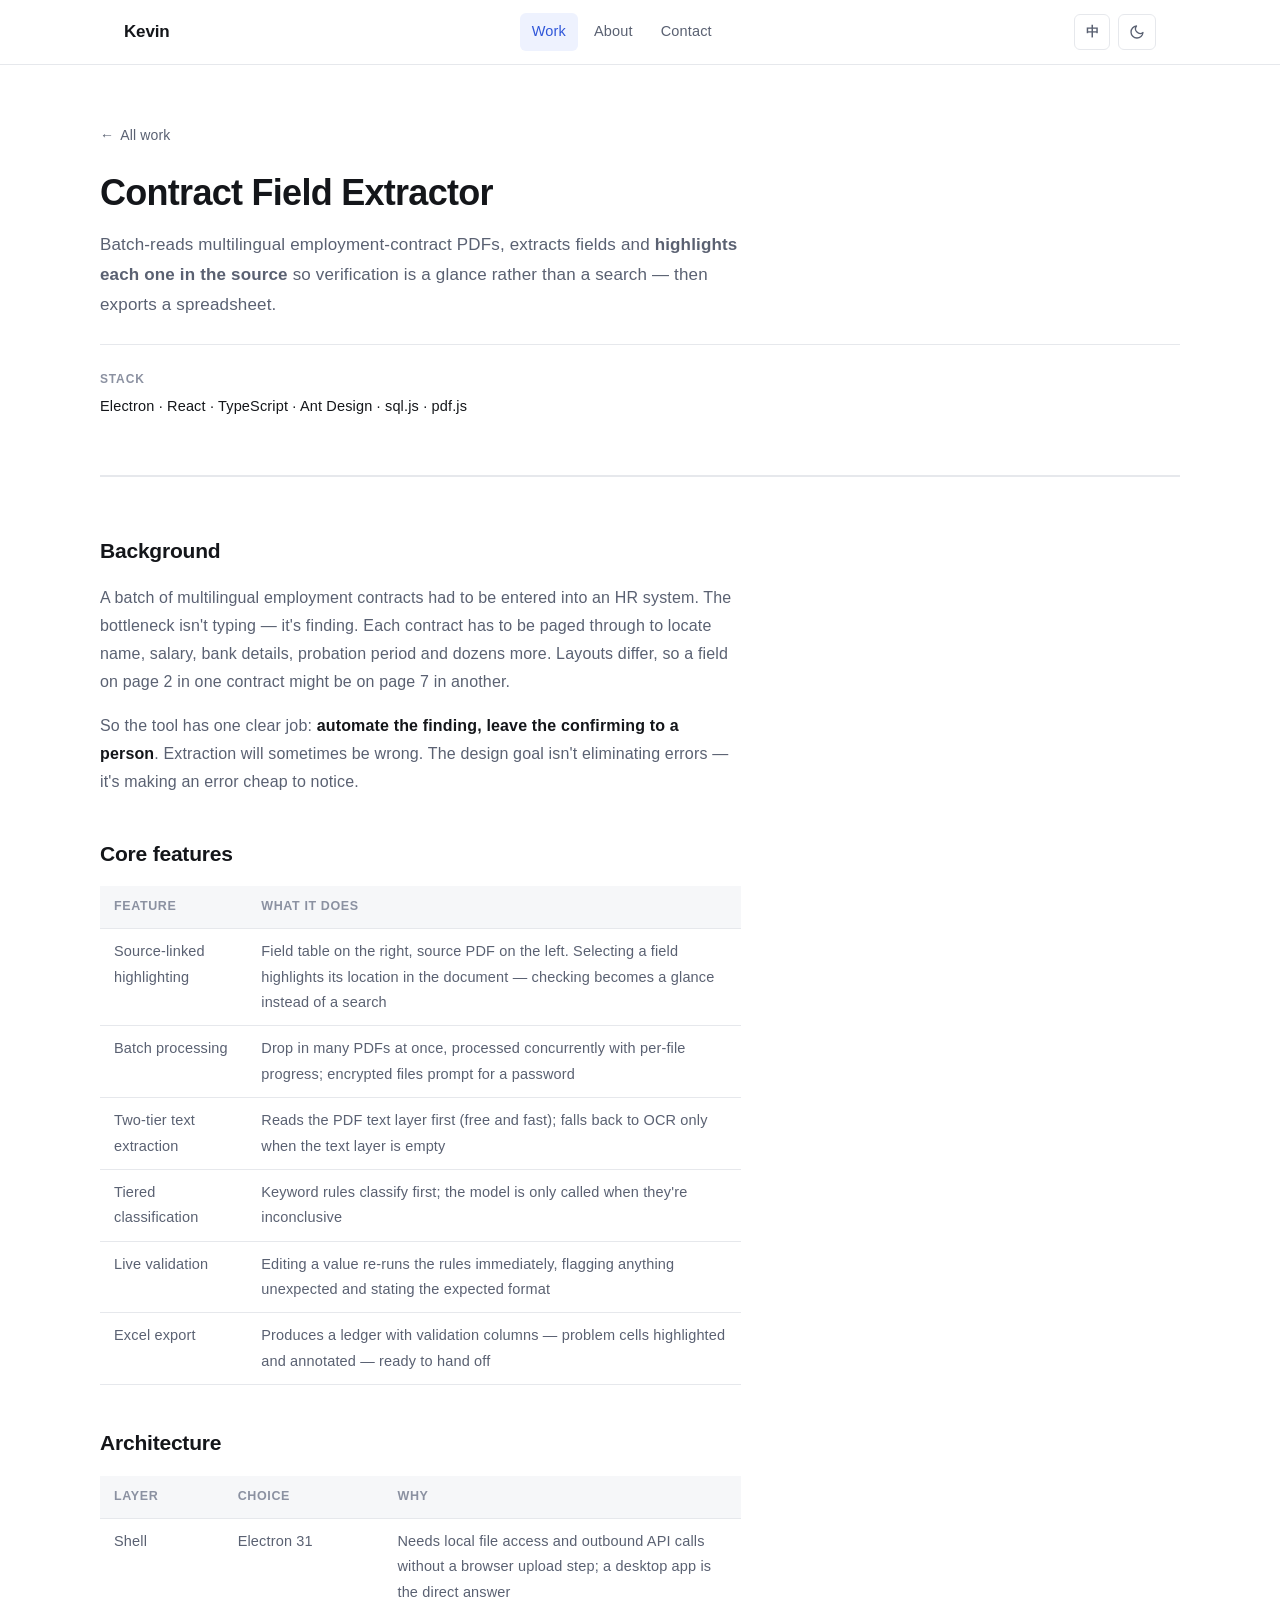
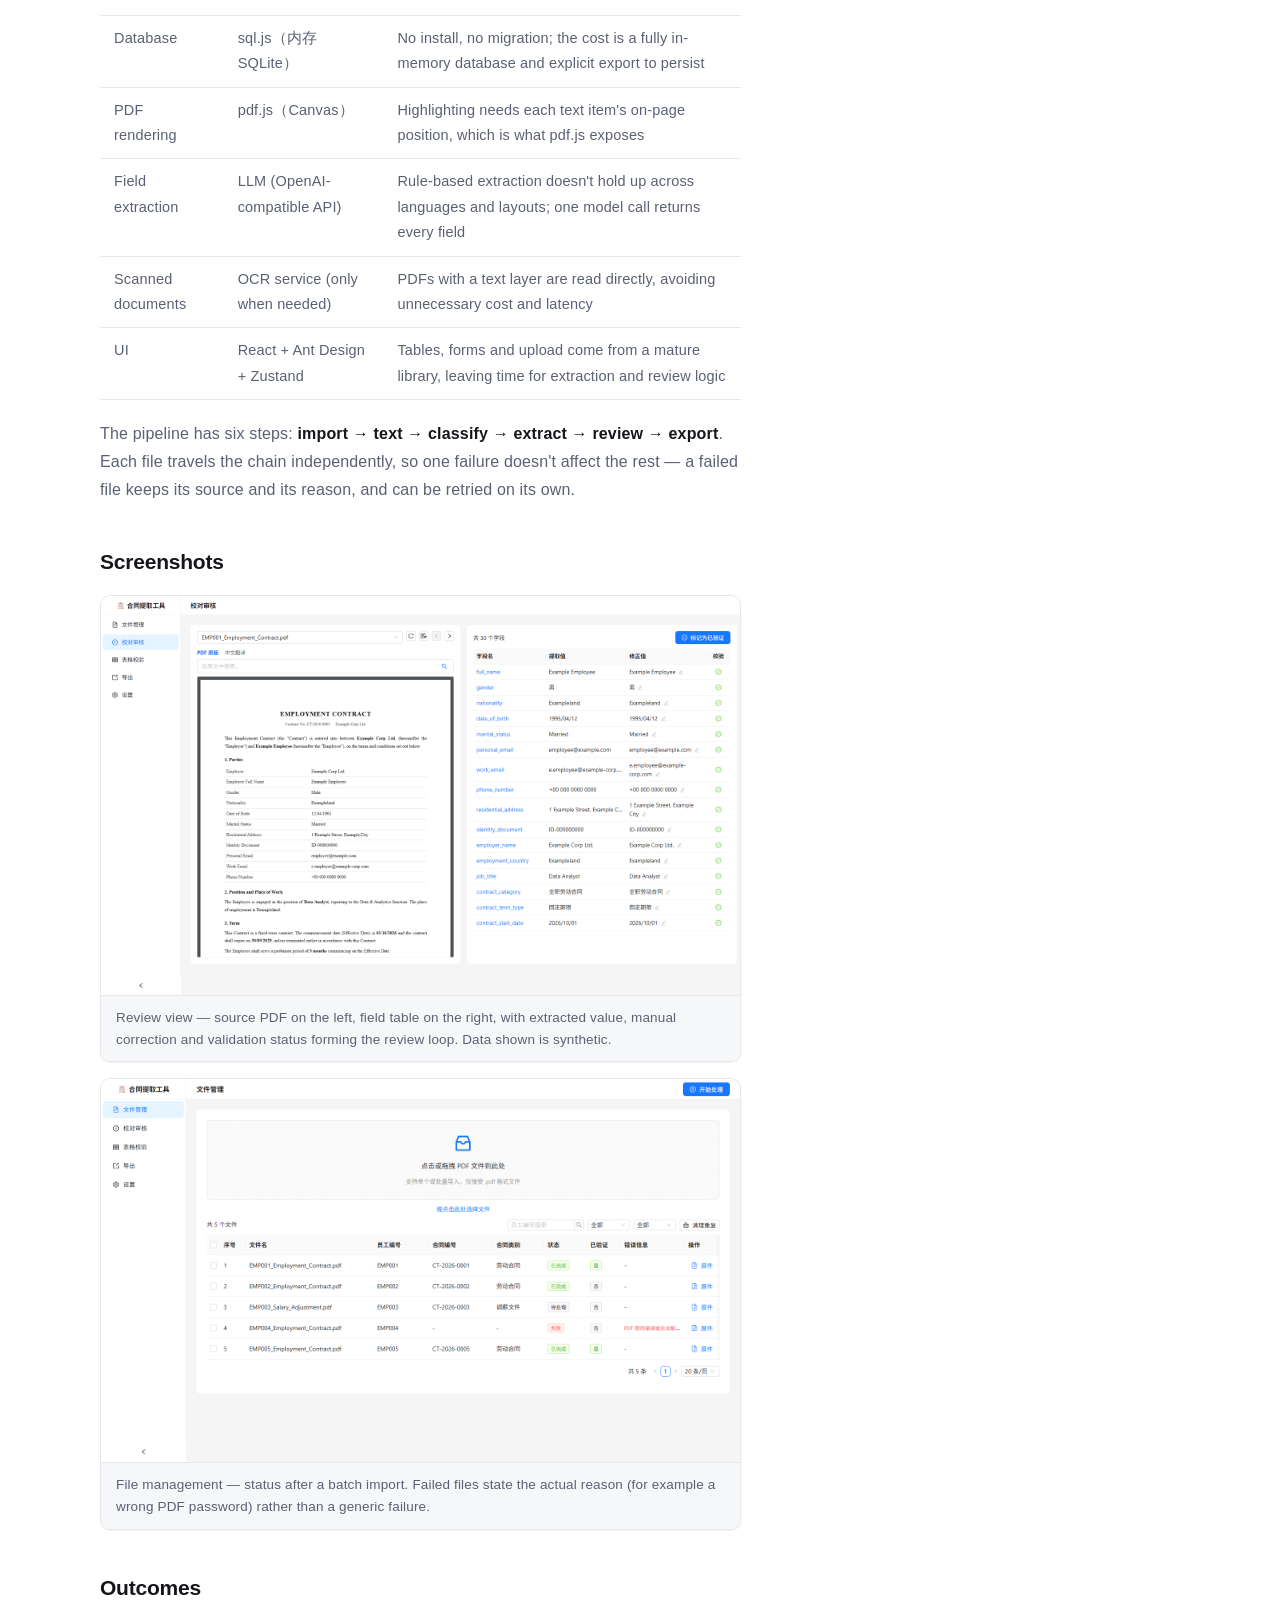
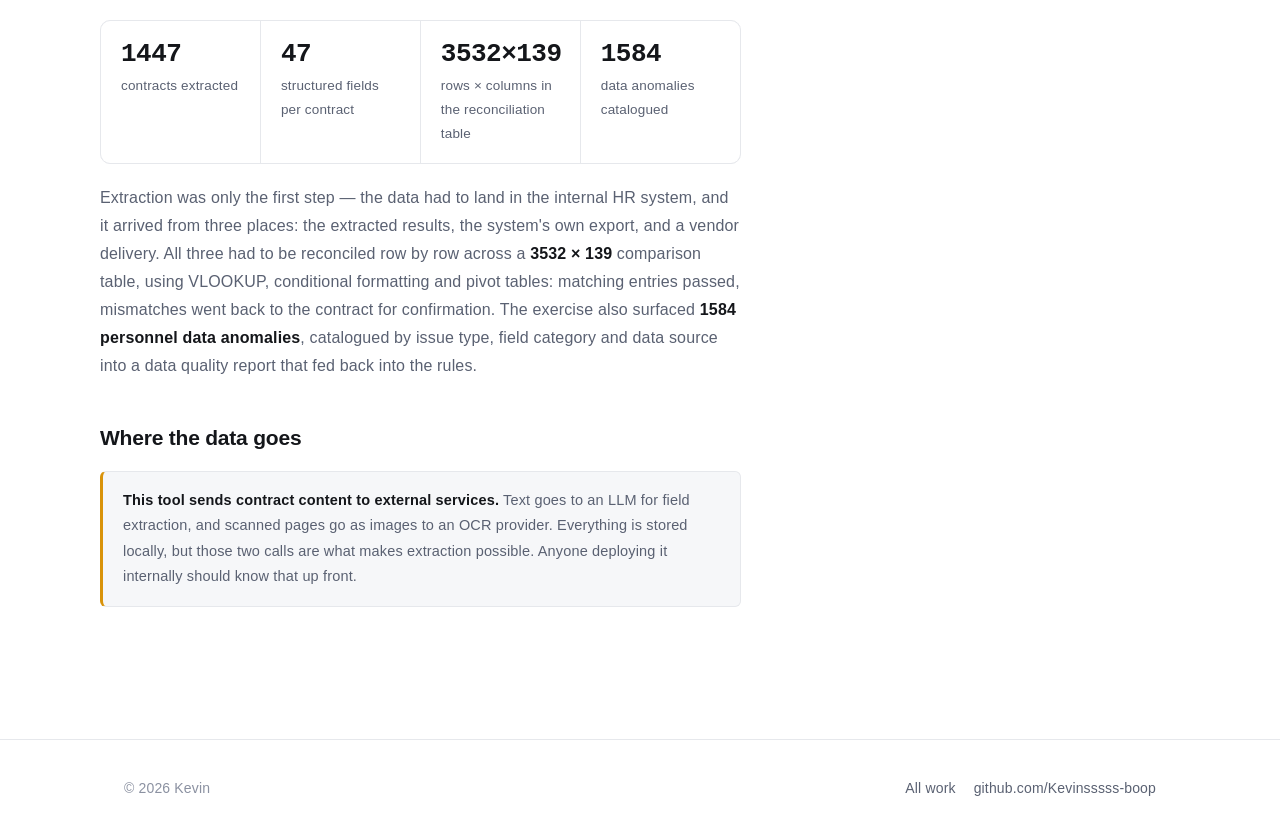
<file: projects/contract-extractor.html>
<!DOCTYPE html>
<html lang="zh-CN" data-lang="zh" data-theme="light">
<head>
<meta charset="UTF-8">
<meta name="viewport" content="width=device-width, initial-scale=1">
<title data-zh="合同字段提取工具 — Kevin" data-en="Contract Field Extractor — Kevin">合同字段提取工具 — Kevin</title>
<meta name="description" content="批量读取 PDF 合同，自动抽取字段，在原文中高亮对应位置供逐条核对，最后导出 Excel。">
<script>
(function(){
  try {
    var t = localStorage.getItem('portfolio-theme');
    if (!t) t = window.matchMedia('(prefers-color-scheme: dark)').matches ? 'dark' : 'light';
    document.documentElement.setAttribute('data-theme', t);
    var l = localStorage.getItem('portfolio-lang');
    if (!l) l = (navigator.language || 'zh').toLowerCase().indexOf('zh') === 0 ? 'zh' : 'en';
    document.documentElement.setAttribute('data-lang', l);
    document.documentElement.setAttribute('lang', l === 'zh' ? 'zh-CN' : 'en');
  } catch (e) {}
})();
</script>
<link rel="stylesheet" href="../assets/css/style.css">
</head>
<body>

<header class="site-header">
  <div class="wrap">
    <a class="brand" href="../index.html">Kevin</a>
    <nav class="nav">
      <a href="../work.html" aria-current="page"><span class="zh">作品集</span><span class="en">Work</span></a>
      <a href="../about.html"><span class="zh">关于</span><span class="en">About</span></a>
      <a href="../index.html#contact"><span class="zh">联系</span><span class="en">Contact</span></a>
    </nav>
    <div class="header-tools">
      <button class="icon-btn" id="lang-toggle" type="button" aria-label="Switch to English">EN</button>
      <button class="icon-btn" id="theme-toggle" type="button" aria-label="切换深色模式"></button>
    </div>
  </div>
</header>

<main>

  <section class="wrap proj-hero">
    <a class="back-link" href="../work.html">← <span class="zh">返回作品集</span><span class="en">All work</span></a>
    <h1><span class="zh">合同字段提取工具</span><span class="en">Contract Field Extractor</span></h1>
    <p class="lede">
      <span class="zh">批量读取多语种劳动合同 PDF，自动抽取字段并<strong>在原文中高亮对应位置</strong>，
        让人只需「看一眼」就能完成核对，最后导出成 Excel 台账。</span>
      <span class="en">Batch-reads multilingual employment-contract PDFs, extracts fields and <strong>highlights each one in the
        source</strong> so verification is a glance rather than a search — then exports a spreadsheet.</span>
    </p>
    <dl class="proj-meta">
      <div>
        <dt><span class="zh">技术栈</span><span class="en">Stack</span></dt>
        <dd>Electron · React · TypeScript · Ant Design · sql.js · pdf.js</dd>
      </div>
    </dl>
  </section>

  <section class="wrap section">
    <div class="prose">

      <h2><span class="zh">项目背景</span><span class="en">Background</span></h2>
      <p>
        <span class="zh">一批多语种劳动合同需要录入员工系统。人工做法的瓶颈不在「录入」，
          而在「查找」——每份合同要翻到对应条款，找出姓名、薪资、银行账号、试用期等几十个字段的位置，
          然后把值抄进表格。合同的排版各不相同，同一个字段在一份里出现在第 2 页，在另一份里可能在第 7 页。</span>
        <span class="en">A batch of multilingual employment contracts had to be entered into an HR system. The bottleneck
          isn't typing — it's finding. Each contract has to be paged through to locate name, salary, bank details, probation
          period and dozens more. Layouts differ, so a field on page 2 in one contract might be on page 7 in another.</span>
      </p>
      <p>
        <span class="zh">所以这个工具的定位很明确：<strong>把「找到」自动化，把「确认」留给人</strong>。
          自动提取一定会有错，设计目标不是消除错误，而是让错误被发现的成本尽可能低。</span>
        <span class="en">So the tool has one clear job: <strong>automate the finding, leave the confirming to a person</strong>.
          Extraction will sometimes be wrong. The design goal isn't eliminating errors — it's making an error cheap to notice.</span>
      </p>

      <h2><span class="zh">核心功能</span><span class="en">Core features</span></h2>
      <div class="table-wrap">
        <table>
          <thead>
            <tr>
              <th><span class="zh">功能</span><span class="en">Feature</span></th>
              <th><span class="zh">说明</span><span class="en">What it does</span></th>
            </tr>
          </thead>
          <tbody>
            <tr>
              <td><span class="zh">原文联动高亮</span><span class="en">Source-linked highlighting</span></td>
              <td><span class="zh">右侧是字段表，左侧是 PDF 原文；选中任一字段，原文中对应的位置立即高亮。核对从「翻文件」变成「看一眼」</span><span class="en">Field table on the right, source PDF on the left. Selecting a field highlights its location in the document — checking becomes a glance instead of a search</span></td>
            </tr>
            <tr>
              <td><span class="zh">批量处理</span><span class="en">Batch processing</span></td>
              <td><span class="zh">一次拖入多份 PDF，并发处理，逐份显示进度；加密文件单独弹出密码输入</span><span class="en">Drop in many PDFs at once, processed concurrently with per-file progress; encrypted files prompt for a password</span></td>
            </tr>
            <tr>
              <td><span class="zh">两级文本来源</span><span class="en">Two-tier text extraction</span></td>
              <td><span class="zh">优先读取 PDF 文字层（免费且快），只有文字层为空时才回退到 OCR</span><span class="en">Reads the PDF text layer first (free and fast); falls back to OCR only when the text layer is empty</span></td>
            </tr>
            <tr>
              <td><span class="zh">分级分类</span><span class="en">Tiered classification</span></td>
              <td><span class="zh">先用关键词规则判断合同类型，规则判不出来时才调用模型</span><span class="en">Keyword rules classify first; the model is only called when they're inconclusive</span></td>
            </tr>
            <tr>
              <td><span class="zh">即时校验</span><span class="en">Live validation</span></td>
              <td><span class="zh">字段值一旦被修改就重跑校验规则，不符合预期格式的当场标出并说明期望值</span><span class="en">Editing a value re-runs the rules immediately, flagging anything unexpected and stating the expected format</span></td>
            </tr>
            <tr>
              <td><span class="zh">Excel 导出</span><span class="en">Excel export</span></td>
              <td><span class="zh">输出带校验列的台账，有问题的单元格高亮并附批注，可直接交给下一环节</span><span class="en">Produces a ledger with validation columns — problem cells highlighted and annotated — ready to hand off</span></td>
            </tr>
          </tbody>
        </table>
      </div>

      <h2><span class="zh">技术架构</span><span class="en">Architecture</span></h2>
      <div class="table-wrap">
        <table>
          <thead>
            <tr>
              <th><span class="zh">层级</span><span class="en">Layer</span></th>
              <th><span class="zh">选型</span><span class="en">Choice</span></th>
              <th><span class="zh">理由</span><span class="en">Why</span></th>
            </tr>
          </thead>
          <tbody>
            <tr>
              <td><span class="zh">外壳</span><span class="en">Shell</span></td>
              <td>Electron 31</td>
              <td><span class="zh">需要读本地文件、调用外部服务、并且不经过浏览器上传——桌面应用最直接</span><span class="en">Needs local file access and outbound API calls without a browser upload step; a desktop app is the direct answer</span></td>
            </tr>
            <tr>
              <td><span class="zh">数据库</span><span class="en">Database</span></td>
              <td>sql.js（内存 SQLite）</td>
              <td><span class="zh">免安装、免迁移；代价是整库驻留内存、写盘需显式导出</span><span class="en">No install, no migration; the cost is a fully in-memory database and explicit export to persist</span></td>
            </tr>
            <tr>
              <td><span class="zh">PDF 渲染</span><span class="en">PDF rendering</span></td>
              <td>pdf.js（Canvas）</td>
              <td><span class="zh">要拿到每个文本项在页面上的位置，才能做高亮框；这是高亮功能的前提</span><span class="en">Highlighting needs each text item's on-page position, which is what pdf.js exposes</span></td>
            </tr>
            <tr>
              <td><span class="zh">字段提取</span><span class="en">Field extraction</span></td>
              <td><span class="zh">大模型（OpenAI 兼容接口）</span><span class="en">LLM (OpenAI-compatible API)</span></td>
              <td><span class="zh">多语种、版式不固定的合同用规则抽取不现实，模型一次请求返回全部字段</span><span class="en">Rule-based extraction doesn't hold up across languages and layouts; one model call returns every field</span></td>
            </tr>
            <tr>
              <td><span class="zh">扫描件</span><span class="en">Scanned documents</span></td>
              <td><span class="zh">OCR 服务（仅在需要时）</span><span class="en">OCR service (only when needed)</span></td>
              <td><span class="zh">有文字层的 PDF 直接读，避免不必要的调用成本和等待</span><span class="en">PDFs with a text layer are read directly, avoiding unnecessary cost and latency</span></td>
            </tr>
            <tr>
              <td><span class="zh">界面</span><span class="en">UI</span></td>
              <td>React + Ant Design + Zustand</td>
              <td><span class="zh">表格、表单、上传这些组件用成熟库，把时间留给提取与校对逻辑</span><span class="en">Tables, forms and upload come from a mature library, leaving time for extraction and review logic</span></td>
            </tr>
          </tbody>
        </table>
      </div>
      <p>
        <span class="zh">处理链路分六步：<strong>导入 → 取文本 → 分类 → 提取 → 核对 → 导出</strong>。
          每份文件独立走完这条链路，一份失败不影响其余；失败的会保留原文件与失败原因，可以单独重试。</span>
        <span class="en">The pipeline has six steps: <strong>import → text → classify → extract → review → export</strong>.
          Each file travels the chain independently, so one failure doesn't affect the rest — a failed file keeps its source
          and its reason, and can be retried on its own.</span>
      </p>

      <h2><span class="zh">界面截图</span><span class="en">Screenshots</span></h2>
      <figure class="shot">
        <img src="../assets/img/contract-review.png" alt="核对界面：左侧 PDF 原文，右侧字段表">
        <figcaption>
          <span class="zh">核对界面——左侧 PDF 原文、右侧字段表，中间的「提取值 / 修正值 / 校验」三列构成完整的复核闭环。
            截图中的数据为合成样例。</span>
          <span class="en">Review view — source PDF on the left, field table on the right, with extracted value, manual correction
            and validation status forming the review loop. Data shown is synthetic.</span>
        </figcaption>
      </figure>
      <figure class="shot">
        <img src="../assets/img/contract-files.png" alt="文件管理：批量导入、状态与错误信息">
        <figcaption>
          <span class="zh">文件管理——批量导入后的状态一览。失败的文件会显示具体原因（例如「PDF 密码错误」），
            而不是笼统的「处理失败」。</span>
          <span class="en">File management — status after a batch import. Failed files state the actual reason (for example a wrong
            PDF password) rather than a generic failure.</span>
        </figcaption>
      </figure>

      <h2><span class="zh">量化成果</span><span class="en">Outcomes</span></h2>
      <div class="metrics">
        <div class="metric">
          <div class="n">1447</div>
          <div class="k"><span class="zh">份合同完成提取</span><span class="en">contracts extracted</span></div>
        </div>
        <div class="metric">
          <div class="n">47</div>
          <div class="k"><span class="zh">个结构化字段</span><span class="en">structured fields per contract</span></div>
        </div>
        <div class="metric">
          <div class="n">3532×139</div>
          <div class="k"><span class="zh">三方比对表规模</span><span class="en">rows × columns in the reconciliation table</span></div>
        </div>
        <div class="metric">
          <div class="n">1584</div>
          <div class="k"><span class="zh">条人员异常记录</span><span class="en">data anomalies catalogued</span></div>
        </div>
      </div>
      <p>
        <span class="zh">提取只是第一步，数据要导入内部员工管理系统，而来源不止一处——
          合同提取结果、系统导出、供应商交付三份数据需要逐条对齐。
          比对表规模 <strong>3532 行 × 139 列</strong>，用 VLOOKUP、条件格式和数据透视表逐条核对：
          一致的通过，不一致的回到合同原文确认后再改。
          过程中另外汇总出 <strong>1584 条人员异常记录</strong>，按问题类型、字段类别、数据来源三个维度分类，
          形成一份数据质量分析报告，作为后续规则调整的依据。</span>
        <span class="en">Extraction was only the first step — the data had to land in the internal HR system, and it arrived from
          three places: the extracted results, the system's own export, and a vendor delivery. All three had to be reconciled row
          by row across a <strong>3532 × 139</strong> comparison table, using VLOOKUP, conditional formatting and pivot tables:
          matching entries passed, mismatches went back to the contract for confirmation. The exercise also surfaced
          <strong>1584 personnel data anomalies</strong>, catalogued by issue type, field category and data source into a data
          quality report that fed back into the rules.</span>
      </p>

      <h2><span class="zh">数据流向</span><span class="en">Where the data goes</span></h2>
      <div class="note note-warn">
        <span class="zh"><strong>这个工具会把合同内容发给外部服务。</strong>文本送给大模型做字段抽取，
          扫描件的整页图片送给 OCR 服务。所有数据保存在本机，但这两次外发是提取功能的前提。
          任何要在内部部署它的人，都应该先知道这一点。</span>
        <span class="en"><strong>This tool sends contract content to external services.</strong> Text goes to an LLM for field
          extraction, and scanned pages go as images to an OCR provider. Everything is stored locally, but those two calls are
          what makes extraction possible. Anyone deploying it internally should know that up front.</span>
      </div>

    </div>
  </section>

</main>

<footer class="site-footer">
  <div class="wrap">
    <div>© 2026 Kevin</div>
    <div class="footer-links">
      <a href="../work.html"><span class="zh">返回作品集</span><span class="en">All work</span></a>
      <a href="https://github.com/Kevinsssss-boop" target="_blank" rel="noopener">github.com/Kevinsssss-boop</a>
    </div>
  </div>
</footer>

<script src="../assets/js/site.js" defer></script>
</body>
</html>
</file>
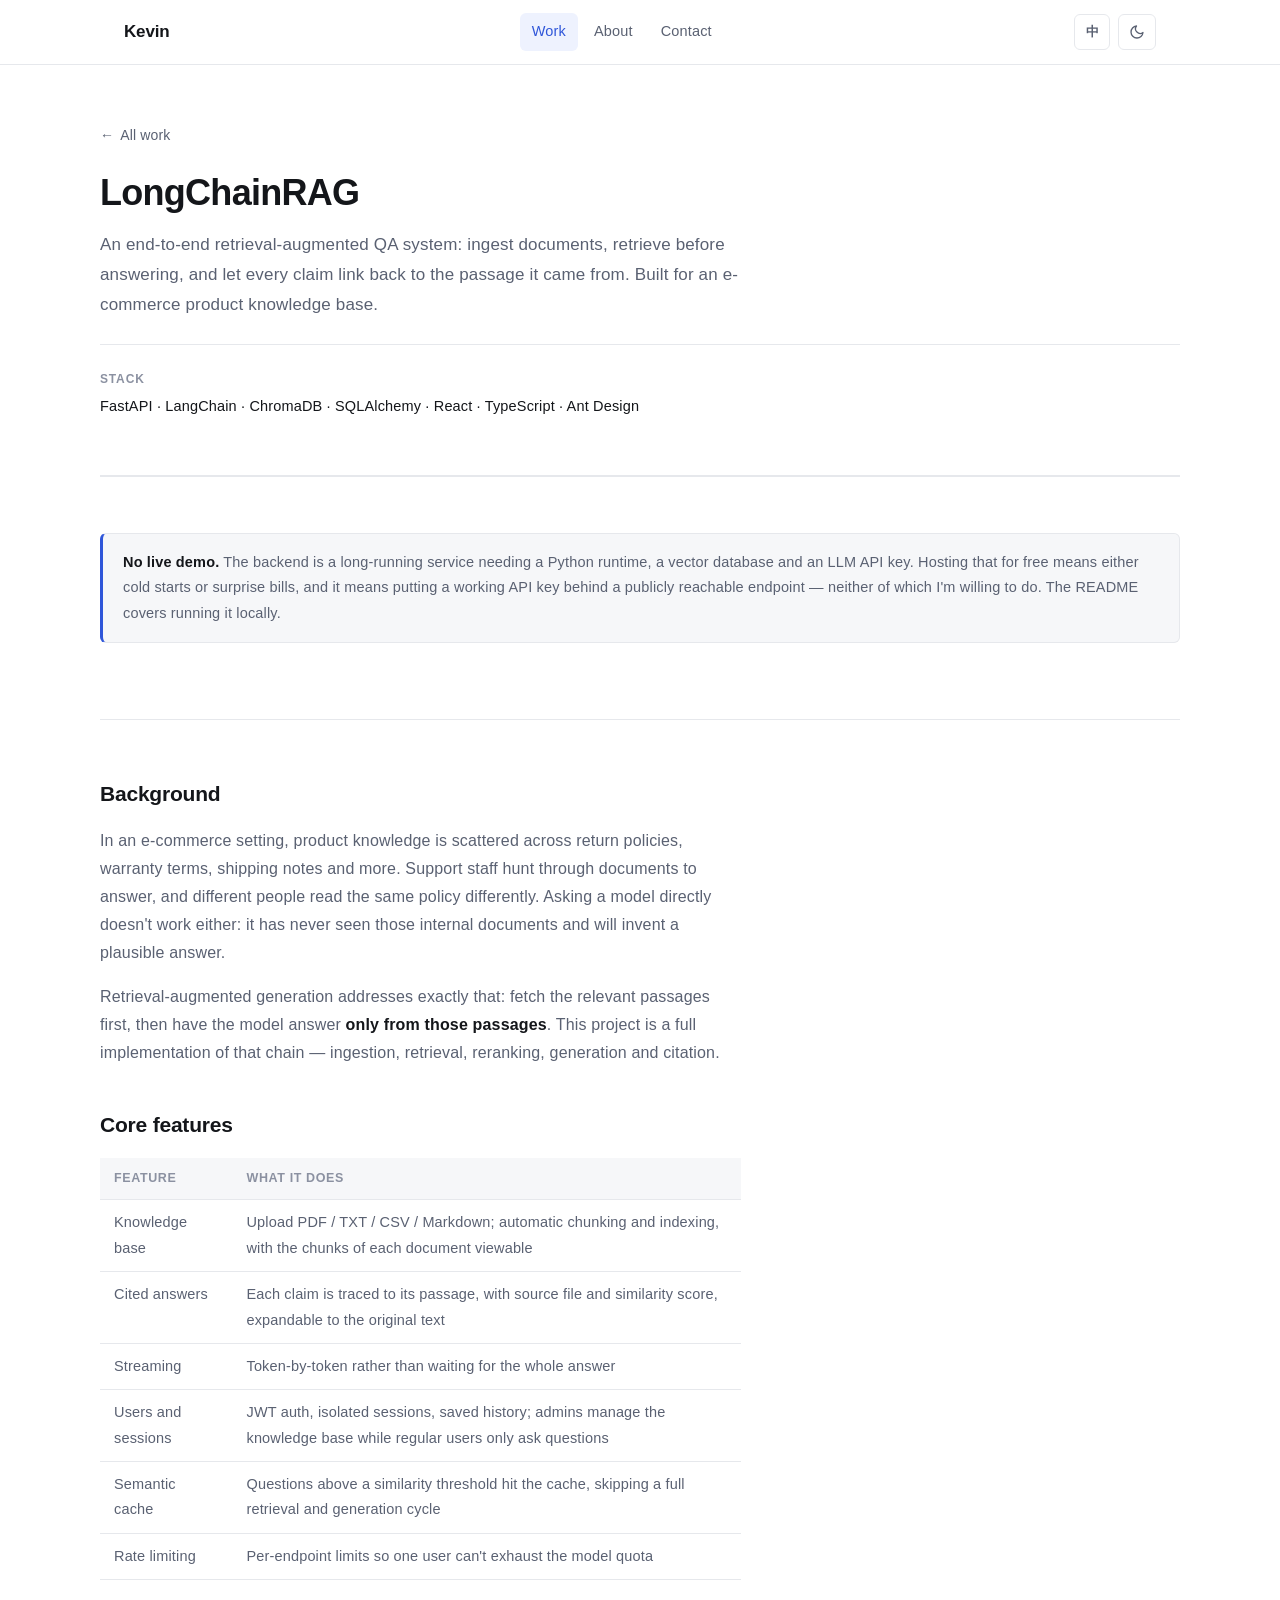
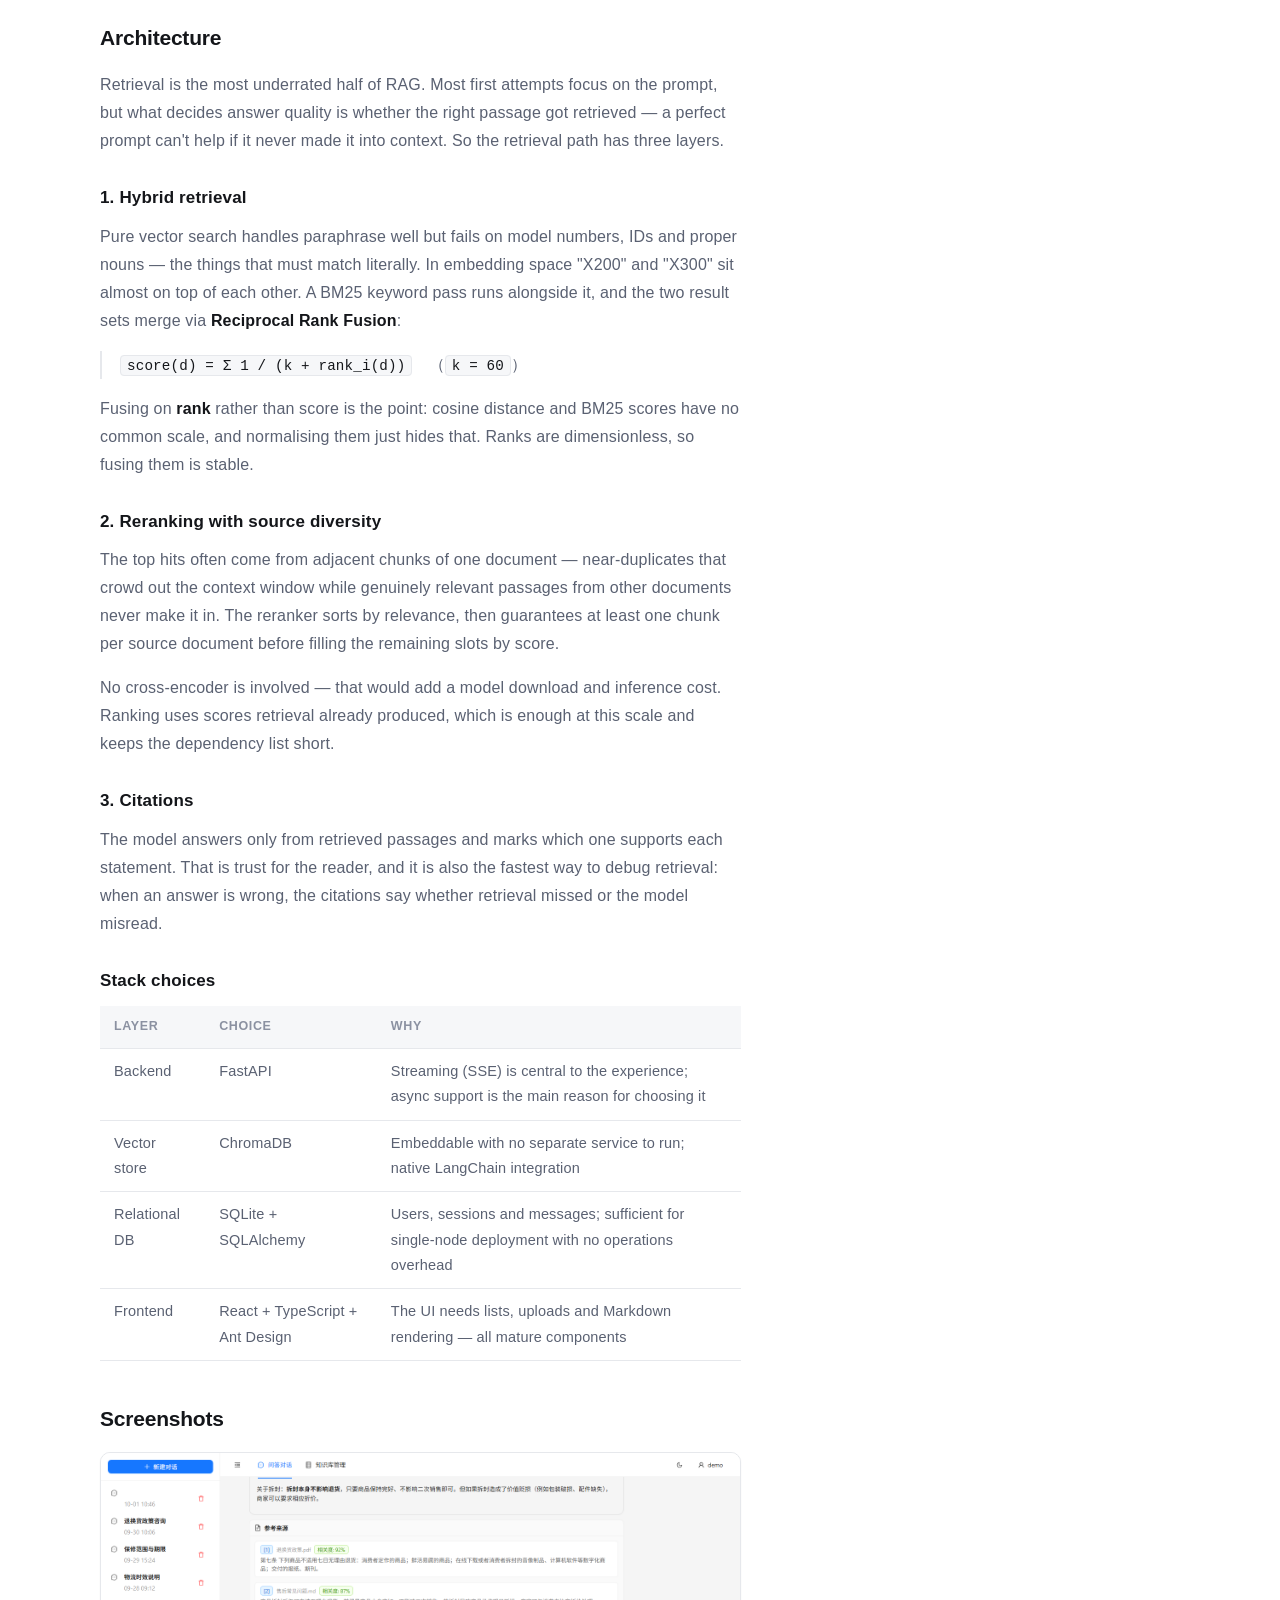
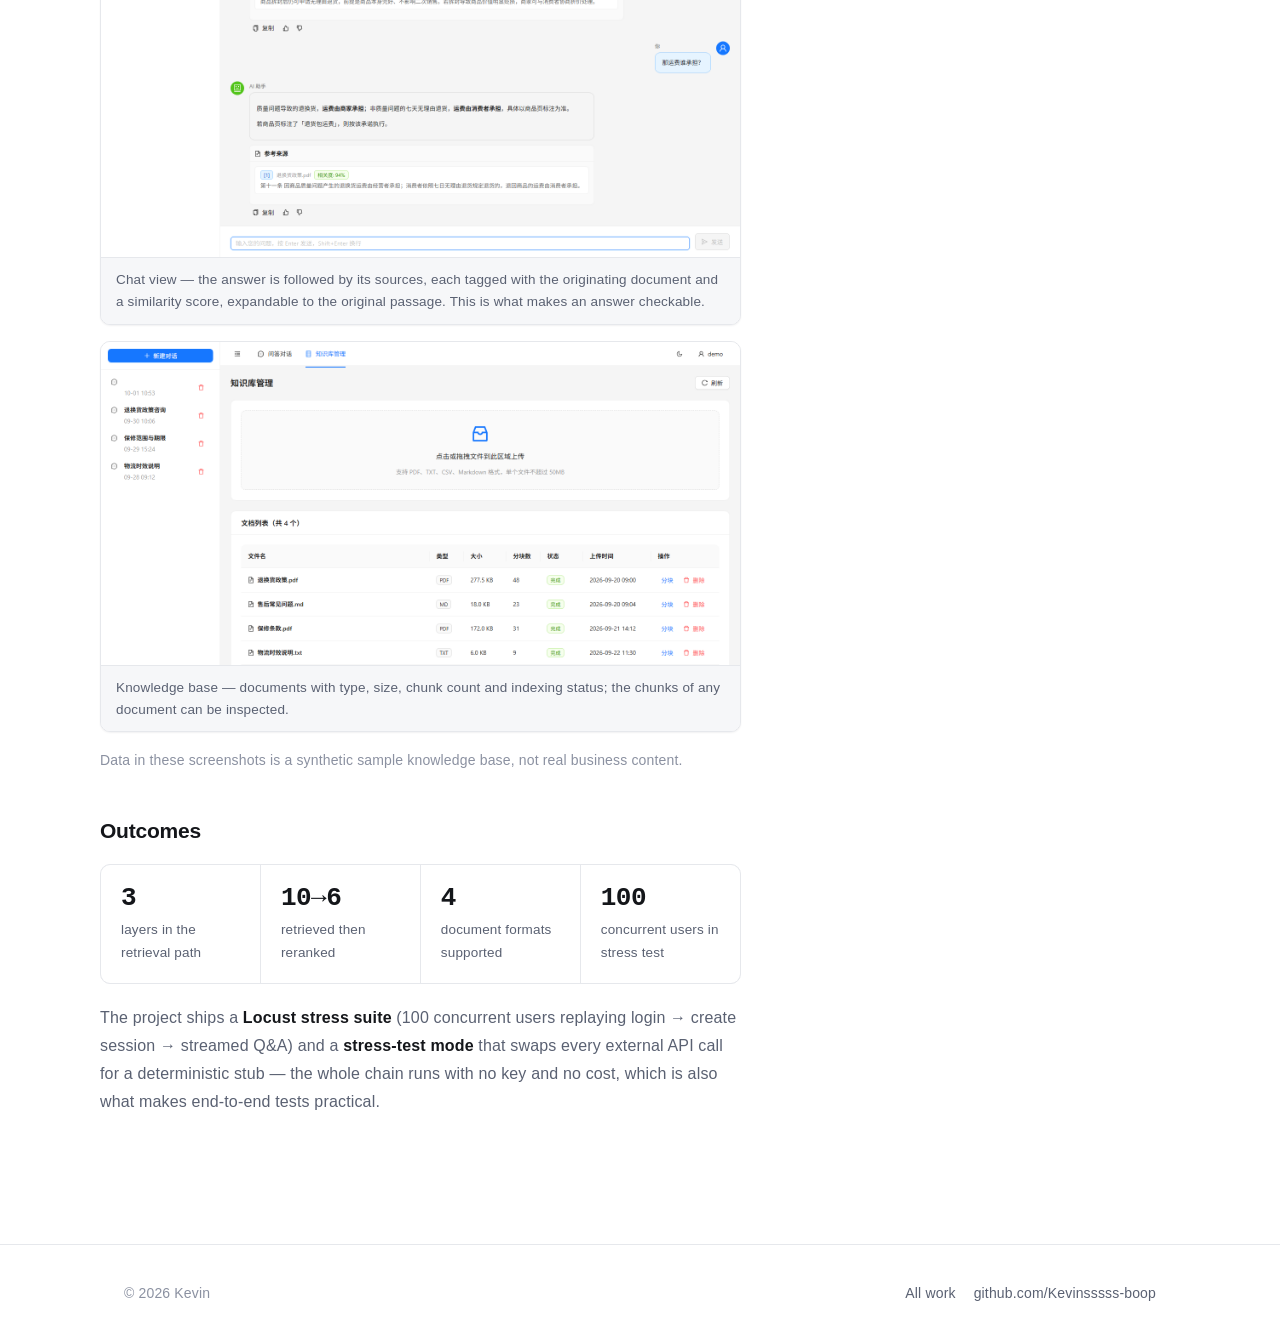
<file: projects/longchainrag.html>
<!DOCTYPE html>
<html lang="zh-CN" data-lang="zh" data-theme="light">
<head>
<meta charset="UTF-8">
<meta name="viewport" content="width=device-width, initial-scale=1">
<title data-zh="LongChainRAG — Kevin" data-en="LongChainRAG — Kevin">LongChainRAG — Kevin</title>
<meta name="description" content="检索增强问答系统的完整实现：文档入库、混合检索、重排序、带引用的回答。">
<script>
(function(){
  try {
    var t = localStorage.getItem('portfolio-theme');
    if (!t) t = window.matchMedia('(prefers-color-scheme: dark)').matches ? 'dark' : 'light';
    document.documentElement.setAttribute('data-theme', t);
    var l = localStorage.getItem('portfolio-lang');
    if (!l) l = (navigator.language || 'zh').toLowerCase().indexOf('zh') === 0 ? 'zh' : 'en';
    document.documentElement.setAttribute('data-lang', l);
    document.documentElement.setAttribute('lang', l === 'zh' ? 'zh-CN' : 'en');
  } catch (e) {}
})();
</script>
<link rel="stylesheet" href="../assets/css/style.css">
</head>
<body>

<header class="site-header">
  <div class="wrap">
    <a class="brand" href="../index.html">Kevin</a>
    <nav class="nav">
      <a href="../work.html" aria-current="page"><span class="zh">作品集</span><span class="en">Work</span></a>
      <a href="../about.html"><span class="zh">关于</span><span class="en">About</span></a>
      <a href="../index.html#contact"><span class="zh">联系</span><span class="en">Contact</span></a>
    </nav>
    <div class="header-tools">
      <button class="icon-btn" id="lang-toggle" type="button" aria-label="Switch to English">EN</button>
      <button class="icon-btn" id="theme-toggle" type="button" aria-label="切换深色模式"></button>
    </div>
  </div>
</header>

<main>

  <section class="wrap proj-hero">
    <a class="back-link" href="../work.html">← <span class="zh">返回作品集</span><span class="en">All work</span></a>
    <h1>LongChainRAG</h1>
    <p class="lede">
      <span class="zh">一个检索增强问答系统的完整实现：把文档灌进知识库，提问时先检索再回答，
        并且<strong>每个结论都能点回到原文片段</strong>。面向电商商品知识库场景。</span>
      <span class="en">An end-to-end retrieval-augmented QA system: ingest documents, retrieve before answering, and let every
        claim link back to the passage it came from. Built for an e-commerce product knowledge base.</span>
    </p>
    <dl class="proj-meta">
      <div>
        <dt><span class="zh">技术栈</span><span class="en">Stack</span></dt>
        <dd>FastAPI · LangChain · ChromaDB · SQLAlchemy · React · TypeScript · Ant Design</dd>
      </div>
    </dl>
  </section>

  <section class="wrap section">
    <div class="note">
      <span class="zh"><strong>没有在线 demo。</strong>它的后端是一个需要 Python 运行环境、向量数据库和大模型 API Key 的常驻服务。
        免费托管要么会休眠、要么在被访问时产生费用，而且需要把一个可用的 API Key 放在公开可访问的服务里——
        这两件事我都不想接受。想跑的话按 README 本地启动即可。</span>
      <span class="en"><strong>No live demo.</strong> The backend is a long-running service needing a Python runtime, a vector
        database and an LLM API key. Hosting that for free means either cold starts or surprise bills, and it means putting a
        working API key behind a publicly reachable endpoint — neither of which I'm willing to do. The README covers running it
        locally.</span>
    </div>
  </section>

  <section class="wrap section">
    <div class="prose">

      <h2><span class="zh">项目背景</span><span class="en">Background</span></h2>
      <p>
        <span class="zh">电商场景下的商品知识分散在退换货政策、保修条款、物流说明等一堆文档里。
          客服回答问题时需要逐份翻找，且不同的人对同一条政策的理解可能不一致。
          直接问大模型也不行——模型不知道这些内部文档，会编造看起来合理的答案。</span>
        <span class="en">In an e-commerce setting, product knowledge is scattered across return policies, warranty terms,
          shipping notes and more. Support staff hunt through documents to answer, and different people read the same policy
          differently. Asking a model directly doesn't work either: it has never seen those internal documents and will
          invent a plausible answer.</span>
      </p>
      <p>
        <span class="zh">检索增强生成（RAG）解决的就是这个问题：先从知识库里检索出相关段落，
          再让模型<strong>只依据这些段落</strong>作答。这个项目是对这条链路的完整实现——
          文档入库、检索、重排序、生成、引用回溯。</span>
        <span class="en">Retrieval-augmented generation addresses exactly that: fetch the relevant passages first, then have the
          model answer <strong>only from those passages</strong>. This project is a full implementation of that chain —
          ingestion, retrieval, reranking, generation and citation.</span>
      </p>

      <h2><span class="zh">核心功能</span><span class="en">Core features</span></h2>
      <div class="table-wrap">
        <table>
          <thead>
            <tr>
              <th><span class="zh">功能</span><span class="en">Feature</span></th>
              <th><span class="zh">说明</span><span class="en">What it does</span></th>
            </tr>
          </thead>
          <tbody>
            <tr>
              <td><span class="zh">知识库管理</span><span class="en">Knowledge base</span></td>
              <td><span class="zh">上传 PDF / TXT / CSV / Markdown，自动分块、向量化入库，可查看每个文档切出的分块</span><span class="en">Upload PDF / TXT / CSV / Markdown; automatic chunking and indexing, with the chunks of each document viewable</span></td>
            </tr>
            <tr>
              <td><span class="zh">带引用的回答</span><span class="en">Cited answers</span></td>
              <td><span class="zh">回答中标出每段结论来自哪个片段，附来源文件名与相似度，可展开看原文</span><span class="en">Each claim is traced to its passage, with source file and similarity score, expandable to the original text</span></td>
            </tr>
            <tr>
              <td><span class="zh">流式输出</span><span class="en">Streaming</span></td>
              <td><span class="zh">逐字返回，不用等整段生成完</span><span class="en">Token-by-token rather than waiting for the whole answer</span></td>
            </tr>
            <tr>
              <td><span class="zh">多用户与会话</span><span class="en">Users and sessions</span></td>
              <td><span class="zh">JWT 认证、会话隔离与历史保存；管理员可管理知识库，普通用户只能问答</span><span class="en">JWT auth, isolated sessions, saved history; admins manage the knowledge base while regular users only ask questions</span></td>
            </tr>
            <tr>
              <td><span class="zh">语义缓存</span><span class="en">Semantic cache</span></td>
              <td><span class="zh">相似度超过阈值的问题直接命中缓存，省掉一次完整的检索与生成</span><span class="en">Questions above a similarity threshold hit the cache, skipping a full retrieval and generation cycle</span></td>
            </tr>
            <tr>
              <td><span class="zh">接口限流</span><span class="en">Rate limiting</span></td>
              <td><span class="zh">按接口限制调用频率，避免单个用户占满模型配额</span><span class="en">Per-endpoint limits so one user can't exhaust the model quota</span></td>
            </tr>
          </tbody>
        </table>
      </div>

      <h2><span class="zh">技术架构</span><span class="en">Architecture</span></h2>
      <p>
        <span class="zh">RAG 里最容易被低估的一步是<strong>检索</strong>。多数人第一次做会把注意力放在提示词上，
          但真正决定回答质量的是「有没有把正确的段落捞出来」——提示词写得再好，检索没召回目标段落，
          模型也只能编。所以检索链路做了三层：</span>
        <span class="en">Retrieval is the most underrated half of RAG. Most first attempts focus on the prompt, but what decides
          answer quality is whether the right passage got retrieved — a perfect prompt can't help if it never made it into
          context. So the retrieval path has three layers.</span>
      </p>

      <h3><span class="zh">一、混合检索：向量 + 关键词</span><span class="en">1. Hybrid retrieval</span></h3>
      <p>
        <span class="zh">纯向量检索擅长语义相近的表述，但对型号、编号、专有名词这类必须逐字命中的查询很糟——
          在语义空间里，「X200」和「X300」几乎挨在一起。所以同时跑一路 BM25 关键词检索，
          再把两路结果按 <strong>RRF（倒数排名融合）</strong>合并：</span>
        <span class="en">Pure vector search handles paraphrase well but fails on model numbers, IDs and proper nouns — the things
          that must match literally. In embedding space "X200" and "X300" sit almost on top of each other. A BM25 keyword pass
          runs alongside it, and the two result sets merge via <strong>Reciprocal Rank Fusion</strong>:</span>
      </p>
      <p style="padding-left:18px;border-left:2px solid var(--border);color:var(--text-muted);">
        <code>score(d) = Σ 1 / (k + rank_i(d))</code>　（<code>k = 60</code>）
      </p>
      <p>
        <span class="zh">用<strong>排名</strong>而不是用分数融合，是这里的关键：两路检索的分数量纲根本不可比——
          余弦距离和 BM25 分数没有共同尺度，归一化只是把问题掩盖过去。排名是无量纲的，融合起来才稳。</span>
        <span class="en">Fusing on <strong>rank</strong> rather than score is the point: cosine distance and BM25 scores have no
          common scale, and normalising them just hides that. Ranks are dimensionless, so fusing them is stable.</span>
      </p>

      <h3><span class="zh">二、重排序：保证来源多样</span><span class="en">2. Reranking with source diversity</span></h3>
      <p>
        <span class="zh">检索回来的前几条经常来自同一份文档的相邻段落——内容高度重复，却把上下文位置全占了，
          其他文档里真正相关的段落反而进不来。重排序在按相关度排序之后，先保证每份来源文档至少有一条入选，
          再用剩下的名额按分数补齐。</span>
        <span class="en">The top hits often come from adjacent chunks of one document — near-duplicates that crowd out the context
          window while genuinely relevant passages from other documents never make it in. The reranker sorts by relevance, then
          guarantees at least one chunk per source document before filling the remaining slots by score.</span>
      </p>
      <p>
        <span class="zh">这里没有引入交叉编码器模型——那会带来额外的模型下载和推理开销。
          用的是检索阶段已有的分数，对当前规模足够，也保持了依赖列表的简短。</span>
        <span class="en">No cross-encoder is involved — that would add a model download and inference cost. Ranking uses scores
          retrieval already produced, which is enough at this scale and keeps the dependency list short.</span>
      </p>

      <h3><span class="zh">三、引用回溯</span><span class="en">3. Citations</span></h3>
      <p>
        <span class="zh">模型被要求只依据检索到的片段作答，并标注每句话来自哪一段。这既是给用户的信任依据，
          也是调试检索质量最直接的手段——回答错了，看引用就知道是检索没捞到，还是模型读错了。</span>
        <span class="en">The model answers only from retrieved passages and marks which one supports each statement. That is trust
          for the reader, and it is also the fastest way to debug retrieval: when an answer is wrong, the citations say whether
          retrieval missed or the model misread.</span>
      </p>

      <h3><span class="zh">技术选型</span><span class="en">Stack choices</span></h3>
      <div class="table-wrap">
        <table>
          <thead>
            <tr>
              <th><span class="zh">层级</span><span class="en">Layer</span></th>
              <th><span class="zh">选型</span><span class="en">Choice</span></th>
              <th><span class="zh">理由</span><span class="en">Why</span></th>
            </tr>
          </thead>
          <tbody>
            <tr>
              <td><span class="zh">后端</span><span class="en">Backend</span></td>
              <td>FastAPI</td>
              <td><span class="zh">流式响应（SSE）是问答体验的核心，异步支持是选它的主要原因</span><span class="en">Streaming (SSE) is central to the experience; async support is the main reason for choosing it</span></td>
            </tr>
            <tr>
              <td><span class="zh">向量库</span><span class="en">Vector store</span></td>
              <td>ChromaDB</td>
              <td><span class="zh">可嵌入式部署，不需要单独起服务；LangChain 原生集成</span><span class="en">Embeddable with no separate service to run; native LangChain integration</span></td>
            </tr>
            <tr>
              <td><span class="zh">关系库</span><span class="en">Relational DB</span></td>
              <td>SQLite + SQLAlchemy</td>
              <td><span class="zh">存用户、会话与消息；单机部署下够用且零运维</span><span class="en">Users, sessions and messages; sufficient for single-node deployment with no operations overhead</span></td>
            </tr>
            <tr>
              <td><span class="zh">前端</span><span class="en">Frontend</span></td>
              <td>React + TypeScript + Ant Design</td>
              <td><span class="zh">问答界面需要列表、上传、Markdown 渲染这些成熟组件</span><span class="en">The UI needs lists, uploads and Markdown rendering — all mature components</span></td>
            </tr>
          </tbody>
        </table>
      </div>

      <h2><span class="zh">界面截图</span><span class="en">Screenshots</span></h2>
      <figure class="shot">
        <img src="../assets/img/lcr-chat.png" alt="问答界面：回答下方列出参考来源与相似度">
        <figcaption>
          <span class="zh">问答界面——回答下方是「参考来源」，每条引用标注来源文档与相似度，可展开查看原文片段。
            这是判断答案可信度的直接依据。</span>
          <span class="en">Chat view — the answer is followed by its sources, each tagged with the originating document and a
            similarity score, expandable to the original passage. This is what makes an answer checkable.</span>
        </figcaption>
      </figure>
      <figure class="shot">
        <img src="../assets/img/lcr-kb.png" alt="知识库管理：文档列表与分块统计">
        <figcaption>
          <span class="zh">知识库管理——文档列表显示类型、大小、分块数与入库状态，可查看任意文档切出的分块。</span>
          <span class="en">Knowledge base — documents with type, size, chunk count and indexing status; the chunks of any document
            can be inspected.</span>
        </figcaption>
      </figure>
      <p style="color:var(--text-faint);font-size:14px;">
        <span class="zh">截图中的数据为合成样例（示例商品知识库），非真实业务内容。</span>
        <span class="en">Data in these screenshots is a synthetic sample knowledge base, not real business content.</span>
      </p>

      <h2><span class="zh">量化成果</span><span class="en">Outcomes</span></h2>
      <div class="metrics">
        <div class="metric">
          <div class="n">3</div>
          <div class="k"><span class="zh">层检索链路</span><span class="en">layers in the retrieval path</span></div>
        </div>
        <div class="metric">
          <div class="n">10→6</div>
          <div class="k"><span class="zh">召回 → 精排条数</span><span class="en">retrieved then reranked</span></div>
        </div>
        <div class="metric">
          <div class="n">4</div>
          <div class="k"><span class="zh">种文档格式支持</span><span class="en">document formats supported</span></div>
        </div>
        <div class="metric">
          <div class="n">100</div>
          <div class="k"><span class="zh">并发压测用户数</span><span class="en">concurrent users in stress test</span></div>
        </div>
      </div>
      <p>
        <span class="zh">项目带一套 <strong>Locust 压力测试</strong>（100 并发用户、模拟完整的登录→建会话→流式问答流程），
          以及一个<strong>压力测试模式</strong>：打开后所有外部 API 调用被替换为确定性的模拟实现，
          不需要 API Key、不产生费用就能跑通完整链路——这也是能对处理流程做端到端测试的前提。</span>
        <span class="en">The project ships a <strong>Locust stress suite</strong> (100 concurrent users replaying login → create
          session → streamed Q&amp;A) and a <strong>stress-test mode</strong> that swaps every external API call for a deterministic
          stub — the whole chain runs with no key and no cost, which is also what makes end-to-end tests practical.</span>
      </p>

    </div>
  </section>

</main>

<footer class="site-footer">
  <div class="wrap">
    <div>© 2026 Kevin</div>
    <div class="footer-links">
      <a href="../work.html"><span class="zh">返回作品集</span><span class="en">All work</span></a>
      <a href="https://github.com/Kevinsssss-boop" target="_blank" rel="noopener">github.com/Kevinsssss-boop</a>
    </div>
  </div>
</footer>

<script src="../assets/js/site.js" defer></script>
</body>
</html>
</file>
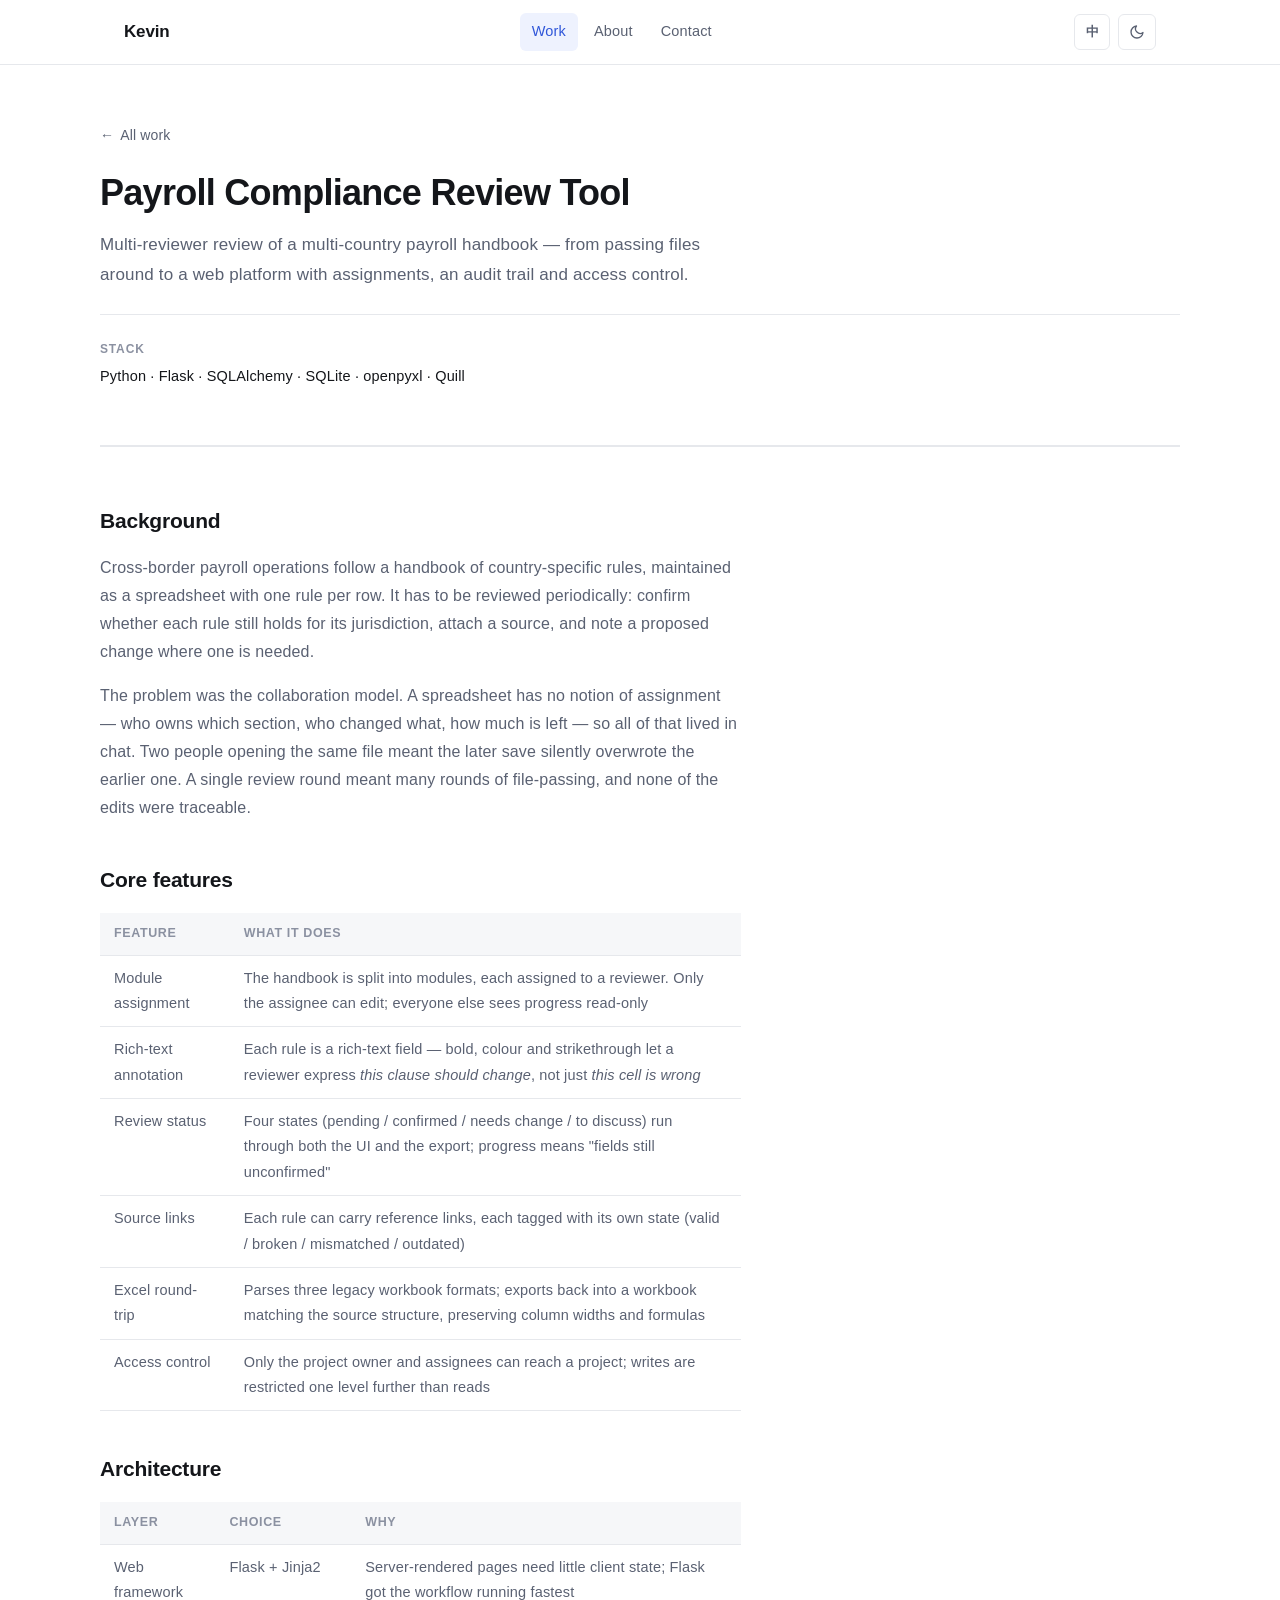
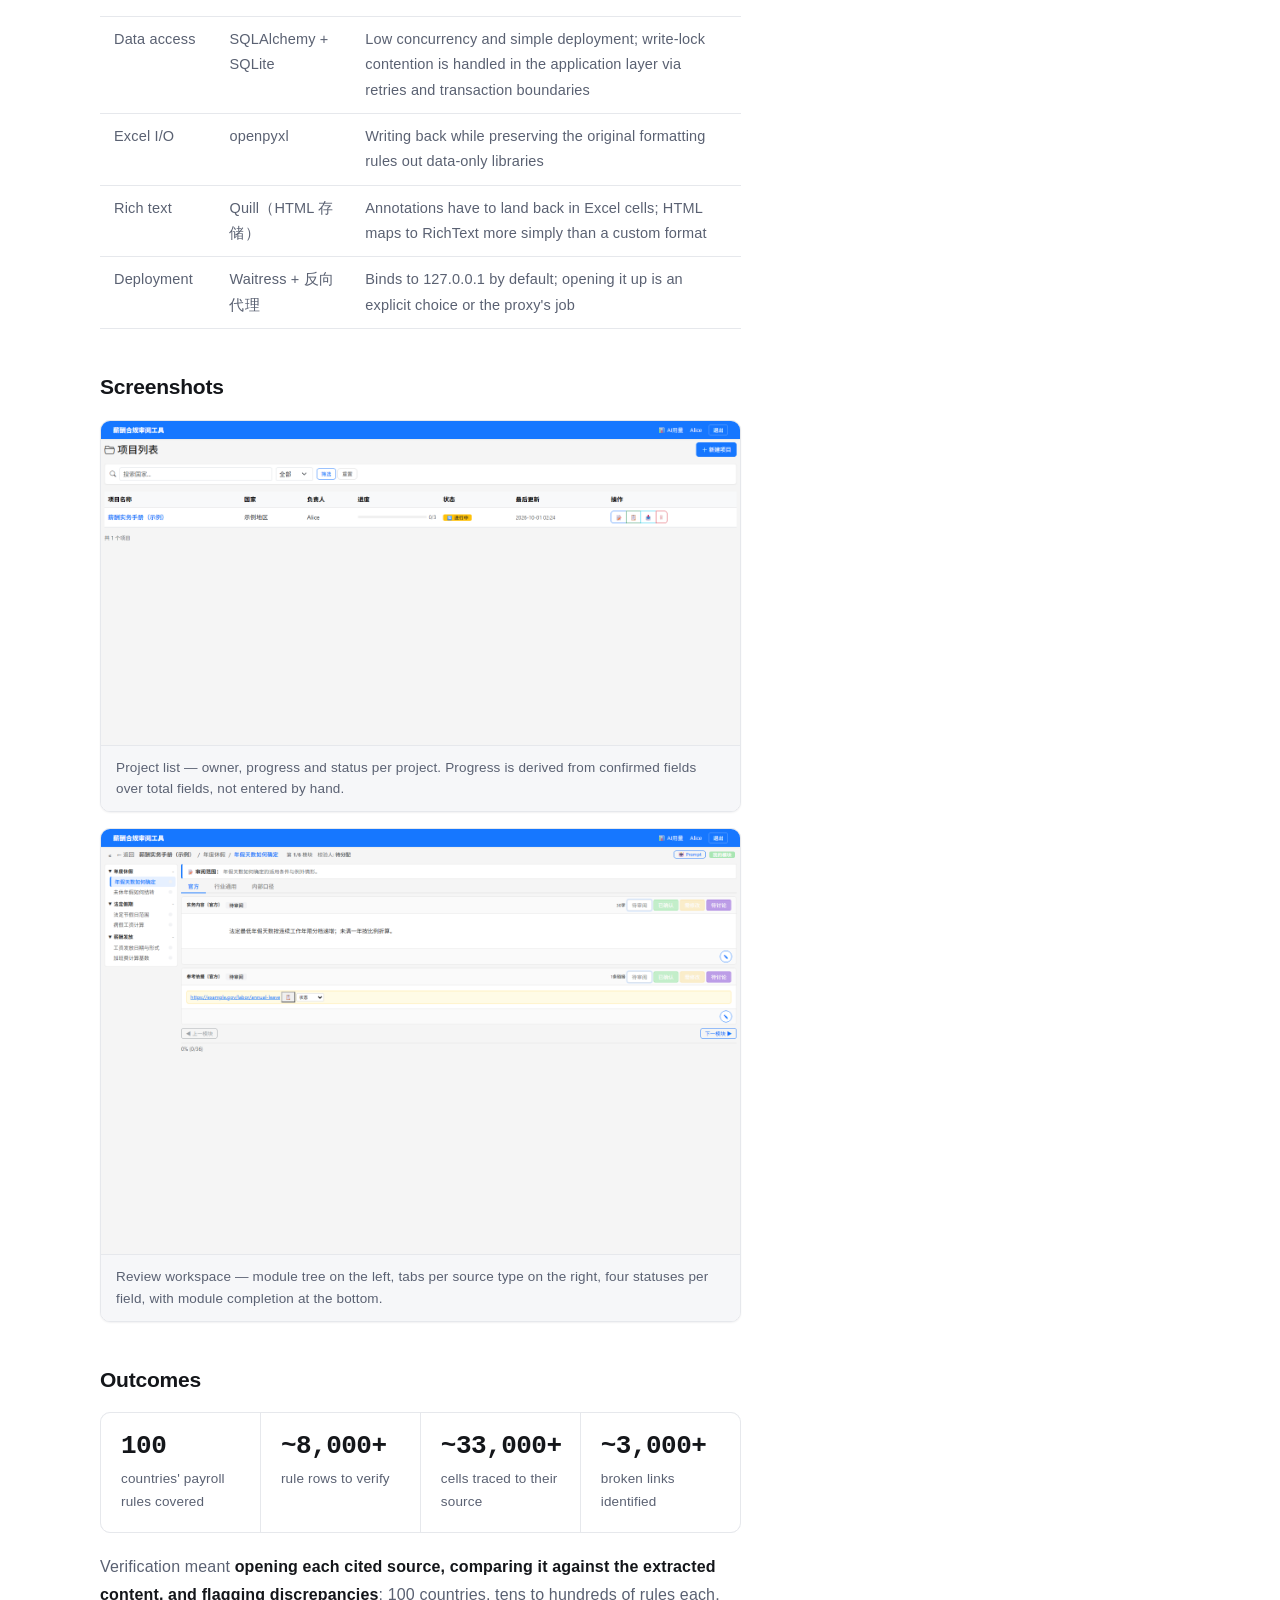
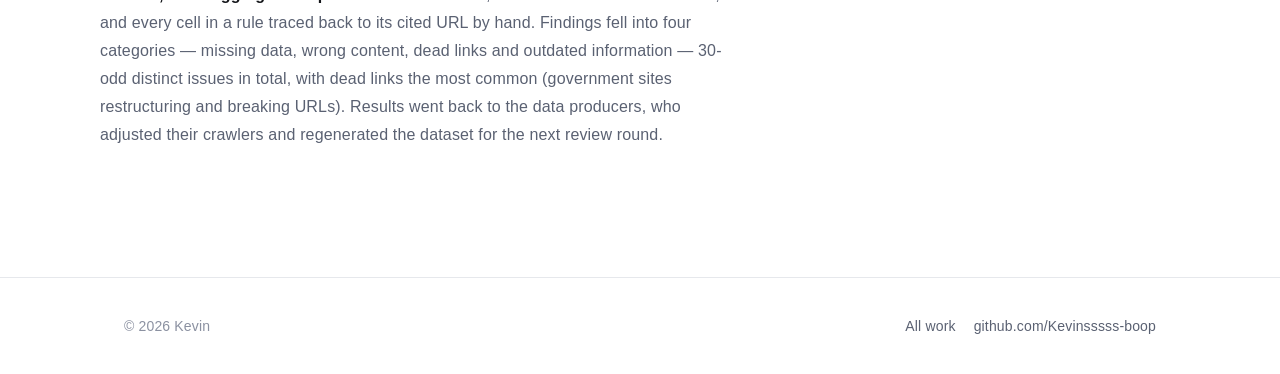
<file: projects/payroll.html>
<!DOCTYPE html>
<html lang="zh-CN" data-lang="zh" data-theme="light">
<head>
<meta charset="UTF-8">
<meta name="viewport" content="width=device-width, initial-scale=1">
<title data-zh="薪酬合规审阅工具 — Kevin" data-en="Payroll Compliance Review Tool — Kevin">薪酬合规审阅工具 — Kevin</title>
<meta name="description" content="多国薪酬规则手册的多人协作审阅平台：分模块指派校验人、富文本标注、状态留痕、Excel 导入导出。">
<script>
(function(){
  try {
    var t = localStorage.getItem('portfolio-theme');
    if (!t) t = window.matchMedia('(prefers-color-scheme: dark)').matches ? 'dark' : 'light';
    document.documentElement.setAttribute('data-theme', t);
    var l = localStorage.getItem('portfolio-lang');
    if (!l) l = (navigator.language || 'zh').toLowerCase().indexOf('zh') === 0 ? 'zh' : 'en';
    document.documentElement.setAttribute('data-lang', l);
    document.documentElement.setAttribute('lang', l === 'zh' ? 'zh-CN' : 'en');
  } catch (e) {}
})();
</script>
<link rel="stylesheet" href="../assets/css/style.css">
</head>
<body>

<header class="site-header">
  <div class="wrap">
    <a class="brand" href="../index.html">Kevin</a>
    <nav class="nav">
      <a href="../work.html" aria-current="page"><span class="zh">作品集</span><span class="en">Work</span></a>
      <a href="../about.html"><span class="zh">关于</span><span class="en">About</span></a>
      <a href="../index.html#contact"><span class="zh">联系</span><span class="en">Contact</span></a>
    </nav>
    <div class="header-tools">
      <button class="icon-btn" id="lang-toggle" type="button" aria-label="Switch to English">EN</button>
      <button class="icon-btn" id="theme-toggle" type="button" aria-label="切换深色模式"></button>
    </div>
  </div>
</header>

<main>

  <section class="wrap proj-hero">
    <a class="back-link" href="../work.html">← <span class="zh">返回作品集</span><span class="en">All work</span></a>
    <h1><span class="zh">薪酬合规审阅工具</span><span class="en">Payroll Compliance Review Tool</span></h1>
    <p class="lede">
      <span class="zh">把多国薪酬规则手册的多人协作审阅，从「互相传文件」变成一个有分工、有留痕、有权限约束的 Web 平台。</span>
      <span class="en">Multi-reviewer review of a multi-country payroll handbook — from passing files around to a web platform with assignments, an audit trail and access control.</span>
    </p>
    <dl class="proj-meta">
      <div>
        <dt><span class="zh">技术栈</span><span class="en">Stack</span></dt>
        <dd>Python · Flask · SQLAlchemy · SQLite · openpyxl · Quill</dd>
      </div>
    </dl>
  </section>

  <section class="wrap section">
    <div class="prose">

      <h2><span class="zh">项目背景</span><span class="en">Background</span></h2>
      <p>
        <span class="zh">跨国薪酬业务需要遵循一套按国家/地区编写的实务规则手册，手册以 Excel 维护，
          每一行是一条具体规则。业务上要求定期组织复核：确认这条规则在当前地区是否仍然成立、
          附上依据来源、必要时写明修改建议。</span>
        <span class="en">Cross-border payroll operations follow a handbook of country-specific rules, maintained as a
          spreadsheet with one rule per row. It has to be reviewed periodically: confirm whether each rule still holds
          for its jurisdiction, attach a source, and note a proposed change where one is needed.</span>
      </p>
      <p>
        <span class="zh">问题出在协作方式上。Excel 本身不提供分工能力——谁负责哪一块、谁改了什么、
          还剩多少没复核，全都靠人在群里同步。两个人同时打开同一份文件，后保存的会覆盖先保存的。
          复核一次要来回传很多轮文件，而且每一轮的修改都无法追溯。</span>
        <span class="en">The problem was the collaboration model. A spreadsheet has no notion of assignment — who owns which
          section, who changed what, how much is left — so all of that lived in chat. Two people opening the same file meant
          the later save silently overwrote the earlier one. A single review round meant many rounds of file-passing, and
          none of the edits were traceable.</span>
      </p>

      <h2><span class="zh">核心功能</span><span class="en">Core features</span></h2>
      <div class="table-wrap">
        <table>
          <thead>
            <tr>
              <th><span class="zh">功能</span><span class="en">Feature</span></th>
              <th><span class="zh">说明</span><span class="en">What it does</span></th>
            </tr>
          </thead>
          <tbody>
            <tr>
              <td><span class="zh">模块化分工</span><span class="en">Module assignment</span></td>
              <td><span class="zh">手册按模块切分，每个模块指派校验人；只有被指派的人能编辑该模块，其他人只能查看进度</span><span class="en">The handbook is split into modules, each assigned to a reviewer. Only the assignee can edit; everyone else sees progress read-only</span></td>
            </tr>
            <tr>
              <td><span class="zh">富文本标注</span><span class="en">Rich-text annotation</span></td>
              <td><span class="zh">每条规则用富文本编辑，可加粗、标色、加删除线，表达「这句要改」而不只是「这格不对」</span><span class="en">Each rule is a rich-text field — bold, colour and strikethrough let a reviewer express <em>this clause should change</em>, not just <em>this cell is wrong</em></span></td>
            </tr>
            <tr>
              <td><span class="zh">审阅状态</span><span class="en">Review status</span></td>
              <td><span class="zh">待审阅 / 已确认 / 需修改 / 待讨论四种状态，贯穿界面与导出，项目进度按未确认字段数计算</span><span class="en">Four states (pending / confirmed / needs change / to discuss) run through both the UI and the export; progress means "fields still unconfirmed"</span></td>
            </tr>
            <tr>
              <td><span class="zh">依据链接</span><span class="en">Source links</span></td>
              <td><span class="zh">每条规则可挂参考依据链接，并标注该链接的状态（有效 / 打不开 / 内容不符 / 已过时）</span><span class="en">Each rule can carry reference links, each tagged with its own state (valid / broken / mismatched / outdated)</span></td>
            </tr>
            <tr>
              <td><span class="zh">Excel 导入导出</span><span class="en">Excel round-trip</span></td>
              <td><span class="zh">支持三种历史格式的解析；导出写回与源文件同结构的工作簿，保留列宽与公式</span><span class="en">Parses three legacy workbook formats; exports back into a workbook matching the source structure, preserving column widths and formulas</span></td>
            </tr>
            <tr>
              <td><span class="zh">权限控制</span><span class="en">Access control</span></td>
              <td><span class="zh">项目创建者与被指派者才能访问；写操作在读取权限之上再收紧一层</span><span class="en">Only the project owner and assignees can reach a project; writes are restricted one level further than reads</span></td>
            </tr>
          </tbody>
        </table>
      </div>

      <h2><span class="zh">技术架构</span><span class="en">Architecture</span></h2>
      <div class="table-wrap">
        <table>
          <thead>
            <tr>
              <th><span class="zh">层级</span><span class="en">Layer</span></th>
              <th><span class="zh">选型</span><span class="en">Choice</span></th>
              <th><span class="zh">理由</span><span class="en">Why</span></th>
            </tr>
          </thead>
          <tbody>
            <tr>
              <td><span class="zh">Web 框架</span><span class="en">Web framework</span></td>
              <td>Flask + Jinja2</td>
              <td><span class="zh">服务端渲染为主，页面不需要复杂前端状态；选它能最快把流程跑通</span><span class="en">Server-rendered pages need little client state; Flask got the workflow running fastest</span></td>
            </tr>
            <tr>
              <td><span class="zh">数据访问</span><span class="en">Data access</span></td>
              <td>SQLAlchemy + SQLite</td>
              <td><span class="zh">并发量小、部署简单；写锁竞争的问题在应用层用重试与事务边界处理</span><span class="en">Low concurrency and simple deployment; write-lock contention is handled in the application layer via retries and transaction boundaries</span></td>
            </tr>
            <tr>
              <td><span class="zh">Excel 读写</span><span class="en">Excel I/O</span></td>
              <td>openpyxl</td>
              <td><span class="zh">需要在保留原表格式的前提下写回，纯数据写入的库做不到</span><span class="en">Writing back while preserving the original formatting rules out data-only libraries</span></td>
            </tr>
            <tr>
              <td><span class="zh">富文本</span><span class="en">Rich text</span></td>
              <td>Quill（HTML 存储）</td>
              <td><span class="zh">标注结果要能写回 Excel 单元格，HTML 到 RichText 的映射比自定义格式简单</span><span class="en">Annotations have to land back in Excel cells; HTML maps to RichText more simply than a custom format</span></td>
            </tr>
            <tr>
              <td><span class="zh">部署</span><span class="en">Deployment</span></td>
              <td>Waitress + 反向代理</td>
              <td><span class="zh">默认只监听 127.0.0.1，需要多人访问时显式开启或置于代理之后</span><span class="en">Binds to 127.0.0.1 by default; opening it up is an explicit choice or the proxy's job</span></td>
            </tr>
          </tbody>
        </table>
      </div>
      <h2><span class="zh">界面截图</span><span class="en">Screenshots</span></h2>
      <figure class="shot">
        <img src="../assets/img/payroll-list.png" alt="项目列表：进度、状态与负责人一览">
        <figcaption>
          <span class="zh">项目列表——每个项目的负责人、审阅进度与状态。进度取自「已确认字段数 / 总字段数」，不是人工填的百分比。</span>
          <span class="en">Project list — owner, progress and status per project. Progress is derived from confirmed fields over total fields, not entered by hand.</span>
        </figcaption>
      </figure>
      <figure class="shot">
        <img src="../assets/img/payroll-review.png" alt="审阅工作台：模块树、口径标签页、字段与状态">
        <figcaption>
          <span class="zh">审阅工作台——左侧是模块树，右侧按口径分标签页，每个字段可切换四种状态。底部显示该模块的完成度。</span>
          <span class="en">Review workspace — module tree on the left, tabs per source type on the right, four statuses per field, with module completion at the bottom.</span>
        </figcaption>
      </figure>

      <h2><span class="zh">量化成果</span><span class="en">Outcomes</span></h2>
      <div class="metrics">
        <div class="metric">
          <div class="n">100</div>
          <div class="k"><span class="zh">个国家的薪酬规则</span><span class="en">countries' payroll rules covered</span></div>
        </div>
        <div class="metric">
          <div class="n">~8,000+</div>
          <div class="k"><span class="zh">行待校验规则</span><span class="en">rule rows to verify</span></div>
        </div>
        <div class="metric">
          <div class="n">~33,000+</div>
          <div class="k"><span class="zh">个单元格逐条溯源</span><span class="en">cells traced to their source</span></div>
        </div>
        <div class="metric">
          <div class="n">~3,000+</div>
          <div class="k"><span class="zh">个失效链接被发现</span><span class="en">broken links identified</span></div>
        </div>
      </div>
      <p>
        <span class="zh">校验方式是<strong>逐条打开溯源链接、对照原文、标注问题</strong>：100 个国家，每个国家几十到几百条规则，
          每条规则又要逐个单元格打开引用网址人工核对。定位出的问题分四类——数据缺失、内容错误、链接失效、信息过时，
          合计 30 多项。其中链接失效占比最高（政府网站改版、页面迁移导致的 404）。
          校验结果反馈给数据生产方，对方调整抓取逻辑后重新生成，再进入下一轮校验，形成闭环。</span>
        <span class="en">Verification meant <strong>opening each cited source, comparing it against the extracted content, and
          flagging discrepancies</strong>: 100 countries, tens to hundreds of rules each, and every cell in a rule traced back to
          its cited URL by hand. Findings fell into four categories — missing data, wrong content, dead links and outdated
          information — 30-odd distinct issues in total, with dead links the most common (government sites restructuring and
          breaking URLs). Results went back to the data producers, who adjusted their crawlers and regenerated the dataset for
          the next review round.</span>
      </p>

    </div>
  </section>

</main>

<footer class="site-footer">
  <div class="wrap">
    <div>© 2026 Kevin</div>
    <div class="footer-links">
      <a href="../work.html"><span class="zh">返回作品集</span><span class="en">All work</span></a>
      <a href="https://github.com/Kevinsssss-boop" target="_blank" rel="noopener">github.com/Kevinsssss-boop</a>
    </div>
  </div>
</footer>

<script src="../assets/js/site.js" defer></script>
</body>
</html>
</file>
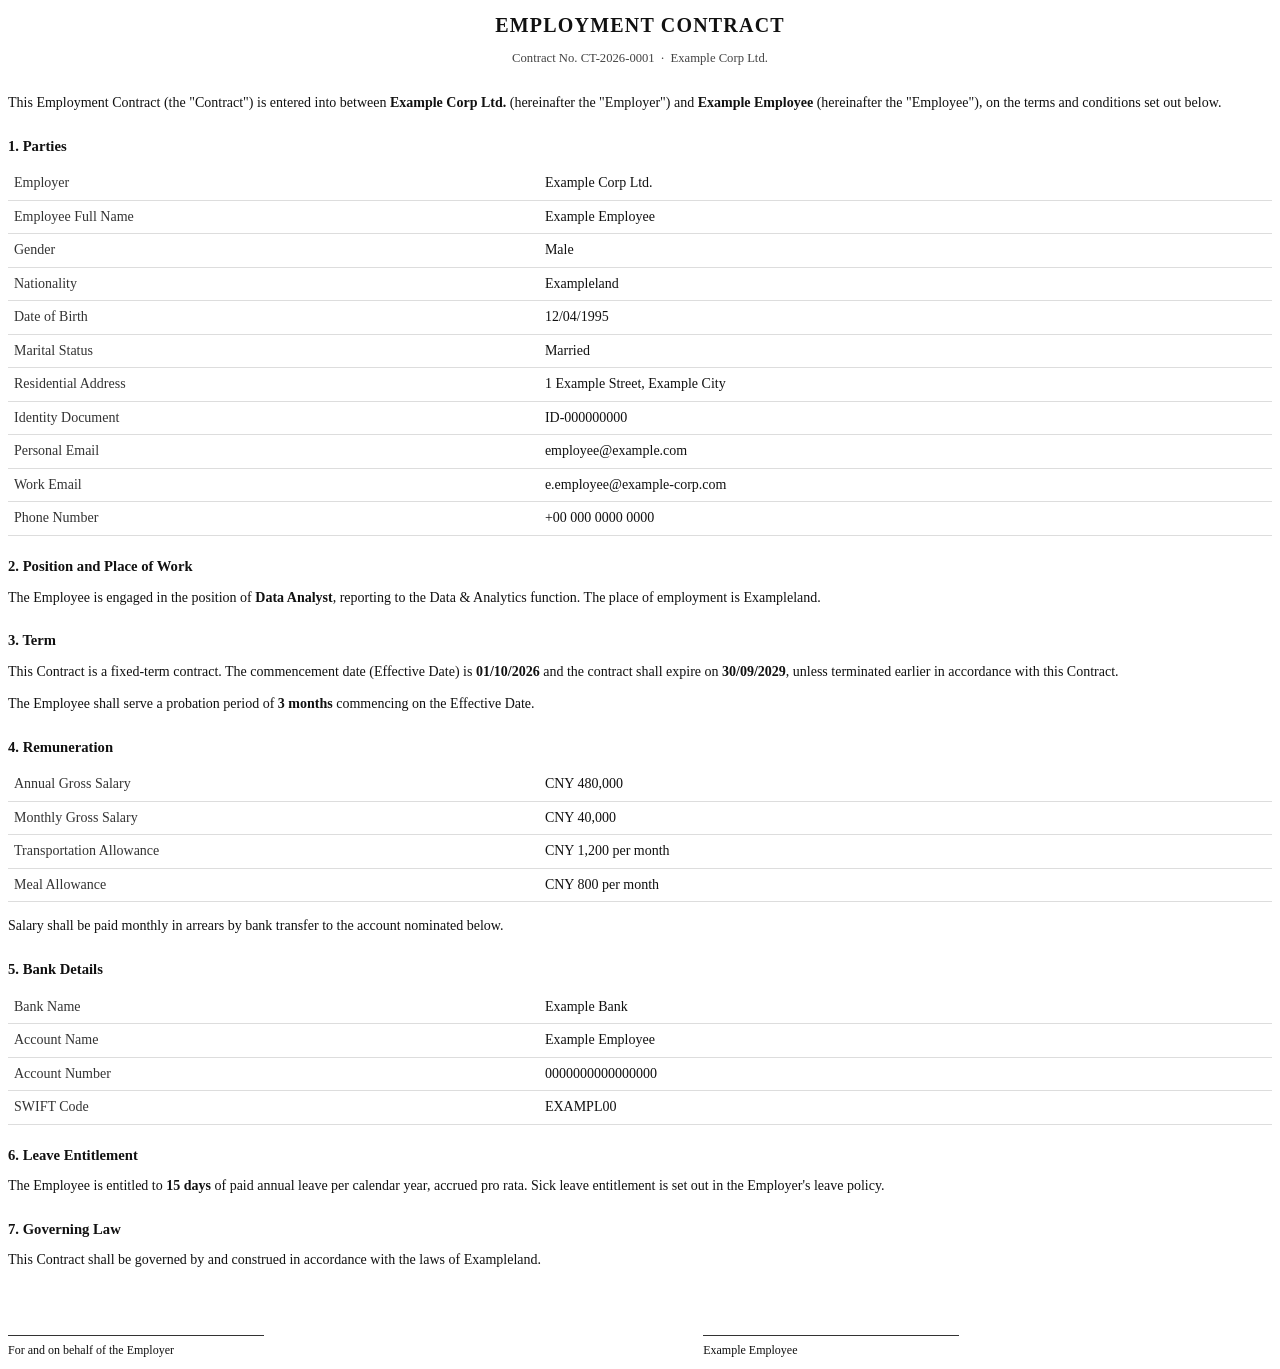
<file: tools/contract-sample.html>
<!DOCTYPE html>
<html lang="en">
<head>
<meta charset="UTF-8">
<style>
  @page { size: A4; margin: 22mm 18mm; }
  body { font-family: "Times New Roman", Georgia, serif; font-size: 10.5pt; line-height: 1.75; color: #111; }
  h1 { font-size: 15pt; text-align: center; letter-spacing: .06em; margin: 0 0 4px; }
  .sub { text-align: center; font-size: 9.5pt; color: #444; margin-bottom: 22px; }
  h2 { font-size: 11pt; margin: 18px 0 6px; }
  p { margin: 0 0 8px; text-align: justify; }
  table { width: 100%; border-collapse: collapse; margin: 8px 0 12px; }
  td { padding: 4px 6px; vertical-align: top; border-bottom: 1px solid #ddd; }
  td.k { width: 42%; color: #333; }
  .sig { margin-top: 28px; display: flex; justify-content: space-between; }
  .sig div { width: 45%; }
  .line { border-top: 1px solid #333; margin-top: 34px; padding-top: 4px; font-size: 9pt; }
</style>
</head>
<body>

<h1>EMPLOYMENT CONTRACT</h1>
<div class="sub">Contract No. CT-2026-0001 &nbsp;·&nbsp; Example Corp Ltd.</div>

<p>This Employment Contract (the "Contract") is entered into between <strong>Example Corp Ltd.</strong>
(hereinafter the "Employer") and <strong>Example Employee</strong> (hereinafter the "Employee"),
on the terms and conditions set out below.</p>

<h2>1. Parties</h2>
<table>
  <tr><td class="k">Employer</td><td>Example Corp Ltd.</td></tr>
  <tr><td class="k">Employee Full Name</td><td>Example Employee</td></tr>
  <tr><td class="k">Gender</td><td>Male</td></tr>
  <tr><td class="k">Nationality</td><td>Exampleland</td></tr>
  <tr><td class="k">Date of Birth</td><td>12/04/1995</td></tr>
  <tr><td class="k">Marital Status</td><td>Married</td></tr>
  <tr><td class="k">Residential Address</td><td>1 Example Street, Example City</td></tr>
  <tr><td class="k">Identity Document</td><td>ID-000000000</td></tr>
  <tr><td class="k">Personal Email</td><td>employee@example.com</td></tr>
  <tr><td class="k">Work Email</td><td>e.employee@example-corp.com</td></tr>
  <tr><td class="k">Phone Number</td><td>+00 000 0000 0000</td></tr>
</table>

<h2>2. Position and Place of Work</h2>
<p>The Employee is engaged in the position of <strong>Data Analyst</strong>, reporting to the
Data &amp; Analytics function. The place of employment is Exampleland.</p>

<h2>3. Term</h2>
<p>This Contract is a fixed-term contract. The commencement date (Effective Date) is
<strong>01/10/2026</strong> and the contract shall expire on <strong>30/09/2029</strong>,
unless terminated earlier in accordance with this Contract.</p>
<p>The Employee shall serve a probation period of <strong>3 months</strong> commencing on the
Effective Date.</p>

<h2>4. Remuneration</h2>
<table>
  <tr><td class="k">Annual Gross Salary</td><td>CNY 480,000</td></tr>
  <tr><td class="k">Monthly Gross Salary</td><td>CNY 40,000</td></tr>
  <tr><td class="k">Transportation Allowance</td><td>CNY 1,200 per month</td></tr>
  <tr><td class="k">Meal Allowance</td><td>CNY 800 per month</td></tr>
</table>
<p>Salary shall be paid monthly in arrears by bank transfer to the account nominated below.</p>

<h2>5. Bank Details</h2>
<table>
  <tr><td class="k">Bank Name</td><td>Example Bank</td></tr>
  <tr><td class="k">Account Name</td><td>Example Employee</td></tr>
  <tr><td class="k">Account Number</td><td>0000000000000000</td></tr>
  <tr><td class="k">SWIFT Code</td><td>EXAMPL00</td></tr>
</table>

<h2>6. Leave Entitlement</h2>
<p>The Employee is entitled to <strong>15 days</strong> of paid annual leave per calendar year,
accrued pro rata. Sick leave entitlement is set out in the Employer's leave policy.</p>

<h2>7. Governing Law</h2>
<p>This Contract shall be governed by and construed in accordance with the laws of Exampleland.</p>

<div class="sig">
  <div><div class="line">For and on behalf of the Employer</div></div>
  <div><div class="line">Example Employee</div></div>
</div>

</body>
</html>
</file>
<file: assets/css/style.css>
/* ==========================================================================
   Kevin — 个人作品集
   零依赖，纯 CSS。明暗两套主题用 CSS 变量切换，不引入任何框架。
   ========================================================================== */

:root {
  --bg: #ffffff;
  --bg-subtle: #f6f7f9;
  --surface: #ffffff;
  --surface-hover: #fafbfc;
  --border: #e6e8ec;
  --border-strong: #d3d7de;
  --text: #14161a;
  --text-muted: #5a6172;
  --text-faint: #8b91a1;
  --accent: #2f56d9;
  --accent-hover: #2344b8;
  --accent-soft: #eef2fe;
  --shadow-sm: 0 1px 2px rgba(20, 22, 26, .06);
  --shadow-md: 0 4px 16px rgba(20, 22, 26, .08);

  --radius-sm: 6px;
  --radius: 10px;
  --radius-lg: 16px;
  --maxw: 1080px;

  /* 中文排版：行高给足，避免汉字挤在一起 */
  --font-sans: -apple-system, BlinkMacSystemFont, "Segoe UI", "PingFang SC",
               "Hiragino Sans GB", "Microsoft YaHei", "Noto Sans SC", sans-serif;
  --font-mono: "SF Mono", "JetBrains Mono", Menlo, Consolas, monospace;
}

[data-theme="dark"] {
  --bg: #0e1014;
  --bg-subtle: #14171d;
  --surface: #171a21;
  --surface-hover: #1c2029;
  --border: #262b34;
  --border-strong: #333a46;
  --text: #e9ecf1;
  --text-muted: #a0a7b6;
  --text-faint: #6f7788;
  --accent: #7b9bff;
  --accent-hover: #9ab2ff;
  --accent-soft: #1a2136;
  --shadow-sm: 0 1px 2px rgba(0, 0, 0, .3);
  --shadow-md: 0 4px 16px rgba(0, 0, 0, .4);
}

*, *::before, *::after { box-sizing: border-box; }

html {
  scroll-behavior: smooth;
  -webkit-text-size-adjust: 100%;
}

body {
  margin: 0;
  background: var(--bg);
  color: var(--text);
  font-family: var(--font-sans);
  font-size: 16px;
  line-height: 1.75;
  letter-spacing: .01em;
  transition: background-color .2s ease, color .2s ease;
}

@media (prefers-reduced-motion: reduce) {
  html { scroll-behavior: auto; }
  * { transition-duration: .01ms !important; animation-duration: .01ms !important; }
}

img { max-width: 100%; height: auto; display: block; }

a {
  color: var(--accent);
  text-decoration: none;
  transition: color .15s ease;
}
a:hover { color: var(--accent-hover); }

:focus-visible {
  outline: 2px solid var(--accent);
  outline-offset: 3px;
  border-radius: 3px;
}

/* ---------- 中英切换 ----------
   两套文案同时写在 HTML 里，靠 <html data-lang> 决定显示哪一套。
   不用 JS 重建 DOM：切换是纯 CSS，不闪、不丢滚动位置；
   而且禁用 JS 时至少还能看到中文原文，不会整页空白。            */
html[data-lang="zh"] .en { display: none !important; }
html[data-lang="en"] .zh { display: none !important; }

/* ---------- 布局 ---------- */

.wrap {
  width: 100%;
  max-width: var(--maxw);
  margin: 0 auto;
  padding: 0 24px;
}

/* ---------- 顶栏 ---------- */

.site-header {
  position: sticky;
  top: 0;
  z-index: 50;
  background: color-mix(in srgb, var(--bg) 88%, transparent);
  backdrop-filter: saturate(180%) blur(12px);
  border-bottom: 1px solid var(--border);
}

.site-header .wrap {
  display: flex;
  align-items: center;
  justify-content: space-between;
  height: 64px;
  gap: 20px;
}

.brand {
  font-weight: 700;
  font-size: 17px;
  color: var(--text);
  letter-spacing: -.01em;
  white-space: nowrap;
}
.brand:hover { color: var(--accent); }
.brand span { color: var(--text-faint); font-weight: 400; }

.nav {
  display: flex;
  align-items: center;
  gap: 4px;
  flex-wrap: wrap;
}

.nav a {
  color: var(--text-muted);
  padding: 6px 12px;
  border-radius: var(--radius-sm);
  font-size: 14.5px;
  transition: background-color .15s ease, color .15s ease;
}
.nav a:hover { background: var(--bg-subtle); color: var(--text); }
.nav a[aria-current="page"] { color: var(--accent); background: var(--accent-soft); }

.header-tools { display: flex; align-items: center; gap: 8px; }

.icon-btn {
  display: inline-flex;
  align-items: center;
  justify-content: center;
  gap: 5px;
  min-width: 36px;
  height: 36px;
  padding: 0 10px;
  border: 1px solid var(--border);
  border-radius: var(--radius-sm);
  background: var(--surface);
  color: var(--text-muted);
  font-family: inherit;
  font-size: 13px;
  font-weight: 600;
  cursor: pointer;
  transition: all .15s ease;
}
.icon-btn:hover { border-color: var(--border-strong); color: var(--text); }
.icon-btn svg { width: 16px; height: 16px; }

/* ---------- 首屏 ---------- */

.hero { padding: 76px 0 68px; }

/* 头像在左、文字在右。窄屏塌成一列并居中。 */
.hero-grid {
  display: grid;
  grid-template-columns: 168px 1fr;
  gap: 40px;
  align-items: start;
}

.avatar {
  width: 168px;
  height: 168px;
  border-radius: 50%;
  object-fit: cover;
  border: 1px solid var(--border);
  background: var(--bg-subtle);
  box-shadow: var(--shadow-sm);
}

.hero h1 {
  margin: 0 0 14px;
  font-size: clamp(26px, 3.6vw, 36px);
  line-height: 1.3;
  letter-spacing: -.02em;
  font-weight: 700;
}

.hero .role {
  margin: 0 0 18px;
  font-size: 16px;
  color: var(--accent);
  font-weight: 600;
}

.hero .lede {
  margin: 0 0 20px;
  font-size: clamp(15px, 1.6vw, 17px);
  color: var(--text-muted);
  max-width: 58ch;
}

/* 自我介绍下方的标签行 */
.hero-tags { display: flex; flex-wrap: wrap; gap: 8px; margin-bottom: 28px; }

.hero-tags .tag {
  font-family: var(--font-sans);
  font-size: 13px;
  padding: 5px 13px;
  background: var(--surface);
}

.hero-actions { display: flex; gap: 12px; flex-wrap: wrap; }

.btn {
  display: inline-flex;
  align-items: center;
  gap: 7px;
  padding: 11px 22px;
  border-radius: var(--radius-sm);
  font-size: 15px;
  font-weight: 600;
  border: 1px solid transparent;
  cursor: pointer;
  transition: all .15s ease;
}
.btn-primary { background: var(--accent); color: #fff; }
.btn-primary:hover { background: var(--accent-hover); color: #fff; }
.btn-ghost { border-color: var(--border-strong); color: var(--text); background: var(--surface); }
.btn-ghost:hover { background: var(--bg-subtle); color: var(--text); }

/* ---------- 区块 ---------- */

.section { padding: 56px 0; border-top: 1px solid var(--border); }

.section-head { margin-bottom: 32px; }

.section-head h2 {
  margin: 0 0 6px;
  font-size: 24px;
  letter-spacing: -.01em;
  font-weight: 700;
}

.section-head p {
  margin: 0;
  color: var(--text-muted);
  font-size: 15px;
}

/* ---------- 作品卡片 ---------- */

.cards {
  display: grid;
  grid-template-columns: repeat(auto-fill, minmax(304px, 1fr));
  gap: 20px;
}

.card {
  position: relative;
  display: flex;
  flex-direction: column;
  border: 1px solid var(--border);
  border-radius: var(--radius-lg);
  background: var(--surface);
  overflow: hidden;
  transition: border-color .18s ease, transform .18s ease, box-shadow .18s ease;
}
.card:hover {
  border-color: var(--border-strong);
  transform: translateY(-3px);
  box-shadow: var(--shadow-md);
}

/* 拉伸链接：标题是个 <a>，用伪元素把自己铺满整张卡片，
   这样整卡可点，同时卡片里还能再放别的链接 ——
   直接写 <a> 套 <a> 是无效 HTML，浏览器会把它拆开。 */
.card .stretch { color: inherit; }
.card .stretch::after {
  content: '';
  position: absolute;
  inset: 0;
  z-index: 1;
}
.card:hover .stretch { color: var(--accent); }

/* 卡片底部的附加链接，必须浮在拉伸层之上才点得到 */
.card-links {
  position: relative;
  z-index: 2;
  display: flex;
  flex-wrap: wrap;
  gap: 14px;
  margin-top: 14px;
  padding-top: 12px;
  border-top: 1px solid var(--border);
  font-size: 13.5px;
}

/* 卡片横幅：没有截图时用品牌色渐变占位，比空白或假图诚实 */
.card-banner {
  height: 132px;
  display: flex;
  align-items: center;
  justify-content: center;
  font-size: 40px;
  border-bottom: 1px solid var(--border);
  background: var(--bg-subtle);
  position: relative;
  overflow: hidden;
}
.card-banner img { width: 100%; height: 100%; object-fit: cover; object-position: top center; }

.card-body { padding: 20px; flex: 1; display: flex; flex-direction: column; }

/* 显式给标题定色，而不是让它继承。整卡是 <a> 的写法会让标题继承成链接色，
   而「拉伸链接」写法（`<a class="stretch">` 在 h3 里面）不会 —— 两种写法
   在同一页混用时，标题颜色会不一致。这里统一成正文色，悬停再变强调色。 */
.card-body h3 { margin: 0 0 8px; font-size: 17.5px; font-weight: 700; color: var(--text); }
.card:hover .card-body h3 { color: var(--accent); }

.card-body p {
  margin: 0 0 16px;
  color: var(--text-muted);
  font-size: 14.5px;
  line-height: 1.65;
  flex: 1;
}

.tags { display: flex; flex-wrap: wrap; gap: 6px; }

.tag {
  font-size: 12px;
  font-family: var(--font-mono);
  padding: 3px 9px;
  border-radius: 100px;
  background: var(--bg-subtle);
  border: 1px solid var(--border);
  color: var(--text-muted);
  white-space: nowrap;
}

/* 强调标签用无衬线体而不是等宽体 —— 等宽体是给技术名词（Python、Flask）用的，
   放到「在线 demo」这种中英混排上会显得歪斜。字号也提一档。 */
.tag-accent {
  background: var(--accent-soft);
  border-color: transparent;
  color: var(--accent);
  font-family: var(--font-sans);
  font-weight: 600;
  font-size: 12.5px;
  letter-spacing: .02em;
  padding: 3px 10px;
}

/* ---------- 作品详情页 ---------- */

.proj-hero { padding: 56px 0 40px; border-bottom: 1px solid var(--border); }

.back-link {
  display: inline-flex;
  align-items: center;
  gap: 6px;
  font-size: 14px;
  color: var(--text-muted);
  margin-bottom: 22px;
}
.back-link:hover { color: var(--accent); }

.proj-hero h1 {
  margin: 0 0 14px;
  font-size: clamp(26px, 4vw, 36px);
  letter-spacing: -.02em;
  line-height: 1.3;
}

.proj-hero .lede { margin: 0 0 24px; font-size: 17px; color: var(--text-muted); max-width: 68ch; }

.proj-meta {
  display: grid;
  grid-template-columns: repeat(auto-fit, minmax(150px, 1fr));
  gap: 20px;
  padding-top: 24px;
  border-top: 1px solid var(--border);
}

.proj-meta dt {
  font-size: 12px;
  text-transform: uppercase;
  letter-spacing: .07em;
  color: var(--text-faint);
  font-weight: 600;
  margin-bottom: 4px;
}

.proj-meta dd { margin: 0; font-size: 14.5px; color: var(--text); }

.prose { max-width: 72ch; }
.prose h2 {
  margin: 40px 0 14px;
  font-size: 21px;
  letter-spacing: -.01em;
}
.prose h2:first-child { margin-top: 0; }
.prose h3 { margin: 28px 0 10px; font-size: 17px; }
.prose p { margin: 0 0 16px; color: var(--text-muted); }
.prose strong { color: var(--text); font-weight: 650; }

.prose ul, .prose ol { margin: 0 0 16px; padding-left: 22px; color: var(--text-muted); }
.prose li { margin-bottom: 7px; }
.prose li::marker { color: var(--text-faint); }

.prose code {
  font-family: var(--font-mono);
  font-size: .89em;
  background: var(--bg-subtle);
  border: 1px solid var(--border);
  padding: 1.5px 6px;
  border-radius: 4px;
  color: var(--text);
}

/* 提示条：用来放局限说明、数据声明这类需要被看见但不喧宾夺主的内容 */
.note {
  border: 1px solid var(--border);
  border-left: 3px solid var(--accent);
  border-radius: var(--radius-sm);
  background: var(--bg-subtle);
  padding: 16px 20px;
  margin: 0 0 20px;
  font-size: 14.5px;
  color: var(--text-muted);
}
.note strong { color: var(--text); }
.note-warn { border-left-color: #d9930a; }

/* ---------- 演示嵌入 ---------- */

.demo-frame {
  border: 1px solid var(--border);
  border-radius: var(--radius);
  overflow: hidden;
  background: var(--surface);
  margin: 0 0 16px;
}
.demo-frame iframe { display: block; width: 100%; border: 0; background: #14141e; }
.demo-bar {
  display: flex;
  align-items: center;
  justify-content: space-between;
  gap: 12px;
  padding: 10px 14px;
  border-bottom: 1px solid var(--border);
  background: var(--bg-subtle);
  font-size: 13px;
  color: var(--text-muted);
}
.demo-bar .dots { display: flex; gap: 6px; }
.demo-bar .dots i {
  width: 9px; height: 9px; border-radius: 50%;
  background: var(--border-strong); display: block;
}

/* ---------- 关于我 / 经历 ---------- */

.timeline { list-style: none; margin: 0; padding: 0; }

.timeline li {
  position: relative;
  padding: 0 0 28px 26px;
  border-left: 2px solid var(--border);
}
.timeline li:last-child { border-left-color: transparent; padding-bottom: 0; }

.timeline li::before {
  content: '';
  position: absolute;
  left: -7px; top: 7px;
  width: 12px; height: 12px;
  border-radius: 50%;
  background: var(--bg);
  border: 2px solid var(--accent);
}

.timeline h3 { margin: 0 0 3px; font-size: 16.5px; }
.timeline .when { font-size: 13.5px; color: var(--text-faint); font-family: var(--font-mono); }
.timeline p { margin: 8px 0 0; color: var(--text-muted); font-size: 14.5px; }

/* ---------- 工具对照表 ---------- */

.table-wrap { overflow-x: auto; margin: 0 0 20px; }

table { border-collapse: collapse; width: 100%; font-size: 14.5px; }

th, td {
  text-align: left;
  padding: 10px 14px;
  border-bottom: 1px solid var(--border);
  vertical-align: top;
}

th {
  font-size: 12.5px;
  text-transform: uppercase;
  letter-spacing: .05em;
  color: var(--text-faint);
  font-weight: 600;
  background: var(--bg-subtle);
  white-space: nowrap;
}

td { color: var(--text-muted); }
td strong { color: var(--text); }

/* ---------- 页脚 ---------- */

.site-footer {
  border-top: 1px solid var(--border);
  padding: 36px 0;
  margin-top: 56px;
  color: var(--text-faint);
  font-size: 14px;
}
.site-footer .wrap { display: flex; justify-content: space-between; gap: 20px; flex-wrap: wrap; }
.site-footer a { color: var(--text-muted); }
.site-footer a:hover { color: var(--accent); }
.footer-links { display: flex; gap: 18px; flex-wrap: wrap; }

/* ---------- 界面截图 ---------- */

.shot {
  margin: 0 0 16px;
  border: 1px solid var(--border);
  border-radius: var(--radius);
  overflow: hidden;
  background: var(--surface);
  box-shadow: var(--shadow-sm);
}
.shot img { width: 100%; display: block; }
.shot figcaption {
  padding: 11px 15px;
  border-top: 1px solid var(--border);
  background: var(--bg-subtle);
  font-size: 13.5px;
  color: var(--text-muted);
  line-height: 1.6;
}

.shot-grid {
  display: grid;
  grid-template-columns: repeat(auto-fit, minmax(330px, 1fr));
  gap: 16px;
  margin-bottom: 16px;
}
.shot-grid .shot { margin: 0; }

/* ---------- 数字卡片（量化成果） ---------- */

.metrics {
  display: grid;
  grid-template-columns: repeat(auto-fit, minmax(150px, 1fr));
  gap: 1px;
  background: var(--border);
  border: 1px solid var(--border);
  border-radius: var(--radius);
  overflow: hidden;
  margin: 0 0 20px;
}
.metric { background: var(--surface); padding: 18px 20px; }
.metric .n {
  font-size: 26px;
  font-weight: 700;
  letter-spacing: -.02em;
  color: var(--text);
  font-family: var(--font-mono);
  line-height: 1.2;
}
.metric .k { font-size: 13.5px; color: var(--text-muted); margin-top: 4px; }

/* 双栏：左边特性列表，右边说明 */
.split {
  display: grid;
  grid-template-columns: repeat(auto-fit, minmax(300px, 1fr));
  gap: 28px;
  align-items: start;
}

/* ---------- 响应式 ---------- */

@media (max-width: 720px) {
  .hero { padding: 44px 0 44px; }
  .hero-grid { grid-template-columns: 1fr; gap: 22px; justify-items: start; }
  .avatar { width: 104px; height: 104px; }
  .section { padding: 44px 0; }
  .site-header .wrap { height: auto; padding: 12px 20px; flex-wrap: wrap; }
  .nav { order: 3; width: 100%; overflow-x: auto; padding-bottom: 2px; }
  .nav a { white-space: nowrap; }
  .wrap { padding: 0 20px; }
  .cards { grid-template-columns: 1fr; }
  .demo-frame iframe { height: 420px !important; }
}
</file>
<file: demos/k-note/assets/index-nJ_z7uec.css>
*{margin:0;padding:0;box-sizing:border-box}body{font-family:-apple-system,BlinkMacSystemFont,Segoe UI,PingFang SC,Hiragino Sans GB,Microsoft YaHei,sans-serif;background:#f0f2f5;color:#1a1a2e;-webkit-font-smoothing:antialiased;overflow:hidden;-webkit-user-select:none;user-select:none}.app-layout{display:flex;height:100vh;overflow:hidden}.sidebar{width:240px;min-width:240px;background:linear-gradient(180deg,#1a1a2e,#16213e);color:#fff;display:flex;flex-direction:column;padding:20px 0;z-index:10}.sidebar-logo{display:flex;align-items:center;gap:10px;padding:0 20px 24px;border-bottom:1px solid rgba(255,255,255,.08)}.sidebar-logo-icon{font-size:28px}.sidebar-logo-text{font-size:20px;font-weight:700;letter-spacing:2px}.sidebar-add-btn{margin:16px;padding:12px;border:none;border-radius:10px;background:linear-gradient(135deg,#1677ff,#4096ff);color:#fff;font-size:15px;font-weight:600;cursor:pointer;display:flex;align-items:center;justify-content:center;gap:8px;transition:all .2s;letter-spacing:1px}.sidebar-add-btn:hover{transform:translateY(-1px);box-shadow:0 4px 12px #1677ff80}.sidebar-nav{flex:1;padding:8px 12px}.sidebar-nav-item{display:flex;align-items:center;gap:10px;padding:10px 12px;border-radius:8px;cursor:pointer;color:#ffffffa6;font-size:14px;transition:all .15s;margin-bottom:2px;font-weight:500}.sidebar-nav-item:hover{background:#ffffff14;color:#ffffffe6}.sidebar-nav-item.active{background:#1677ff4d;color:#fff}.sidebar-nav-icon{font-size:16px;width:20px;text-align:center}.sidebar-nav-label{letter-spacing:.5px}.sidebar-footer{padding:16px 20px;border-top:1px solid rgba(255,255,255,.08)}.sidebar-budget-label{font-size:11px;color:#ffffff73;margin-bottom:4px;text-transform:uppercase;letter-spacing:1px}.sidebar-budget-value{font-size:18px;font-weight:700;color:#f5a623}.main-content{flex:1;display:flex;flex-direction:column;overflow:hidden;background:#f0f2f5}.content-header{display:flex;justify-content:space-between;align-items:center;padding:20px 28px 16px;background:#fff;border-bottom:1px solid #f0f0f0;-webkit-app-region:drag}.content-header h2{font-size:20px;font-weight:700;color:#1a1a2e}.header-actions{display:flex;gap:12px;align-items:center;-webkit-app-region:no-drag}.header-budget-btn{padding:6px 16px;border:1.5px solid #e0e0e0;border-radius:8px;background:#fff;color:#666;font-size:13px;cursor:pointer;transition:all .15s;white-space:nowrap}.header-budget-btn:hover{border-color:#1677ff;color:#1677ff}.content-body{flex:1;overflow-y:auto;padding:24px 28px}.dash-cards{display:grid;grid-template-columns:repeat(4,1fr);gap:16px;margin-bottom:24px}.dash-card{background:#fff;border-radius:14px;padding:20px 24px;box-shadow:0 1px 4px #0000000a}.dash-card-label{font-size:12px;color:#999;margin-bottom:8px;font-weight:500}.dash-card-value{font-size:26px;font-weight:800;color:#1a1a2e;letter-spacing:-1px}.dash-card-value.red{color:#ff4d4f}.dash-card-value.green{color:#52c41a}.dash-charts{display:grid;grid-template-columns:1fr 1fr;gap:16px;margin-bottom:24px}.dash-chart-box{background:#fff;border-radius:14px;padding:20px 24px;box-shadow:0 1px 4px #0000000a}.dash-chart-box h3{font-size:15px;font-weight:600;margin-bottom:12px;color:#333}.dash-empty{text-align:center;color:#bbb;padding:40px;font-size:14px}.dash-recent{background:#fff;border-radius:14px;padding:20px 24px;box-shadow:0 1px 4px #0000000a}.dash-recent h3{font-size:15px;font-weight:600;margin-bottom:12px;color:#333}.dash-recent-item{display:flex;align-items:center;padding:10px 0;border-bottom:1px solid #f5f5f5;font-size:14px}.dash-recent-item:last-child{border-bottom:none}.dash-recent-cat{flex:1;color:#333;font-weight:500}.dash-recent-date{color:#bbb;margin:0 16px;font-size:13px}.dash-recent-amount{color:#ff4d4f;font-weight:600;font-variant-numeric:tabular-nums}.expense-list-desktop{background:#fff;border-radius:14px;box-shadow:0 1px 4px #0000000a;overflow:hidden}.expense-list-header{display:grid;grid-template-columns:2fr 1fr 1.5fr 1fr 1fr;gap:12px;padding:14px 20px;background:#fafafa;font-size:12px;font-weight:600;color:#999;text-transform:uppercase;letter-spacing:.5px;border-bottom:1px solid #f0f0f0}.expense-row{display:grid;grid-template-columns:2fr 1fr 1.5fr 1fr 1fr;gap:12px;padding:14px 20px;align-items:center;border-bottom:1px solid #f5f5f5;cursor:pointer;transition:background .1s;font-size:14px}.expense-row:hover{background:#fafbff}.expense-row:last-child{border-bottom:none}.expense-row .col-category{display:flex;align-items:center;gap:8px;font-weight:500}.expense-row .col-icon{width:32px;height:32px;border-radius:8px;display:flex;align-items:center;justify-content:center;font-size:16px}.expense-row .col-sub,.expense-row .col-date{color:#999;font-size:13px}.expense-row .col-note{color:#bbb;font-size:13px;overflow:hidden;text-overflow:ellipsis;white-space:nowrap}.expense-row .col-amount{font-weight:700;color:#ff4d4f;text-align:left;font-variant-numeric:tabular-nums;display:flex;align-items:center;justify-content:flex-start;gap:8px}.expense-row .col-amount-text{flex-shrink:0}.expense-row .col-delete{text-align:right;color:#ccc;cursor:pointer;font-size:15px;transition:color .15s}.expense-row .col-delete:hover{color:#ff4d4f}.expense-empty{text-align:center;padding:60px;color:#999}.expense-empty .empty-icon{font-size:48px;margin-bottom:12px}.expense-empty .empty-text{font-size:15px}.stats-summary{display:flex;justify-content:space-between;align-items:center;margin-bottom:20px}.stats-summary-left{display:flex;align-items:center;gap:16px}.year-select{padding:8px 16px;border:1.5px solid #e0e0e0;border-radius:8px;font-size:14px;background:#fff;color:#333;cursor:pointer;outline:none}.year-select:focus{border-color:#1677ff}.year-total{font-size:18px;font-weight:700;color:#ff4d4f}.stats-charts{display:grid;grid-template-columns:1.5fr 1fr;gap:16px;margin-bottom:24px}.stats-chart-box{background:#fff;border-radius:14px;padding:20px 24px;box-shadow:0 1px 4px #0000000a}.stats-chart-box.large{grid-column:span 1}.stats-chart-box h3{font-size:15px;font-weight:600;margin-bottom:12px;color:#333}.stats-rank{background:#fff;border-radius:14px;padding:20px 24px;box-shadow:0 1px 4px #0000000a}.stats-rank h3{font-size:15px;font-weight:600;margin-bottom:16px;color:#333}.rank-list{display:flex;flex-direction:column;gap:10px}.rank-item{display:flex;align-items:center;gap:12px;position:relative;height:32px}.rank-num{width:24px;height:24px;border-radius:6px;background:#f5f5f5;display:flex;align-items:center;justify-content:center;font-size:12px;font-weight:700;color:#999;flex-shrink:0}.rank-item:nth-child(1) .rank-num{background:#fff7e6;color:#fa8c16}.rank-item:nth-child(2) .rank-num{background:#f5f5f5;color:#666}.rank-item:nth-child(3) .rank-num{background:#fff2f0;color:#ff6b6b}.rank-bar{position:absolute;left:44px;height:100%;border-radius:6px;opacity:.12;z-index:0}.rank-label{flex:1;font-size:14px;font-weight:500;z-index:1;position:relative}.rank-value{font-size:14px;font-weight:600;color:#1a1a2e;z-index:1;position:relative;font-variant-numeric:tabular-nums}.category-grid{display:grid;grid-template-columns:repeat(3,1fr);gap:10px}.category-grid-item{display:flex;flex-direction:column;align-items:center;justify-content:center;padding:16px 8px 14px;border-radius:14px;border:2.5px solid #eee;cursor:pointer;transition:all .18s cubic-bezier(.4,0,.2,1);background:#fafafa;text-align:center;position:relative;overflow:hidden;-webkit-user-select:none;user-select:none}.category-grid-item:hover{border-color:#b3d4ff;background:#f0f7ff;transform:translateY(-2px);box-shadow:0 4px 12px #1677ff1f}.category-grid-item:active{transform:scale(.95);transition:transform .08s}.category-grid-item.selected{border-color:#1677ff;background:linear-gradient(135deg,#e6f4ff,#f0f8ff);box-shadow:0 0 0 4px #1677ff1f,0 4px 14px #1677ff2e;transform:translateY(-2px) scale(1.03)}.category-grid-item.selected:after{content:"✓";position:absolute;top:6px;right:8px;width:20px;height:20px;border-radius:10px;background:#1677ff;color:#fff;font-size:11px;font-weight:700;display:flex;align-items:center;justify-content:center;line-height:1}.category-grid-item .cat-icon{font-size:30px;margin-bottom:6px;transition:transform .18s}.category-grid-item.selected .cat-icon{transform:scale(1.15)}.category-grid-item .cat-label{font-size:13px;color:#666;font-weight:500;transition:color .18s}.category-grid-item.selected .cat-label{color:#1677ff;font-weight:700}.subcategory-grid{display:grid;grid-template-columns:repeat(3,1fr);gap:8px}.subcategory-item{padding:11px 8px;border-radius:10px;border:2px solid #eee;cursor:pointer;text-align:center;font-size:13px;color:#666;font-weight:500;transition:all .18s cubic-bezier(.4,0,.2,1);background:#fafafa;-webkit-user-select:none;user-select:none}.subcategory-item:hover{border-color:#b3d4ff;background:#f0f7ff;transform:translateY(-1px);box-shadow:0 3px 8px #1677ff14}.subcategory-item:active{transform:scale(.95);transition:transform .08s}.subcategory-item.selected{border-color:#1677ff;background:#1677ff;color:#fff;font-weight:700;box-shadow:0 0 0 3px #1677ff26,0 3px 10px #1677ff40;transform:scale(1.04)}.category-manager{max-width:960px}.cm-header{display:flex;justify-content:space-between;align-items:center;margin-bottom:28px}.cm-header h2{font-size:20px;font-weight:700;color:#1a1a2e}.cm-add-cat-btn{padding:10px 20px;border:none;border-radius:10px;background:linear-gradient(135deg,#1677ff,#4096ff);color:#fff;font-size:14px;font-weight:600;cursor:pointer;display:flex;align-items:center;gap:6px;transition:all .2s}.cm-add-cat-btn:hover{transform:translateY(-1px);box-shadow:0 4px 12px #1677ff66}.cm-section{margin-bottom:32px}.cm-section-title{font-size:14px;font-weight:600;color:#999;text-transform:uppercase;letter-spacing:1px;margin-bottom:14px;padding-left:4px}.cm-empty{text-align:center;color:#bbb;padding:32px;font-size:14px;background:#fff;border-radius:12px;border:1.5px dashed #e0e0e0}.cm-cards{display:flex;flex-direction:column;gap:12px}.cm-category-card{background:#fff;border-radius:14px;padding:18px 22px;box-shadow:0 1px 4px #0000000a;border:1.5px solid transparent;transition:border-color .2s}.cm-category-card.custom{border-color:#e6f4ff}.cm-category-card.custom:hover{border-color:#b3d4ff}.cm-cat-header{display:flex;align-items:center;gap:10px;margin-bottom:12px}.cm-cat-icon{font-size:24px;width:36px;text-align:center}.cm-cat-name{font-size:15px;font-weight:700;color:#1a1a2e;flex:1}.cm-cat-actions{display:flex;align-items:center;gap:6px}.cm-cat-badge{font-size:11px;padding:3px 10px;border-radius:20px;font-weight:500;display:flex;align-items:center;gap:4px}.preset-badge{background:#f5f5f5;color:#999}.cm-icon-btn{width:32px;height:32px;border-radius:8px;border:none;cursor:pointer;display:flex;align-items:center;justify-content:center;font-size:14px;transition:all .15s;background:transparent;color:#999}.cm-icon-btn.edit:hover{background:#e6f4ff;color:#1677ff}.cm-icon-btn.delete:hover{background:#fff2f0;color:#ff4d4f}.cm-sub-grid{display:grid;grid-template-columns:repeat(4,1fr);gap:10px;margin-bottom:14px}.cm-sub-card{display:flex;flex-direction:column;align-items:center;gap:6px;padding:16px 10px 14px;border-radius:14px;background:#f5f5f5;border:1.5px solid transparent;cursor:default;transition:all .18s cubic-bezier(.4,0,.2,1);position:relative;min-height:84px;text-align:center}.cm-sub-card.preset{background:#f8f8f8;color:#888}.cm-sub-card.custom{background:#f0f7ff;color:#1677ff;cursor:pointer;border-color:#e6f4ff}.cm-sub-card.custom:hover{border-color:#91caff;background:#e6f4ff;transform:translateY(-2px);box-shadow:0 4px 12px #1677ff1f}.cm-sub-card.editing{background:#fff;border-color:#1677ff;box-shadow:0 0 0 3px #1677ff1f;padding:10px 8px;cursor:default;flex-direction:column;gap:6px}.cm-sub-card-icon{font-size:26px;line-height:1;transition:transform .15s}.cm-sub-card.custom:hover .cm-sub-card-icon{transform:scale(1.15)}.cm-sub-card-emoji{cursor:pointer;padding:4px;border-radius:8px;transition:background .15s}.cm-sub-card-emoji:hover{background:#e6f4ff}.cm-sub-card-label{font-size:13px;font-weight:500;overflow:hidden;text-overflow:ellipsis;white-space:nowrap;max-width:100%}.cm-sub-card-input{width:100%}.cm-sub-card-del{position:absolute;top:4px;right:6px;width:20px;height:20px;border-radius:10px;display:flex;align-items:center;justify-content:center;font-size:14px;font-weight:700;color:#bbb;transition:all .15s;opacity:0}.cm-sub-card.custom:hover .cm-sub-card-del{opacity:1}.cm-sub-card-del:hover{background:#ff4d4f;color:#fff}.cm-sub-empty{font-size:13px;color:#ccc;font-style:italic;padding:4px 0}.cm-sub-emoji-grid{display:flex;flex-wrap:wrap;gap:4px}.cm-sub-emoji-item{width:30px;height:30px;display:flex;align-items:center;justify-content:center;font-size:16px;border-radius:6px;cursor:pointer;border:2px solid transparent;transition:all .12s;background:#fafafa}.cm-sub-emoji-item:hover{background:#f0f7ff;border-color:#b3d4ff;transform:scale(1.15)}.cm-sub-emoji-item.selected{background:#e6f4ff;border-color:#1677ff;box-shadow:0 0 0 2px #1677ff1f}.cm-add-sub-area{margin-top:4px}.cm-add-sub-icon-row{display:flex;align-items:center;gap:8px;margin-top:8px}.cm-add-sub-icon-label{font-size:12px;color:#999;white-space:nowrap;flex-shrink:0}.cm-add-sub-btn{padding:6px 14px;border:1.5px dashed #d9d9d9;border-radius:8px;background:transparent;color:#999;font-size:12px;cursor:pointer;display:inline-flex;align-items:center;gap:4px;transition:all .15s}.cm-add-sub-btn:hover{border-color:#1677ff;color:#1677ff;background:#f0f7ff}.cm-add-sub-row{display:flex;align-items:center;gap:8px}.cm-btn-small{padding:4px 12px;border:1.5px solid #e0e0e0;border-radius:6px;background:#fff;color:#666;font-size:12px;cursor:pointer;transition:all .15s;white-space:nowrap}.cm-btn-small:hover{border-color:#1677ff;color:#1677ff}.cm-btn-small.primary{background:#1677ff;border-color:#1677ff;color:#fff}.cm-btn-small.primary:hover{background:#4096ff;border-color:#4096ff}.cm-emoji-grid{display:grid;grid-template-columns:repeat(10,1fr);gap:6px;max-height:180px;overflow-y:auto;padding:4px}.cm-emoji-item{width:100%;aspect-ratio:1;display:flex;align-items:center;justify-content:center;font-size:22px;border-radius:8px;cursor:pointer;border:2px solid transparent;transition:all .15s;background:#fafafa}.cm-emoji-item:hover{background:#f0f7ff;border-color:#b3d4ff;transform:scale(1.1)}.cm-emoji-item.selected{background:#e6f4ff;border-color:#1677ff;box-shadow:0 0 0 2px #1677ff26}.cm-form-item{margin-bottom:18px}.cm-form-item label{display:block;font-size:13px;font-weight:600;color:#333;margin-bottom:8px}.cm-sub-input-row{display:flex;gap:8px;align-items:center}.quick-budget-btn{padding:6px 14px;border:1.5px solid #e0e0e0;border-radius:6px;background:#fff;color:#666;font-size:13px;cursor:pointer;transition:all .15s}.quick-budget-btn:hover{border-color:#1677ff;color:#1677ff}.quick-budget-btn.active{border-color:#1677ff;background:#e6f4ff;color:#1677ff;font-weight:600}.content-body::-webkit-scrollbar{width:6px}.content-body::-webkit-scrollbar-thumb{background:#d9d9d9;border-radius:3px}.content-body::-webkit-scrollbar-thumb:hover{background:#bbb}@media (max-width: 800px){.sidebar{width:60px;min-width:60px}.sidebar-logo-text,.sidebar-nav-label,.sidebar-add-btn span,.sidebar-budget-label,.sidebar-budget-value{display:none}.sidebar-add-btn{padding:10px;justify-content:center;margin:12px 8px}.dash-cards{grid-template-columns:repeat(2,1fr)}.dash-charts{grid-template-columns:1fr}}.snake-game-page{display:flex;flex-direction:column;align-items:center;padding:24px 20px;gap:20px;height:100%;overflow-y:auto}.snake-header{display:flex;align-items:center;justify-content:space-between;width:100%;max-width:440px}.snake-title{font-size:22px;font-weight:700;color:#1a1a2e}.snake-scores{display:flex;gap:20px}.snake-score-item{display:flex;flex-direction:column;align-items:center}.snake-score-label{font-size:11px;color:#999;text-transform:uppercase;letter-spacing:1px}.snake-score-value{font-size:22px;font-weight:800;color:#4ade80}.snake-score-high{color:#f59e0b}.snake-canvas-wrap{position:relative;border-radius:12px;overflow:hidden;box-shadow:0 0 0 2px #4ade8026,0 8px 32px #0000001f}.snake-canvas{display:block;border-radius:12px}.snake-controls{display:flex;gap:12px}.snake-btn{padding:10px 28px;border:none;border-radius:10px;font-size:15px;font-weight:600;cursor:pointer;transition:all .2s ease}.snake-btn-start{background:linear-gradient(135deg,#4ade80,#22c55e);color:#fff;box-shadow:0 4px 14px #22c55e59}.snake-btn-start:hover{transform:translateY(-1px);box-shadow:0 6px 20px #22c55e73}.snake-btn-pause{background:linear-gradient(135deg,#f59e0b,#d97706);color:#fff;box-shadow:0 4px 14px #f59e0b4d}.snake-btn-pause:hover{transform:translateY(-1px)}.snake-btn-resume{background:linear-gradient(135deg,#3b82f6,#2563eb);color:#fff;box-shadow:0 4px 14px #3b82f64d}.snake-btn-resume:hover{transform:translateY(-1px)}.snake-dpad{display:grid;grid-template-areas:". up ." "left center right" ". down .";grid-template-columns:repeat(3,56px);grid-template-rows:repeat(3,56px);gap:4px}.snake-dpad-up{grid-area:up}.snake-dpad-down{grid-area:down}.snake-dpad-left{grid-area:left}.snake-dpad-right{grid-area:right}.snake-dpad-center{grid-area:center}.snake-dpad-btn{border:none;border-radius:10px;font-size:18px;background:#e8ecf1;color:#555;cursor:pointer;display:flex;align-items:center;justify-content:center;transition:all .1s;-webkit-user-select:none;user-select:none;-webkit-tap-highlight-color:transparent}.snake-dpad-btn:active{background:#c8d0dc;transform:scale(.95)}.snake-dpad-center{background:transparent;cursor:default;font-size:8px;color:#ccc}.snake-tips{text-align:center;color:#aaa;font-size:12px;line-height:1.8}
</file>
